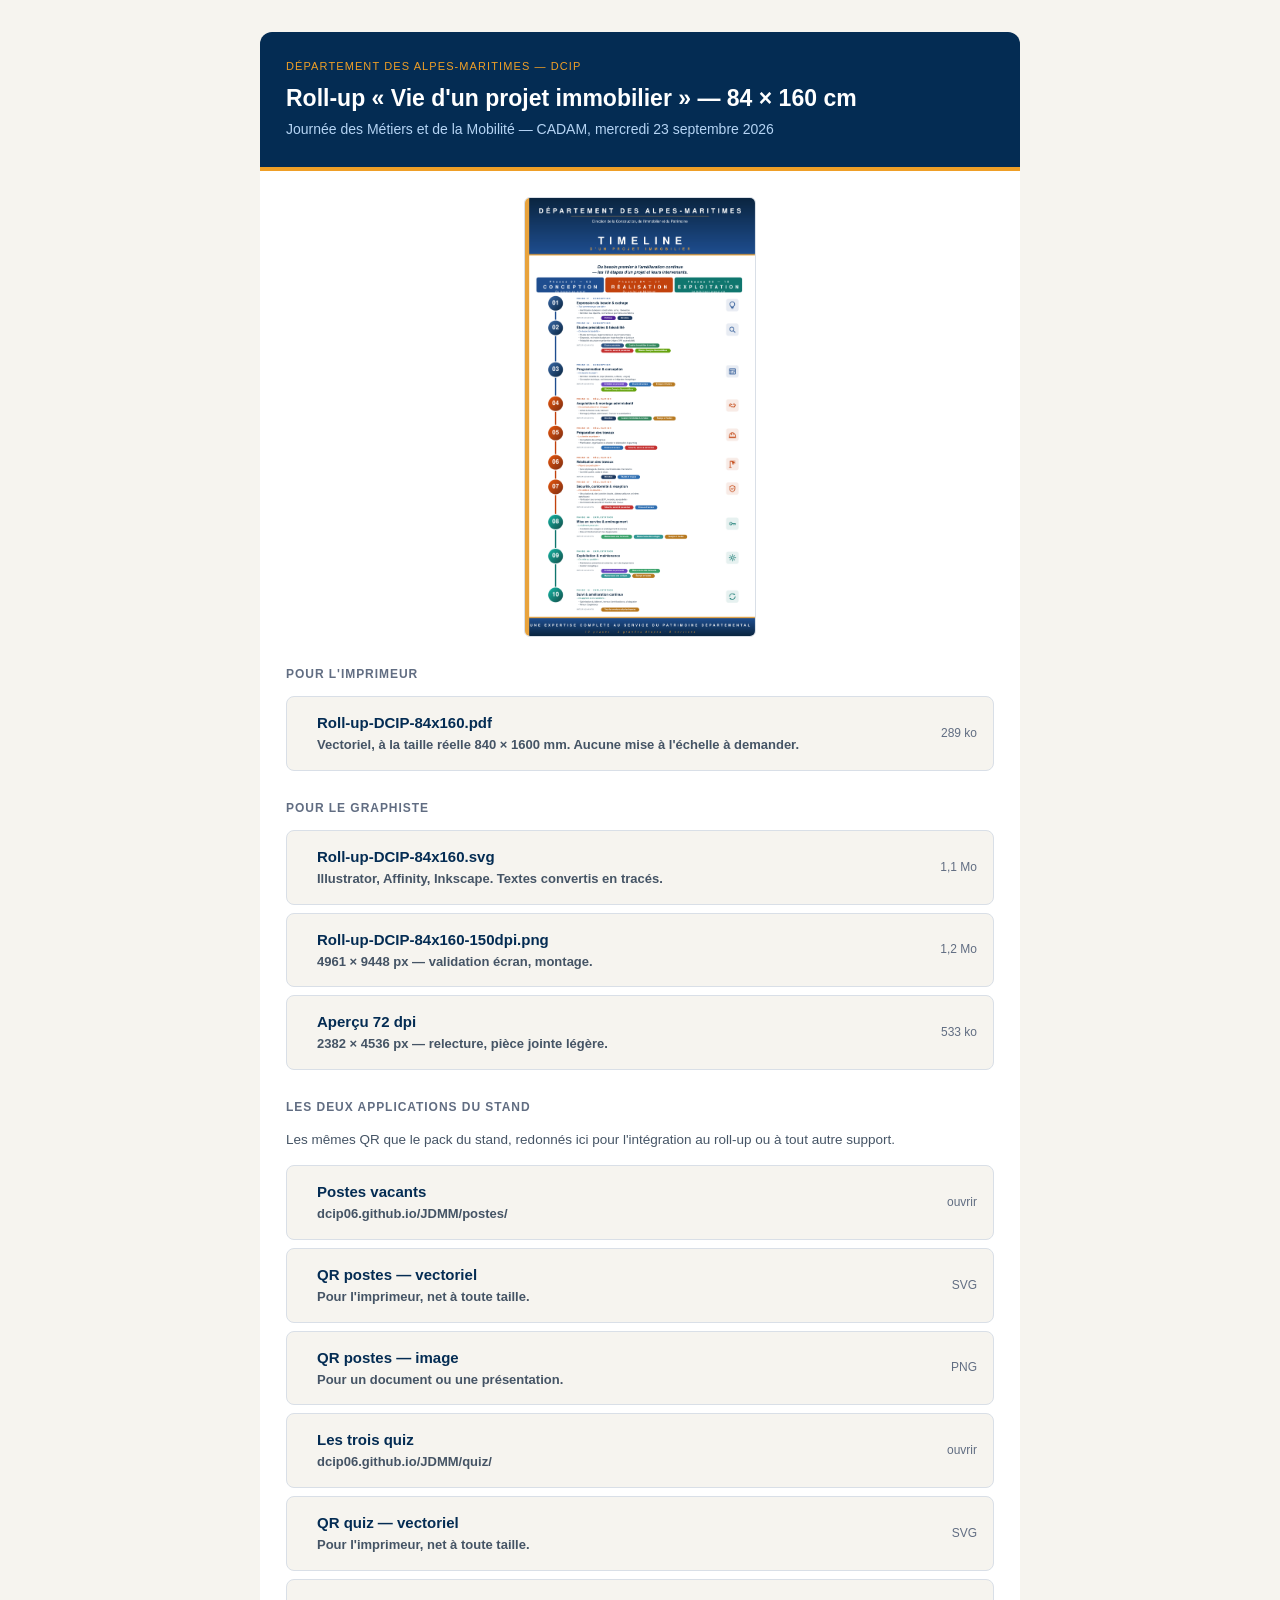
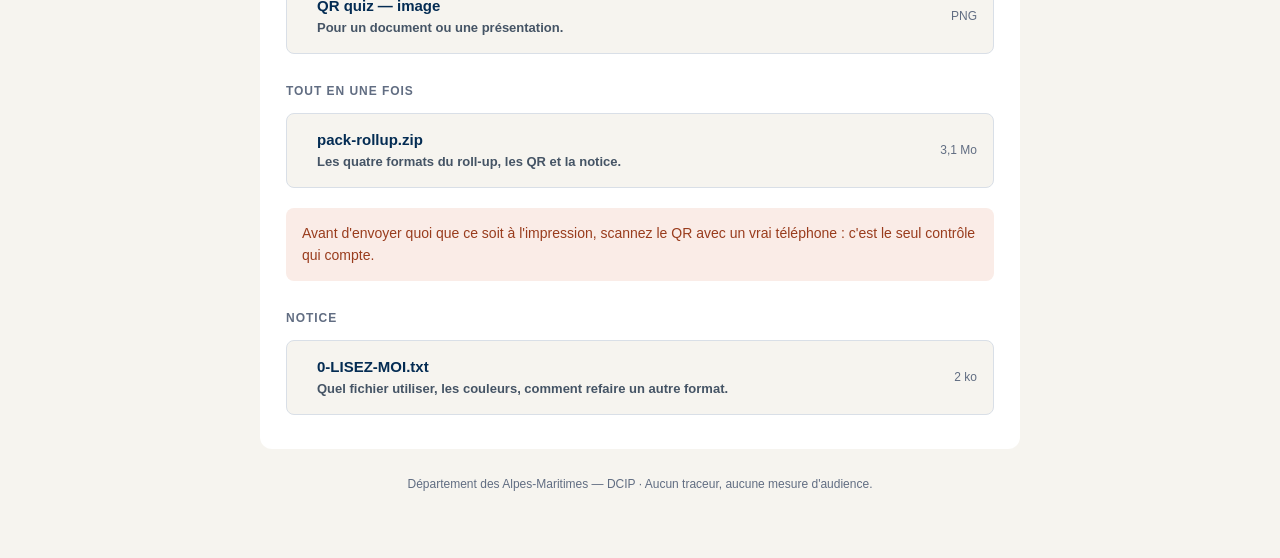
<file: assets/pack-rollup/index.html>
<!doctype html>
<html lang="fr">
<head>
<meta charset="utf-8">
<meta name="viewport" content="width=device-width, initial-scale=1">
<title>Roll-up 84 × 160 — JDMM 2026</title>
<style>
  :root { color-scheme: light; }
  body { margin:0; padding:32px 20px 64px; background:#F6F4EF; color:#042C53;
         font-family:-apple-system,BlinkMacSystemFont,"Segoe UI",Roboto,Helvetica,Arial,sans-serif;
         line-height:1.6; }
  .page { max-width:760px; margin:0 auto; }
  header { background:#042C53; color:#fff; border-radius:12px 12px 0 0;
           border-bottom:4px solid #EF9F27; padding:26px; }
  header p.sur { margin:0; font-size:11px; letter-spacing:.1em; text-transform:uppercase; color:#EF9F27; }
  header h1 { margin:8px 0 0; font-size:23px; line-height:1.25; }
  header p.date { margin:6px 0 0; font-size:14px; color:#B5D4F4; }
  main { background:#fff; border-radius:0 0 12px 12px; padding:26px; }
  h2 { font-size:12px; letter-spacing:.08em; text-transform:uppercase; color:#616D82;
       margin:28px 0 12px; }
  h2:first-child { margin-top:0; }
  a.bloc { display:flex; align-items:center; gap:14px; padding:14px 16px; margin-bottom:8px;
           background:#F6F4EF; border:1px solid #D9DFE7; border-radius:8px;
           text-decoration:none; color:inherit; }
  a.bloc:hover { border-color:#378ADD; background:#E6F1FB; }
  a.bloc strong { display:block; font-size:15px; }
  a.bloc span { display:block; font-size:13px; color:#455465; }
  a.bloc em { margin-left:auto; font-style:normal; font-size:12px; color:#616D82; white-space:nowrap; }
  .avert { padding:14px 16px; background:#FAECE7; border-radius:8px; color:#993C1D;
           font-size:14px; margin:20px 0 0; }
  footer { margin-top:26px; font-size:12px; color:#616D82; text-align:center; }

  .apercu { display:block; width:100%; max-width:230px; margin:0 auto 4px;
            border:1px solid #D9DFE7; border-radius:6px; }
  .note { font-size:13.5px; color:#455465; margin:0 0 14px; }
</style>
</head>
<body>
<div class="page">
<header>
  <p class="sur">Département des Alpes-Maritimes — DCIP</p>
  <h1>Roll-up « Vie d'un projet immobilier » — 84 × 160 cm</h1>
  <p class="date">Journée des Métiers et de la Mobilité — CADAM, mercredi 23 septembre 2026</p>
</header>
<main>

  <img class="apercu" src="Roll-up-DCIP-84x160-apercu-72dpi.png"
       alt="Aperçu du roll-up : bandeau du Département, les trois étapes, les dix phases du projet.">

  <h2>Pour l'imprimeur</h2>
  <a class="bloc" href="Roll-up-DCIP-84x160.pdf">
    <span></span><strong>Roll-up-DCIP-84x160.pdf<span>Vectoriel, à la taille réelle 840 × 1600 mm. Aucune mise à l'échelle à demander.</span></strong>
    <em>289 ko</em></a>

  <h2>Pour le graphiste</h2>
  <a class="bloc" href="Roll-up-DCIP-84x160.svg">
    <span></span><strong>Roll-up-DCIP-84x160.svg<span>Illustrator, Affinity, Inkscape. Textes convertis en tracés.</span></strong>
    <em>1,1 Mo</em></a>
  <a class="bloc" href="Roll-up-DCIP-84x160-150dpi.png">
    <span></span><strong>Roll-up-DCIP-84x160-150dpi.png<span>4961 × 9448 px — validation écran, montage.</span></strong>
    <em>1,2 Mo</em></a>
  <a class="bloc" href="Roll-up-DCIP-84x160-apercu-72dpi.png">
    <span></span><strong>Aperçu 72 dpi<span>2382 × 4536 px — relecture, pièce jointe légère.</span></strong>
    <em>533 ko</em></a>

  <h2>Les deux applications du stand</h2>
  <p class="note">Les mêmes QR que le pack du stand, redonnés ici pour l'intégration au roll-up
     ou à tout autre support.</p>
  <a class="bloc" href="https://dcip06.github.io/JDMM/postes/">
    <span></span><strong>Postes vacants<span>dcip06.github.io/JDMM/postes/</span></strong>
    <em>ouvrir</em></a>
  <a class="bloc" href="QR-postes-vectoriel.svg">
    <span></span><strong>QR postes — vectoriel<span>Pour l'imprimeur, net à toute taille.</span></strong>
    <em>SVG</em></a>
  <a class="bloc" href="QR-postes.png">
    <span></span><strong>QR postes — image<span>Pour un document ou une présentation.</span></strong>
    <em>PNG</em></a>
  <a class="bloc" href="https://dcip06.github.io/JDMM/quiz/">
    <span></span><strong>Les trois quiz<span>dcip06.github.io/JDMM/quiz/</span></strong>
    <em>ouvrir</em></a>
  <a class="bloc" href="QR-quiz-vectoriel.svg">
    <span></span><strong>QR quiz — vectoriel<span>Pour l'imprimeur, net à toute taille.</span></strong>
    <em>SVG</em></a>
  <a class="bloc" href="QR-quiz.png">
    <span></span><strong>QR quiz — image<span>Pour un document ou une présentation.</span></strong>
    <em>PNG</em></a>

  <h2>Tout en une fois</h2>
  <a class="bloc" href="../pack-rollup.zip">
    <span></span><strong>pack-rollup.zip<span>Les quatre formats du roll-up, les QR et la notice.</span></strong>
    <em>3,1 Mo</em></a>

  <div class="avert">Avant d'envoyer quoi que ce soit à l'impression, scannez le QR avec un
    vrai téléphone : c'est le seul contrôle qui compte.</div>

  <h2>Notice</h2>
  <a class="bloc" href="0-LISEZ-MOI.txt">
    <span></span><strong>0-LISEZ-MOI.txt<span>Quel fichier utiliser, les couleurs, comment refaire un autre format.</span></strong>
    <em>2 ko</em></a>

</main>
<footer>Département des Alpes-Maritimes — DCIP · Aucun traceur, aucune mesure d'audience.</footer>
</div>
</body>
</html>
</file>
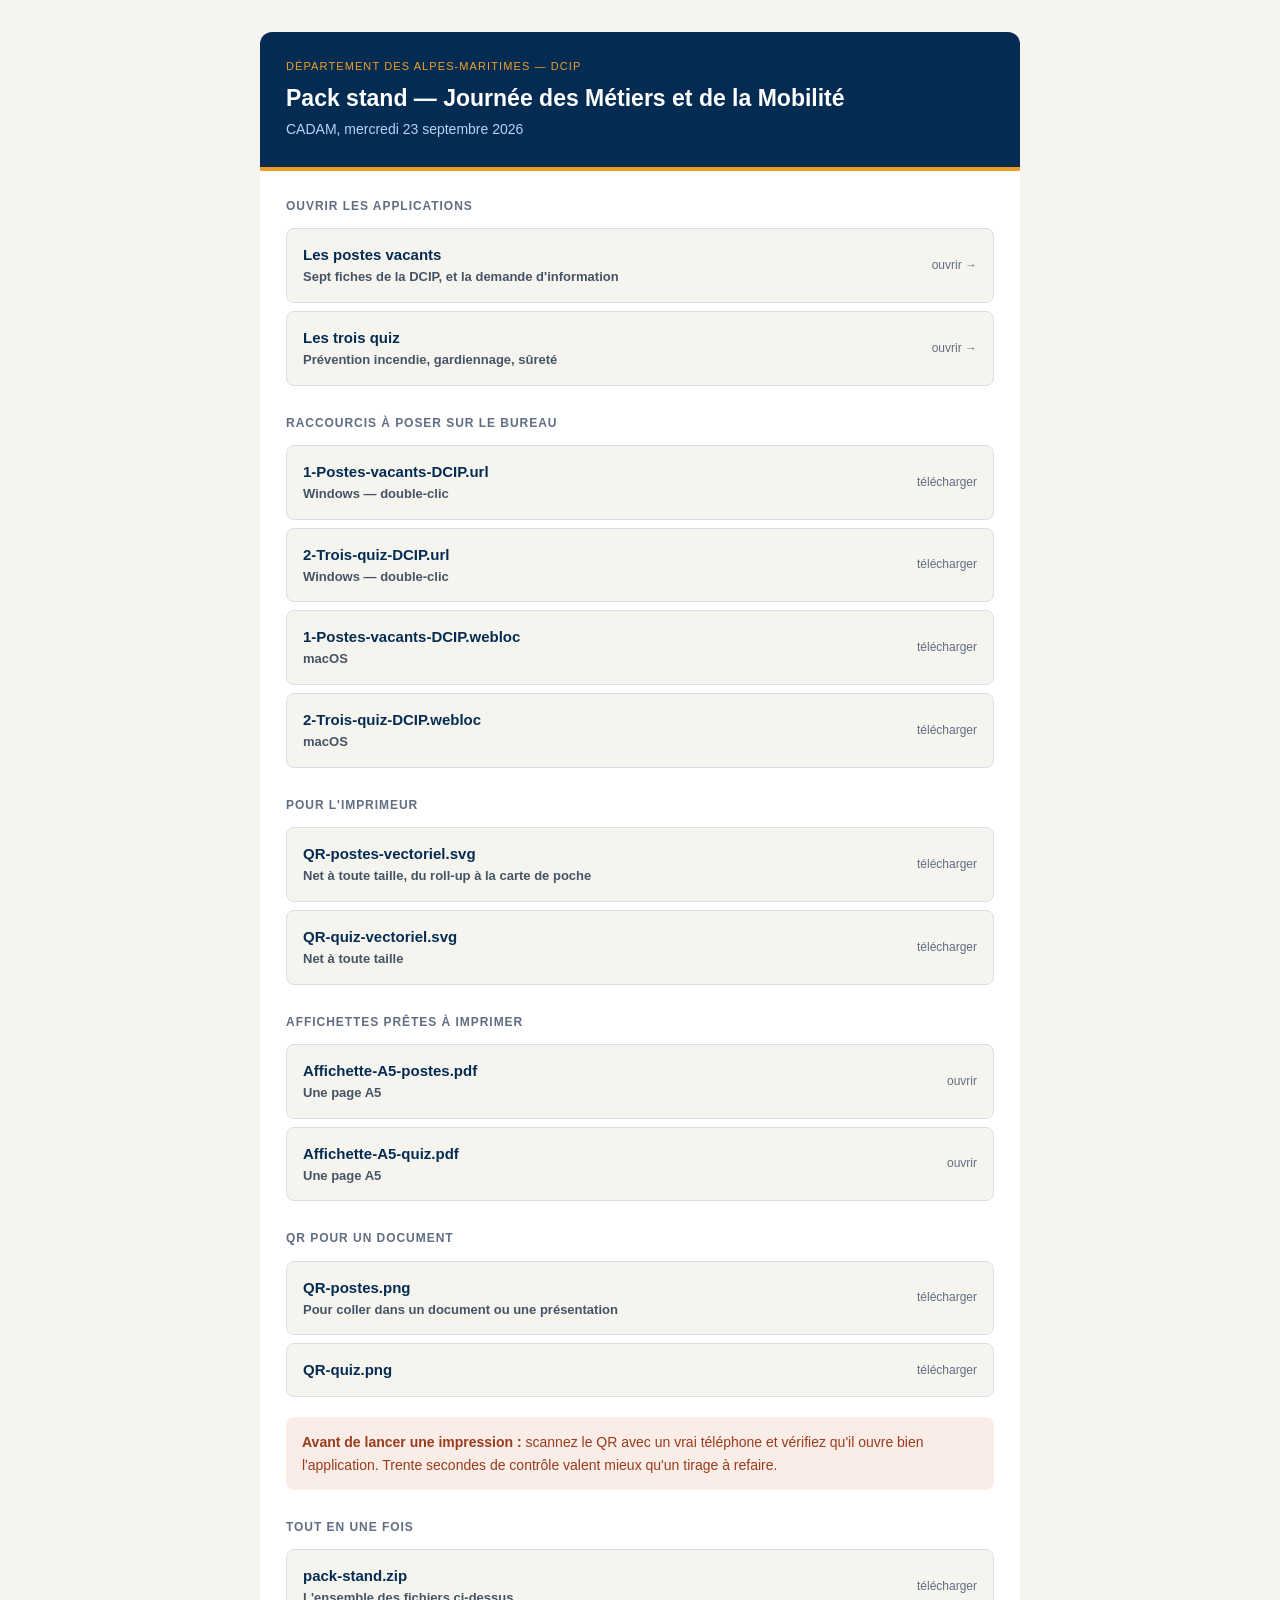
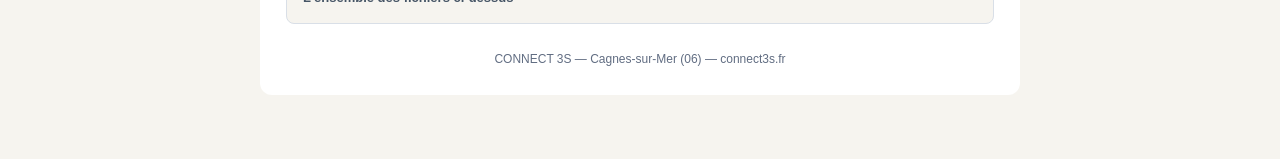
<file: assets/pack-stand/index.html>
<!doctype html>
<html lang="fr">
<head>
<meta charset="utf-8">
<meta name="viewport" content="width=device-width, initial-scale=1">
<title>Pack stand — JDMM 2026</title>
<style>
  :root { color-scheme: light; }
  body { margin:0; padding:32px 20px 64px; background:#F6F4EF; color:#042C53;
         font-family:-apple-system,BlinkMacSystemFont,"Segoe UI",Roboto,Helvetica,Arial,sans-serif;
         line-height:1.6; }
  .page { max-width:760px; margin:0 auto; }
  header { background:#042C53; color:#fff; border-radius:12px 12px 0 0;
           border-bottom:4px solid #EF9F27; padding:26px; }
  header p.sur { margin:0; font-size:11px; letter-spacing:.1em; text-transform:uppercase; color:#EF9F27; }
  header h1 { margin:8px 0 0; font-size:23px; line-height:1.25; }
  header p.date { margin:6px 0 0; font-size:14px; color:#B5D4F4; }
  main { background:#fff; border-radius:0 0 12px 12px; padding:26px; }
  h2 { font-size:12px; letter-spacing:.08em; text-transform:uppercase; color:#616D82;
       margin:28px 0 12px; }
  h2:first-child { margin-top:0; }
  a.bloc { display:flex; align-items:center; gap:14px; padding:14px 16px; margin-bottom:8px;
           background:#F6F4EF; border:1px solid #D9DFE7; border-radius:8px;
           text-decoration:none; color:inherit; }
  a.bloc:hover { border-color:#378ADD; background:#E6F1FB; }
  a.bloc strong { display:block; font-size:15px; }
  a.bloc span { display:block; font-size:13px; color:#455465; }
  a.bloc em { margin-left:auto; font-style:normal; font-size:12px; color:#616D82; white-space:nowrap; }
  .avert { padding:14px 16px; background:#FAECE7; border-radius:8px; color:#993C1D;
           font-size:14px; margin:20px 0 0; }
  footer { margin-top:26px; font-size:12px; color:#616D82; text-align:center; }
</style>
</head>
<body>
<div class="page">
<header>
  <p class="sur">Département des Alpes-Maritimes — DCIP</p>
  <h1>Pack stand — Journée des Métiers et de la Mobilité</h1>
  <p class="date">CADAM, mercredi 23 septembre 2026</p>
</header>
<main>

  <h2>Ouvrir les applications</h2>
  <a class="bloc" href="https://dcip06.github.io/JDMM/postes/">
    <strong>Les postes vacants<span>Sept fiches de la DCIP, et la demande d'information</span></strong>
    <em>ouvrir →</em>
  </a>
  <a class="bloc" href="https://dcip06.github.io/JDMM/quiz/">
    <strong>Les trois quiz<span>Prévention incendie, gardiennage, sûreté</span></strong>
    <em>ouvrir →</em>
  </a>

  <h2>Raccourcis à poser sur le bureau</h2>
  <a class="bloc" href="1-Postes-vacants-DCIP.url" download>
    <strong>1-Postes-vacants-DCIP.url<span>Windows — double-clic</span></strong><em>télécharger</em></a>
  <a class="bloc" href="2-Trois-quiz-DCIP.url" download>
    <strong>2-Trois-quiz-DCIP.url<span>Windows — double-clic</span></strong><em>télécharger</em></a>
  <a class="bloc" href="1-Postes-vacants-DCIP.webloc" download>
    <strong>1-Postes-vacants-DCIP.webloc<span>macOS</span></strong><em>télécharger</em></a>
  <a class="bloc" href="2-Trois-quiz-DCIP.webloc" download>
    <strong>2-Trois-quiz-DCIP.webloc<span>macOS</span></strong><em>télécharger</em></a>

  <h2>Pour l'imprimeur</h2>
  <a class="bloc" href="QR-postes-vectoriel.svg" download>
    <strong>QR-postes-vectoriel.svg<span>Net à toute taille, du roll-up à la carte de poche</span></strong><em>télécharger</em></a>
  <a class="bloc" href="QR-quiz-vectoriel.svg" download>
    <strong>QR-quiz-vectoriel.svg<span>Net à toute taille</span></strong><em>télécharger</em></a>

  <h2>Affichettes prêtes à imprimer</h2>
  <a class="bloc" href="Affichette-A5-postes.pdf">
    <strong>Affichette-A5-postes.pdf<span>Une page A5</span></strong><em>ouvrir</em></a>
  <a class="bloc" href="Affichette-A5-quiz.pdf">
    <strong>Affichette-A5-quiz.pdf<span>Une page A5</span></strong><em>ouvrir</em></a>

  <h2>QR pour un document</h2>
  <a class="bloc" href="QR-postes.png" download>
    <strong>QR-postes.png<span>Pour coller dans un document ou une présentation</span></strong><em>télécharger</em></a>
  <a class="bloc" href="QR-quiz.png" download>
    <strong>QR-quiz.png</strong><em>télécharger</em></a>

  <p class="avert"><strong>Avant de lancer une impression :</strong> scannez le QR avec un vrai
  téléphone et vérifiez qu'il ouvre bien l'application. Trente secondes de contrôle valent
  mieux qu'un tirage à refaire.</p>

  <h2>Tout en une fois</h2>
  <a class="bloc" href="../pack-stand.zip" download>
    <strong>pack-stand.zip<span>L'ensemble des fichiers ci-dessus</span></strong><em>télécharger</em></a>

  <footer>CONNECT 3S — Cagnes-sur-Mer (06) — connect3s.fr</footer>
</main>
</div>
</body>
</html>
</file>
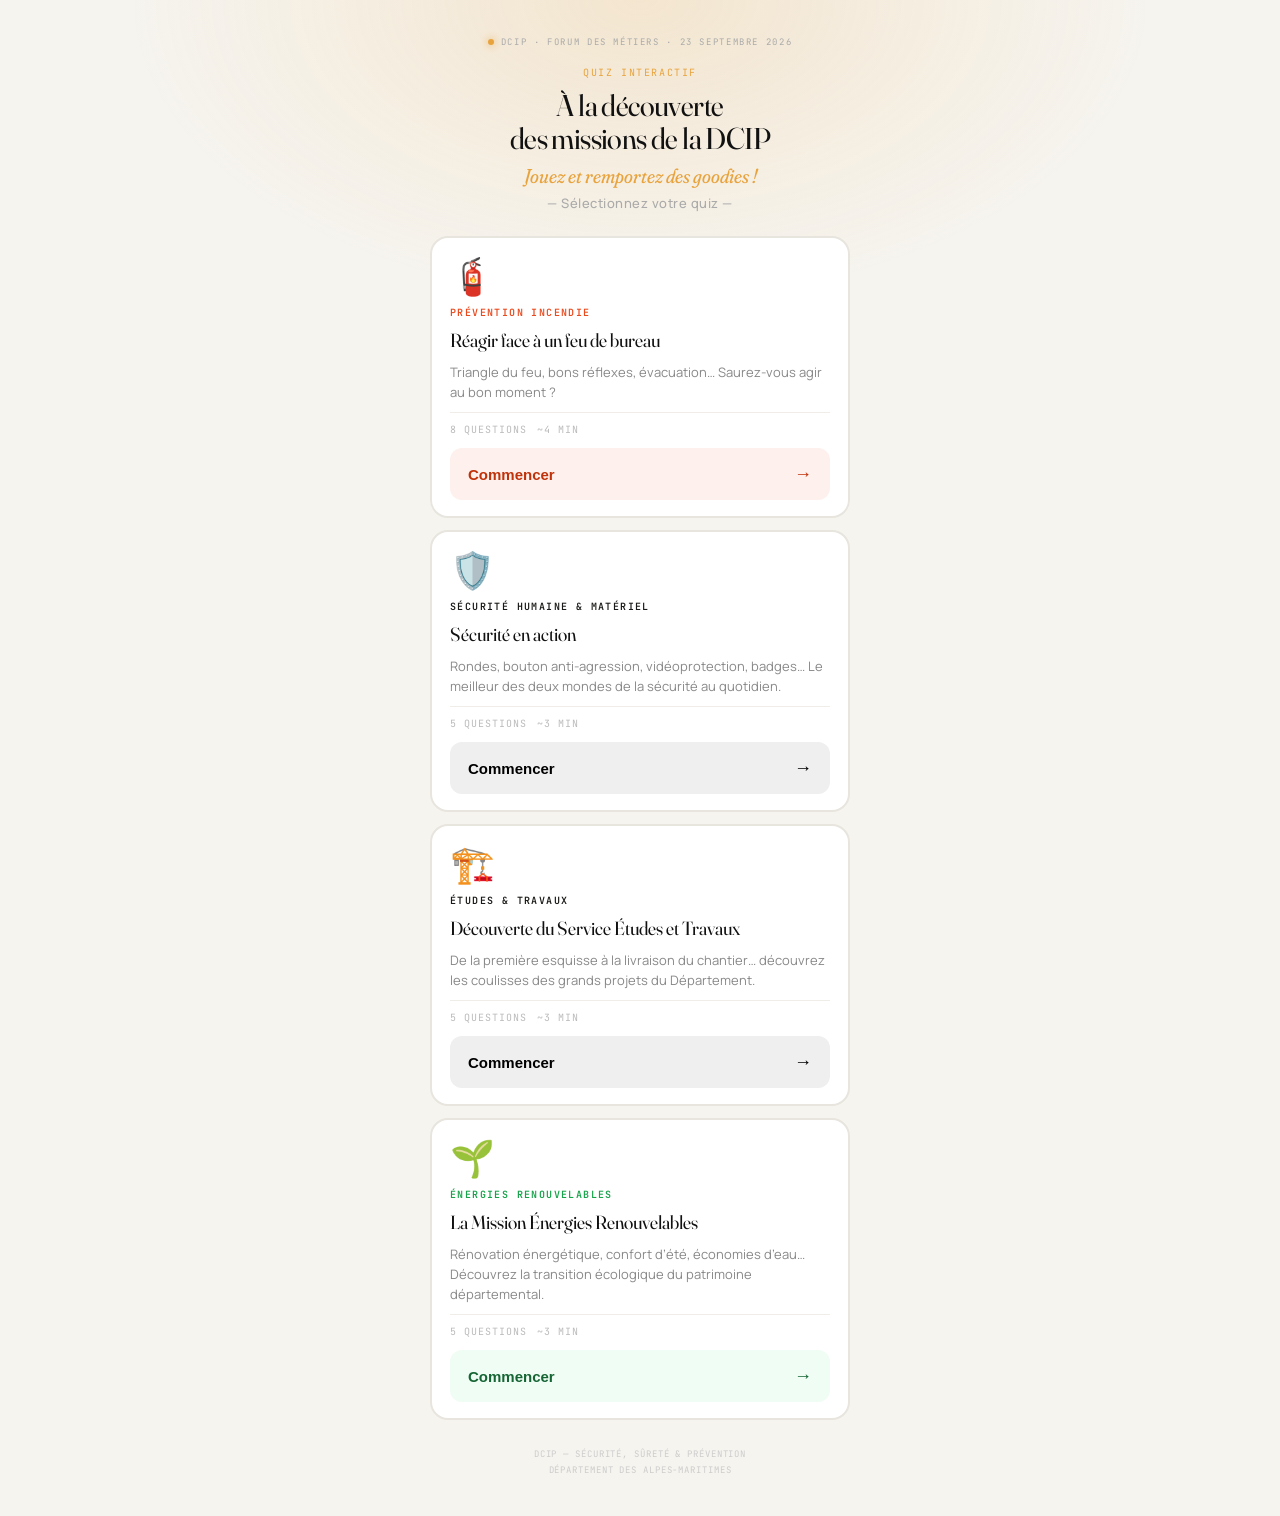
<file: sources/quiz-hub-mobile.html>
<!DOCTYPE html>
<html lang="fr">
<head>
<meta charset="UTF-8"/>
<meta name="viewport" content="width=device-width, initial-scale=1.0">
<title>DCIP &mdash; Quiz S&eacute;curit&eacute; &amp; Pr&eacute;vention</title>
<link rel="preconnect" href="https://fonts.googleapis.com">
<link rel="preconnect" href="https://fonts.gstatic.com" crossorigin>
<link href="https://fonts.googleapis.com/css2?family=Fraunces:ital,opsz,wght@0,9..144,300..900;1,9..144,300..900&family=Manrope:wght@400;500;600;700;800&family=JetBrains+Mono:wght@400;500&display=swap" rel="stylesheet">
<style>






*, *::before, *::after { box-sizing: border-box; margin: 0; padding: 0; }
html, body { min-height: 100%; font-family: 'Manrope', system-ui, sans-serif; -webkit-font-smoothing: antialiased; background: #F6F4EF; color: #1A1A18; }
#hub { min-height:100vh; display:flex; flex-direction:column; align-items:center; justify-content:flex-start; text-align:center; padding:36px 20px 40px; background:radial-gradient(ellipse 80% 40% at 50% 0%,rgba(232,163,61,.18),transparent 50%),#F6F4EF; }
.hub-tag { font-family:'JetBrains Mono',monospace; font-size:9px; letter-spacing:.18em; text-transform:uppercase; color:#aaa; margin-bottom:18px; display:flex; align-items:center; justify-content:center; gap:7px; }
.dot { width:6px; height:6px; background:#E8A33D; border-radius:50%; box-shadow:0 0 8px #E8A33D; display:inline-block; animation:blink 2s ease-in-out infinite; }
@keyframes blink { 0%,100%{opacity:1;} 50%{opacity:.3;} }
.hub-eyebrow { font-family:'JetBrains Mono',monospace; font-size:10px; letter-spacing:.16em; text-transform:uppercase; color:#E8A33D; margin-bottom:10px; }
.hub-title { font-family:'Fraunces',serif; font-size:30px; font-weight:400; line-height:1.1; letter-spacing:-.02em; color:#111; margin-bottom:8px; font-variation-settings:"opsz" 144; }
.hub-play { font-family:'Fraunces',serif; font-size:20px; font-weight:400; font-style:italic; color:#E8A33D; margin-bottom:6px; font-variation-settings:"opsz" 144,"SOFT" 80; }
.hub-select { font-size:13px; color:#aaa; margin-bottom:24px; font-weight:500; letter-spacing:.04em; }
.quiz-grid { display:flex; flex-direction:column; gap:12px; width:100%; max-width:420px; margin-bottom:28px; }
.quiz-card { background:#fff; border-radius:18px; border:2px solid #E8E5DF; padding:20px 18px 16px; cursor:pointer; text-align:left; display:flex; flex-direction:column; gap:10px; -webkit-tap-highlight-color:transparent; transition:transform .15s; }
.quiz-card:active { transform:scale(.98); }
.card-feu:active  .card-btn { background:#E94B1F; color:#fff; }
.card-gard:active .card-btn { background:#3B82F6; color:#fff; }
.card-surt:active .card-btn { background:#3D6FE8; color:#fff; }
@media (orientation:landscape) and (max-height:500px) { #hub{padding:20px 16px 24px;} .quiz-grid{display:grid;grid-template-columns:1fr 1fr;gap:10px;max-width:600px;} .hub-title{font-size:22px;} .hub-play{font-size:16px;} .hub-select{margin-bottom:16px;} .quiz-card{flex-direction:row;align-items:center;gap:14px;padding:14px 16px;} .card-ico{font-size:28px;margin:0;flex-shrink:0;} .card-desc{display:none;} .card-meta{display:none;} }
.card-ico { font-size:36px; line-height:1; display:block; margin-bottom:2px; }
.card-cat { font-family:'JetBrains Mono',monospace; font-size:10px; letter-spacing:.14em; text-transform:uppercase; font-weight:600; }
.card-feu .card-cat{color:#E94B1F;} .card-gard .card-cat{color:#3B82F6;} .card-surt .card-cat{color:#3D6FE8;}
.card-title { font-family:'Fraunces',serif; font-weight:400; font-size:19px; line-height:1.2; color:#111; font-variation-settings:"opsz" 144; }
.card-desc { font-size:13px; color:#888; line-height:1.55; flex:1; }
.card-meta { display:flex; gap:10px; padding-top:10px; border-top:1.5px solid #F0EDE8; }
.card-meta span { font-family:'JetBrains Mono',monospace; font-size:10px; letter-spacing:.1em; text-transform:uppercase; color:#bbb; }
.card-btn { display:flex; align-items:center; justify-content:space-between; font-size:15px; font-weight:700; padding:14px 18px; min-height:52px; border-radius:12px; border:none; cursor:pointer; width:100%; transition:all .15s; margin-top:2px; }
.card-feu  .card-btn{background:#FEF0EC;color:#C0320A;} .card-gard .card-btn{background:#EFF6FF;color:#1D4ED8;} .card-surt .card-btn{background:#EEF2FF;color:#3730A3;}
.card-btn .arr { font-size:18px; }
.hub-foot { font-family:'JetBrains Mono',monospace; font-size:9px; letter-spacing:.1em; text-transform:uppercase; color:#ccc; max-width:420px; width:100%; display:flex; flex-direction:column; align-items:center; gap:4px; text-align:center; }
.qz-panel { display:none; position:fixed; inset:0; z-index:50; overflow-y:auto; -webkit-overflow-scrolling:touch; background:#F6F4EF; }
.qz-panel.on { display:block; }
.qz-back { position:fixed; top:12px; left:12px; z-index:999; display:inline-flex; align-items:center; gap:6px; font-family:'Manrope',sans-serif; font-size:12px; font-weight:700; color:#1A1A18; background:#FFFFFF; border:1px solid #E8E5DF; padding:10px 16px; min-height:44px; cursor:pointer; border-radius:6px; transition:all .2s; -webkit-tap-highlight-color:transparent; box-shadow:0 2px 8px rgba(0,0,0,.08); }
.qz-back:active { color:#fff; background:rgba(255,255,255,.15); }
#qz-feu, #qz-gard, #qz-surt { min-height:100%; position:relative; }






#qz-feu {
  min-height: 100%;
  position: relative;
}
#qz-feu {
    --bg:        #0F0E0C;
    --bg-2:     #16140F;
    --surface:   #1A1814;
    --surface-2: #221E18;
    --line:      #2C2820;
    --text:      #F4EFE6;
    --text-mute: #A89F90;
    --text-soft: #6E665B;
    --flame:     #E94B1F;
    --flame-2:  #FF6B35;
    --amber:    #F4C95D;
    --green:    #5BBF7A;
    --red:      #D9534F;
    --shadow: 0 30px 80px -20px rgba(0,0,0,.6), 0 8px 24px -8px rgba(0,0,0,.4);
  }

  

  #qz-feu * { box-sizing: border-box; margin: 0; padding: 0; }

  #qz-feu, #qz-feu {
    background: var(--bg);
    color: var(--text);
    font-family: 'Manrope', system-ui, sans-serif;
    font-weight: 400;
    line-height: 1.55;
    -webkit-font-smoothing: antialiased;
    -moz-osx-font-smoothing: grayscale;
    min-height: 100vh;
  }

  #qz-feu {
    background: var(--bg);
    background-attachment: fixed;
    position: relative;
    overflow-x: hidden;
  }

  #qz-feu /* Subtle grain texture */
  #qz-feu::before {
    content: '';
    position: fixed;
    inset: 0;
    pointer-events: none;
    z-index: 1;
    opacity: .35;
    mix-blend-mode: overlay;
    background-image: url("data:image/svg+xml;utf8,<svg xmlns='http://www.w3.org/2000/svg' width='200' height='200'><filter id='n'><feTurbulence type='fractalNoise' baseFrequency='0.9' numOctaves='2' stitchTiles='stitch'/><feColorMatrix values='0 0 0 0 0 0 0 0 0 0 0 0 0 0 0 0 0 0 .5 0'/></filter><rect width='100%25' height='100%25' filter='url(%23n)'/></svg>");
  }

  #qz-feu .container {
    max-width: 760px;
    margin: 0 auto;
    padding: clamp(20px, 4vw, 48px) clamp(16px, 4vw, 32px) 80px;
    position: relative;
    z-index: 2;
  }

  #qz-feu /* ---------- HEADER ---------- */
  .brand-row {
    display: flex;
    align-items: center;
    justify-content: space-between;
    margin-bottom: clamp(40px, 8vw, 72px);
    font-family: 'JetBrains Mono', monospace;
    font-size: 11px;
    letter-spacing: .12em;
    text-transform: uppercase;
    color: var(--text-soft);
  }
  #qz-feu .brand-row .dot {
    display: inline-block;
    width: 6px; height: 6px;
    background: var(--flame);
    border-radius: 50%;
    margin-right: 8px;
    box-shadow: 0 0 12px var(--flame);
    animation: pulse 1.8s ease-in-out infinite;
  }
  @keyframes pulse {
    0%, 100% { opacity: 1; transform: scale(1); }
    50% { opacity: .5; transform: scale(.85); }
  }

  #qz-feu /* ---------- INTRO ---------- */
  .intro {
    text-align: left;
    margin-bottom: 56px;
  }
  #qz-feu .intro .eyebrow {
    font-family: 'JetBrains Mono', monospace;
    font-size: 12px;
    letter-spacing: .18em;
    text-transform: uppercase;
    color: var(--flame);
    margin-bottom: 24px;
    display: flex;
    align-items: center;
    gap: 12px;
  }
  #qz-feu .intro .eyebrow::after {
    content: '';
    flex: 1;
    height: 1px;
    background: linear-gradient(90deg, var(--flame), transparent);
    max-width: 120px;
  }

  #qz-feu .intro h1 {
    font-family: 'Fraunces', serif;
    font-weight: 400;
    font-size: clamp(36px, 7vw, 64px);
    line-height: 1.02;
    letter-spacing: -.02em;
    margin-bottom: 28px;
    font-variation-settings: "opsz" 144, "SOFT" 50;
  }
  #qz-feu .intro h1 em {
    font-style: italic;
    color: var(--flame);
    font-variation-settings: "opsz" 144, "SOFT" 100;
  }

  #qz-feu .intro p.lead {
    font-size: clamp(16px, 2.2vw, 19px);
    color: var(--text-mute);
    max-width: 580px;
    margin-bottom: 36px;
  }

  #qz-feu .meta-grid {
    display: grid;
    grid-template-columns: repeat(auto-fit, minmax(140px, 1fr));
    gap: 1px;
    background: var(--line);
    border: 1px solid var(--line);
    margin-bottom: 48px;
  }
  #qz-feu .meta-grid > div {
    background: var(--bg);
    padding: 18px 20px;
  }
  #qz-feu .meta-grid .label {
    font-family: 'JetBrains Mono', monospace;
    font-size: 10px;
    letter-spacing: .14em;
    text-transform: uppercase;
    color: var(--text-soft);
    margin-bottom: 6px;
  }
  #qz-feu .meta-grid .value {
    font-family: 'Fraunces', serif;
    font-size: 20px;
    color: var(--text);
    font-weight: 500;
  }

  #qz-feu .btn {
    display: inline-flex;
    align-items: center;
    gap: 12px;
    padding: 18px 32px;
    background: var(--flame);
    color: #fff;
    border: none;
    font-family: 'Manrope', sans-serif;
    font-size: 15px;
    font-weight: 600;
    letter-spacing: .02em;
    cursor: pointer;
    transition: all .25s cubic-bezier(.2,.7,.2,1);
    text-decoration: none;
  }
  #qz-feu .btn:hover {
    background: var(--flame-2);
    transform: translateY(-2px);
    box-shadow: 0 20px 40px -10px rgba(233, 75, 31, .5);
  }
  #qz-feu .btn .arrow {
    transition: transform .3s ease;
  }
  #qz-feu .btn:hover .arrow {
    transform: translateX(4px);
  }
  #qz-feu .btn.secondary {
    background: transparent;
    color: var(--text);
    border: 1px solid var(--line);
  }
  #qz-feu .btn.secondary:hover {
    background: var(--surface);
    border-color: var(--flame);
    box-shadow: none;
  }

  #qz-feu /* ---------- QUIZ ---------- */
  .quiz-header {
    display: flex;
    justify-content: space-between;
    align-items: center;
    margin-bottom: 32px;
    font-family: 'JetBrains Mono', monospace;
    font-size: 11px;
    letter-spacing: .14em;
    text-transform: uppercase;
    color: var(--text-soft);
  }
  #qz-feu .quiz-header .counter {
    color: var(--text);
  }
  #qz-feu .quiz-header .counter strong {
    color: var(--flame);
    font-weight: 700;
  }

  #qz-feu .progress {
    height: 2px;
    background: var(--line);
    margin-bottom: 56px;
    overflow: hidden;
  }
  #qz-feu .progress-bar {
    height: 100%;
    background: linear-gradient(90deg, var(--flame), var(--amber));
    width: 0%;
    transition: width .5s cubic-bezier(.2,.7,.2,1);
  }

  #qz-feu .category {
    font-family: 'JetBrains Mono', monospace;
    font-size: 11px;
    letter-spacing: .18em;
    text-transform: uppercase;
    color: var(--amber);
    margin-bottom: 20px;
  }

  #qz-feu .question {
    font-family: 'Fraunces', serif;
    font-weight: 400;
    font-size: clamp(24px, 4.5vw, 36px);
    line-height: 1.15;
    letter-spacing: -.01em;
    margin-bottom: 40px;
    font-variation-settings: "opsz" 144, "SOFT" 30;
  }

  #qz-feu .options {
    display: flex;
    flex-direction: column;
    gap: 10px;
    margin-bottom: 32px;
  }

  #qz-feu .option {
    display: flex;
    align-items: flex-start;
    gap: 16px;
    padding: 18px 22px;
    background: var(--surface);
    border: 1px solid var(--line);
    cursor: pointer;
    transition: all .2s ease;
    text-align: left;
    color: var(--text);
    font-family: inherit;
    font-size: 16px;
    line-height: 1.45;
    width: 100%;
  }
  #qz-feu .option:hover:not(:disabled) {
    border-color: var(--flame);
    background: var(--surface-2);
    transform: translateX(4px);
  }
  #qz-feu .option:disabled {
    cursor: default;
  }
  #qz-feu .option .marker {
    flex-shrink: 0;
    width: 24px; height: 24px;
    border: 1px solid var(--line);
    border-radius: 50%;
    display: flex;
    align-items: center;
    justify-content: center;
    font-family: 'JetBrains Mono', monospace;
    font-size: 11px;
    color: var(--text-mute);
    transition: all .2s ease;
    margin-top: 1px;
  }
  #qz-feu .option:hover:not(:disabled) .marker {
    border-color: var(--flame);
    color: var(--flame);
  }
  #qz-feu .option.correct {
    border-color: var(--green);
    background: rgba(91, 191, 122, .08);
  }
  #qz-feu .option.correct .marker {
    background: var(--green);
    border-color: var(--green);
    color: #0F0E0C;
  }
  #qz-feu .option.wrong {
    border-color: var(--red);
    background: rgba(217, 83, 79, .08);
  }
  #qz-feu .option.wrong .marker {
    background: var(--red);
    border-color: var(--red);
    color: #fff;
  }

  #qz-feu .feedback {
    border-left: 2px solid var(--flame);
    padding: 16px 0 16px 20px;
    margin-bottom: 36px;
    opacity: 0;
    max-height: 0;
    overflow: hidden;
    transition: opacity .4s ease, max-height .4s ease, padding .4s ease, margin .4s ease;
  }
  #qz-feu .feedback.show {
    opacity: 1;
    max-height: 600px;
    padding: 16px 0 16px 20px;
    margin-bottom: 36px;
  }
  #qz-feu .feedback .feedback-label {
    font-family: 'JetBrains Mono', monospace;
    font-size: 11px;
    letter-spacing: .14em;
    text-transform: uppercase;
    color: var(--flame);
    margin-bottom: 10px;
  }
  #qz-feu .feedback p {
    color: var(--text-mute);
    font-size: 15px;
    line-height: 1.6;
  }
  #qz-feu .feedback p strong {
    color: var(--text);
    font-weight: 600;
  }

  #qz-feu .nav-row {
    display: flex;
    justify-content: flex-end;
    gap: 12px;
  }

  #qz-feu /* ---------- RESULTS ---------- */
  .results {
    text-align: left;
  }
  #qz-feu .results .score-eyebrow {
    font-family: 'JetBrains Mono', monospace;
    font-size: 12px;
    letter-spacing: .18em;
    text-transform: uppercase;
    color: var(--flame);
    margin-bottom: 24px;
  }
  #qz-feu .score-big {
    font-family: 'Fraunces', serif;
    font-size: clamp(80px, 18vw, 160px);
    line-height: .9;
    letter-spacing: -.04em;
    margin-bottom: 8px;
    font-variation-settings: "opsz" 144;
    color: var(--text);
  }
  #qz-feu .score-big .total {
    color: var(--text-soft);
    font-size: .5em;
  }
  #qz-feu .verdict {
    font-family: 'Fraunces', serif;
    font-size: clamp(22px, 3.5vw, 32px);
    line-height: 1.2;
    margin-bottom: 24px;
    font-style: italic;
    color: var(--amber);
  }
  #qz-feu .verdict-text {
    color: var(--text-mute);
    font-size: 17px;
    max-width: 580px;
    margin-bottom: 48px;
  }

  #qz-feu .breakdown {
    border-top: 1px solid var(--line);
    padding-top: 32px;
    margin-bottom: 40px;
  }
  #qz-feu .breakdown h3 {
    font-family: 'JetBrains Mono', monospace;
    font-size: 11px;
    letter-spacing: .18em;
    text-transform: uppercase;
    color: var(--text-soft);
    margin-bottom: 20px;
    font-weight: 500;
  }
  #qz-feu .breakdown-item {
    display: flex;
    align-items: baseline;
    gap: 16px;
    padding: 14px 0;
    border-bottom: 1px solid var(--line);
    font-size: 15px;
  }
  #qz-feu .breakdown-item:last-child { border-bottom: none; }
  #qz-feu .breakdown-item .num {
    font-family: 'JetBrains Mono', monospace;
    font-size: 12px;
    color: var(--text-soft);
    width: 24px;
    flex-shrink: 0;
  }
  #qz-feu .breakdown-item .label {
    flex: 1;
    color: var(--text);
  }
  #qz-feu .breakdown-item .status {
    font-family: 'JetBrains Mono', monospace;
    font-size: 11px;
    letter-spacing: .1em;
    text-transform: uppercase;
  }
  #qz-feu .breakdown-item .status.ok { color: var(--green); }
  #qz-feu .breakdown-item .status.ko { color: var(--red); }

  #qz-feu .footer-note {
    border-top: 1px solid var(--line);
    margin-top: 80px;
    padding-top: 24px;
    font-family: 'JetBrains Mono', monospace;
    font-size: 10px;
    letter-spacing: .14em;
    text-transform: uppercase;
    color: var(--text-soft);
    display: flex;
    justify-content: space-between;
    flex-wrap: wrap;
    gap: 12px;
  }

  #qz-feu /* ---------- ANIMATIONS ---------- */
  .fade-in {
    animation: fadeIn .5s cubic-bezier(.2,.7,.2,1) both;
  }
  @keyframes fadeIn {
    from { opacity: 0; transform: translateY(12px); }
    to { opacity: 1; transform: translateY(0); }
  }

  #qz-feu .hidden { display: none !important; }

  #qz-feu /* ---------- RESPONSIVE ---------- */
  @media (max-width: 540px) {
    .nav-row { flex-direction: column-reverse; }
    #qz-feu .nav-row .btn { width: 100%; justify-content: center; }
    #qz-feu .meta-grid { grid-template-columns: 1fr 1fr; }
    #qz-feu .brand-row { font-size: 10px; }
  }






#qz-feu {
  --bg:        #F6F4EF;
  --bg-2:      #F6F4EF;
  --surface:   #FFFFFF;
  --surface-2: #FBFAF7;
  --line:      #E8E5DF;
  --text:      #1A1A18;
  --text-mute: #6E665B;
  --text-soft: #948C7E;
}
#qz-feu { background: transparent; }

#qz-secu {
  min-height: 100%;
  position: relative;
}
#qz-secu {
    --bg:        #0A0D14;
    --bg-2:      #0F1320;
    --surface:   #141824;
    --surface-2: #1A2030;
    --line:      #222840;
    --text:      #E8EDF8;
    --text-mute: #8A96B0;
    --text-soft: #505870;
    --accent:    #3D6FE8;
    --accent-2:  #6090F8;
    --gold:      #F4C95D;
    --green:     #5BBF7A;
    --red:       #D9534F;
    --shadow: 0 30px 80px -20px rgba(0,0,0,.6), 0 8px 24px -8px rgba(0,0,0,.4);
  }

  

  #qz-secu * { box-sizing: border-box; margin: 0; padding: 0; }

  #qz-secu, #qz-secu {
    background: var(--bg);
    color: var(--text);
    font-family: 'Manrope', system-ui, sans-serif;
    font-weight: 400;
    line-height: 1.55;
    -webkit-font-smoothing: antialiased;
    -moz-osx-font-smoothing: grayscale;
    min-height: 100vh;
  }

  #qz-secu {
    background: var(--bg);
    background-attachment: fixed;
    position: relative;
    overflow-x: hidden;
  }

  #qz-secu::before {
    content: '';
    position: fixed;
    inset: 0;
    pointer-events: none;
    z-index: 1;
    opacity: .35;
    mix-blend-mode: overlay;
    background-image: url("data:image/svg+xml;utf8,<svg xmlns='http://www.w3.org/2000/svg' width='200' height='200'><filter id='n'><feTurbulence type='fractalNoise' baseFrequency='0.9' numOctaves='2' stitchTiles='stitch'/><feColorMatrix values='0 0 0 0 0 0 0 0 0 0 0 0 0 0 0 0 0 0 .5 0'/></filter><rect width='100%25' height='100%25' filter='url(%23n)'/></svg>");
  }

  #qz-secu .container {
    max-width: 760px;
    margin: 0 auto;
    padding: clamp(20px, 4vw, 48px) clamp(16px, 4vw, 32px) 80px;
    position: relative;
    z-index: 2;
  }

  #qz-secu /* ---------- HEADER ---------- */
  .brand-row {
    display: flex;
    align-items: center;
    justify-content: space-between;
    margin-bottom: clamp(40px, 8vw, 72px);
    font-family: 'JetBrains Mono', monospace;
    font-size: 11px;
    letter-spacing: .12em;
    text-transform: uppercase;
    color: var(--text-soft);
  }
  #qz-secu .brand-row .dot {
    display: inline-block;
    width: 6px; height: 6px;
    background: var(--accent);
    border-radius: 50%;
    margin-right: 8px;
    box-shadow: 0 0 12px var(--accent);
    animation: pulse 1.8s ease-in-out infinite;
  }
  @keyframes pulse {
    0%, 100% { opacity: 1; transform: scale(1); }
    50% { opacity: .5; transform: scale(.85); }
  }

  #qz-secu /* ---------- INTRO ---------- */
  .intro { text-align: left; margin-bottom: 56px; }
  #qz-secu .intro .eyebrow {
    font-family: 'JetBrains Mono', monospace;
    font-size: 12px;
    letter-spacing: .18em;
    text-transform: uppercase;
    color: var(--accent);
    margin-bottom: 24px;
    display: flex;
    align-items: center;
    gap: 12px;
  }
  #qz-secu .intro .eyebrow::after {
    content: '';
    flex: 1;
    height: 1px;
    background: linear-gradient(90deg, var(--accent), transparent);
    max-width: 120px;
  }
  #qz-secu .intro h1 {
    font-family: 'Fraunces', serif;
    font-weight: 400;
    font-size: clamp(36px, 7vw, 64px);
    line-height: 1.02;
    letter-spacing: -.02em;
    margin-bottom: 28px;
    font-variation-settings: "opsz" 144, "SOFT" 50;
  }
  #qz-secu .intro h1 em {
    font-style: italic;
    color: var(--accent-2);
    font-variation-settings: "opsz" 144, "SOFT" 100;
  }
  #qz-secu .intro p.lead {
    font-size: clamp(16px, 2.2vw, 19px);
    color: var(--text-mute);
    max-width: 580px;
    margin-bottom: 36px;
  }

  #qz-secu .meta-grid {
    display: grid;
    grid-template-columns: repeat(auto-fit, minmax(140px, 1fr));
    gap: 1px;
    background: var(--line);
    border: 1px solid var(--line);
    margin-bottom: 48px;
  }
  #qz-secu .meta-grid > div { background: var(--bg); padding: 18px 20px; }
  #qz-secu .meta-grid .label {
    font-family: 'JetBrains Mono', monospace;
    font-size: 10px;
    letter-spacing: .14em;
    text-transform: uppercase;
    color: var(--text-soft);
    margin-bottom: 6px;
  }
  #qz-secu .meta-grid .value {
    font-family: 'Fraunces', serif;
    font-size: 20px;
    color: var(--text);
    font-weight: 500;
  }

  #qz-secu .btn {
    display: inline-flex;
    align-items: center;
    gap: 12px;
    padding: 18px 32px;
    background: var(--accent);
    color: #fff;
    border: none;
    font-family: 'Manrope', sans-serif;
    font-size: 15px;
    font-weight: 600;
    letter-spacing: .02em;
    cursor: pointer;
    transition: all .25s cubic-bezier(.2,.7,.2,1);
  }
  #qz-secu .btn:hover {
    background: var(--accent-2);
    transform: translateY(-2px);
    box-shadow: 0 20px 40px -10px rgba(61, 111, 232, .5);
  }
  #qz-secu .btn .arrow { transition: transform .3s ease; }
  #qz-secu .btn:hover .arrow { transform: translateX(4px); }
  #qz-secu .btn.secondary {
    background: transparent;
    color: var(--text);
    border: 1px solid var(--line);
  }
  #qz-secu .btn.secondary:hover {
    background: var(--surface);
    border-color: var(--accent);
    box-shadow: none;
  }

  #qz-secu /* ---------- QUIZ ---------- */
  .quiz-header {
    display: flex;
    justify-content: space-between;
    align-items: center;
    margin-bottom: 32px;
    font-family: 'JetBrains Mono', monospace;
    font-size: 11px;
    letter-spacing: .14em;
    text-transform: uppercase;
    color: var(--text-soft);
  }
  #qz-secu .quiz-header .counter { color: var(--text); }
  #qz-secu .quiz-header .counter strong { color: var(--accent); font-weight: 700; }

  #qz-secu .progress {
    height: 2px;
    background: var(--line);
    margin-bottom: 56px;
    overflow: hidden;
  }
  #qz-secu .progress-bar {
    height: 100%;
    background: linear-gradient(90deg, var(--accent), var(--gold));
    width: 0%;
    transition: width .5s cubic-bezier(.2,.7,.2,1);
  }

  #qz-secu .category {
    font-family: 'JetBrains Mono', monospace;
    font-size: 11px;
    letter-spacing: .18em;
    text-transform: uppercase;
    color: var(--gold);
    margin-bottom: 20px;
  }

  #qz-secu .question {
    font-family: 'Fraunces', serif;
    font-weight: 400;
    font-size: clamp(24px, 4.5vw, 36px);
    line-height: 1.15;
    letter-spacing: -.01em;
    margin-bottom: 40px;
    font-variation-settings: "opsz" 144, "SOFT" 30;
  }

  #qz-secu .options {
    display: flex;
    flex-direction: column;
    gap: 10px;
    margin-bottom: 32px;
  }

  #qz-secu .option {
    display: flex;
    align-items: flex-start;
    gap: 16px;
    padding: 18px 22px;
    background: var(--surface);
    border: 1px solid var(--line);
    cursor: pointer;
    transition: all .2s ease;
    text-align: left;
    color: var(--text);
    font-family: inherit;
    font-size: 16px;
    line-height: 1.45;
    width: 100%;
  }
  #qz-secu .option:hover:not(:disabled) {
    border-color: var(--accent);
    background: var(--surface-2);
    transform: translateX(4px);
  }
  #qz-secu .option:disabled { cursor: default; }
  #qz-secu .option .marker {
    flex-shrink: 0;
    width: 24px; height: 24px;
    border: 1px solid var(--line);
    border-radius: 50%;
    display: flex;
    align-items: center;
    justify-content: center;
    font-family: 'JetBrains Mono', monospace;
    font-size: 11px;
    color: var(--text-mute);
    transition: all .2s ease;
    margin-top: 1px;
  }
  #qz-secu .option:hover:not(:disabled) .marker { border-color: var(--accent); color: var(--accent); }
  #qz-secu .option.correct { border-color: var(--green); background: rgba(91, 191, 122, .08); }
  #qz-secu .option.correct .marker { background: var(--green); border-color: var(--green); color: #0A0D14; }
  #qz-secu .option.wrong { border-color: var(--red); background: rgba(217, 83, 79, .08); }
  #qz-secu .option.wrong .marker { background: var(--red); border-color: var(--red); color: #fff; }

  #qz-secu .feedback {
    border-left: 2px solid var(--accent);
    padding: 16px 0 16px 20px;
    margin-bottom: 36px;
    opacity: 0;
    max-height: 0;
    overflow: hidden;
    transition: opacity .4s ease, max-height .4s ease, padding .4s ease, margin .4s ease;
  }
  #qz-secu .feedback.show { opacity: 1; max-height: 600px; padding: 16px 0 16px 20px; margin-bottom: 36px; }
  #qz-secu .feedback .feedback-label {
    font-family: 'JetBrains Mono', monospace;
    font-size: 11px;
    letter-spacing: .14em;
    text-transform: uppercase;
    color: var(--accent);
    margin-bottom: 10px;
  }
  #qz-secu .feedback p { color: var(--text-mute); font-size: 15px; line-height: 1.6; }
  #qz-secu .feedback p strong { color: var(--text); font-weight: 600; }

  #qz-secu .nav-row { display: flex; justify-content: flex-end; gap: 12px; }

  #qz-secu /* ---------- RESULTS ---------- */
  .results { text-align: left; }
  #qz-secu .results .score-eyebrow {
    font-family: 'JetBrains Mono', monospace;
    font-size: 12px;
    letter-spacing: .18em;
    text-transform: uppercase;
    color: var(--accent);
    margin-bottom: 24px;
  }
  #qz-secu .score-big {
    font-family: 'Fraunces', serif;
    font-size: clamp(80px, 18vw, 160px);
    line-height: .9;
    letter-spacing: -.04em;
    margin-bottom: 8px;
    font-variation-settings: "opsz" 144;
    color: var(--text);
  }
  #qz-secu .score-big .total { color: var(--text-soft); font-size: .5em; }
  #qz-secu .verdict {
    font-family: 'Fraunces', serif;
    font-size: clamp(22px, 3.5vw, 32px);
    line-height: 1.2;
    margin-bottom: 24px;
    font-style: italic;
    color: var(--gold);
  }
  #qz-secu .verdict-text { color: var(--text-mute); font-size: 17px; max-width: 580px; margin-bottom: 48px; }

  #qz-secu .breakdown { border-top: 1px solid var(--line); padding-top: 32px; margin-bottom: 40px; }
  #qz-secu .breakdown h3 {
    font-family: 'JetBrains Mono', monospace;
    font-size: 11px;
    letter-spacing: .18em;
    text-transform: uppercase;
    color: var(--text-soft);
    margin-bottom: 20px;
    font-weight: 500;
  }
  #qz-secu .breakdown-item {
    display: flex;
    align-items: baseline;
    gap: 16px;
    padding: 14px 0;
    border-bottom: 1px solid var(--line);
    font-size: 15px;
  }
  #qz-secu .breakdown-item:last-child { border-bottom: none; }
  #qz-secu .breakdown-item .num { font-family: 'JetBrains Mono', monospace; font-size: 12px; color: var(--text-soft); width: 24px; flex-shrink: 0; }
  #qz-secu .breakdown-item .label { flex: 1; color: var(--text); }
  #qz-secu .breakdown-item .status { font-family: 'JetBrains Mono', monospace; font-size: 11px; letter-spacing: .1em; text-transform: uppercase; }
  #qz-secu .breakdown-item .status.ok { color: var(--green); }
  #qz-secu .breakdown-item .status.ko { color: var(--red); }

  #qz-secu .footer-note {
    border-top: 1px solid var(--line);
    margin-top: 80px;
    padding-top: 24px;
    font-family: 'JetBrains Mono', monospace;
    font-size: 10px;
    letter-spacing: .14em;
    text-transform: uppercase;
    color: var(--text-soft);
    display: flex;
    justify-content: space-between;
    flex-wrap: wrap;
    gap: 12px;
  }

  #qz-secu .fade-in { animation: fadeIn .5s cubic-bezier(.2,.7,.2,1) both; }
  @keyframes fadeIn {
    from { opacity: 0; transform: translateY(12px); }
    to { opacity: 1; transform: translateY(0); }
  }
  #qz-secu .hidden { display: none !important; }

  @media (max-width: 540px) {
    #qz-secu .nav-row { flex-direction: column-reverse; }
    #qz-secu .nav-row .btn { width: 100%; justify-content: center; }
    #qz-secu .meta-grid { grid-template-columns: 1fr 1fr; }
    #qz-secu .brand-row { font-size: 10px; }
  }

#qz-secu {
  --bg:        #F6F4EF;
  --bg-2:      #F6F4EF;
  --surface:   #FFFFFF;
  --surface-2: #FBFAF7;
  --line:      #E8E5DF;
  --text:      #1A1A18;
  --text-mute: #505870;
  --text-soft: #8A96B0;
}
#qz-secu { background: transparent; }

#qz-etu {
  min-height: 100%;
  position: relative;
}
#qz-etu {
    --bg:        #0A0D14;
    --bg-2:      #0F1320;
    --surface:   #141824;
    --surface-2: #1A2030;
    --line:      #222840;
    --text:      #E8EDF8;
    --text-mute: #8A96B0;
    --text-soft: #505870;
    --accent:    #0F766E;
    --accent-2:  #14B8A6;
    --gold:      #F4C95D;
    --green:     #5BBF7A;
    --red:       #D9534F;
    --shadow: 0 30px 80px -20px rgba(0,0,0,.6), 0 8px 24px -8px rgba(0,0,0,.4);
  }

  

  #qz-etu * { box-sizing: border-box; margin: 0; padding: 0; }

  #qz-etu, #qz-etu {
    background: var(--bg);
    color: var(--text);
    font-family: 'Manrope', system-ui, sans-serif;
    font-weight: 400;
    line-height: 1.55;
    -webkit-font-smoothing: antialiased;
    -moz-osx-font-smoothing: grayscale;
    min-height: 100vh;
  }

  #qz-etu {
    background: var(--bg);
    background-attachment: fixed;
    position: relative;
    overflow-x: hidden;
  }

  #qz-etu::before {
    content: '';
    position: fixed;
    inset: 0;
    pointer-events: none;
    z-index: 1;
    opacity: .35;
    mix-blend-mode: overlay;
    background-image: url("data:image/svg+xml;utf8,<svg xmlns='http://www.w3.org/2000/svg' width='200' height='200'><filter id='n'><feTurbulence type='fractalNoise' baseFrequency='0.9' numOctaves='2' stitchTiles='stitch'/><feColorMatrix values='0 0 0 0 0 0 0 0 0 0 0 0 0 0 0 0 0 0 .5 0'/></filter><rect width='100%25' height='100%25' filter='url(%23n)'/></svg>");
  }

  #qz-etu .container {
    max-width: 760px;
    margin: 0 auto;
    padding: clamp(20px, 4vw, 48px) clamp(16px, 4vw, 32px) 80px;
    position: relative;
    z-index: 2;
  }

  #qz-etu /* ---------- HEADER ---------- */
  .brand-row {
    display: flex;
    align-items: center;
    justify-content: space-between;
    margin-bottom: clamp(40px, 8vw, 72px);
    font-family: 'JetBrains Mono', monospace;
    font-size: 11px;
    letter-spacing: .12em;
    text-transform: uppercase;
    color: var(--text-soft);
  }
  #qz-etu .brand-row .dot {
    display: inline-block;
    width: 6px; height: 6px;
    background: var(--accent);
    border-radius: 50%;
    margin-right: 8px;
    box-shadow: 0 0 12px var(--accent);
    animation: pulse 1.8s ease-in-out infinite;
  }
  @keyframes pulse {
    0%, 100% { opacity: 1; transform: scale(1); }
    50% { opacity: .5; transform: scale(.85); }
  }

  #qz-etu /* ---------- INTRO ---------- */
  .intro { text-align: left; margin-bottom: 56px; }
  #qz-etu .intro .eyebrow {
    font-family: 'JetBrains Mono', monospace;
    font-size: 12px;
    letter-spacing: .18em;
    text-transform: uppercase;
    color: var(--accent);
    margin-bottom: 24px;
    display: flex;
    align-items: center;
    gap: 12px;
  }
  #qz-etu .intro .eyebrow::after {
    content: '';
    flex: 1;
    height: 1px;
    background: linear-gradient(90deg, var(--accent), transparent);
    max-width: 120px;
  }
  #qz-etu .intro h1 {
    font-family: 'Fraunces', serif;
    font-weight: 400;
    font-size: clamp(36px, 7vw, 64px);
    line-height: 1.02;
    letter-spacing: -.02em;
    margin-bottom: 28px;
    font-variation-settings: "opsz" 144, "SOFT" 50;
  }
  #qz-etu .intro h1 em {
    font-style: italic;
    color: var(--accent-2);
    font-variation-settings: "opsz" 144, "SOFT" 100;
  }
  #qz-etu .intro p.lead {
    font-size: clamp(16px, 2.2vw, 19px);
    color: var(--text-mute);
    max-width: 580px;
    margin-bottom: 36px;
  }

  #qz-etu .meta-grid {
    display: grid;
    grid-template-columns: repeat(auto-fit, minmax(140px, 1fr));
    gap: 1px;
    background: var(--line);
    border: 1px solid var(--line);
    margin-bottom: 48px;
  }
  #qz-etu .meta-grid > div { background: var(--bg); padding: 18px 20px; }
  #qz-etu .meta-grid .label {
    font-family: 'JetBrains Mono', monospace;
    font-size: 10px;
    letter-spacing: .14em;
    text-transform: uppercase;
    color: var(--text-soft);
    margin-bottom: 6px;
  }
  #qz-etu .meta-grid .value {
    font-family: 'Fraunces', serif;
    font-size: 20px;
    color: var(--text);
    font-weight: 500;
  }

  #qz-etu .btn {
    display: inline-flex;
    align-items: center;
    gap: 12px;
    padding: 18px 32px;
    background: var(--accent);
    color: #fff;
    border: none;
    font-family: 'Manrope', sans-serif;
    font-size: 15px;
    font-weight: 600;
    letter-spacing: .02em;
    cursor: pointer;
    transition: all .25s cubic-bezier(.2,.7,.2,1);
  }
  #qz-etu .btn:hover {
    background: var(--accent-2);
    transform: translateY(-2px);
    box-shadow: 0 20px 40px -10px rgba(61, 111, 232, .5);
  }
  #qz-etu .btn .arrow { transition: transform .3s ease; }
  #qz-etu .btn:hover .arrow { transform: translateX(4px); }
  #qz-etu .btn.secondary {
    background: transparent;
    color: var(--text);
    border: 1px solid var(--line);
  }
  #qz-etu .btn.secondary:hover {
    background: var(--surface);
    border-color: var(--accent);
    box-shadow: none;
  }

  #qz-etu /* ---------- QUIZ ---------- */
  .quiz-header {
    display: flex;
    justify-content: space-between;
    align-items: center;
    margin-bottom: 32px;
    font-family: 'JetBrains Mono', monospace;
    font-size: 11px;
    letter-spacing: .14em;
    text-transform: uppercase;
    color: var(--text-soft);
  }
  #qz-etu .quiz-header .counter { color: var(--text); }
  #qz-etu .quiz-header .counter strong { color: var(--accent); font-weight: 700; }

  #qz-etu .progress {
    height: 2px;
    background: var(--line);
    margin-bottom: 56px;
    overflow: hidden;
  }
  #qz-etu .progress-bar {
    height: 100%;
    background: linear-gradient(90deg, var(--accent), var(--gold));
    width: 0%;
    transition: width .5s cubic-bezier(.2,.7,.2,1);
  }

  #qz-etu .category {
    font-family: 'JetBrains Mono', monospace;
    font-size: 11px;
    letter-spacing: .18em;
    text-transform: uppercase;
    color: var(--gold);
    margin-bottom: 20px;
  }

  #qz-etu .question {
    font-family: 'Fraunces', serif;
    font-weight: 400;
    font-size: clamp(24px, 4.5vw, 36px);
    line-height: 1.15;
    letter-spacing: -.01em;
    margin-bottom: 40px;
    font-variation-settings: "opsz" 144, "SOFT" 30;
  }

  #qz-etu .options {
    display: flex;
    flex-direction: column;
    gap: 10px;
    margin-bottom: 32px;
  }

  #qz-etu .option {
    display: flex;
    align-items: flex-start;
    gap: 16px;
    padding: 18px 22px;
    background: var(--surface);
    border: 1px solid var(--line);
    cursor: pointer;
    transition: all .2s ease;
    text-align: left;
    color: var(--text);
    font-family: inherit;
    font-size: 16px;
    line-height: 1.45;
    width: 100%;
  }
  #qz-etu .option:hover:not(:disabled) {
    border-color: var(--accent);
    background: var(--surface-2);
    transform: translateX(4px);
  }
  #qz-etu .option:disabled { cursor: default; }
  #qz-etu .option .marker {
    flex-shrink: 0;
    width: 24px; height: 24px;
    border: 1px solid var(--line);
    border-radius: 50%;
    display: flex;
    align-items: center;
    justify-content: center;
    font-family: 'JetBrains Mono', monospace;
    font-size: 11px;
    color: var(--text-mute);
    transition: all .2s ease;
    margin-top: 1px;
  }
  #qz-etu .option:hover:not(:disabled) .marker { border-color: var(--accent); color: var(--accent); }
  #qz-etu .option.correct { border-color: var(--green); background: rgba(91, 191, 122, .08); }
  #qz-etu .option.correct .marker { background: var(--green); border-color: var(--green); color: #0A0D14; }
  #qz-etu .option.wrong { border-color: var(--red); background: rgba(217, 83, 79, .08); }
  #qz-etu .option.wrong .marker { background: var(--red); border-color: var(--red); color: #fff; }

  #qz-etu .feedback {
    border-left: 2px solid var(--accent);
    padding: 16px 0 16px 20px;
    margin-bottom: 36px;
    opacity: 0;
    max-height: 0;
    overflow: hidden;
    transition: opacity .4s ease, max-height .4s ease, padding .4s ease, margin .4s ease;
  }
  #qz-etu .feedback.show { opacity: 1; max-height: 600px; padding: 16px 0 16px 20px; margin-bottom: 36px; }
  #qz-etu .feedback .feedback-label {
    font-family: 'JetBrains Mono', monospace;
    font-size: 11px;
    letter-spacing: .14em;
    text-transform: uppercase;
    color: var(--accent);
    margin-bottom: 10px;
  }
  #qz-etu .feedback p { color: var(--text-mute); font-size: 15px; line-height: 1.6; }
  #qz-etu .feedback p strong { color: var(--text); font-weight: 600; }

  #qz-etu .nav-row { display: flex; justify-content: flex-end; gap: 12px; }

  #qz-etu /* ---------- RESULTS ---------- */
  .results { text-align: left; }
  #qz-etu .results .score-eyebrow {
    font-family: 'JetBrains Mono', monospace;
    font-size: 12px;
    letter-spacing: .18em;
    text-transform: uppercase;
    color: var(--accent);
    margin-bottom: 24px;
  }
  #qz-etu .score-big {
    font-family: 'Fraunces', serif;
    font-size: clamp(80px, 18vw, 160px);
    line-height: .9;
    letter-spacing: -.04em;
    margin-bottom: 8px;
    font-variation-settings: "opsz" 144;
    color: var(--text);
  }
  #qz-etu .score-big .total { color: var(--text-soft); font-size: .5em; }
  #qz-etu .verdict {
    font-family: 'Fraunces', serif;
    font-size: clamp(22px, 3.5vw, 32px);
    line-height: 1.2;
    margin-bottom: 24px;
    font-style: italic;
    color: var(--gold);
  }
  #qz-etu .verdict-text { color: var(--text-mute); font-size: 17px; max-width: 580px; margin-bottom: 48px; }

  #qz-etu .breakdown { border-top: 1px solid var(--line); padding-top: 32px; margin-bottom: 40px; }
  #qz-etu .breakdown h3 {
    font-family: 'JetBrains Mono', monospace;
    font-size: 11px;
    letter-spacing: .18em;
    text-transform: uppercase;
    color: var(--text-soft);
    margin-bottom: 20px;
    font-weight: 500;
  }
  #qz-etu .breakdown-item {
    display: flex;
    align-items: baseline;
    gap: 16px;
    padding: 14px 0;
    border-bottom: 1px solid var(--line);
    font-size: 15px;
  }
  #qz-etu .breakdown-item:last-child { border-bottom: none; }
  #qz-etu .breakdown-item .num { font-family: 'JetBrains Mono', monospace; font-size: 12px; color: var(--text-soft); width: 24px; flex-shrink: 0; }
  #qz-etu .breakdown-item .label { flex: 1; color: var(--text); }
  #qz-etu .breakdown-item .status { font-family: 'JetBrains Mono', monospace; font-size: 11px; letter-spacing: .1em; text-transform: uppercase; }
  #qz-etu .breakdown-item .status.ok { color: var(--green); }
  #qz-etu .breakdown-item .status.ko { color: var(--red); }

  #qz-etu .footer-note {
    border-top: 1px solid var(--line);
    margin-top: 80px;
    padding-top: 24px;
    font-family: 'JetBrains Mono', monospace;
    font-size: 10px;
    letter-spacing: .14em;
    text-transform: uppercase;
    color: var(--text-soft);
    display: flex;
    justify-content: space-between;
    flex-wrap: wrap;
    gap: 12px;
  }

  #qz-etu .fade-in { animation: fadeIn .5s cubic-bezier(.2,.7,.2,1) both; }
  @keyframes fadeIn {
    from { opacity: 0; transform: translateY(12px); }
    to { opacity: 1; transform: translateY(0); }
  }
  #qz-etu .hidden { display: none !important; }

  @media (max-width: 540px) {
    #qz-etu .nav-row { flex-direction: column-reverse; }
    #qz-etu .nav-row .btn { width: 100%; justify-content: center; }
    #qz-etu .meta-grid { grid-template-columns: 1fr 1fr; }
    #qz-etu .brand-row { font-size: 10px; }
  }

#qz-etu {
  --bg:        #F6F4EF;
  --bg-2:      #F6F4EF;
  --surface:   #FFFFFF;
  --surface-2: #FBFAF7;
  --line:      #E8E5DF;
  --text:      #1A1A18;
  --text-mute: #6E665B;
  --text-soft: #948C7E;
}
#qz-etu { background: transparent; }


#qz-feu, #qz-secu, #qz-etu, #qz-ener {
  background: #F6F4EF !important;
}


#qz-feu, #qz-secu, #qz-etu, #qz-ener {
  --bg:        #F6F4EF !important;
  --bg-2:      #F6F4EF !important;
  --surface:   #FFFFFF !important;
  --surface-2: #FBFAF7 !important;
  --line:      #E8E5DF !important;
  --text:      #1A1A18 !important;
}


.goodie-msg {
  font-family: 'Fraunces', serif;
  font-weight: 600;
  font-size: clamp(20px, 3.2vw, 30px);
  line-height: 1.3;
  padding: 20px 24px;
  border-radius: 14px;
  margin: 8px 0 32px;
  text-align: left;
}
.goodie-msg.win {
  background: rgba(91, 191, 122, .12);
  border: 1.5px solid rgba(91, 191, 122, .4);
  color: #1a7a3e;
}
.goodie-msg.retry {
  background: rgba(244, 201, 93, .15);
  border: 1.5px solid rgba(244, 201, 93, .5);
  color: #8a6a12;
}
.goodie-msg .emoji { margin-right: 8px; }

#qz-ener {
  min-height: 100%;
  position: relative;
}
#qz-ener {
    --bg:        #0A0D14;
    --bg-2:      #0F1320;
    --surface:   #141824;
    --surface-2: #1A2030;
    --line:      #222840;
    --text:      #E8EDF8;
    --text-mute: #8A96B0;
    --text-soft: #505870;
    --accent:    #16A34A;
    --accent-2:  #4ADE80;
    --gold:      #F4C95D;
    --green:     #5BBF7A;
    --red:       #D9534F;
    --shadow: 0 30px 80px -20px rgba(0,0,0,.6), 0 8px 24px -8px rgba(0,0,0,.4);
  }

  

  #qz-ener * { box-sizing: border-box; margin: 0; padding: 0; }

  #qz-ener, #qz-ener {
    background: var(--bg);
    color: var(--text);
    font-family: 'Manrope', system-ui, sans-serif;
    font-weight: 400;
    line-height: 1.55;
    -webkit-font-smoothing: antialiased;
    -moz-osx-font-smoothing: grayscale;
    min-height: 100vh;
  }

  #qz-ener {
    background:
      var(--bg);
    background-attachment: fixed;
    position: relative;
    overflow-x: hidden;
  }

  #qz-ener::before {
    content: '';
    position: fixed;
    inset: 0;
    pointer-events: none;
    z-index: 1;
    opacity: .35;
    mix-blend-mode: overlay;
    background-image: url("data:image/svg+xml;utf8,<svg xmlns='http://www.w3.org/2000/svg' width='200' height='200'><filter id='n'><feTurbulence type='fractalNoise' baseFrequency='0.9' numOctaves='2' stitchTiles='stitch'/><feColorMatrix values='0 0 0 0 0 0 0 0 0 0 0 0 0 0 0 0 0 0 .5 0'/></filter><rect width='100%25' height='100%25' filter='url(%23n)'/></svg>");
  }

  #qz-ener .container {
    max-width: 760px;
    margin: 0 auto;
    padding: clamp(20px, 4vw, 48px) clamp(16px, 4vw, 32px) 80px;
    position: relative;
    z-index: 2;
  }

  #qz-ener /* ---------- HEADER ---------- */
  .brand-row {
    display: flex;
    align-items: center;
    justify-content: space-between;
    margin-bottom: clamp(40px, 8vw, 72px);
    font-family: 'JetBrains Mono', monospace;
    font-size: 11px;
    letter-spacing: .12em;
    text-transform: uppercase;
    color: var(--text-soft);
  }
  #qz-ener .brand-row .dot {
    display: inline-block;
    width: 6px; height: 6px;
    background: var(--accent);
    border-radius: 50%;
    margin-right: 8px;
    box-shadow: 0 0 12px var(--accent);
    animation: pulse 1.8s ease-in-out infinite;
  }
  @keyframes pulse {
    0%, 100% { opacity: 1; transform: scale(1); }
    50% { opacity: .5; transform: scale(.85); }
  }

  #qz-ener /* ---------- INTRO ---------- */
  .intro { text-align: left; margin-bottom: 56px; }
  #qz-ener .intro .eyebrow {
    font-family: 'JetBrains Mono', monospace;
    font-size: 12px;
    letter-spacing: .18em;
    text-transform: uppercase;
    color: var(--accent);
    margin-bottom: 24px;
    display: flex;
    align-items: center;
    gap: 12px;
  }
  #qz-ener .intro .eyebrow::after {
    content: '';
    flex: 1;
    height: 1px;
    background: linear-gradient(90deg, var(--accent), transparent);
    max-width: 120px;
  }
  #qz-ener .intro h1 {
    font-family: 'Fraunces', serif;
    font-weight: 400;
    font-size: clamp(36px, 7vw, 64px);
    line-height: 1.02;
    letter-spacing: -.02em;
    margin-bottom: 28px;
    font-variation-settings: "opsz" 144, "SOFT" 50;
  }
  #qz-ener .intro h1 em {
    font-style: italic;
    color: var(--accent-2);
    font-variation-settings: "opsz" 144, "SOFT" 100;
  }
  #qz-ener .intro p.lead {
    font-size: clamp(16px, 2.2vw, 19px);
    color: var(--text-mute);
    max-width: 580px;
    margin-bottom: 36px;
  }

  #qz-ener .meta-grid {
    display: grid;
    grid-template-columns: repeat(auto-fit, minmax(140px, 1fr));
    gap: 1px;
    background: var(--line);
    border: 1px solid var(--line);
    margin-bottom: 48px;
  }
  #qz-ener .meta-grid > div { background: var(--bg); padding: 18px 20px; }
  #qz-ener .meta-grid .label {
    font-family: 'JetBrains Mono', monospace;
    font-size: 10px;
    letter-spacing: .14em;
    text-transform: uppercase;
    color: var(--text-soft);
    margin-bottom: 6px;
  }
  #qz-ener .meta-grid .value {
    font-family: 'Fraunces', serif;
    font-size: 20px;
    color: var(--text);
    font-weight: 500;
  }

  #qz-ener .btn {
    display: inline-flex;
    align-items: center;
    gap: 12px;
    padding: 18px 32px;
    background: var(--accent);
    color: #fff;
    border: none;
    font-family: 'Manrope', sans-serif;
    font-size: 15px;
    font-weight: 600;
    letter-spacing: .02em;
    cursor: pointer;
    transition: all .25s cubic-bezier(.2,.7,.2,1);
  }
  #qz-ener .btn:hover {
    background: var(--accent-2);
    transform: translateY(-2px);
    box-shadow: 0 20px 40px -10px rgba(61, 111, 232, .5);
  }
  #qz-ener .btn .arrow { transition: transform .3s ease; }
  #qz-ener .btn:hover .arrow { transform: translateX(4px); }
  #qz-ener .btn.secondary {
    background: transparent;
    color: var(--text);
    border: 1px solid var(--line);
  }
  #qz-ener .btn.secondary:hover {
    background: var(--surface);
    border-color: var(--accent);
    box-shadow: none;
  }

  #qz-ener /* ---------- QUIZ ---------- */
  .quiz-header {
    display: flex;
    justify-content: space-between;
    align-items: center;
    margin-bottom: 32px;
    font-family: 'JetBrains Mono', monospace;
    font-size: 11px;
    letter-spacing: .14em;
    text-transform: uppercase;
    color: var(--text-soft);
  }
  #qz-ener .quiz-header .counter { color: var(--text); }
  #qz-ener .quiz-header .counter strong { color: var(--accent); font-weight: 700; }

  #qz-ener .progress {
    height: 2px;
    background: var(--line);
    margin-bottom: 56px;
    overflow: hidden;
  }
  #qz-ener .progress-bar {
    height: 100%;
    background: linear-gradient(90deg, var(--accent), var(--gold));
    width: 0%;
    transition: width .5s cubic-bezier(.2,.7,.2,1);
  }

  #qz-ener .category {
    font-family: 'JetBrains Mono', monospace;
    font-size: 11px;
    letter-spacing: .18em;
    text-transform: uppercase;
    color: var(--gold);
    margin-bottom: 20px;
  }

  #qz-ener .question {
    font-family: 'Fraunces', serif;
    font-weight: 400;
    font-size: clamp(24px, 4.5vw, 36px);
    line-height: 1.15;
    letter-spacing: -.01em;
    margin-bottom: 40px;
    font-variation-settings: "opsz" 144, "SOFT" 30;
  }

  #qz-ener .options {
    display: flex;
    flex-direction: column;
    gap: 10px;
    margin-bottom: 32px;
  }

  #qz-ener .option {
    display: flex;
    align-items: flex-start;
    gap: 16px;
    padding: 18px 22px;
    background: var(--surface);
    border: 1px solid var(--line);
    cursor: pointer;
    transition: all .2s ease;
    text-align: left;
    color: var(--text);
    font-family: inherit;
    font-size: 16px;
    line-height: 1.45;
    width: 100%;
  }
  #qz-ener .option:hover:not(:disabled) {
    border-color: var(--accent);
    background: var(--surface-2);
    transform: translateX(4px);
  }
  #qz-ener .option:disabled { cursor: default; }
  #qz-ener .option .marker {
    flex-shrink: 0;
    width: 24px; height: 24px;
    border: 1px solid var(--line);
    border-radius: 50%;
    display: flex;
    align-items: center;
    justify-content: center;
    font-family: 'JetBrains Mono', monospace;
    font-size: 11px;
    color: var(--text-mute);
    transition: all .2s ease;
    margin-top: 1px;
  }
  #qz-ener .option:hover:not(:disabled) .marker { border-color: var(--accent); color: var(--accent); }
  #qz-ener .option.correct { border-color: var(--green); background: rgba(91, 191, 122, .08); }
  #qz-ener .option.correct .marker { background: var(--green); border-color: var(--green); color: #0A0D14; }
  #qz-ener .option.wrong { border-color: var(--red); background: rgba(217, 83, 79, .08); }
  #qz-ener .option.wrong .marker { background: var(--red); border-color: var(--red); color: #fff; }

  #qz-ener .feedback {
    border-left: 2px solid var(--accent);
    padding: 16px 0 16px 20px;
    margin-bottom: 36px;
    opacity: 0;
    max-height: 0;
    overflow: hidden;
    transition: opacity .4s ease, max-height .4s ease, padding .4s ease, margin .4s ease;
  }
  #qz-ener .feedback.show { opacity: 1; max-height: 600px; padding: 16px 0 16px 20px; margin-bottom: 36px; }
  #qz-ener .feedback .feedback-label {
    font-family: 'JetBrains Mono', monospace;
    font-size: 11px;
    letter-spacing: .14em;
    text-transform: uppercase;
    color: var(--accent);
    margin-bottom: 10px;
  }
  #qz-ener .feedback p { color: var(--text-mute); font-size: 15px; line-height: 1.6; }
  #qz-ener .feedback p strong { color: var(--text); font-weight: 600; }

  #qz-ener .nav-row { display: flex; justify-content: flex-end; gap: 12px; }

  #qz-ener /* ---------- RESULTS ---------- */
  .results { text-align: left; }
  #qz-ener .results .score-eyebrow {
    font-family: 'JetBrains Mono', monospace;
    font-size: 12px;
    letter-spacing: .18em;
    text-transform: uppercase;
    color: var(--accent);
    margin-bottom: 24px;
  }
  #qz-ener .score-big {
    font-family: 'Fraunces', serif;
    font-size: clamp(80px, 18vw, 160px);
    line-height: .9;
    letter-spacing: -.04em;
    margin-bottom: 8px;
    font-variation-settings: "opsz" 144;
    color: var(--text);
  }
  #qz-ener .score-big .total { color: var(--text-soft); font-size: .5em; }
  #qz-ener .verdict {
    font-family: 'Fraunces', serif;
    font-size: clamp(22px, 3.5vw, 32px);
    line-height: 1.2;
    margin-bottom: 24px;
    font-style: italic;
    color: var(--gold);
  }
  #qz-ener .verdict-text { color: var(--text-mute); font-size: 17px; max-width: 580px; margin-bottom: 48px; }

  #qz-ener .breakdown { border-top: 1px solid var(--line); padding-top: 32px; margin-bottom: 40px; }
  #qz-ener .breakdown h3 {
    font-family: 'JetBrains Mono', monospace;
    font-size: 11px;
    letter-spacing: .18em;
    text-transform: uppercase;
    color: var(--text-soft);
    margin-bottom: 20px;
    font-weight: 500;
  }
  #qz-ener .breakdown-item {
    display: flex;
    align-items: baseline;
    gap: 16px;
    padding: 14px 0;
    border-bottom: 1px solid var(--line);
    font-size: 15px;
  }
  #qz-ener .breakdown-item:last-child { border-bottom: none; }
  #qz-ener .breakdown-item .num { font-family: 'JetBrains Mono', monospace; font-size: 12px; color: var(--text-soft); width: 24px; flex-shrink: 0; }
  #qz-ener .breakdown-item .label { flex: 1; color: var(--text); }
  #qz-ener .breakdown-item .status { font-family: 'JetBrains Mono', monospace; font-size: 11px; letter-spacing: .1em; text-transform: uppercase; }
  #qz-ener .breakdown-item .status.ok { color: var(--green); }
  #qz-ener .breakdown-item .status.ko { color: var(--red); }

  #qz-ener .footer-note {
    border-top: 1px solid var(--line);
    margin-top: 80px;
    padding-top: 24px;
    font-family: 'JetBrains Mono', monospace;
    font-size: 10px;
    letter-spacing: .14em;
    text-transform: uppercase;
    color: var(--text-soft);
    display: flex;
    justify-content: space-between;
    flex-wrap: wrap;
    gap: 12px;
  }

  #qz-ener .fade-in { animation: fadeIn .5s cubic-bezier(.2,.7,.2,1) both; }
  @keyframes fadeIn {
    from { opacity: 0; transform: translateY(12px); }
    to { opacity: 1; transform: translateY(0); }
  }
  #qz-ener .hidden { display: none !important; }

  @media (max-width: 540px) {
    #qz-ener .nav-row { flex-direction: column-reverse; }
    #qz-ener .nav-row .btn { width: 100%; justify-content: center; }
    #qz-ener .meta-grid { grid-template-columns: 1fr 1fr; }
    #qz-ener .brand-row { font-size: 10px; }
  }

#qz-ener {
  --bg:        #F6F4EF;
  --bg-2:      #F6F4EF;
  --surface:   #FFFFFF;
  --surface-2: #FBFAF7;
  --line:      #E8E5DF;
  --text:      #1A1A18;
  --text-mute: #6E665B;
  --text-soft: #948C7E;
}
#qz-ener { background: var(--bg); }

.card-ener .card-cat{color:#16A34A;}
.card-ener .card-btn{background:#EFFDF4;color:#166534;}

</style>
</head>
<body>

<div id="hub">
  <div class="hub-tag"><span class="dot"></span>DCIP &middot; Forum des M&eacute;tiers &middot; 23 septembre 2026</div>
  <div class="hub-eyebrow">Quiz interactif</div>
  <h1 class="hub-title">&Agrave; la d&eacute;couverte<br>des missions de la DCIP</h1>
  <p class="hub-play">Jouez et remportez des goodies&nbsp;!</p>
  <p class="hub-select">&mdash; S&eacute;lectionnez votre quiz &mdash;</p>
  <div class="quiz-grid">
    <div class="quiz-card card-feu" onclick="openQuiz('feu')">
      <span class="card-ico">&#x1F9EF;</span><div class="card-cat">Pr&eacute;vention incendie</div>
      <div class="card-title">R&eacute;agir face &agrave; un feu de bureau</div>
      <div class="card-desc">Triangle du feu, bons r&eacute;flexes, &eacute;vacuation&hellip; Saurez-vous agir au bon moment&nbsp;?</div>
      <div class="card-meta"><span>8 questions</span><span>~4 min</span></div>
      <button class="card-btn">Commencer <span class="arr">&rarr;</span></button>
    </div>
    <div class="quiz-card card-secu" onclick="openQuiz('secu')">
      <span class="card-ico">&#x1F6E1;&#xFE0F;</span><div class="card-cat">S&eacute;curit&eacute; humaine &amp; mat&eacute;riel</div>
      <div class="card-title">S&eacute;curit&eacute; en action</div>
      <div class="card-desc">Rondes, bouton anti-agression, vid&eacute;oprotection, badges&hellip; Le meilleur des deux mondes de la s&eacute;curit&eacute; au quotidien.</div>
      <div class="card-meta"><span>5 questions</span><span>~3 min</span></div>
      <button class="card-btn">Commencer <span class="arr">&rarr;</span></button>
    </div>
    <div class="quiz-card card-etu" onclick="openQuiz('etu')">
      <span class="card-ico">&#x1F3D7;&#xFE0F;</span><div class="card-cat">&Eacute;tudes &amp; Travaux</div>
      <div class="card-title">D&eacute;couverte du Service &Eacute;tudes et Travaux</div>
      <div class="card-desc">De la premi&egrave;re esquisse &agrave; la livraison du chantier&hellip; d&eacute;couvrez les coulisses des grands projets du D&eacute;partement.</div>
      <div class="card-meta"><span>5 questions</span><span>~3 min</span></div>
      <button class="card-btn">Commencer <span class="arr">&rarr;</span></button>
    </div>
    <div class="quiz-card card-ener" onclick="openQuiz('ener')">
      <span class="card-ico">&#x1F331;</span><div class="card-cat">&Eacute;nergies Renouvelables</div>
      <div class="card-title">La Mission &Eacute;nergies Renouvelables</div>
      <div class="card-desc">R&eacute;novation &eacute;nerg&eacute;tique, confort d&rsquo;&eacute;t&eacute;, &eacute;conomies d&rsquo;eau&hellip; D&eacute;couvrez la transition &eacute;cologique du patrimoine d&eacute;partemental.</div>
      <div class="card-meta"><span>5 questions</span><span>~3 min</span></div>
      <button class="card-btn">Commencer <span class="arr">&rarr;</span></button>
    </div>
  </div>
  <div class="hub-foot">
    <span>DCIP &mdash; S&eacute;curit&eacute;, S&ucirc;ret&eacute; &amp; Pr&eacute;vention</span>
    <span>D&eacute;partement des Alpes-Maritimes</span>
  </div>
</div>

<div id="qz-feu" class="qz-panel">
<button class="qz-back" onclick="showHub()">&#x2190; Accueil</button>
<div class="container">

  <div class="brand-row">
    <span><span class="dot"></span>Sécurité incendie · Pro</span>
    <span>2026 / Quiz</span>
  </div>

  <!-- ===================== INTRO ===================== -->
  <section id="QF_intro" class="intro fade-in">
    <div class="eyebrow">Quiz interactif</div>
    <h1>Comment réagir face à un <em>départ de feu</em> au bureau&nbsp;?</h1>
    <p class="lead">
      Que vous travailliez dans un <strong style="color:var(--text)">IGH</strong> ou un <strong style="color:var(--text)">ERP</strong>, les premières secondes décident de tout. Testez vos connaissances sur les enjeux, les acteurs et les gestes qui font la différence.
    </p>

    <div class="meta-grid">
      <div>
        <div class="label">Questions</div>
        <div class="value">9</div>
      </div>
      <div>
        <div class="label">Durée</div>
        <div class="value">~5 min</div>
      </div>
      <div>
        <div class="label">Niveau</div>
        <div class="value">Tous publics</div>
      </div>
      <div>
        <div class="label">Cadre</div>
        <div class="value">IGH / ERP</div>
      </div>
    </div>

    <button class="btn" onclick="QF_startQuiz()">
      Commencer le quiz
      <span class="arrow">→</span>
    </button>
  </section>

  <!-- ===================== QUIZ ===================== -->
  <section id="QF_quiz" class="hidden">
    <div class="quiz-header">
      <span class="counter">Question <strong id="QF_qNum">1</strong> / <span id="QF_qTotal">8</span></span>
      <span id="QF_catTag">Enjeux</span>
    </div>
    <div class="progress"><div class="progress-bar" id="QF_progressBar"></div></div>

    <div id="QF_questionContainer"></div>

    <div class="nav-row">
      <button class="btn secondary hidden" id="QF_nextBtn" onclick="QF_nextQuestion()">
        Question suivante
        <span class="arrow">→</span>
      </button>
    </div>
  </section>

  <!-- ===================== RESULTS ===================== -->
  <section id="QF_results" class="hidden results">
    <div class="QF_score-eyebrow">Résultat final</div>
    <div class="QF_score-big"><span id="QF_scoreNum">0</span><span class="total">/8</span></div>
    <div class="verdict" id="QF_verdict">—</div>
    <p class="verdict-text" id="QF_verdictText">—</p>
    <div class="goodie-msg" id="QF_goodieMsg"></div>

    <div class="breakdown">
      <h3>Détail des réponses</h3>
      <div id="QF_breakdownList"></div>
    </div>

    <button class="btn" onclick="QF_restart()">
      Refaire le quiz
      <span class="arrow">↻</span>
    </button>
  </section>

  <div class="footer-note">
    <span>Quiz pédagogique — sécurité incendie en milieu professionnel</span>
    <span>IGH · ERP · SSIAP</span>
  </div>

</div>

<script>
  const QF_questions = [
    {
      cat: "Enjeux",
      q: "Quels sont les trois éléments réunis pour qu'un feu se déclare (« triangle du feu ») ?",
      options: [
        "Combustible, comburant, énergie d'activation",
        "Fumée, chaleur, étincelle",
        "Oxygène, eau, électricité"
      ],
      correct: 0,
      feedback: "Le <strong>triangle du feu</strong> repose sur trois conditions simultanées : un <strong>combustible</strong> (papier, plastique, mobilier…), un <strong>comburant</strong> (l'oxygène de l'air) et une <strong>énergie d'activation</strong> (étincelle, surchauffe, flamme). Supprimer un seul de ces trois éléments suffit à éteindre le feu — c'est le principe de tous les extincteurs."
    },
    {
      cat: "Enjeux",
      q: "Dans un incendie de bureau, qu'est-ce qui tue le plus souvent ?",
      options: [
        "Les flammes",
        "Les fumées toxiques",
        "L'effondrement du bâtiment"
      ],
      correct: 1,
      feedback: "Plus de <strong>80 % des décès</strong> en incendie sont dus aux <strong>fumées toxiques</strong> (monoxyde de carbone, cyanure d'hydrogène…), pas aux flammes. En quelques minutes, les fumées remplissent un volume et rendent l'évacuation impossible. D'où l'importance de fermer les portes derrière soi et d'évacuer rapidement, au ras du sol si nécessaire."
    },
    {
      cat: "Enjeux",
      q: "À quelle vitesse un feu de bureau non maîtrisé peut-il se propager ?",
      options: [
        "Il met plusieurs heures à se développer",
        "Le volume peut doubler toutes les 30 secondes",
        "Cela dépend uniquement du système de ventilation"
      ],
      correct: 1,
      feedback: "Un feu en phase de développement peut voir son <strong>volume doubler toutes les 30 secondes</strong>. En 3 minutes, une pièce peut être totalement embrasée (phénomène de <em>flashover</em>). C'est pour cela que les premières actions — alarme, évacuation, fermeture des portes — sont décisives."
    },
    {
      cat: "Acteurs",
      q: "Quel est le rôle du « serre-file » lors d'une évacuation ?",
      options: [
        "Il est en tête de file et guide vers la sortie",
        "Il appelle les secours depuis l'extérieur",
        "Il ferme la marche, vérifie que tout le monde est sorti et ferme les portes"
      ],
      correct: 2,
      feedback: "Le <strong>serre-file</strong> ferme la marche : il s'assure que <strong>personne n'est resté en arrière</strong> (bureaux, sanitaires, salles de réunion), <strong>ferme les portes derrière lui</strong> pour ralentir la propagation des fumées, et signale toute anomalie. Le <strong>guide-file</strong>, lui, est en tête : il ouvre le chemin vers la sortie et le point de rassemblement."
    },
    {
      cat: "Gestes",
      q: "Vous découvrez un début d'incendie au bureau. Quelle est la PREMIÈRE action ?",
      options: [
        "Essayer d'éteindre le feu avec un extincteur",
        "Donner l'alarme (déclencheur manuel le plus proche)",
        "Appeler les pompiers depuis votre poste"
      ],
      correct: 1,
      feedback: "La première action est toujours de <strong>donner l'alarme</strong> en actionnant le déclencheur manuel (boîtier rouge) le plus proche. Cela prévient instantanément tout le bâtiment et déclenche les dispositifs de sécurité (désenfumage, compartimentage). <em>Ensuite</em> seulement, si le feu est naissant et que vous savez utiliser un extincteur, vous pouvez tenter une attaque — sans jamais vous mettre en danger."
    },
    {
      cat: "Gestes",
      q: "Lors de l'évacuation d'un bâtiment de bureaux classique (hors IGH), peut-on prendre l'ascenseur ?",
      options: [
        "Oui, c'est plus rapide qu'un escalier",
        "Oui, si le feu est à un autre étage",
        "Non — les ascenseurs sont strictement interdits en cas d'incendie"
      ],
      correct: 2,
      feedback: "<strong>Dans un bâtiment de bureaux classique, <strong>l'ascenseur est interdit</strong> en cas d'incendie : les fumées s'engouffrent dans la gaine, la cabine peut s'arrêter à l'étage du feu, et l'alimentation électrique peut être coupée à tout moment. L'évacuation se fait <strong>toujours par les escaliers</strong>.<br><br><em>À noter :</em> dans un <strong>IGH</strong> (Immeuble de Grande Hauteur), le règlement de sécurité prévoit un fonctionnement différent, autorisant l'usage de l'ascenseur sur les étages non concernés par le sinistre — un cas particulier, distinct de la règle générale évaluée ici."
    },
    {
      cat: "Gestes",
      q: "Vous évacuez avec un collègue en situation de handicap qui ne peut pas emprunter les escaliers. Où l'accompagnez-vous ?",
      options: [
        "Dans son bureau, en fermant bien la porte",
        "Vers un Espace d'Attente Sécurisé (EAS), en signalant sa présence aux secours",
        "Au point de rassemblement extérieur, en le portant dans les escaliers à plusieurs"
      ],
      correct: 1,
      feedback: "L'<strong>Espace d'Attente Sécurisé (EAS)</strong> est une zone protégée des flammes et des fumées, prévue par la réglementation pour que toute personne ne pouvant pas évacuer par les escaliers puisse <strong>attendre les secours en sécurité</strong>. Une fois la personne installée, vous <strong>signalez immédiatement sa présence</strong> au PC sécurité (SSIAP) ou aux sapeurs-pompiers. <br><br>👉 <strong>Dans l'IGH du Centre administratif, ce sont les paliers des cages d'escaliers de chaque niveau qui font office d'EAS.</strong> Conçus avec un degré coupe-feu élevé, ils permettent à une personne de rester en protection <strong>jusqu'à 2 heures</strong> — soit largement le temps nécessaire à l'intervention des secours."
    },
    {
      cat: "Gestes",
      q: "Pourquoi est-il essentiel de fermer les portes derrière soi en évacuant ?",
      options: [
        "Pour éviter les vols pendant l'évacuation",
        "Pour ralentir la propagation du feu et des fumées",
        "Pour permettre aux pompiers de mieux se repérer"
      ],
      correct: 1,
      feedback: "Une porte fermée peut <strong>contenir un feu pendant 15, 30 voire 60 minutes</strong> (selon son degré coupe-feu) et limite massivement la propagation des fumées toxiques. C'est l'un des principes du <strong>compartimentage</strong>, pilier de la réglementation incendie en IGH et ERP. Ce geste simple peut sauver des vies — y compris la vôtre si vous devez vous réfugier."
    }
  ];

  let QF_current = 0;
  let QF_score = 0;
  let QF_answered = false;
  let QF_answers = [];

  function QF_startQuiz() {
    document.getElementById('QF_intro').classList.add('hidden');
    document.getElementById('QF_quiz').classList.remove('hidden');
    document.getElementById('QF_quiz').classList.add('fade-in');
    document.getElementById('QF_qTotal').textContent = QF_questions.length;
    QF_showQuestion();
  }

  function QF_showQuestion() {
    QF_answered = false;
    const q = QF_questions[QF_current];
    document.getElementById('QF_qNum').textContent = QF_current + 1;
    document.getElementById('QF_catTag').textContent = q.cat;

    const progress = ((QF_current) / QF_questions.length) * 100;
    document.getElementById('QF_progressBar').style.width = progress + '%';

    const container = document.getElementById('QF_questionContainer');
    container.classList.remove('fade-in');
    void container.offsetWidth; // QF_restart animation

    let html = `
      <div class="category">${q.cat}</div>
      <h2 class="question">${q.q}</h2>
      <div class="options">
    `;
    q.options.forEach((opt, i) => {
      const letter = String.fromCharCode(65 + i);
      html += `
        <button class="option" data-i="${i}" onclick="QF_select(${i})">
          <span class="marker">${letter}</span>
          <span>${opt}</span>
        </button>
      `;
    });
    html += `</div>`;
    html += `
      <div class="feedback" id="QF_feedback">
        <div class="feedback-label" id="QF_feedbackLabel">Explication</div>
        <p id="QF_feedbackText"></p>
      </div>
    `;
    container.innerHTML = html;
    container.classList.add('fade-in');
    document.getElementById('QF_nextBtn').classList.add('hidden');
  }

  function QF_select(i) {
    if (QF_answered) return;
    QF_answered = true;
    const q = QF_questions[QF_current];
    const opts = document.getElementById('qz-feu').querySelectorAll('.option');

    opts.forEach((opt, idx) => {
      opt.disabled = true;
      if (idx === q.correct) opt.classList.add('correct');
      else if (idx === i) opt.classList.add('wrong');
    });

    const isCorrect = i === q.correct;
    if (isCorrect) QF_score++;
    QF_answers.push({ q: q.q, ok: isCorrect });

    const fb = document.getElementById('QF_feedback');
    const lbl = document.getElementById('QF_feedbackLabel');
    const txt = document.getElementById('QF_feedbackText');
    lbl.textContent = isCorrect ? '✓ Bonne réponse' : '✗ Réponse incorrecte';
    lbl.style.color = isCorrect ? 'var(--green)' : 'var(--red)';
    txt.innerHTML = q.feedback;
    fb.classList.add('show');

    document.getElementById('QF_nextBtn').classList.remove('hidden');
    document.getElementById('QF_nextBtn').textContent = (QF_current === QF_questions.length - 1) ? 'Voir mon résultat' : 'Question suivante';
    if (QF_current === QF_questions.length - 1) {
      document.getElementById('QF_nextBtn').innerHTML = 'Voir mon résultat <span class="arrow">→</span>';
    } else {
      document.getElementById('QF_nextBtn').innerHTML = 'Question suivante <span class="arrow">→</span>';
    }
  }

  function QF_nextQuestion() {
    if (QF_current < QF_questions.length - 1) {
      QF_current++;
      QF_showQuestion();
      window.scrollTo({ top: 0, behavior: 'smooth' });
    } else {
      QF_showResults();
    }
  }

  function QF_showResults() {
    document.getElementById('QF_quiz').classList.add('hidden');
    const r = document.getElementById('QF_results');
    r.classList.remove('hidden');
    r.classList.add('fade-in');
    document.getElementById('QF_progressBar').style.width = '100%';

    // Animate QF_score
    let n = 0;
    const target = QF_score;
    const num = document.getElementById('QF_scoreNum');
    const QF_step = () => {
      if (n < target) {
        n++;
        num.textContent = n;
        setTimeout(QF_step, 80);
      }
    };
    QF_step();

    const pct = (QF_score / QF_questions.length) * 100;
    let verdict, text;
    if (pct >= 90) {
      verdict = "Expert sécurité incendie.";
      text = "Vos réflexes sont solides : enjeux maîtrisés, acteurs identifiés, gestes connus. Vous êtes une ressource pour vos collègues — n'hésitez pas à partager ces bons réflexes autour de vous.";
    } else if (pct >= 70) {
      verdict = "Bonnes bases — quelques angles morts.";
      text = "Vous connaissez l'essentiel. Revoyez les questions ratées et n'hésitez pas à demander une visite des moyens de secours de votre bâtiment (alarmes, RIA, extincteurs, plans d'évacuation).";
    } else if (pct >= 50) {
      verdict = "Connaissances partielles.";
      text = "Les bons réflexes ne sont pas tous acquis. Une formation à l'évacuation ou un exercice incendie sur votre site sont vivement recommandés — les premières secondes font toute la différence.";
    } else {
      verdict = "À renforcer en priorité.";
      text = "Le risque incendie au bureau est sous-estimé. Demandez à votre employeur la formation obligatoire à la sécurité incendie (Code du travail, art. R.4227-39) et participez activement au prochain exercice d'évacuation.";
    }
    document.getElementById('QF_verdict').textContent = verdict;
    
    document.getElementById('QF_verdictText').textContent = text;
    const QF_goodieEl = document.getElementById('QF_goodieMsg');
    if (QF_score === QF_questions.length) {
      QF_goodieEl.className = 'goodie-msg win';
      QF_goodieEl.innerHTML = '<span class="emoji">🎉</span>BRAVO vous remportez un goodie, présentez votre résultat pour le récupérer !';
    } else {
      QF_goodieEl.className = 'goodie-msg retry';
      QF_goodieEl.innerHTML = '<span class="emoji">👍</span>Bien joué, pour remporter un goodie, retentez votre chance !';
    }

    const list = document.getElementById('QF_breakdownList');
    list.innerHTML = QF_answers.map((a, i) => `
      <div class="breakdown-item">
        <span class="num">${String(i + 1).padStart(2, '0')}</span>
        <span class="label">${a.q}</span>
        <span class="status ${a.ok ? 'ok' : 'ko'}">${a.ok ? '✓ Juste' : '✗ Faux'}</span>
      </div>
    `).join('');

    window.scrollTo({ top: 0, behavior: 'smooth' });
  }

  function QF_restart() {
    QF_current = 0; QF_score = 0; QF_answers = [];
    document.getElementById('QF_results').classList.add('hidden');
    document.getElementById('QF_intro').classList.remove('hidden');
    document.getElementById('QF_intro').classList.add('fade-in');
    document.getElementById('QF_progressBar').style.width = '0%';
    window.scrollTo({ top: 0, behavior: "smooth" });
  }
</script></div>


<div id="qz-secu" class="qz-panel">
<button class="qz-back" onclick="showHub()">&#x2190; Accueil</button>
<div class="container">

  <div class="brand-row">
    <span><span class="dot"></span>Sécurité humaine &amp; matériel · DCIP</span>
    <span>2026 / Quiz</span>
  </div>

  <!-- ===================== INTRO ===================== -->
  <section id="QC_intro" class="intro fade-in">
    <div class="eyebrow">Quiz interactif</div>
    <h1>Agents, caméras, badges — que savez-vous de la <em>sécurité</em>&nbsp;?</h1>
    <p class="lead">
      Des agents qui veillent sur le terrain aux dispositifs techniques qui protègent nos bâtiments… la sécurité, c’est aussi une affaire de réflexes du quotidien. 5 questions pour le vérifier.
    </p>

    <div class="meta-grid">
      <div>
        <div class="label">Questions</div>
        <div class="value">5</div>
      </div>
      <div>
        <div class="label">Durée</div>
        <div class="value">~4 min</div>
      </div>
      <div>
        <div class="label">Niveau</div>
        <div class="value">Tous publics</div>
      </div>
      <div>
        <div class="label">Cadre</div>
        <div class="value">CADAM / 06</div>
      </div>
    </div>

    <button class="btn" onclick="QC_startQuiz()">
      Commencer le quiz
      <span class="arrow">→</span>
    </button>
  </section>

  <!-- ===================== QUIZ ===================== -->
  <section id="QC_quiz" class="hidden">
    <div class="quiz-header">
      <span class="counter">Question <strong id="QC_qNum">1</strong> / <span id="QC_qTotal">8</span></span>
      <span id="QC_catTag">Vidéoprotection</span>
    </div>
    <div class="progress"><div class="progress-bar" id="QC_progressBar"></div></div>

    <div id="QC_questionContainer"></div>

    <div class="nav-row">
      <button class="btn secondary hidden" id="QC_nextBtn" onclick="QC_nextQuestion()">
        Question suivante
        <span class="arrow">→</span>
      </button>
    </div>
  </section>

  <!-- ===================== RESULTS ===================== -->
  <section id="QC_results" class="hidden results">
    <div class="QC_score-eyebrow">Résultat final</div>
    <div class="QC_score-big"><span id="QC_scoreNum">0</span><span class="total">/5</span></div>
    <div class="verdict" id="QC_verdict">—</div>
    <p class="verdict-text" id="QC_verdictText">—</p>
    <div class="goodie-msg" id="QC_goodieMsg"></div>

    <div class="breakdown">
      <h3>Détail des réponses</h3>
      <div id="QC_breakdownList"></div>
    </div>

    <button class="btn" onclick="QC_restart()">
      Refaire le quiz
      <span class="arrow">↻</span>
    </button>
  </section>

  <div class="footer-note">
    <span>Quiz pédagogique — sûreté des bâtiments départementaux</span>
    <span>Vidéoprotection · Badges · Intrusion</span>
  </div>

</div>

<script>
  const QC_questions = [
    {
      cat: "Agents de sécurité",
      q: "Vous voyez l'agent de sécurité faire le tour complet du bâtiment à 14h, seul, sans incident en cours. À quoi cela sert-il ?",
      options: [
        "C'est une obligation syndicale qui n'a pas vraiment d'utilité",
        "La ronde est préventive : elle dissuade, détecte les anomalies et vérifie les équipements de secours",
        "Cela lui permet de se dégourdir les jambes"
      ],
      correct: 1,
      feedback: "La <strong>ronde de surveillance</strong> n'attend pas qu'il se passe quelque chose. Son objectif est triple : <strong>dissuader</strong> par la présence visible, <strong>détecter</strong> les anomalies (porte forcée, colis suspect...) et <strong>vérifier</strong> les équipements de secours. C'est un travail actif, même quand rien ne semble se passer."
    },
    {
      cat: "Agents de sécurité",
      q: "Dans le bureau d'un travailleur social, il y a un petit bouton rouge discret. À quoi sert-il ?",
      options: [
        "À appeler l'ascenseur sans se déplacer",
        "À activer la climatisation d'urgence",
        "À déclencher une alerte silencieuse vers l'agent de sécurité en cas d'agression"
      ],
      correct: 2,
      feedback: "C'est le <strong>bouton anti-agression</strong>. En cas de situation dangereuse, le travailleur social peut déclencher une <strong>alerte silencieuse</strong> — l'usager ne l'entend pas, mais l'agent de sécurité est immédiatement prévenu et intervient discrètement pour évaluer la situation."
    },
    {
      cat: "Vidéoprotection",
      q: "Quelle est la différence entre vidéosurveillance et vidéoprotection ?",
      options: [
        "La vidéosurveillance s'applique aux lieux privés, la vidéoprotection aux espaces ouverts au public",
        "La vidéoprotection concerne uniquement les établissements scolaires",
        "La vidéosurveillance est réservée aux forces de l'ordre"
      ],
      correct: 0,
      feedback: "Ce sont deux régimes <strong>juridiquement distincts</strong>. La <strong>vidéosurveillance</strong> concerne les lieux privés (bureaux, halls d'immeubles…), tandis que la <strong>vidéoprotection</strong> encadre les espaces ouverts au public. Les autorisations et règles d'exploitation ne sont pas les mêmes."
    },
    {
      cat: "Badge & Accès",
      q: "Vous perdez votre badge. Quelle est la bonne réaction ?",
      options: [
        "Emprunter le badge d'un collègue en attendant de le retrouver",
        "Attendre quelques jours — il réapparaît souvent",
        "Le signaler immédiatement pour qu'il soit désactivé"
      ],
      correct: 2,
      feedback: "Un badge non signalé, c'est une <strong>porte ouverte</strong> : n'importe qui peut le ramasser et accéder à des zones protégées. La désactivation est immédiate.<br><br><strong>Comment signaler ?</strong><br>📞 Appeler le <strong>11</strong> (numéro interne) ou écrire à <strong>acces@departement06.fr</strong><br><br><strong>Si vous trouvez un badge :</strong> le déposer à la <strong>Gestion des Accès</strong> ou au <strong>Poste Permanent de Sécurité — Tour Jean Moulin</strong>."
    },
    {
      cat: "Vigilance",
      q: "Vous trouvez une porte de secours entrouverte qui n'aurait pas dû l'être. Que faites-vous ?",
      options: [
        "Vous la fermez et passez votre chemin — ce n'est sûrement rien",
        "Vous attendez de voir si quelqu'un d'autre le signale",
        "Vous signalez immédiatement la situation à la sécurité ou au poste de garde"
      ],
      correct: 2,
      feedback: "Une porte de secours ouverte anormalement est un <strong>signal d'alerte</strong> à ne jamais ignorer. <strong>Signaler au poste de sécurité</strong> immédiatement est le bon réflexe — même si c'est souvent une fausse alerte, le signalement coûte 30 secondes et peut éviter un incident grave."
    }
  ];

  let QC_current = 0;
  let QC_score = 0;
  let QC_answered = false;
  let QC_answers = [];

  function QC_startQuiz() {
    document.getElementById('QC_intro').classList.add('hidden');
    document.getElementById('QC_quiz').classList.remove('hidden');
    document.getElementById('QC_quiz').classList.add('fade-in');
    document.getElementById('QC_qTotal').textContent = QC_questions.length;
    document.querySelector('.QC_score-big .total').textContent = '/' + QC_questions.length;
    QC_showQuestion();
  }

  function QC_showQuestion() {
    QC_answered = false;
    const q = QC_questions[QC_current];
    document.getElementById('QC_qNum').textContent = QC_current + 1;
    document.getElementById('QC_catTag').textContent = q.cat;

    const progress = (QC_current / QC_questions.length) * 100;
    document.getElementById('QC_progressBar').style.width = progress + '%';

    const container = document.getElementById('QC_questionContainer');
    container.classList.remove('fade-in');
    void container.offsetWidth;

    let html = `
      <div class="category">${q.cat}</div>
      <h2 class="question">${q.q}</h2>
      <div class="options">
    `;
    q.options.forEach((opt, i) => {
      const letter = String.fromCharCode(65 + i);
      html += `
        <button class="option" data-i="${i}" onclick="QC_select(${i})">
          <span class="marker">${letter}</span>
          <span>${opt}</span>
        </button>
      `;
    });
    html += `</div>`;
    html += `
      <div class="feedback" id="QC_feedback">
        <div class="feedback-label" id="QC_feedbackLabel">Explication</div>
        <p id="QC_feedbackText"></p>
      </div>
    `;
    container.innerHTML = html;
    container.classList.add('fade-in');
    document.getElementById('QC_nextBtn').classList.add('hidden');
  }

  function QC_select(i) {
    if (QC_answered) return;
    QC_answered = true;
    const q = QC_questions[QC_current];
    const opts = document.getElementById('qz-secu').querySelectorAll('.option');

    opts.forEach((opt, idx) => {
      opt.disabled = true;
      if (idx === q.correct) opt.classList.add('correct');
      else if (idx === i) opt.classList.add('wrong');
    });

    const isCorrect = i === q.correct;
    if (isCorrect) QC_score++;
    QC_answers.push({ q: q.q, ok: isCorrect });

    const fb = document.getElementById('QC_feedback');
    const lbl = document.getElementById('QC_feedbackLabel');
    const txt = document.getElementById('QC_feedbackText');
    lbl.textContent = isCorrect ? '✓ Bonne réponse' : '✗ Réponse incorrecte';
    lbl.style.color = isCorrect ? 'var(--green)' : 'var(--red)';
    txt.innerHTML = q.feedback;
    fb.classList.add('show');

    document.getElementById('QC_nextBtn').classList.remove('hidden');
    if (QC_current === QC_questions.length - 1) {
      document.getElementById('QC_nextBtn').innerHTML = 'Voir mon résultat <span class="arrow">→</span>';
    } else {
      document.getElementById('QC_nextBtn').innerHTML = 'Question suivante <span class="arrow">→</span>';
    }
  }

  function QC_nextQuestion() {
    if (QC_current < QC_questions.length - 1) {
      QC_current++;
      QC_showQuestion();
      window.scrollTo({ top: 0, behavior: 'smooth' });
    } else {
      QC_showResults();
    }
  }

  function QC_showResults() {
    document.getElementById('QC_quiz').classList.add('hidden');
    const r = document.getElementById('QC_results');
    r.classList.remove('hidden');
    r.classList.add('fade-in');
    document.getElementById('QC_progressBar').style.width = '100%';

    let n = 0;
    const target = QC_score;
    const num = document.getElementById('QC_scoreNum');
    const QC_step = () => {
      if (n < target) { n++; num.textContent = n; setTimeout(QC_step, 80); }
    };
    QC_step();

    const pct = (QC_score / QC_questions.length) * 100;
    let verdict, text;
    if (pct >= 90) {
      verdict = "Excellent ! Vous avez tout compris.";
      text = "Badges, caméras, alarmes : vous avez les bons réflexes. Votre comportement au quotidien contribue directement à la sécurité des bâtiments et de vos collègues.";
    } else if (pct >= 70) {
      verdict = "Bonne intuition — quelques réflexes à affiner.";
      text = "L'essentiel est là. Les points à retenir : signalez toujours un badge perdu sans attendre, et n'hésitez pas à refuser un prêt de badge — même à un collègue de confiance.";
    } else if (pct >= 50) {
      verdict = "Quelques bons réflexes à acquérir.";
      text = "La sûreté, ça s'apprend vite avec les bonnes informations. L'essentiel : badge perdu = signalement immédiat, prêt de badge = interdit, porte anormalement ouverte = à signaler.";
    } else {
      verdict = "Des bases à construire — mais c'est tout l'intérêt de ce quiz !";
      text = "Ce quiz est là pour ça : prendre conscience que la sûreté du bâtiment dépend aussi de vous. Trois règles d'or à retenir : signalez un badge perdu immédiatement, ne le prêtez jamais, et alertez la sécurité face à toute anomalie.";
    }
    document.getElementById('QC_verdict').textContent = verdict;
    
    document.getElementById('QC_verdictText').textContent = text;
    const QC_goodieEl = document.getElementById('QC_goodieMsg');
    if (QC_score === QC_questions.length) {
      QC_goodieEl.className = 'goodie-msg win';
      QC_goodieEl.innerHTML = '<span class="emoji">🎉</span>BRAVO vous remportez un goodie, présentez votre résultat pour le récupérer !';
    } else {
      QC_goodieEl.className = 'goodie-msg retry';
      QC_goodieEl.innerHTML = '<span class="emoji">👍</span>Bien joué, pour remporter un goodie, retentez votre chance !';
    }

    const list = document.getElementById('QC_breakdownList');
    list.innerHTML = QC_answers.map((a, i) => `
      <div class="breakdown-item">
        <span class="num">${String(i + 1).padStart(2, '0')}</span>
        <span class="label">${a.q}</span>
        <span class="status ${a.ok ? 'ok' : 'ko'}">${a.ok ? '✓ Juste' : '✗ Faux'}</span>
      </div>
    `).join('');

    window.scrollTo({ top: 0, behavior: 'smooth' });
  }

  function QC_restart() {
    QC_current = 0; QC_score = 0; QC_answers = [];
    document.getElementById('QC_results').classList.add('hidden');
    document.getElementById('QC_intro').classList.remove('hidden');
    document.getElementById('QC_intro').classList.add('fade-in');
    document.getElementById('QC_progressBar').style.width = '0%';
    window.scrollTo({ top: 0, behavior: "smooth" });
  }
</script></div>
<div id="qz-etu" class="qz-panel">
<button class="qz-back" onclick="showHub()">&#x2190; Accueil</button>
<div class="container">

  <div class="brand-row">
    <span><span class="dot"></span>Études &amp; Travaux · DCIP</span>
    <span>2026 / Quiz</span>
  </div>

  <!-- ===================== INTRO ===================== -->
  <section id="QE_intro" class="intro fade-in">
    <div class="eyebrow">Quiz interactif</div>
    <h1>Concevoir, bâtir, transformer — découvrez le <em>Service Études et Travaux</em>&nbsp;!</h1>
    <p class="lead">
      De la première esquisse à la livraison du chantier, découvrez quelques réalités du métier et des opérations pilotées par le Service Études et Travaux. 5 questions pour le découvrir.
    </p>

    <div class="meta-grid">
      <div>
        <div class="label">Questions</div>
        <div class="value">5</div>
      </div>
      <div>
        <div class="label">Durée</div>
        <div class="value">~4 min</div>
      </div>
      <div>
        <div class="label">Niveau</div>
        <div class="value">Tous publics</div>
      </div>
      <div>
        <div class="label">Cadre</div>
        <div class="value">CADAM / 06</div>
      </div>
    </div>

    <button class="btn" onclick="QE_startQuiz()">
      Commencer le quiz
      <span class="arrow">→</span>
    </button>
  </section>

  <!-- ===================== QUIZ ===================== -->
  <section id="QE_quiz" class="hidden">
    <div class="quiz-header">
      <span class="counter">Question <strong id="QE_qNum">1</strong> / <span id="QE_qTotal">5</span></span>
      <span id="QE_catTag">Vidéoprotection</span>
    </div>
    <div class="progress"><div class="progress-bar" id="QE_progressBar"></div></div>

    <div id="QE_questionContainer"></div>

    <div class="nav-row">
      <button class="btn secondary hidden" id="QE_nextBtn" onclick="QE_nextQuestion()">
        Question suivante
        <span class="arrow">→</span>
      </button>
    </div>
  </section>

  <!-- ===================== RESULTS ===================== -->
  <section id="QE_results" class="hidden results">
    <div class="QE_score-eyebrow">Résultat final</div>
    <div class="QE_score-big"><span id="QE_scoreNum">0</span><span class="total">/5</span></div>
    <div class="verdict" id="QE_verdict">—</div>
    <p class="verdict-text" id="QE_verdictText">—</p>
    <div class="goodie-msg" id="QE_goodieMsg"></div>

    <div class="breakdown">
      <h3>Détail des réponses</h3>
      <div id="QE_breakdownList"></div>
    </div>

    <button class="btn" onclick="QE_restart()">
      Refaire le quiz
      <span class="arrow">↻</span>
    </button>
  </section>

  <div class="footer-note">
    <span>Quiz pédagogique — sûreté des bâtiments départementaux</span>
    <span>Vidéoprotection · Badges · Intrusion</span>
  </div>

</div>

<script>
  const QE_questions = [
    {
      cat: "Le Service",
      q: "Quelle est la mission principale du Service Études et Travaux ?",
      options: [
        "Assurer l'entretien des espaces verts départementaux",
        "Organiser les manifestations départementales",
        "Concevoir, programmer et suivre la réalisation des opérations de construction, de réhabilitation ou d'aménagement du patrimoine départemental"
      ],
      correct: 2,
      feedback: "Le Service Études et Travaux pilote les <strong>opérations de construction, réhabilitation et aménagement</strong> du patrimoine bâti du Département — collèges, bâtiments administratifs, équipements publics. Un rôle central dans la vie du patrimoine départemental, de l'idée jusqu'à l'ouvrage livré."
    },
    {
      cat: "Le Service",
      q: "À quel stade d'un projet le Service Études et Travaux intervient-il ?",
      options: [
        "Uniquement lors des études préalables",
        "De la phase de programmation jusqu'à la réception des travaux",
        "Seulement après la livraison de l'ouvrage"
      ],
      correct: 1,
      feedback: "Le service accompagne le projet sur <strong>toute sa durée</strong> : programmation, études, consultation des entreprises, suivi de chantier, jusqu'à la <strong>réception des travaux</strong>. Une continuité essentielle pour garantir la cohérence du projet du début à la fin."
    },
    {
      cat: "Délais & Ampleur",
      q: "Combien de temps peut s'écouler entre l'expression du besoin et la livraison d'un bâtiment public important ?",
      options: [
        "6 à 12 mois",
        "1 à 2 ans",
        "5 à 7 ans"
      ],
      correct: 2,
      feedback: "Un projet public nécessite de nombreuses étapes : <strong>études, autorisations, consultation des entreprises puis travaux</strong>. Entre la définition du besoin et la livraison d'un bâtiment public important, il faut souvent compter <strong>5 à 7 ans</strong> — un temps long qui garantit la qualité et la conformité de l'ouvrage."
    },
    {
      cat: "Délais & Ampleur",
      q: "Pour une réhabilitation lourde de collège, combien d'acteurs différents peuvent être mobilisés ?",
      options: [
        "Entre 5 et 10",
        "Entre 10 et 20",
        "Plus de 20"
      ],
      correct: 2,
      feedback: "<strong>Plus de 20 acteurs</strong> peuvent être mobilisés : utilisateurs, architectes, bureaux d'études, contrôleur technique, coordonnateur SPS, concessionnaires, entreprises, exploitants, etc. Une véritable coordination d'équipe est nécessaire pour mener à bien une réhabilitation lourde."
    },
    {
      cat: "Réception",
      q: "À la réception des travaux, l'opération est-elle totalement terminée ?",
      options: [
        "Non, plusieurs garanties continuent à s'appliquer",
        "Oui, sauf pour l'architecte",
        "Cela dépend du bâtiment"
      ],
      correct: 0,
      feedback: "La réception marque la <strong>fin du chantier</strong>, mais plusieurs <strong>garanties continuent à protéger le maître d'ouvrage</strong> après la livraison — garantie de parfait achèvement, garantie biennale, garantie décennale. Le suivi ne s'arrête donc pas à la remise des clés."
    }
  ];

  let QE_current = 0;
  let QE_score = 0;
  let QE_answered = false;
  let QE_answers = [];

  function QE_startQuiz() {
    document.getElementById('QE_intro').classList.add('hidden');
    document.getElementById('QE_quiz').classList.remove('hidden');
    document.getElementById('QE_quiz').classList.add('fade-in');
    document.getElementById('QE_qTotal').textContent = QE_questions.length;
    document.querySelector('.QE_score-big .total').textContent = '/' + QE_questions.length;
    QE_showQuestion();
  }

  function QE_showQuestion() {
    QE_answered = false;
    const q = QE_questions[QE_current];
    document.getElementById('QE_qNum').textContent = QE_current + 1;
    document.getElementById('QE_catTag').textContent = q.cat;

    const progress = (QE_current / QE_questions.length) * 100;
    document.getElementById('QE_progressBar').style.width = progress + '%';

    const container = document.getElementById('QE_questionContainer');
    container.classList.remove('fade-in');
    void container.offsetWidth;

    let html = `
      <div class="category">${q.cat}</div>
      <h2 class="question">${q.q}</h2>
      <div class="options">
    `;
    q.options.forEach((opt, i) => {
      const letter = String.fromCharCode(65 + i);
      html += `
        <button class="option" data-i="${i}" onclick="QE_select(${i})">
          <span class="marker">${letter}</span>
          <span>${opt}</span>
        </button>
      `;
    });
    html += `</div>`;
    html += `
      <div class="feedback" id="QE_feedback">
        <div class="feedback-label" id="QE_feedbackLabel">Explication</div>
        <p id="QE_feedbackText"></p>
      </div>
    `;
    container.innerHTML = html;
    container.classList.add('fade-in');
    document.getElementById('QE_nextBtn').classList.add('hidden');
  }

  function QE_select(i) {
    if (QE_answered) return;
    QE_answered = true;
    const q = QE_questions[QE_current];
    const opts = document.querySelectorAll('.option');

    opts.forEach((opt, idx) => {
      opt.disabled = true;
      if (idx === q.correct) opt.classList.add('correct');
      else if (idx === i) opt.classList.add('wrong');
    });

    const isCorrect = i === q.correct;
    if (isCorrect) QE_score++;
    QE_answers.push({ q: q.q, ok: isCorrect });

    const fb = document.getElementById('QE_feedback');
    const lbl = document.getElementById('QE_feedbackLabel');
    const txt = document.getElementById('QE_feedbackText');
    lbl.textContent = isCorrect ? '✓ Bonne réponse' : '✗ Réponse incorrecte';
    lbl.style.color = isCorrect ? 'var(--green)' : 'var(--red)';
    txt.innerHTML = q.feedback;
    fb.classList.add('show');

    document.getElementById('QE_nextBtn').classList.remove('hidden');
    if (QE_current === QE_questions.length - 1) {
      document.getElementById('QE_nextBtn').innerHTML = 'Voir mon résultat <span class="arrow">→</span>';
    } else {
      document.getElementById('QE_nextBtn').innerHTML = 'Question suivante <span class="arrow">→</span>';
    }
  }

  function QE_nextQuestion() {
    if (QE_current < QE_questions.length - 1) {
      QE_current++;
      QE_showQuestion();
      window.scrollTo({ top: 0, behavior: 'smooth' });
    } else {
      QE_showResults();
    }
  }

  function QE_showResults() {
    document.getElementById('QE_quiz').classList.add('hidden');
    const r = document.getElementById('QE_results');
    r.classList.remove('hidden');
    r.classList.add('fade-in');
    document.getElementById('QE_progressBar').style.width = '100%';

    let n = 0;
    const target = QE_score;
    const num = document.getElementById('QE_scoreNum');
    const QE_step = () => {
      if (n < target) { n++; num.textContent = n; setTimeout(QE_step, 80); }
    };
    QE_step();

    const pct = (QE_score / QE_questions.length) * 100;
    let verdict, text;
    if (pct >= 90) {
      verdict = "Excellent ! Vous connaissez bien le service.";
      text = "Programmation, conduite d'opérations, réception des travaux : vous avez saisi les grandes étapes qui rythment la vie d'un projet piloté par le Service Études et Travaux.";
    } else if (pct >= 70) {
      verdict = "Bonne vision d'ensemble — quelques détails à affiner.";
      text = "L'essentiel est là. Retenez surtout la durée des grands projets publics et le nombre d'acteurs mobilisés : la coordination est au cœur du métier.";
    } else if (pct >= 50) {
      verdict = "Quelques repères à consolider.";
      text = "Le Service Études et Travaux pilote des opérations longues et complexes, de la programmation jusqu'à la réception — et même après, avec les garanties qui continuent de s'appliquer.";
    } else {
      verdict = "Des bases à construire — mais c'est tout l'intérêt de ce quiz !";
      text = "Ce quiz est là pour ça : découvrir l'ampleur et la durée des projets pilotés par le Service Études et Travaux, de la première esquisse à la livraison du chantier.";
    }
    document.getElementById('QE_verdict').textContent = verdict;
    
    document.getElementById('QE_verdictText').textContent = text;
    const QE_goodieEl = document.getElementById('QE_goodieMsg');
    if (QE_score === QE_questions.length) {
      QE_goodieEl.className = 'goodie-msg win';
      QE_goodieEl.innerHTML = '<span class="emoji">🎉</span>BRAVO vous remportez un goodie, présentez votre résultat pour le récupérer !';
    } else {
      QE_goodieEl.className = 'goodie-msg retry';
      QE_goodieEl.innerHTML = '<span class="emoji">👍</span>Bien joué, pour remporter un goodie, retentez votre chance !';
    }

    const list = document.getElementById('QE_breakdownList');
    list.innerHTML = QE_answers.map((a, i) => `
      <div class="breakdown-item">
        <span class="num">${String(i + 1).padStart(2, '0')}</span>
        <span class="label">${a.q}</span>
        <span class="status ${a.ok ? 'ok' : 'ko'}">${a.ok ? '✓ Juste' : '✗ Faux'}</span>
      </div>
    `).join('');

    window.scrollTo({ top: 0, behavior: 'smooth' });
  }

  function QE_restart() {
    QE_current = 0; QE_score = 0; QE_answers = [];
    document.getElementById('QE_results').classList.add('hidden');
    document.getElementById('QE_intro').classList.remove('hidden');
    document.getElementById('QE_intro').classList.add('fade-in');
    document.getElementById('QE_progressBar').style.width = '0%';
    window.scrollTo({ top: 0, behavior: "smooth" });
  }
</script></div>

<div id="qz-ener" class="qz-panel">
<button class="qz-back" onclick="showHub()">&#x2190; Accueil</button>
<div class="container">

  <div class="brand-row">
    <span><span class="dot"></span>Énergies Renouvelables · DCIP</span>
    <span>2026 / Quiz</span>
  </div>

  <!-- ===================== INTRO ===================== -->
  <section id="QR_intro" class="intro fade-in">
    <div class="eyebrow">Quiz interactif</div>
    <h1>Sobriété, confort d’été, énergies vertes — la <em>Mission Énergies Renouvelables</em> en 5 questions&nbsp;!</h1>
    <p class="lead">
      Rénovation énergétique, confort d’été, économies d’eau… Découvrez comment le Département réduit l’empreinte environnementale de son patrimoine bâti.
    </p>

    <div class="meta-grid">
      <div>
        <div class="label">Questions</div>
        <div class="value">5</div>
      </div>
      <div>
        <div class="label">Durée</div>
        <div class="value">~4 min</div>
      </div>
      <div>
        <div class="label">Niveau</div>
        <div class="value">Tous publics</div>
      </div>
      <div>
        <div class="label">Cadre</div>
        <div class="value">CADAM / 06</div>
      </div>
    </div>

    <button class="btn" onclick="QR_startQuiz()">
      Commencer le quiz
      <span class="arrow">→</span>
    </button>
  </section>

  <!-- ===================== QUIZ ===================== -->
  <section id="QR_quiz" class="hidden">
    <div class="quiz-header">
      <span class="counter">Question <strong id="QR_qNum">1</strong> / <span id="QR_qTotal">5</span></span>
      <span id="QR_catTag">Vidéoprotection</span>
    </div>
    <div class="progress"><div class="progress-bar" id="QR_progressBar"></div></div>

    <div id="QR_questionContainer"></div>

    <div class="nav-row">
      <button class="btn secondary hidden" id="QR_nextBtn" onclick="QR_nextQuestion()">
        Question suivante
        <span class="arrow">→</span>
      </button>
    </div>
  </section>

  <!-- ===================== RESULTS ===================== -->
  <section id="QR_results" class="hidden results">
    <div class="QR_score-eyebrow">Résultat final</div>
    <div class="QR_score-big"><span id="QR_scoreNum">0</span><span class="total">/5</span></div>
    <div class="verdict" id="QR_verdict">—</div>
    <p class="verdict-text" id="QR_verdictText">—</p>
    <div class="goodie-msg" id="QR_goodieMsg"></div>

    <div class="breakdown">
      <h3>Détail des réponses</h3>
      <div id="QR_breakdownList"></div>
    </div>

    <button class="btn" onclick="QR_restart()">
      Refaire le quiz
      <span class="arrow">↻</span>
    </button>
  </section>

  <div class="footer-note">
    <span>Quiz pédagogique — sûreté des bâtiments départementaux</span>
    <span>Vidéoprotection · Badges · Intrusion</span>
  </div>

</div>

<script>
  const QR_questions = [
    {
      cat: "La Mission",
      q: "Quel est le rôle de la Mission Énergies Renouvelables ?",
      options: [
        "Assurer la maintenance des installations techniques",
        "Accompagner et suivre les projets de rénovation énergétique et de déploiement d'énergies renouvelables, piloter la maîtrise énergétique des bâtiments et mesurer l'impact des rénovations",
        "Élaborer et suivre le Plan de Mobilité des agents départementaux"
      ],
      correct: 1,
      feedback: "La Mission Énergies Renouvelables agit pour <strong>réduire les consommations d'énergie</strong> et les <strong>émissions de gaz à effet de serre</strong> du patrimoine départemental. Elle contribue à une démarche globale de transition écologique : maîtrise énergétique, énergies renouvelables, confort d'été, préservation de l'eau et évaluation des bénéfices environnementaux."
    },
    {
      cat: "Confort d'été",
      q: "Quels travaux permettent le plus efficacement d'améliorer le confort d'été des occupants ?",
      options: [
        "Isolation thermique, protections solaires extérieures, vitrages performants et végétalisation des abords",
        "Augmentation de la puissance de chauffage",
        "Installer davantage de plantes dans les bureaux et les salles de classe"
      ],
      correct: 0,
      feedback: "Pour limiter la surchauffe estivale, la solution la plus efficace consiste à <strong>empêcher la chaleur d'entrer</strong> dans les bâtiments. Protections solaires extérieures, isolation, vitrages performants et végétalisation des abords maintiennent des températures plus confortables tout en limitant le recours à la climatisation."
    },
    {
      cat: "Résultats",
      q: "Quelle a été la baisse des émissions de CO₂ du patrimoine départemental entre 2019 et 2025 ?",
      options: [
        "0 %",
        "-10 %",
        "-20 %"
      ],
      correct: 2,
      feedback: "Grâce aux rénovations énergétiques et au déploiement d'énergies renouvelables, le Département a vu les émissions de CO₂ de son patrimoine baisser de <strong>20 % depuis 2019</strong>. Cela représente <strong>2 360 tonnes de CO₂ non émises chaque année</strong> — l'équivalent de 1 150 allers-retours Paris–New York en avion par an."
    },
    {
      cat: "Résultats",
      q: "Quelle a été la baisse des consommations d'eau du CADAM en 2024 par rapport à 2019 ?",
      options: [
        "-25 %",
        "-40 %",
        "-55 %"
      ],
      correct: 2,
      feedback: "L'optimisation des équipements a permis de réduire de <strong>plus de la moitié (-55 %)</strong> les consommations d'eau du CADAM depuis 2019. Une baisse significative qui contribue à préserver la ressource et à maîtriser les dépenses."
    },
    {
      cat: "Bons réflexes",
      q: "Un simple degré de plus sur la consigne de chauffage (ou de moins sur la climatisation) peut faire varier la consommation d'énergie d'environ :",
      options: [
        "1 %",
        "5 %",
        "7 %"
      ],
      correct: 2,
      feedback: "Un seul degré de consigne peut faire varier la consommation d'énergie finale de <strong>+/- 7 %</strong>. À l'échelle du patrimoine départemental, cet écart représente un <strong>potentiel d'économie d'énergie significatif</strong> — un geste simple aux effets concrets."
    }
  ];

  let QR_current = 0;
  let QR_score = 0;
  let QR_answered = false;
  let QR_answers = [];

  function QR_startQuiz() {
    document.getElementById('QR_intro').classList.add('hidden');
    document.getElementById('QR_quiz').classList.remove('hidden');
    document.getElementById('QR_quiz').classList.add('fade-in');
    document.getElementById('QR_qTotal').textContent = QR_questions.length;
    document.querySelector('.QR_score-big .total').textContent = '/' + QR_questions.length;
    QR_showQuestion();
  }

  function QR_showQuestion() {
    QR_answered = false;
    const q = QR_questions[QR_current];
    document.getElementById('QR_qNum').textContent = QR_current + 1;
    document.getElementById('QR_catTag').textContent = q.cat;

    const progress = (QR_current / QR_questions.length) * 100;
    document.getElementById('QR_progressBar').style.width = progress + '%';

    const container = document.getElementById('QR_questionContainer');
    container.classList.remove('fade-in');
    void container.offsetWidth;

    let html = `
      <div class="category">${q.cat}</div>
      <h2 class="question">${q.q}</h2>
      <div class="options">
    `;
    q.options.forEach((opt, i) => {
      const letter = String.fromCharCode(65 + i);
      html += `
        <button class="option" data-i="${i}" onclick="QR_select(${i})">
          <span class="marker">${letter}</span>
          <span>${opt}</span>
        </button>
      `;
    });
    html += `</div>`;
    html += `
      <div class="feedback" id="QR_feedback">
        <div class="feedback-label" id="QR_feedbackLabel">Explication</div>
        <p id="QR_feedbackText"></p>
      </div>
    `;
    container.innerHTML = html;
    container.classList.add('fade-in');
    document.getElementById('QR_nextBtn').classList.add('hidden');
  }

  function QR_select(i) {
    if (QR_answered) return;
    QR_answered = true;
    const q = QR_questions[QR_current];
    const opts = document.querySelectorAll('.option');

    opts.forEach((opt, idx) => {
      opt.disabled = true;
      if (idx === q.correct) opt.classList.add('correct');
      else if (idx === i) opt.classList.add('wrong');
    });

    const isCorrect = i === q.correct;
    if (isCorrect) QR_score++;
    QR_answers.push({ q: q.q, ok: isCorrect });

    const fb = document.getElementById('QR_feedback');
    const lbl = document.getElementById('QR_feedbackLabel');
    const txt = document.getElementById('QR_feedbackText');
    lbl.textContent = isCorrect ? '✓ Bonne réponse' : '✗ Réponse incorrecte';
    lbl.style.color = isCorrect ? 'var(--green)' : 'var(--red)';
    txt.innerHTML = q.feedback;
    fb.classList.add('show');

    document.getElementById('QR_nextBtn').classList.remove('hidden');
    if (QR_current === QR_questions.length - 1) {
      document.getElementById('QR_nextBtn').innerHTML = 'Voir mon résultat <span class="arrow">→</span>';
    } else {
      document.getElementById('QR_nextBtn').innerHTML = 'Question suivante <span class="arrow">→</span>';
    }
  }

  function QR_nextQuestion() {
    if (QR_current < QR_questions.length - 1) {
      QR_current++;
      QR_showQuestion();
      window.scrollTo({ top: 0, behavior: 'smooth' });
    } else {
      QR_showResults();
    }
  }

  function QR_showResults() {
    document.getElementById('QR_quiz').classList.add('hidden');
    const r = document.getElementById('QR_results');
    r.classList.remove('hidden');
    r.classList.add('fade-in');
    document.getElementById('QR_progressBar').style.width = '100%';

    let n = 0;
    const target = QR_score;
    const num = document.getElementById('QR_scoreNum');
    const QR_step = () => {
      if (n < target) { n++; num.textContent = n; setTimeout(QR_step, 80); }
    };
    QR_step();

    const pct = (QR_score / QR_questions.length) * 100;
    let verdict, text;
    if (pct >= 90) {
      verdict = "Excellent ! Vous maîtrisez le sujet.";
      text = "Confort d'été, sobriété énergétique, économies d'eau : vous avez les bons repères sur les actions menées par la Mission Énergies Renouvelables pour le patrimoine départemental.";
    } else if (pct >= 70) {
      verdict = "Bonne intuition — quelques chiffres à retenir.";
      text = "L'essentiel est là. Retenez surtout l'impact d'un simple degré de consigne (+/- 7 %) et les résultats obtenus sur les émissions de CO₂ et les consommations d'eau.";
    } else if (pct >= 50) {
      verdict = "Quelques repères à consolider.";
      text = "La transition énergétique du patrimoine départemental passe par des gestes simples et des travaux ciblés : isolation, protections solaires, maîtrise des consignes de température.";
    } else {
      verdict = "Des bases à construire — mais c'est tout l'intérêt de ce quiz !";
      text = "Ce quiz est là pour ça : découvrir comment la Mission Énergies Renouvelables agit au quotidien pour réduire l'empreinte environnementale du patrimoine départemental.";
    }
    document.getElementById('QR_verdict').textContent = verdict;
    document.getElementById('QR_verdictText').textContent = text;
    const QR_goodieEl = document.getElementById('QR_goodieMsg');
    if (QR_score === QR_questions.length) {
      QR_goodieEl.className = 'goodie-msg win';
      QR_goodieEl.innerHTML = '<span class="emoji">🎉</span>BRAVO vous remportez un goodie, présentez votre résultat pour le récupérer !';
    } else {
      QR_goodieEl.className = 'goodie-msg retry';
      QR_goodieEl.innerHTML = '<span class="emoji">👍</span>Bien joué, pour remporter un goodie, retentez votre chance !';
    }

    const list = document.getElementById('QR_breakdownList');
    list.innerHTML = QR_answers.map((a, i) => `
      <div class="breakdown-item">
        <span class="num">${String(i + 1).padStart(2, '0')}</span>
        <span class="label">${a.q}</span>
        <span class="status ${a.ok ? 'ok' : 'ko'}">${a.ok ? '✓ Juste' : '✗ Faux'}</span>
      </div>
    `).join('');

    window.scrollTo({ top: 0, behavior: 'smooth' });
  }

  function QR_restart() {
    QR_current = 0; QR_score = 0; QR_answers = [];
    document.getElementById('QR_results').classList.add('hidden');
    document.getElementById('QR_intro').classList.remove('hidden');
    document.getElementById('QR_intro').classList.add('fade-in');
    document.getElementById('QR_progressBar').style.width = '0%';
    window.scrollTo({ top: 0, behavior: "smooth" });
  }
</script></div>

<script>
function openQuiz(id) {
  document.getElementById("hub").style.display = "none";
  ["feu","secu","etu","ener"].forEach(function(q) { document.getElementById("qz-"+q).classList.remove("on"); });
  document.getElementById("qz-"+id).classList.add("on");
  window.scrollTo({top:0});
  if (id==="feu")  setTimeout(QF_startQuiz, 20);
  if (id==="secu") setTimeout(QC_startQuiz, 20);
  if (id==="etu")  setTimeout(QE_startQuiz, 20);
  if (id==="ener") setTimeout(QR_startQuiz, 20);
}
function showHub() {
  document.getElementById("hub").style.display = "flex";
  ["feu","secu","etu","ener"].forEach(function(q) { document.getElementById("qz-"+q).classList.remove("on"); });
  window.scrollTo({top:0});
}
</script>
</body>
</html>
</file>
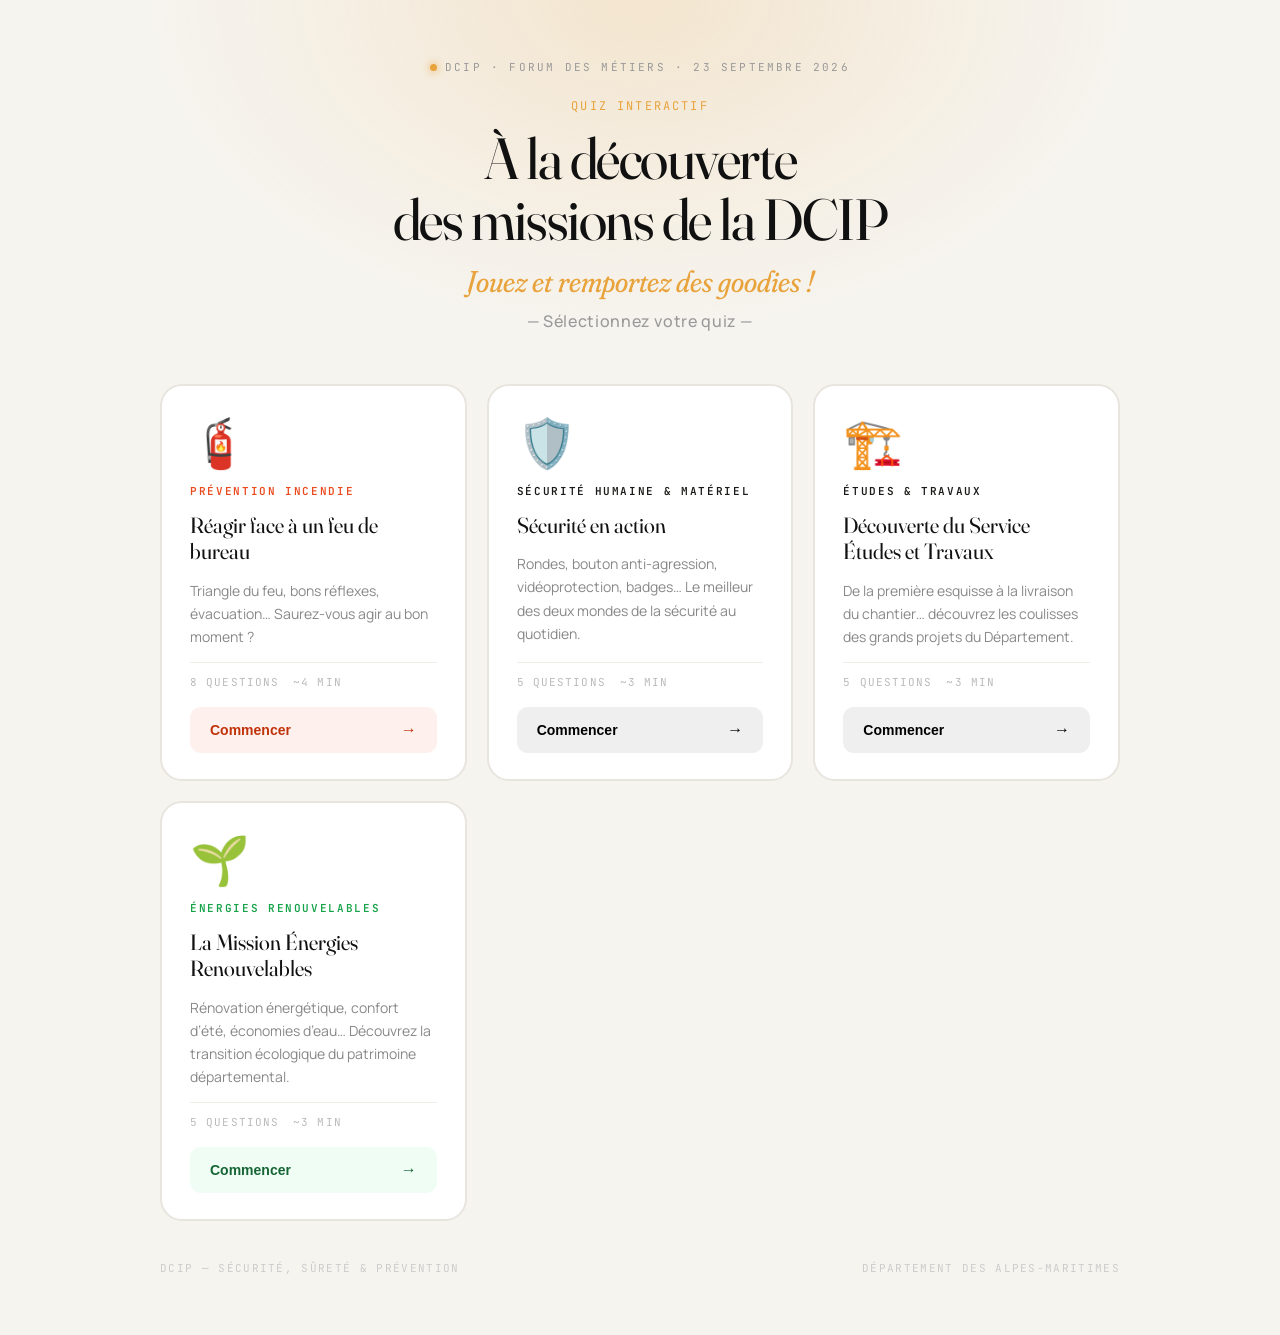
<file: sources/quiz-hub-pc.html>
<!DOCTYPE html>
<html lang="fr">
<head>
<meta charset="UTF-8"/>
<meta name="viewport" content="width=device-width, initial-scale=1.0">
<title>DCIP &mdash; Quiz S&eacute;curit&eacute; &amp; Pr&eacute;vention</title>
<link rel="preconnect" href="https://fonts.googleapis.com">
<link rel="preconnect" href="https://fonts.gstatic.com" crossorigin>
<link href="https://fonts.googleapis.com/css2?family=Fraunces:ital,opsz,wght@0,9..144,300..900;1,9..144,300..900&family=Manrope:wght@400;500;600;700;800&family=JetBrains+Mono:wght@400;500&display=swap" rel="stylesheet">
<style>






*, *::before, *::after { box-sizing: border-box; margin: 0; padding: 0; }
html, body { min-height: 100%; font-family: 'Manrope', system-ui, sans-serif; -webkit-font-smoothing: antialiased; background: #F6F4EF; color: #1A1A18; }
#hub { min-height: 100vh; display: flex; flex-direction: column; align-items: center; justify-content: center; text-align: center; padding: 60px 48px; background: radial-gradient(ellipse 70% 45% at 50% 0%, rgba(232,163,61,.18), transparent 55%), #F6F4EF; }
.hub-tag { font-family:'JetBrains Mono',monospace; font-size:11px; letter-spacing:.2em; text-transform:uppercase; color:#999; margin-bottom:24px; display:flex; align-items:center; justify-content:center; gap:8px; }
.dot { width:7px; height:7px; background:#E8A33D; border-radius:50%; box-shadow:0 0 8px #E8A33D; display:inline-block; animation:blink 2s ease-in-out infinite; }
@keyframes blink { 0%,100%{opacity:1;} 50%{opacity:.3;} }
.hub-eyebrow { font-family:'JetBrains Mono',monospace; font-size:12px; letter-spacing:.18em; text-transform:uppercase; color:#E8A33D; margin-bottom:14px; }
.hub-title { font-family:'Fraunces',serif; font-size:58px; font-weight:400; line-height:1.06; letter-spacing:-.025em; color:#111; margin-bottom:12px; font-variation-settings:"opsz" 144; }
.hub-play { font-family:'Fraunces',serif; font-size:30px; font-weight:400; font-style:italic; color:#E8A33D; margin-bottom:10px; font-variation-settings:"opsz" 144,"SOFT" 80; }
.hub-select { font-size:16px; color:#999; margin-bottom:52px; font-weight:500; letter-spacing:.04em; }
.quiz-grid { display:grid; grid-template-columns:repeat(3,1fr); gap:20px; width:100%; max-width:960px; margin-bottom:40px; }
.quiz-card { background:#fff; border-radius:22px; border:2px solid #E8E5DF; padding:32px 28px 26px; cursor:pointer; text-align:left; transition:transform .2s cubic-bezier(.2,.7,.2,1),box-shadow .2s,border-color .2s; display:flex; flex-direction:column; gap:14px; }
.quiz-card:hover { transform:translateY(-7px); }
.card-feu:hover  { box-shadow:0 20px 60px -10px rgba(233,75,31,.25); border-color:#F4A090; }
.card-gard:hover { box-shadow:0 20px 60px -10px rgba(59,130,246,.25); border-color:#90BAF8; }
.card-surt:hover { box-shadow:0 20px 60px -10px rgba(61,111,232,.25); border-color:#90A8F8; }
.card-feu:hover  .card-btn { background:#E94B1F; color:#fff; }
.card-gard:hover .card-btn { background:#3B82F6; color:#fff; }
.card-surt:hover .card-btn { background:#3D6FE8; color:#fff; }
.quiz-card:hover .card-btn .arr { transform:translateX(5px); }
.card-ico { font-size:48px; line-height:1; display:block; margin-bottom:4px; }
.card-cat { font-family:'JetBrains Mono',monospace; font-size:11px; letter-spacing:.15em; text-transform:uppercase; font-weight:600; }
.card-feu .card-cat{color:#E94B1F;} .card-gard .card-cat{color:#3B82F6;} .card-surt .card-cat{color:#3D6FE8;}
.card-title { font-family:'Fraunces',serif; font-weight:400; font-size:22px; line-height:1.2; color:#111; font-variation-settings:"opsz" 144; }
.card-desc { font-size:14px; color:#888; line-height:1.65; flex:1; }
.card-meta { display:flex; gap:14px; padding-top:12px; border-top:1.5px solid #F0EDE8; }
.card-meta span { font-family:'JetBrains Mono',monospace; font-size:11px; letter-spacing:.1em; text-transform:uppercase; color:#bbb; }
.card-btn { display:flex; align-items:center; justify-content:space-between; font-size:14px; font-weight:700; padding:14px 20px; border-radius:11px; border:none; cursor:pointer; width:100%; transition:all .18s; margin-top:4px; }
.card-feu  .card-btn{background:#FEF0EC;color:#C0320A;} .card-gard .card-btn{background:#EFF6FF;color:#1D4ED8;} .card-surt .card-btn{background:#EEF2FF;color:#3730A3;}
.card-btn .arr { transition:transform .2s; font-size:16px; }
.hub-foot { font-family:'JetBrains Mono',monospace; font-size:11px; letter-spacing:.12em; text-transform:uppercase; color:#ccc; max-width:960px; width:100%; display:flex; justify-content:space-between; flex-wrap:wrap; gap:8px; }
.qz-panel { display:none; position:fixed; inset:0; z-index:50; overflow-y:auto; background:#F6F4EF; }
.qz-panel.on { display:block; }
.qz-back { position:fixed; top:18px; left:20px; z-index:999; display:inline-flex; align-items:center; gap:8px; font-family:'Manrope',sans-serif; font-size:13px; font-weight:700; color:#1A1A18; background:#FFFFFF; border:1px solid #E8E5DF; padding:10px 20px; cursor:pointer; border-radius:6px; transition:all .2s; box-shadow:0 2px 8px rgba(0,0,0,.08); }
.qz-back:hover { color:#000; background:#F6F4EF; }
#qz-feu, #qz-gard, #qz-surt { min-height:100%; position:relative; }






#qz-feu {
  min-height: 100%;
  position: relative;
}
#qz-feu {
    --bg:        #0F0E0C;
    --bg-2:     #16140F;
    --surface:   #1A1814;
    --surface-2: #221E18;
    --line:      #2C2820;
    --text:      #F4EFE6;
    --text-mute: #A89F90;
    --text-soft: #6E665B;
    --flame:     #E94B1F;
    --flame-2:  #FF6B35;
    --amber:    #F4C95D;
    --green:    #5BBF7A;
    --red:      #D9534F;
    --shadow: 0 30px 80px -20px rgba(0,0,0,.6), 0 8px 24px -8px rgba(0,0,0,.4);
  }

  

  #qz-feu * { box-sizing: border-box; margin: 0; padding: 0; }

  #qz-feu, #qz-feu {
    background: var(--bg);
    color: var(--text);
    font-family: 'Manrope', system-ui, sans-serif;
    font-weight: 400;
    line-height: 1.55;
    -webkit-font-smoothing: antialiased;
    -moz-osx-font-smoothing: grayscale;
    min-height: 100vh;
  }

  #qz-feu {
    background: var(--bg);
    background-attachment: fixed;
    position: relative;
    overflow-x: hidden;
  }

  #qz-feu /* Subtle grain texture */
  #qz-feu::before {
    content: '';
    position: fixed;
    inset: 0;
    pointer-events: none;
    z-index: 1;
    opacity: .35;
    mix-blend-mode: overlay;
    background-image: url("data:image/svg+xml;utf8,<svg xmlns='http://www.w3.org/2000/svg' width='200' height='200'><filter id='n'><feTurbulence type='fractalNoise' baseFrequency='0.9' numOctaves='2' stitchTiles='stitch'/><feColorMatrix values='0 0 0 0 0 0 0 0 0 0 0 0 0 0 0 0 0 0 .5 0'/></filter><rect width='100%25' height='100%25' filter='url(%23n)'/></svg>");
  }

  #qz-feu .container {
    max-width: 760px;
    margin: 0 auto;
    padding: clamp(20px, 4vw, 48px) clamp(16px, 4vw, 32px) 80px;
    position: relative;
    z-index: 2;
  }

  #qz-feu /* ---------- HEADER ---------- */
  .brand-row {
    display: flex;
    align-items: center;
    justify-content: space-between;
    margin-bottom: clamp(40px, 8vw, 72px);
    font-family: 'JetBrains Mono', monospace;
    font-size: 11px;
    letter-spacing: .12em;
    text-transform: uppercase;
    color: var(--text-soft);
  }
  #qz-feu .brand-row .dot {
    display: inline-block;
    width: 6px; height: 6px;
    background: var(--flame);
    border-radius: 50%;
    margin-right: 8px;
    box-shadow: 0 0 12px var(--flame);
    animation: pulse 1.8s ease-in-out infinite;
  }
  @keyframes pulse {
    0%, 100% { opacity: 1; transform: scale(1); }
    50% { opacity: .5; transform: scale(.85); }
  }

  #qz-feu /* ---------- INTRO ---------- */
  .intro {
    text-align: left;
    margin-bottom: 56px;
  }
  #qz-feu .intro .eyebrow {
    font-family: 'JetBrains Mono', monospace;
    font-size: 12px;
    letter-spacing: .18em;
    text-transform: uppercase;
    color: var(--flame);
    margin-bottom: 24px;
    display: flex;
    align-items: center;
    gap: 12px;
  }
  #qz-feu .intro .eyebrow::after {
    content: '';
    flex: 1;
    height: 1px;
    background: linear-gradient(90deg, var(--flame), transparent);
    max-width: 120px;
  }

  #qz-feu .intro h1 {
    font-family: 'Fraunces', serif;
    font-weight: 400;
    font-size: clamp(36px, 7vw, 64px);
    line-height: 1.02;
    letter-spacing: -.02em;
    margin-bottom: 28px;
    font-variation-settings: "opsz" 144, "SOFT" 50;
  }
  #qz-feu .intro h1 em {
    font-style: italic;
    color: var(--flame);
    font-variation-settings: "opsz" 144, "SOFT" 100;
  }

  #qz-feu .intro p.lead {
    font-size: clamp(16px, 2.2vw, 19px);
    color: var(--text-mute);
    max-width: 580px;
    margin-bottom: 36px;
  }

  #qz-feu .meta-grid {
    display: grid;
    grid-template-columns: repeat(auto-fit, minmax(140px, 1fr));
    gap: 1px;
    background: var(--line);
    border: 1px solid var(--line);
    margin-bottom: 48px;
  }
  #qz-feu .meta-grid > div {
    background: var(--bg);
    padding: 18px 20px;
  }
  #qz-feu .meta-grid .label {
    font-family: 'JetBrains Mono', monospace;
    font-size: 10px;
    letter-spacing: .14em;
    text-transform: uppercase;
    color: var(--text-soft);
    margin-bottom: 6px;
  }
  #qz-feu .meta-grid .value {
    font-family: 'Fraunces', serif;
    font-size: 20px;
    color: var(--text);
    font-weight: 500;
  }

  #qz-feu .btn {
    display: inline-flex;
    align-items: center;
    gap: 12px;
    padding: 18px 32px;
    background: var(--flame);
    color: #fff;
    border: none;
    font-family: 'Manrope', sans-serif;
    font-size: 15px;
    font-weight: 600;
    letter-spacing: .02em;
    cursor: pointer;
    transition: all .25s cubic-bezier(.2,.7,.2,1);
    text-decoration: none;
  }
  #qz-feu .btn:hover {
    background: var(--flame-2);
    transform: translateY(-2px);
    box-shadow: 0 20px 40px -10px rgba(233, 75, 31, .5);
  }
  #qz-feu .btn .arrow {
    transition: transform .3s ease;
  }
  #qz-feu .btn:hover .arrow {
    transform: translateX(4px);
  }
  #qz-feu .btn.secondary {
    background: transparent;
    color: var(--text);
    border: 1px solid var(--line);
  }
  #qz-feu .btn.secondary:hover {
    background: var(--surface);
    border-color: var(--flame);
    box-shadow: none;
  }

  #qz-feu /* ---------- QUIZ ---------- */
  .quiz-header {
    display: flex;
    justify-content: space-between;
    align-items: center;
    margin-bottom: 32px;
    font-family: 'JetBrains Mono', monospace;
    font-size: 11px;
    letter-spacing: .14em;
    text-transform: uppercase;
    color: var(--text-soft);
  }
  #qz-feu .quiz-header .counter {
    color: var(--text);
  }
  #qz-feu .quiz-header .counter strong {
    color: var(--flame);
    font-weight: 700;
  }

  #qz-feu .progress {
    height: 2px;
    background: var(--line);
    margin-bottom: 56px;
    overflow: hidden;
  }
  #qz-feu .progress-bar {
    height: 100%;
    background: linear-gradient(90deg, var(--flame), var(--amber));
    width: 0%;
    transition: width .5s cubic-bezier(.2,.7,.2,1);
  }

  #qz-feu .category {
    font-family: 'JetBrains Mono', monospace;
    font-size: 11px;
    letter-spacing: .18em;
    text-transform: uppercase;
    color: var(--amber);
    margin-bottom: 20px;
  }

  #qz-feu .question {
    font-family: 'Fraunces', serif;
    font-weight: 400;
    font-size: clamp(24px, 4.5vw, 36px);
    line-height: 1.15;
    letter-spacing: -.01em;
    margin-bottom: 40px;
    font-variation-settings: "opsz" 144, "SOFT" 30;
  }

  #qz-feu .options {
    display: flex;
    flex-direction: column;
    gap: 10px;
    margin-bottom: 32px;
  }

  #qz-feu .option {
    display: flex;
    align-items: flex-start;
    gap: 16px;
    padding: 18px 22px;
    background: var(--surface);
    border: 1px solid var(--line);
    cursor: pointer;
    transition: all .2s ease;
    text-align: left;
    color: var(--text);
    font-family: inherit;
    font-size: 16px;
    line-height: 1.45;
    width: 100%;
  }
  #qz-feu .option:hover:not(:disabled) {
    border-color: var(--flame);
    background: var(--surface-2);
    transform: translateX(4px);
  }
  #qz-feu .option:disabled {
    cursor: default;
  }
  #qz-feu .option .marker {
    flex-shrink: 0;
    width: 24px; height: 24px;
    border: 1px solid var(--line);
    border-radius: 50%;
    display: flex;
    align-items: center;
    justify-content: center;
    font-family: 'JetBrains Mono', monospace;
    font-size: 11px;
    color: var(--text-mute);
    transition: all .2s ease;
    margin-top: 1px;
  }
  #qz-feu .option:hover:not(:disabled) .marker {
    border-color: var(--flame);
    color: var(--flame);
  }
  #qz-feu .option.correct {
    border-color: var(--green);
    background: rgba(91, 191, 122, .08);
  }
  #qz-feu .option.correct .marker {
    background: var(--green);
    border-color: var(--green);
    color: #0F0E0C;
  }
  #qz-feu .option.wrong {
    border-color: var(--red);
    background: rgba(217, 83, 79, .08);
  }
  #qz-feu .option.wrong .marker {
    background: var(--red);
    border-color: var(--red);
    color: #fff;
  }

  #qz-feu .feedback {
    border-left: 2px solid var(--flame);
    padding: 16px 0 16px 20px;
    margin-bottom: 36px;
    opacity: 0;
    max-height: 0;
    overflow: hidden;
    transition: opacity .4s ease, max-height .4s ease, padding .4s ease, margin .4s ease;
  }
  #qz-feu .feedback.show {
    opacity: 1;
    max-height: 600px;
    padding: 16px 0 16px 20px;
    margin-bottom: 36px;
  }
  #qz-feu .feedback .feedback-label {
    font-family: 'JetBrains Mono', monospace;
    font-size: 11px;
    letter-spacing: .14em;
    text-transform: uppercase;
    color: var(--flame);
    margin-bottom: 10px;
  }
  #qz-feu .feedback p {
    color: var(--text-mute);
    font-size: 15px;
    line-height: 1.6;
  }
  #qz-feu .feedback p strong {
    color: var(--text);
    font-weight: 600;
  }

  #qz-feu .nav-row {
    display: flex;
    justify-content: flex-end;
    gap: 12px;
  }

  #qz-feu /* ---------- RESULTS ---------- */
  .results {
    text-align: left;
  }
  #qz-feu .results .score-eyebrow {
    font-family: 'JetBrains Mono', monospace;
    font-size: 12px;
    letter-spacing: .18em;
    text-transform: uppercase;
    color: var(--flame);
    margin-bottom: 24px;
  }
  #qz-feu .score-big {
    font-family: 'Fraunces', serif;
    font-size: clamp(80px, 18vw, 160px);
    line-height: .9;
    letter-spacing: -.04em;
    margin-bottom: 8px;
    font-variation-settings: "opsz" 144;
    color: var(--text);
  }
  #qz-feu .score-big .total {
    color: var(--text-soft);
    font-size: .5em;
  }
  #qz-feu .verdict {
    font-family: 'Fraunces', serif;
    font-size: clamp(22px, 3.5vw, 32px);
    line-height: 1.2;
    margin-bottom: 24px;
    font-style: italic;
    color: var(--amber);
  }
  #qz-feu .verdict-text {
    color: var(--text-mute);
    font-size: 17px;
    max-width: 580px;
    margin-bottom: 48px;
  }

  #qz-feu .breakdown {
    border-top: 1px solid var(--line);
    padding-top: 32px;
    margin-bottom: 40px;
  }
  #qz-feu .breakdown h3 {
    font-family: 'JetBrains Mono', monospace;
    font-size: 11px;
    letter-spacing: .18em;
    text-transform: uppercase;
    color: var(--text-soft);
    margin-bottom: 20px;
    font-weight: 500;
  }
  #qz-feu .breakdown-item {
    display: flex;
    align-items: baseline;
    gap: 16px;
    padding: 14px 0;
    border-bottom: 1px solid var(--line);
    font-size: 15px;
  }
  #qz-feu .breakdown-item:last-child { border-bottom: none; }
  #qz-feu .breakdown-item .num {
    font-family: 'JetBrains Mono', monospace;
    font-size: 12px;
    color: var(--text-soft);
    width: 24px;
    flex-shrink: 0;
  }
  #qz-feu .breakdown-item .label {
    flex: 1;
    color: var(--text);
  }
  #qz-feu .breakdown-item .status {
    font-family: 'JetBrains Mono', monospace;
    font-size: 11px;
    letter-spacing: .1em;
    text-transform: uppercase;
  }
  #qz-feu .breakdown-item .status.ok { color: var(--green); }
  #qz-feu .breakdown-item .status.ko { color: var(--red); }

  #qz-feu .footer-note {
    border-top: 1px solid var(--line);
    margin-top: 80px;
    padding-top: 24px;
    font-family: 'JetBrains Mono', monospace;
    font-size: 10px;
    letter-spacing: .14em;
    text-transform: uppercase;
    color: var(--text-soft);
    display: flex;
    justify-content: space-between;
    flex-wrap: wrap;
    gap: 12px;
  }

  #qz-feu /* ---------- ANIMATIONS ---------- */
  .fade-in {
    animation: fadeIn .5s cubic-bezier(.2,.7,.2,1) both;
  }
  @keyframes fadeIn {
    from { opacity: 0; transform: translateY(12px); }
    to { opacity: 1; transform: translateY(0); }
  }

  #qz-feu .hidden { display: none !important; }

  #qz-feu /* ---------- RESPONSIVE ---------- */
  @media (max-width: 540px) {
    .nav-row { flex-direction: column-reverse; }
    #qz-feu .nav-row .btn { width: 100%; justify-content: center; }
    #qz-feu .meta-grid { grid-template-columns: 1fr 1fr; }
    #qz-feu .brand-row { font-size: 10px; }
  }






#qz-feu {
  --bg:        #F6F4EF;
  --bg-2:      #F6F4EF;
  --surface:   #FFFFFF;
  --surface-2: #FBFAF7;
  --line:      #E8E5DF;
  --text:      #1A1A18;
  --text-mute: #6E665B;
  --text-soft: #948C7E;
}
#qz-feu { background: transparent; }

#qz-secu {
  min-height: 100%;
  position: relative;
}
#qz-secu {
    --bg:        #0A0D14;
    --bg-2:      #0F1320;
    --surface:   #141824;
    --surface-2: #1A2030;
    --line:      #222840;
    --text:      #E8EDF8;
    --text-mute: #8A96B0;
    --text-soft: #505870;
    --accent:    #3D6FE8;
    --accent-2:  #6090F8;
    --gold:      #F4C95D;
    --green:     #5BBF7A;
    --red:       #D9534F;
    --shadow: 0 30px 80px -20px rgba(0,0,0,.6), 0 8px 24px -8px rgba(0,0,0,.4);
  }

  

  #qz-secu * { box-sizing: border-box; margin: 0; padding: 0; }

  #qz-secu, #qz-secu {
    background: var(--bg);
    color: var(--text);
    font-family: 'Manrope', system-ui, sans-serif;
    font-weight: 400;
    line-height: 1.55;
    -webkit-font-smoothing: antialiased;
    -moz-osx-font-smoothing: grayscale;
    min-height: 100vh;
  }

  #qz-secu {
    background: var(--bg);
    background-attachment: fixed;
    position: relative;
    overflow-x: hidden;
  }

  #qz-secu::before {
    content: '';
    position: fixed;
    inset: 0;
    pointer-events: none;
    z-index: 1;
    opacity: .35;
    mix-blend-mode: overlay;
    background-image: url("data:image/svg+xml;utf8,<svg xmlns='http://www.w3.org/2000/svg' width='200' height='200'><filter id='n'><feTurbulence type='fractalNoise' baseFrequency='0.9' numOctaves='2' stitchTiles='stitch'/><feColorMatrix values='0 0 0 0 0 0 0 0 0 0 0 0 0 0 0 0 0 0 .5 0'/></filter><rect width='100%25' height='100%25' filter='url(%23n)'/></svg>");
  }

  #qz-secu .container {
    max-width: 760px;
    margin: 0 auto;
    padding: clamp(20px, 4vw, 48px) clamp(16px, 4vw, 32px) 80px;
    position: relative;
    z-index: 2;
  }

  #qz-secu /* ---------- HEADER ---------- */
  .brand-row {
    display: flex;
    align-items: center;
    justify-content: space-between;
    margin-bottom: clamp(40px, 8vw, 72px);
    font-family: 'JetBrains Mono', monospace;
    font-size: 11px;
    letter-spacing: .12em;
    text-transform: uppercase;
    color: var(--text-soft);
  }
  #qz-secu .brand-row .dot {
    display: inline-block;
    width: 6px; height: 6px;
    background: var(--accent);
    border-radius: 50%;
    margin-right: 8px;
    box-shadow: 0 0 12px var(--accent);
    animation: pulse 1.8s ease-in-out infinite;
  }
  @keyframes pulse {
    0%, 100% { opacity: 1; transform: scale(1); }
    50% { opacity: .5; transform: scale(.85); }
  }

  #qz-secu /* ---------- INTRO ---------- */
  .intro { text-align: left; margin-bottom: 56px; }
  #qz-secu .intro .eyebrow {
    font-family: 'JetBrains Mono', monospace;
    font-size: 12px;
    letter-spacing: .18em;
    text-transform: uppercase;
    color: var(--accent);
    margin-bottom: 24px;
    display: flex;
    align-items: center;
    gap: 12px;
  }
  #qz-secu .intro .eyebrow::after {
    content: '';
    flex: 1;
    height: 1px;
    background: linear-gradient(90deg, var(--accent), transparent);
    max-width: 120px;
  }
  #qz-secu .intro h1 {
    font-family: 'Fraunces', serif;
    font-weight: 400;
    font-size: clamp(36px, 7vw, 64px);
    line-height: 1.02;
    letter-spacing: -.02em;
    margin-bottom: 28px;
    font-variation-settings: "opsz" 144, "SOFT" 50;
  }
  #qz-secu .intro h1 em {
    font-style: italic;
    color: var(--accent-2);
    font-variation-settings: "opsz" 144, "SOFT" 100;
  }
  #qz-secu .intro p.lead {
    font-size: clamp(16px, 2.2vw, 19px);
    color: var(--text-mute);
    max-width: 580px;
    margin-bottom: 36px;
  }

  #qz-secu .meta-grid {
    display: grid;
    grid-template-columns: repeat(auto-fit, minmax(140px, 1fr));
    gap: 1px;
    background: var(--line);
    border: 1px solid var(--line);
    margin-bottom: 48px;
  }
  #qz-secu .meta-grid > div { background: var(--bg); padding: 18px 20px; }
  #qz-secu .meta-grid .label {
    font-family: 'JetBrains Mono', monospace;
    font-size: 10px;
    letter-spacing: .14em;
    text-transform: uppercase;
    color: var(--text-soft);
    margin-bottom: 6px;
  }
  #qz-secu .meta-grid .value {
    font-family: 'Fraunces', serif;
    font-size: 20px;
    color: var(--text);
    font-weight: 500;
  }

  #qz-secu .btn {
    display: inline-flex;
    align-items: center;
    gap: 12px;
    padding: 18px 32px;
    background: var(--accent);
    color: #fff;
    border: none;
    font-family: 'Manrope', sans-serif;
    font-size: 15px;
    font-weight: 600;
    letter-spacing: .02em;
    cursor: pointer;
    transition: all .25s cubic-bezier(.2,.7,.2,1);
  }
  #qz-secu .btn:hover {
    background: var(--accent-2);
    transform: translateY(-2px);
    box-shadow: 0 20px 40px -10px rgba(61, 111, 232, .5);
  }
  #qz-secu .btn .arrow { transition: transform .3s ease; }
  #qz-secu .btn:hover .arrow { transform: translateX(4px); }
  #qz-secu .btn.secondary {
    background: transparent;
    color: var(--text);
    border: 1px solid var(--line);
  }
  #qz-secu .btn.secondary:hover {
    background: var(--surface);
    border-color: var(--accent);
    box-shadow: none;
  }

  #qz-secu /* ---------- QUIZ ---------- */
  .quiz-header {
    display: flex;
    justify-content: space-between;
    align-items: center;
    margin-bottom: 32px;
    font-family: 'JetBrains Mono', monospace;
    font-size: 11px;
    letter-spacing: .14em;
    text-transform: uppercase;
    color: var(--text-soft);
  }
  #qz-secu .quiz-header .counter { color: var(--text); }
  #qz-secu .quiz-header .counter strong { color: var(--accent); font-weight: 700; }

  #qz-secu .progress {
    height: 2px;
    background: var(--line);
    margin-bottom: 56px;
    overflow: hidden;
  }
  #qz-secu .progress-bar {
    height: 100%;
    background: linear-gradient(90deg, var(--accent), var(--gold));
    width: 0%;
    transition: width .5s cubic-bezier(.2,.7,.2,1);
  }

  #qz-secu .category {
    font-family: 'JetBrains Mono', monospace;
    font-size: 11px;
    letter-spacing: .18em;
    text-transform: uppercase;
    color: var(--gold);
    margin-bottom: 20px;
  }

  #qz-secu .question {
    font-family: 'Fraunces', serif;
    font-weight: 400;
    font-size: clamp(24px, 4.5vw, 36px);
    line-height: 1.15;
    letter-spacing: -.01em;
    margin-bottom: 40px;
    font-variation-settings: "opsz" 144, "SOFT" 30;
  }

  #qz-secu .options {
    display: flex;
    flex-direction: column;
    gap: 10px;
    margin-bottom: 32px;
  }

  #qz-secu .option {
    display: flex;
    align-items: flex-start;
    gap: 16px;
    padding: 18px 22px;
    background: var(--surface);
    border: 1px solid var(--line);
    cursor: pointer;
    transition: all .2s ease;
    text-align: left;
    color: var(--text);
    font-family: inherit;
    font-size: 16px;
    line-height: 1.45;
    width: 100%;
  }
  #qz-secu .option:hover:not(:disabled) {
    border-color: var(--accent);
    background: var(--surface-2);
    transform: translateX(4px);
  }
  #qz-secu .option:disabled { cursor: default; }
  #qz-secu .option .marker {
    flex-shrink: 0;
    width: 24px; height: 24px;
    border: 1px solid var(--line);
    border-radius: 50%;
    display: flex;
    align-items: center;
    justify-content: center;
    font-family: 'JetBrains Mono', monospace;
    font-size: 11px;
    color: var(--text-mute);
    transition: all .2s ease;
    margin-top: 1px;
  }
  #qz-secu .option:hover:not(:disabled) .marker { border-color: var(--accent); color: var(--accent); }
  #qz-secu .option.correct { border-color: var(--green); background: rgba(91, 191, 122, .08); }
  #qz-secu .option.correct .marker { background: var(--green); border-color: var(--green); color: #0A0D14; }
  #qz-secu .option.wrong { border-color: var(--red); background: rgba(217, 83, 79, .08); }
  #qz-secu .option.wrong .marker { background: var(--red); border-color: var(--red); color: #fff; }

  #qz-secu .feedback {
    border-left: 2px solid var(--accent);
    padding: 16px 0 16px 20px;
    margin-bottom: 36px;
    opacity: 0;
    max-height: 0;
    overflow: hidden;
    transition: opacity .4s ease, max-height .4s ease, padding .4s ease, margin .4s ease;
  }
  #qz-secu .feedback.show { opacity: 1; max-height: 600px; padding: 16px 0 16px 20px; margin-bottom: 36px; }
  #qz-secu .feedback .feedback-label {
    font-family: 'JetBrains Mono', monospace;
    font-size: 11px;
    letter-spacing: .14em;
    text-transform: uppercase;
    color: var(--accent);
    margin-bottom: 10px;
  }
  #qz-secu .feedback p { color: var(--text-mute); font-size: 15px; line-height: 1.6; }
  #qz-secu .feedback p strong { color: var(--text); font-weight: 600; }

  #qz-secu .nav-row { display: flex; justify-content: flex-end; gap: 12px; }

  #qz-secu /* ---------- RESULTS ---------- */
  .results { text-align: left; }
  #qz-secu .results .score-eyebrow {
    font-family: 'JetBrains Mono', monospace;
    font-size: 12px;
    letter-spacing: .18em;
    text-transform: uppercase;
    color: var(--accent);
    margin-bottom: 24px;
  }
  #qz-secu .score-big {
    font-family: 'Fraunces', serif;
    font-size: clamp(80px, 18vw, 160px);
    line-height: .9;
    letter-spacing: -.04em;
    margin-bottom: 8px;
    font-variation-settings: "opsz" 144;
    color: var(--text);
  }
  #qz-secu .score-big .total { color: var(--text-soft); font-size: .5em; }
  #qz-secu .verdict {
    font-family: 'Fraunces', serif;
    font-size: clamp(22px, 3.5vw, 32px);
    line-height: 1.2;
    margin-bottom: 24px;
    font-style: italic;
    color: var(--gold);
  }
  #qz-secu .verdict-text { color: var(--text-mute); font-size: 17px; max-width: 580px; margin-bottom: 48px; }

  #qz-secu .breakdown { border-top: 1px solid var(--line); padding-top: 32px; margin-bottom: 40px; }
  #qz-secu .breakdown h3 {
    font-family: 'JetBrains Mono', monospace;
    font-size: 11px;
    letter-spacing: .18em;
    text-transform: uppercase;
    color: var(--text-soft);
    margin-bottom: 20px;
    font-weight: 500;
  }
  #qz-secu .breakdown-item {
    display: flex;
    align-items: baseline;
    gap: 16px;
    padding: 14px 0;
    border-bottom: 1px solid var(--line);
    font-size: 15px;
  }
  #qz-secu .breakdown-item:last-child { border-bottom: none; }
  #qz-secu .breakdown-item .num { font-family: 'JetBrains Mono', monospace; font-size: 12px; color: var(--text-soft); width: 24px; flex-shrink: 0; }
  #qz-secu .breakdown-item .label { flex: 1; color: var(--text); }
  #qz-secu .breakdown-item .status { font-family: 'JetBrains Mono', monospace; font-size: 11px; letter-spacing: .1em; text-transform: uppercase; }
  #qz-secu .breakdown-item .status.ok { color: var(--green); }
  #qz-secu .breakdown-item .status.ko { color: var(--red); }

  #qz-secu .footer-note {
    border-top: 1px solid var(--line);
    margin-top: 80px;
    padding-top: 24px;
    font-family: 'JetBrains Mono', monospace;
    font-size: 10px;
    letter-spacing: .14em;
    text-transform: uppercase;
    color: var(--text-soft);
    display: flex;
    justify-content: space-between;
    flex-wrap: wrap;
    gap: 12px;
  }

  #qz-secu .fade-in { animation: fadeIn .5s cubic-bezier(.2,.7,.2,1) both; }
  @keyframes fadeIn {
    from { opacity: 0; transform: translateY(12px); }
    to { opacity: 1; transform: translateY(0); }
  }
  #qz-secu .hidden { display: none !important; }

  @media (max-width: 540px) {
    #qz-secu .nav-row { flex-direction: column-reverse; }
    #qz-secu .nav-row .btn { width: 100%; justify-content: center; }
    #qz-secu .meta-grid { grid-template-columns: 1fr 1fr; }
    #qz-secu .brand-row { font-size: 10px; }
  }

#qz-secu {
  --bg:        #F6F4EF;
  --bg-2:      #F6F4EF;
  --surface:   #FFFFFF;
  --surface-2: #FBFAF7;
  --line:      #E8E5DF;
  --text:      #1A1A18;
  --text-mute: #505870;
  --text-soft: #8A96B0;
}
#qz-secu { background: transparent; }

#qz-etu {
  min-height: 100%;
  position: relative;
}
#qz-etu {
    --bg:        #0A0D14;
    --bg-2:      #0F1320;
    --surface:   #141824;
    --surface-2: #1A2030;
    --line:      #222840;
    --text:      #E8EDF8;
    --text-mute: #8A96B0;
    --text-soft: #505870;
    --accent:    #0F766E;
    --accent-2:  #14B8A6;
    --gold:      #F4C95D;
    --green:     #5BBF7A;
    --red:       #D9534F;
    --shadow: 0 30px 80px -20px rgba(0,0,0,.6), 0 8px 24px -8px rgba(0,0,0,.4);
  }

  

  #qz-etu * { box-sizing: border-box; margin: 0; padding: 0; }

  #qz-etu, #qz-etu {
    background: var(--bg);
    color: var(--text);
    font-family: 'Manrope', system-ui, sans-serif;
    font-weight: 400;
    line-height: 1.55;
    -webkit-font-smoothing: antialiased;
    -moz-osx-font-smoothing: grayscale;
    min-height: 100vh;
  }

  #qz-etu {
    background: var(--bg);
    background-attachment: fixed;
    position: relative;
    overflow-x: hidden;
  }

  #qz-etu::before {
    content: '';
    position: fixed;
    inset: 0;
    pointer-events: none;
    z-index: 1;
    opacity: .35;
    mix-blend-mode: overlay;
    background-image: url("data:image/svg+xml;utf8,<svg xmlns='http://www.w3.org/2000/svg' width='200' height='200'><filter id='n'><feTurbulence type='fractalNoise' baseFrequency='0.9' numOctaves='2' stitchTiles='stitch'/><feColorMatrix values='0 0 0 0 0 0 0 0 0 0 0 0 0 0 0 0 0 0 .5 0'/></filter><rect width='100%25' height='100%25' filter='url(%23n)'/></svg>");
  }

  #qz-etu .container {
    max-width: 760px;
    margin: 0 auto;
    padding: clamp(20px, 4vw, 48px) clamp(16px, 4vw, 32px) 80px;
    position: relative;
    z-index: 2;
  }

  #qz-etu /* ---------- HEADER ---------- */
  .brand-row {
    display: flex;
    align-items: center;
    justify-content: space-between;
    margin-bottom: clamp(40px, 8vw, 72px);
    font-family: 'JetBrains Mono', monospace;
    font-size: 11px;
    letter-spacing: .12em;
    text-transform: uppercase;
    color: var(--text-soft);
  }
  #qz-etu .brand-row .dot {
    display: inline-block;
    width: 6px; height: 6px;
    background: var(--accent);
    border-radius: 50%;
    margin-right: 8px;
    box-shadow: 0 0 12px var(--accent);
    animation: pulse 1.8s ease-in-out infinite;
  }
  @keyframes pulse {
    0%, 100% { opacity: 1; transform: scale(1); }
    50% { opacity: .5; transform: scale(.85); }
  }

  #qz-etu /* ---------- INTRO ---------- */
  .intro { text-align: left; margin-bottom: 56px; }
  #qz-etu .intro .eyebrow {
    font-family: 'JetBrains Mono', monospace;
    font-size: 12px;
    letter-spacing: .18em;
    text-transform: uppercase;
    color: var(--accent);
    margin-bottom: 24px;
    display: flex;
    align-items: center;
    gap: 12px;
  }
  #qz-etu .intro .eyebrow::after {
    content: '';
    flex: 1;
    height: 1px;
    background: linear-gradient(90deg, var(--accent), transparent);
    max-width: 120px;
  }
  #qz-etu .intro h1 {
    font-family: 'Fraunces', serif;
    font-weight: 400;
    font-size: clamp(36px, 7vw, 64px);
    line-height: 1.02;
    letter-spacing: -.02em;
    margin-bottom: 28px;
    font-variation-settings: "opsz" 144, "SOFT" 50;
  }
  #qz-etu .intro h1 em {
    font-style: italic;
    color: var(--accent-2);
    font-variation-settings: "opsz" 144, "SOFT" 100;
  }
  #qz-etu .intro p.lead {
    font-size: clamp(16px, 2.2vw, 19px);
    color: var(--text-mute);
    max-width: 580px;
    margin-bottom: 36px;
  }

  #qz-etu .meta-grid {
    display: grid;
    grid-template-columns: repeat(auto-fit, minmax(140px, 1fr));
    gap: 1px;
    background: var(--line);
    border: 1px solid var(--line);
    margin-bottom: 48px;
  }
  #qz-etu .meta-grid > div { background: var(--bg); padding: 18px 20px; }
  #qz-etu .meta-grid .label {
    font-family: 'JetBrains Mono', monospace;
    font-size: 10px;
    letter-spacing: .14em;
    text-transform: uppercase;
    color: var(--text-soft);
    margin-bottom: 6px;
  }
  #qz-etu .meta-grid .value {
    font-family: 'Fraunces', serif;
    font-size: 20px;
    color: var(--text);
    font-weight: 500;
  }

  #qz-etu .btn {
    display: inline-flex;
    align-items: center;
    gap: 12px;
    padding: 18px 32px;
    background: var(--accent);
    color: #fff;
    border: none;
    font-family: 'Manrope', sans-serif;
    font-size: 15px;
    font-weight: 600;
    letter-spacing: .02em;
    cursor: pointer;
    transition: all .25s cubic-bezier(.2,.7,.2,1);
  }
  #qz-etu .btn:hover {
    background: var(--accent-2);
    transform: translateY(-2px);
    box-shadow: 0 20px 40px -10px rgba(61, 111, 232, .5);
  }
  #qz-etu .btn .arrow { transition: transform .3s ease; }
  #qz-etu .btn:hover .arrow { transform: translateX(4px); }
  #qz-etu .btn.secondary {
    background: transparent;
    color: var(--text);
    border: 1px solid var(--line);
  }
  #qz-etu .btn.secondary:hover {
    background: var(--surface);
    border-color: var(--accent);
    box-shadow: none;
  }

  #qz-etu /* ---------- QUIZ ---------- */
  .quiz-header {
    display: flex;
    justify-content: space-between;
    align-items: center;
    margin-bottom: 32px;
    font-family: 'JetBrains Mono', monospace;
    font-size: 11px;
    letter-spacing: .14em;
    text-transform: uppercase;
    color: var(--text-soft);
  }
  #qz-etu .quiz-header .counter { color: var(--text); }
  #qz-etu .quiz-header .counter strong { color: var(--accent); font-weight: 700; }

  #qz-etu .progress {
    height: 2px;
    background: var(--line);
    margin-bottom: 56px;
    overflow: hidden;
  }
  #qz-etu .progress-bar {
    height: 100%;
    background: linear-gradient(90deg, var(--accent), var(--gold));
    width: 0%;
    transition: width .5s cubic-bezier(.2,.7,.2,1);
  }

  #qz-etu .category {
    font-family: 'JetBrains Mono', monospace;
    font-size: 11px;
    letter-spacing: .18em;
    text-transform: uppercase;
    color: var(--gold);
    margin-bottom: 20px;
  }

  #qz-etu .question {
    font-family: 'Fraunces', serif;
    font-weight: 400;
    font-size: clamp(24px, 4.5vw, 36px);
    line-height: 1.15;
    letter-spacing: -.01em;
    margin-bottom: 40px;
    font-variation-settings: "opsz" 144, "SOFT" 30;
  }

  #qz-etu .options {
    display: flex;
    flex-direction: column;
    gap: 10px;
    margin-bottom: 32px;
  }

  #qz-etu .option {
    display: flex;
    align-items: flex-start;
    gap: 16px;
    padding: 18px 22px;
    background: var(--surface);
    border: 1px solid var(--line);
    cursor: pointer;
    transition: all .2s ease;
    text-align: left;
    color: var(--text);
    font-family: inherit;
    font-size: 16px;
    line-height: 1.45;
    width: 100%;
  }
  #qz-etu .option:hover:not(:disabled) {
    border-color: var(--accent);
    background: var(--surface-2);
    transform: translateX(4px);
  }
  #qz-etu .option:disabled { cursor: default; }
  #qz-etu .option .marker {
    flex-shrink: 0;
    width: 24px; height: 24px;
    border: 1px solid var(--line);
    border-radius: 50%;
    display: flex;
    align-items: center;
    justify-content: center;
    font-family: 'JetBrains Mono', monospace;
    font-size: 11px;
    color: var(--text-mute);
    transition: all .2s ease;
    margin-top: 1px;
  }
  #qz-etu .option:hover:not(:disabled) .marker { border-color: var(--accent); color: var(--accent); }
  #qz-etu .option.correct { border-color: var(--green); background: rgba(91, 191, 122, .08); }
  #qz-etu .option.correct .marker { background: var(--green); border-color: var(--green); color: #0A0D14; }
  #qz-etu .option.wrong { border-color: var(--red); background: rgba(217, 83, 79, .08); }
  #qz-etu .option.wrong .marker { background: var(--red); border-color: var(--red); color: #fff; }

  #qz-etu .feedback {
    border-left: 2px solid var(--accent);
    padding: 16px 0 16px 20px;
    margin-bottom: 36px;
    opacity: 0;
    max-height: 0;
    overflow: hidden;
    transition: opacity .4s ease, max-height .4s ease, padding .4s ease, margin .4s ease;
  }
  #qz-etu .feedback.show { opacity: 1; max-height: 600px; padding: 16px 0 16px 20px; margin-bottom: 36px; }
  #qz-etu .feedback .feedback-label {
    font-family: 'JetBrains Mono', monospace;
    font-size: 11px;
    letter-spacing: .14em;
    text-transform: uppercase;
    color: var(--accent);
    margin-bottom: 10px;
  }
  #qz-etu .feedback p { color: var(--text-mute); font-size: 15px; line-height: 1.6; }
  #qz-etu .feedback p strong { color: var(--text); font-weight: 600; }

  #qz-etu .nav-row { display: flex; justify-content: flex-end; gap: 12px; }

  #qz-etu /* ---------- RESULTS ---------- */
  .results { text-align: left; }
  #qz-etu .results .score-eyebrow {
    font-family: 'JetBrains Mono', monospace;
    font-size: 12px;
    letter-spacing: .18em;
    text-transform: uppercase;
    color: var(--accent);
    margin-bottom: 24px;
  }
  #qz-etu .score-big {
    font-family: 'Fraunces', serif;
    font-size: clamp(80px, 18vw, 160px);
    line-height: .9;
    letter-spacing: -.04em;
    margin-bottom: 8px;
    font-variation-settings: "opsz" 144;
    color: var(--text);
  }
  #qz-etu .score-big .total { color: var(--text-soft); font-size: .5em; }
  #qz-etu .verdict {
    font-family: 'Fraunces', serif;
    font-size: clamp(22px, 3.5vw, 32px);
    line-height: 1.2;
    margin-bottom: 24px;
    font-style: italic;
    color: var(--gold);
  }
  #qz-etu .verdict-text { color: var(--text-mute); font-size: 17px; max-width: 580px; margin-bottom: 48px; }

  #qz-etu .breakdown { border-top: 1px solid var(--line); padding-top: 32px; margin-bottom: 40px; }
  #qz-etu .breakdown h3 {
    font-family: 'JetBrains Mono', monospace;
    font-size: 11px;
    letter-spacing: .18em;
    text-transform: uppercase;
    color: var(--text-soft);
    margin-bottom: 20px;
    font-weight: 500;
  }
  #qz-etu .breakdown-item {
    display: flex;
    align-items: baseline;
    gap: 16px;
    padding: 14px 0;
    border-bottom: 1px solid var(--line);
    font-size: 15px;
  }
  #qz-etu .breakdown-item:last-child { border-bottom: none; }
  #qz-etu .breakdown-item .num { font-family: 'JetBrains Mono', monospace; font-size: 12px; color: var(--text-soft); width: 24px; flex-shrink: 0; }
  #qz-etu .breakdown-item .label { flex: 1; color: var(--text); }
  #qz-etu .breakdown-item .status { font-family: 'JetBrains Mono', monospace; font-size: 11px; letter-spacing: .1em; text-transform: uppercase; }
  #qz-etu .breakdown-item .status.ok { color: var(--green); }
  #qz-etu .breakdown-item .status.ko { color: var(--red); }

  #qz-etu .footer-note {
    border-top: 1px solid var(--line);
    margin-top: 80px;
    padding-top: 24px;
    font-family: 'JetBrains Mono', monospace;
    font-size: 10px;
    letter-spacing: .14em;
    text-transform: uppercase;
    color: var(--text-soft);
    display: flex;
    justify-content: space-between;
    flex-wrap: wrap;
    gap: 12px;
  }

  #qz-etu .fade-in { animation: fadeIn .5s cubic-bezier(.2,.7,.2,1) both; }
  @keyframes fadeIn {
    from { opacity: 0; transform: translateY(12px); }
    to { opacity: 1; transform: translateY(0); }
  }
  #qz-etu .hidden { display: none !important; }

  @media (max-width: 540px) {
    #qz-etu .nav-row { flex-direction: column-reverse; }
    #qz-etu .nav-row .btn { width: 100%; justify-content: center; }
    #qz-etu .meta-grid { grid-template-columns: 1fr 1fr; }
    #qz-etu .brand-row { font-size: 10px; }
  }

#qz-etu {
  --bg:        #F6F4EF;
  --bg-2:      #F6F4EF;
  --surface:   #FFFFFF;
  --surface-2: #FBFAF7;
  --line:      #E8E5DF;
  --text:      #1A1A18;
  --text-mute: #6E665B;
  --text-soft: #948C7E;
}
#qz-etu { background: transparent; }


#qz-feu, #qz-secu, #qz-etu, #qz-ener {
  background: #F6F4EF !important;
}


#qz-feu, #qz-secu, #qz-etu, #qz-ener {
  --bg:        #F6F4EF !important;
  --bg-2:      #F6F4EF !important;
  --surface:   #FFFFFF !important;
  --surface-2: #FBFAF7 !important;
  --line:      #E8E5DF !important;
  --text:      #1A1A18 !important;
}


.goodie-msg {
  font-family: 'Fraunces', serif;
  font-weight: 600;
  font-size: clamp(20px, 3.2vw, 30px);
  line-height: 1.3;
  padding: 20px 24px;
  border-radius: 14px;
  margin: 8px 0 32px;
  text-align: left;
}
.goodie-msg.win {
  background: rgba(91, 191, 122, .12);
  border: 1.5px solid rgba(91, 191, 122, .4);
  color: #1a7a3e;
}
.goodie-msg.retry {
  background: rgba(244, 201, 93, .15);
  border: 1.5px solid rgba(244, 201, 93, .5);
  color: #8a6a12;
}
.goodie-msg .emoji { margin-right: 8px; }

#qz-ener {
  min-height: 100%;
  position: relative;
}
#qz-ener {
    --bg:        #0A0D14;
    --bg-2:      #0F1320;
    --surface:   #141824;
    --surface-2: #1A2030;
    --line:      #222840;
    --text:      #E8EDF8;
    --text-mute: #8A96B0;
    --text-soft: #505870;
    --accent:    #16A34A;
    --accent-2:  #4ADE80;
    --gold:      #F4C95D;
    --green:     #5BBF7A;
    --red:       #D9534F;
    --shadow: 0 30px 80px -20px rgba(0,0,0,.6), 0 8px 24px -8px rgba(0,0,0,.4);
  }

  

  #qz-ener * { box-sizing: border-box; margin: 0; padding: 0; }

  #qz-ener, #qz-ener {
    background: var(--bg);
    color: var(--text);
    font-family: 'Manrope', system-ui, sans-serif;
    font-weight: 400;
    line-height: 1.55;
    -webkit-font-smoothing: antialiased;
    -moz-osx-font-smoothing: grayscale;
    min-height: 100vh;
  }

  #qz-ener {
    background:
      var(--bg);
    background-attachment: fixed;
    position: relative;
    overflow-x: hidden;
  }

  #qz-ener::before {
    content: '';
    position: fixed;
    inset: 0;
    pointer-events: none;
    z-index: 1;
    opacity: .35;
    mix-blend-mode: overlay;
    background-image: url("data:image/svg+xml;utf8,<svg xmlns='http://www.w3.org/2000/svg' width='200' height='200'><filter id='n'><feTurbulence type='fractalNoise' baseFrequency='0.9' numOctaves='2' stitchTiles='stitch'/><feColorMatrix values='0 0 0 0 0 0 0 0 0 0 0 0 0 0 0 0 0 0 .5 0'/></filter><rect width='100%25' height='100%25' filter='url(%23n)'/></svg>");
  }

  #qz-ener .container {
    max-width: 760px;
    margin: 0 auto;
    padding: clamp(20px, 4vw, 48px) clamp(16px, 4vw, 32px) 80px;
    position: relative;
    z-index: 2;
  }

  #qz-ener /* ---------- HEADER ---------- */
  .brand-row {
    display: flex;
    align-items: center;
    justify-content: space-between;
    margin-bottom: clamp(40px, 8vw, 72px);
    font-family: 'JetBrains Mono', monospace;
    font-size: 11px;
    letter-spacing: .12em;
    text-transform: uppercase;
    color: var(--text-soft);
  }
  #qz-ener .brand-row .dot {
    display: inline-block;
    width: 6px; height: 6px;
    background: var(--accent);
    border-radius: 50%;
    margin-right: 8px;
    box-shadow: 0 0 12px var(--accent);
    animation: pulse 1.8s ease-in-out infinite;
  }
  @keyframes pulse {
    0%, 100% { opacity: 1; transform: scale(1); }
    50% { opacity: .5; transform: scale(.85); }
  }

  #qz-ener /* ---------- INTRO ---------- */
  .intro { text-align: left; margin-bottom: 56px; }
  #qz-ener .intro .eyebrow {
    font-family: 'JetBrains Mono', monospace;
    font-size: 12px;
    letter-spacing: .18em;
    text-transform: uppercase;
    color: var(--accent);
    margin-bottom: 24px;
    display: flex;
    align-items: center;
    gap: 12px;
  }
  #qz-ener .intro .eyebrow::after {
    content: '';
    flex: 1;
    height: 1px;
    background: linear-gradient(90deg, var(--accent), transparent);
    max-width: 120px;
  }
  #qz-ener .intro h1 {
    font-family: 'Fraunces', serif;
    font-weight: 400;
    font-size: clamp(36px, 7vw, 64px);
    line-height: 1.02;
    letter-spacing: -.02em;
    margin-bottom: 28px;
    font-variation-settings: "opsz" 144, "SOFT" 50;
  }
  #qz-ener .intro h1 em {
    font-style: italic;
    color: var(--accent-2);
    font-variation-settings: "opsz" 144, "SOFT" 100;
  }
  #qz-ener .intro p.lead {
    font-size: clamp(16px, 2.2vw, 19px);
    color: var(--text-mute);
    max-width: 580px;
    margin-bottom: 36px;
  }

  #qz-ener .meta-grid {
    display: grid;
    grid-template-columns: repeat(auto-fit, minmax(140px, 1fr));
    gap: 1px;
    background: var(--line);
    border: 1px solid var(--line);
    margin-bottom: 48px;
  }
  #qz-ener .meta-grid > div { background: var(--bg); padding: 18px 20px; }
  #qz-ener .meta-grid .label {
    font-family: 'JetBrains Mono', monospace;
    font-size: 10px;
    letter-spacing: .14em;
    text-transform: uppercase;
    color: var(--text-soft);
    margin-bottom: 6px;
  }
  #qz-ener .meta-grid .value {
    font-family: 'Fraunces', serif;
    font-size: 20px;
    color: var(--text);
    font-weight: 500;
  }

  #qz-ener .btn {
    display: inline-flex;
    align-items: center;
    gap: 12px;
    padding: 18px 32px;
    background: var(--accent);
    color: #fff;
    border: none;
    font-family: 'Manrope', sans-serif;
    font-size: 15px;
    font-weight: 600;
    letter-spacing: .02em;
    cursor: pointer;
    transition: all .25s cubic-bezier(.2,.7,.2,1);
  }
  #qz-ener .btn:hover {
    background: var(--accent-2);
    transform: translateY(-2px);
    box-shadow: 0 20px 40px -10px rgba(61, 111, 232, .5);
  }
  #qz-ener .btn .arrow { transition: transform .3s ease; }
  #qz-ener .btn:hover .arrow { transform: translateX(4px); }
  #qz-ener .btn.secondary {
    background: transparent;
    color: var(--text);
    border: 1px solid var(--line);
  }
  #qz-ener .btn.secondary:hover {
    background: var(--surface);
    border-color: var(--accent);
    box-shadow: none;
  }

  #qz-ener /* ---------- QUIZ ---------- */
  .quiz-header {
    display: flex;
    justify-content: space-between;
    align-items: center;
    margin-bottom: 32px;
    font-family: 'JetBrains Mono', monospace;
    font-size: 11px;
    letter-spacing: .14em;
    text-transform: uppercase;
    color: var(--text-soft);
  }
  #qz-ener .quiz-header .counter { color: var(--text); }
  #qz-ener .quiz-header .counter strong { color: var(--accent); font-weight: 700; }

  #qz-ener .progress {
    height: 2px;
    background: var(--line);
    margin-bottom: 56px;
    overflow: hidden;
  }
  #qz-ener .progress-bar {
    height: 100%;
    background: linear-gradient(90deg, var(--accent), var(--gold));
    width: 0%;
    transition: width .5s cubic-bezier(.2,.7,.2,1);
  }

  #qz-ener .category {
    font-family: 'JetBrains Mono', monospace;
    font-size: 11px;
    letter-spacing: .18em;
    text-transform: uppercase;
    color: var(--gold);
    margin-bottom: 20px;
  }

  #qz-ener .question {
    font-family: 'Fraunces', serif;
    font-weight: 400;
    font-size: clamp(24px, 4.5vw, 36px);
    line-height: 1.15;
    letter-spacing: -.01em;
    margin-bottom: 40px;
    font-variation-settings: "opsz" 144, "SOFT" 30;
  }

  #qz-ener .options {
    display: flex;
    flex-direction: column;
    gap: 10px;
    margin-bottom: 32px;
  }

  #qz-ener .option {
    display: flex;
    align-items: flex-start;
    gap: 16px;
    padding: 18px 22px;
    background: var(--surface);
    border: 1px solid var(--line);
    cursor: pointer;
    transition: all .2s ease;
    text-align: left;
    color: var(--text);
    font-family: inherit;
    font-size: 16px;
    line-height: 1.45;
    width: 100%;
  }
  #qz-ener .option:hover:not(:disabled) {
    border-color: var(--accent);
    background: var(--surface-2);
    transform: translateX(4px);
  }
  #qz-ener .option:disabled { cursor: default; }
  #qz-ener .option .marker {
    flex-shrink: 0;
    width: 24px; height: 24px;
    border: 1px solid var(--line);
    border-radius: 50%;
    display: flex;
    align-items: center;
    justify-content: center;
    font-family: 'JetBrains Mono', monospace;
    font-size: 11px;
    color: var(--text-mute);
    transition: all .2s ease;
    margin-top: 1px;
  }
  #qz-ener .option:hover:not(:disabled) .marker { border-color: var(--accent); color: var(--accent); }
  #qz-ener .option.correct { border-color: var(--green); background: rgba(91, 191, 122, .08); }
  #qz-ener .option.correct .marker { background: var(--green); border-color: var(--green); color: #0A0D14; }
  #qz-ener .option.wrong { border-color: var(--red); background: rgba(217, 83, 79, .08); }
  #qz-ener .option.wrong .marker { background: var(--red); border-color: var(--red); color: #fff; }

  #qz-ener .feedback {
    border-left: 2px solid var(--accent);
    padding: 16px 0 16px 20px;
    margin-bottom: 36px;
    opacity: 0;
    max-height: 0;
    overflow: hidden;
    transition: opacity .4s ease, max-height .4s ease, padding .4s ease, margin .4s ease;
  }
  #qz-ener .feedback.show { opacity: 1; max-height: 600px; padding: 16px 0 16px 20px; margin-bottom: 36px; }
  #qz-ener .feedback .feedback-label {
    font-family: 'JetBrains Mono', monospace;
    font-size: 11px;
    letter-spacing: .14em;
    text-transform: uppercase;
    color: var(--accent);
    margin-bottom: 10px;
  }
  #qz-ener .feedback p { color: var(--text-mute); font-size: 15px; line-height: 1.6; }
  #qz-ener .feedback p strong { color: var(--text); font-weight: 600; }

  #qz-ener .nav-row { display: flex; justify-content: flex-end; gap: 12px; }

  #qz-ener /* ---------- RESULTS ---------- */
  .results { text-align: left; }
  #qz-ener .results .score-eyebrow {
    font-family: 'JetBrains Mono', monospace;
    font-size: 12px;
    letter-spacing: .18em;
    text-transform: uppercase;
    color: var(--accent);
    margin-bottom: 24px;
  }
  #qz-ener .score-big {
    font-family: 'Fraunces', serif;
    font-size: clamp(80px, 18vw, 160px);
    line-height: .9;
    letter-spacing: -.04em;
    margin-bottom: 8px;
    font-variation-settings: "opsz" 144;
    color: var(--text);
  }
  #qz-ener .score-big .total { color: var(--text-soft); font-size: .5em; }
  #qz-ener .verdict {
    font-family: 'Fraunces', serif;
    font-size: clamp(22px, 3.5vw, 32px);
    line-height: 1.2;
    margin-bottom: 24px;
    font-style: italic;
    color: var(--gold);
  }
  #qz-ener .verdict-text { color: var(--text-mute); font-size: 17px; max-width: 580px; margin-bottom: 48px; }

  #qz-ener .breakdown { border-top: 1px solid var(--line); padding-top: 32px; margin-bottom: 40px; }
  #qz-ener .breakdown h3 {
    font-family: 'JetBrains Mono', monospace;
    font-size: 11px;
    letter-spacing: .18em;
    text-transform: uppercase;
    color: var(--text-soft);
    margin-bottom: 20px;
    font-weight: 500;
  }
  #qz-ener .breakdown-item {
    display: flex;
    align-items: baseline;
    gap: 16px;
    padding: 14px 0;
    border-bottom: 1px solid var(--line);
    font-size: 15px;
  }
  #qz-ener .breakdown-item:last-child { border-bottom: none; }
  #qz-ener .breakdown-item .num { font-family: 'JetBrains Mono', monospace; font-size: 12px; color: var(--text-soft); width: 24px; flex-shrink: 0; }
  #qz-ener .breakdown-item .label { flex: 1; color: var(--text); }
  #qz-ener .breakdown-item .status { font-family: 'JetBrains Mono', monospace; font-size: 11px; letter-spacing: .1em; text-transform: uppercase; }
  #qz-ener .breakdown-item .status.ok { color: var(--green); }
  #qz-ener .breakdown-item .status.ko { color: var(--red); }

  #qz-ener .footer-note {
    border-top: 1px solid var(--line);
    margin-top: 80px;
    padding-top: 24px;
    font-family: 'JetBrains Mono', monospace;
    font-size: 10px;
    letter-spacing: .14em;
    text-transform: uppercase;
    color: var(--text-soft);
    display: flex;
    justify-content: space-between;
    flex-wrap: wrap;
    gap: 12px;
  }

  #qz-ener .fade-in { animation: fadeIn .5s cubic-bezier(.2,.7,.2,1) both; }
  @keyframes fadeIn {
    from { opacity: 0; transform: translateY(12px); }
    to { opacity: 1; transform: translateY(0); }
  }
  #qz-ener .hidden { display: none !important; }

  @media (max-width: 540px) {
    #qz-ener .nav-row { flex-direction: column-reverse; }
    #qz-ener .nav-row .btn { width: 100%; justify-content: center; }
    #qz-ener .meta-grid { grid-template-columns: 1fr 1fr; }
    #qz-ener .brand-row { font-size: 10px; }
  }

#qz-ener {
  --bg:        #F6F4EF;
  --bg-2:      #F6F4EF;
  --surface:   #FFFFFF;
  --surface-2: #FBFAF7;
  --line:      #E8E5DF;
  --text:      #1A1A18;
  --text-mute: #6E665B;
  --text-soft: #948C7E;
}
#qz-ener { background: var(--bg); }

.card-ener .card-cat{color:#16A34A;}
.card-ener .card-btn{background:#EFFDF4;color:#166534;}

</style>
</head>
<body>

<div id="hub">
  <div class="hub-tag"><span class="dot"></span>DCIP &middot; Forum des M&eacute;tiers &middot; 23 septembre 2026</div>
  <div class="hub-eyebrow">Quiz interactif</div>
  <h1 class="hub-title">&Agrave; la d&eacute;couverte<br>des missions de la DCIP</h1>
  <p class="hub-play">Jouez et remportez des goodies&nbsp;!</p>
  <p class="hub-select">&mdash; S&eacute;lectionnez votre quiz &mdash;</p>
  <div class="quiz-grid">
    <div class="quiz-card card-feu" onclick="openQuiz('feu')">
      <span class="card-ico">&#x1F9EF;</span><div class="card-cat">Pr&eacute;vention incendie</div>
      <div class="card-title">R&eacute;agir face &agrave; un feu de bureau</div>
      <div class="card-desc">Triangle du feu, bons r&eacute;flexes, &eacute;vacuation&hellip; Saurez-vous agir au bon moment&nbsp;?</div>
      <div class="card-meta"><span>8 questions</span><span>~4 min</span></div>
      <button class="card-btn">Commencer <span class="arr">&rarr;</span></button>
    </div>
    <div class="quiz-card card-secu" onclick="openQuiz('secu')">
      <span class="card-ico">&#x1F6E1;&#xFE0F;</span><div class="card-cat">S&eacute;curit&eacute; humaine &amp; mat&eacute;riel</div>
      <div class="card-title">S&eacute;curit&eacute; en action</div>
      <div class="card-desc">Rondes, bouton anti-agression, vid&eacute;oprotection, badges&hellip; Le meilleur des deux mondes de la s&eacute;curit&eacute; au quotidien.</div>
      <div class="card-meta"><span>5 questions</span><span>~3 min</span></div>
      <button class="card-btn">Commencer <span class="arr">&rarr;</span></button>
    </div>
    <div class="quiz-card card-etu" onclick="openQuiz('etu')">
      <span class="card-ico">&#x1F3D7;&#xFE0F;</span><div class="card-cat">&Eacute;tudes &amp; Travaux</div>
      <div class="card-title">D&eacute;couverte du Service &Eacute;tudes et Travaux</div>
      <div class="card-desc">De la premi&egrave;re esquisse &agrave; la livraison du chantier&hellip; d&eacute;couvrez les coulisses des grands projets du D&eacute;partement.</div>
      <div class="card-meta"><span>5 questions</span><span>~3 min</span></div>
      <button class="card-btn">Commencer <span class="arr">&rarr;</span></button>
    </div>
    <div class="quiz-card card-ener" onclick="openQuiz('ener')">
      <span class="card-ico">&#x1F331;</span><div class="card-cat">&Eacute;nergies Renouvelables</div>
      <div class="card-title">La Mission &Eacute;nergies Renouvelables</div>
      <div class="card-desc">R&eacute;novation &eacute;nerg&eacute;tique, confort d&rsquo;&eacute;t&eacute;, &eacute;conomies d&rsquo;eau&hellip; D&eacute;couvrez la transition &eacute;cologique du patrimoine d&eacute;partemental.</div>
      <div class="card-meta"><span>5 questions</span><span>~3 min</span></div>
      <button class="card-btn">Commencer <span class="arr">&rarr;</span></button>
    </div>
  </div>
  <div class="hub-foot">
    <span>DCIP &mdash; S&eacute;curit&eacute;, S&ucirc;ret&eacute; &amp; Pr&eacute;vention</span>
    <span>D&eacute;partement des Alpes-Maritimes</span>
  </div>
</div>

<div id="qz-feu" class="qz-panel">
<button class="qz-back" onclick="showHub()">&#x2190; Accueil</button>
<div class="container">

  <div class="brand-row">
    <span><span class="dot"></span>Sécurité incendie · Pro</span>
    <span>2026 / Quiz</span>
  </div>

  <!-- ===================== INTRO ===================== -->
  <section id="QF_intro" class="intro fade-in">
    <div class="eyebrow">Quiz interactif</div>
    <h1>Comment réagir face à un <em>départ de feu</em> au bureau&nbsp;?</h1>
    <p class="lead">
      Que vous travailliez dans un <strong style="color:var(--text)">IGH</strong> ou un <strong style="color:var(--text)">ERP</strong>, les premières secondes décident de tout. Testez vos connaissances sur les enjeux, les acteurs et les gestes qui font la différence.
    </p>

    <div class="meta-grid">
      <div>
        <div class="label">Questions</div>
        <div class="value">9</div>
      </div>
      <div>
        <div class="label">Durée</div>
        <div class="value">~5 min</div>
      </div>
      <div>
        <div class="label">Niveau</div>
        <div class="value">Tous publics</div>
      </div>
      <div>
        <div class="label">Cadre</div>
        <div class="value">IGH / ERP</div>
      </div>
    </div>

    <button class="btn" onclick="QF_startQuiz()">
      Commencer le quiz
      <span class="arrow">→</span>
    </button>
  </section>

  <!-- ===================== QUIZ ===================== -->
  <section id="QF_quiz" class="hidden">
    <div class="quiz-header">
      <span class="counter">Question <strong id="QF_qNum">1</strong> / <span id="QF_qTotal">8</span></span>
      <span id="QF_catTag">Enjeux</span>
    </div>
    <div class="progress"><div class="progress-bar" id="QF_progressBar"></div></div>

    <div id="QF_questionContainer"></div>

    <div class="nav-row">
      <button class="btn secondary hidden" id="QF_nextBtn" onclick="QF_nextQuestion()">
        Question suivante
        <span class="arrow">→</span>
      </button>
    </div>
  </section>

  <!-- ===================== RESULTS ===================== -->
  <section id="QF_results" class="hidden results">
    <div class="QF_score-eyebrow">Résultat final</div>
    <div class="QF_score-big"><span id="QF_scoreNum">0</span><span class="total">/8</span></div>
    <div class="verdict" id="QF_verdict">—</div>
    <p class="verdict-text" id="QF_verdictText">—</p>
    <div class="goodie-msg" id="QF_goodieMsg"></div>

    <div class="breakdown">
      <h3>Détail des réponses</h3>
      <div id="QF_breakdownList"></div>
    </div>

    <button class="btn" onclick="QF_restart()">
      Refaire le quiz
      <span class="arrow">↻</span>
    </button>
  </section>

  <div class="footer-note">
    <span>Quiz pédagogique — sécurité incendie en milieu professionnel</span>
    <span>IGH · ERP · SSIAP</span>
  </div>

</div>

<script>
  const QF_questions = [
    {
      cat: "Enjeux",
      q: "Quels sont les trois éléments réunis pour qu'un feu se déclare (« triangle du feu ») ?",
      options: [
        "Combustible, comburant, énergie d'activation",
        "Fumée, chaleur, étincelle",
        "Oxygène, eau, électricité"
      ],
      correct: 0,
      feedback: "Le <strong>triangle du feu</strong> repose sur trois conditions simultanées : un <strong>combustible</strong> (papier, plastique, mobilier…), un <strong>comburant</strong> (l'oxygène de l'air) et une <strong>énergie d'activation</strong> (étincelle, surchauffe, flamme). Supprimer un seul de ces trois éléments suffit à éteindre le feu — c'est le principe de tous les extincteurs."
    },
    {
      cat: "Enjeux",
      q: "Dans un incendie de bureau, qu'est-ce qui tue le plus souvent ?",
      options: [
        "Les flammes",
        "Les fumées toxiques",
        "L'effondrement du bâtiment"
      ],
      correct: 1,
      feedback: "Plus de <strong>80 % des décès</strong> en incendie sont dus aux <strong>fumées toxiques</strong> (monoxyde de carbone, cyanure d'hydrogène…), pas aux flammes. En quelques minutes, les fumées remplissent un volume et rendent l'évacuation impossible. D'où l'importance de fermer les portes derrière soi et d'évacuer rapidement, au ras du sol si nécessaire."
    },
    {
      cat: "Enjeux",
      q: "À quelle vitesse un feu de bureau non maîtrisé peut-il se propager ?",
      options: [
        "Il met plusieurs heures à se développer",
        "Le volume peut doubler toutes les 30 secondes",
        "Cela dépend uniquement du système de ventilation"
      ],
      correct: 1,
      feedback: "Un feu en phase de développement peut voir son <strong>volume doubler toutes les 30 secondes</strong>. En 3 minutes, une pièce peut être totalement embrasée (phénomène de <em>flashover</em>). C'est pour cela que les premières actions — alarme, évacuation, fermeture des portes — sont décisives."
    },
    {
      cat: "Acteurs",
      q: "Quel est le rôle du « serre-file » lors d'une évacuation ?",
      options: [
        "Il est en tête de file et guide vers la sortie",
        "Il appelle les secours depuis l'extérieur",
        "Il ferme la marche, vérifie que tout le monde est sorti et ferme les portes"
      ],
      correct: 2,
      feedback: "Le <strong>serre-file</strong> ferme la marche : il s'assure que <strong>personne n'est resté en arrière</strong> (bureaux, sanitaires, salles de réunion), <strong>ferme les portes derrière lui</strong> pour ralentir la propagation des fumées, et signale toute anomalie. Le <strong>guide-file</strong>, lui, est en tête : il ouvre le chemin vers la sortie et le point de rassemblement."
    },
    {
      cat: "Gestes",
      q: "Vous découvrez un début d'incendie au bureau. Quelle est la PREMIÈRE action ?",
      options: [
        "Essayer d'éteindre le feu avec un extincteur",
        "Donner l'alarme (déclencheur manuel le plus proche)",
        "Appeler les pompiers depuis votre poste"
      ],
      correct: 1,
      feedback: "La première action est toujours de <strong>donner l'alarme</strong> en actionnant le déclencheur manuel (boîtier rouge) le plus proche. Cela prévient instantanément tout le bâtiment et déclenche les dispositifs de sécurité (désenfumage, compartimentage). <em>Ensuite</em> seulement, si le feu est naissant et que vous savez utiliser un extincteur, vous pouvez tenter une attaque — sans jamais vous mettre en danger."
    },
    {
      cat: "Gestes",
      q: "Lors de l'évacuation d'un bâtiment de bureaux classique (hors IGH), peut-on prendre l'ascenseur ?",
      options: [
        "Oui, c'est plus rapide qu'un escalier",
        "Oui, si le feu est à un autre étage",
        "Non — les ascenseurs sont strictement interdits en cas d'incendie"
      ],
      correct: 2,
      feedback: "<strong>Dans un bâtiment de bureaux classique, <strong>l'ascenseur est interdit</strong> en cas d'incendie : les fumées s'engouffrent dans la gaine, la cabine peut s'arrêter à l'étage du feu, et l'alimentation électrique peut être coupée à tout moment. L'évacuation se fait <strong>toujours par les escaliers</strong>.<br><br><em>À noter :</em> dans un <strong>IGH</strong> (Immeuble de Grande Hauteur), le règlement de sécurité prévoit un fonctionnement différent, autorisant l'usage de l'ascenseur sur les étages non concernés par le sinistre — un cas particulier, distinct de la règle générale évaluée ici."
    },
    {
      cat: "Gestes",
      q: "Vous évacuez avec un collègue en situation de handicap qui ne peut pas emprunter les escaliers. Où l'accompagnez-vous ?",
      options: [
        "Dans son bureau, en fermant bien la porte",
        "Vers un Espace d'Attente Sécurisé (EAS), en signalant sa présence aux secours",
        "Au point de rassemblement extérieur, en le portant dans les escaliers à plusieurs"
      ],
      correct: 1,
      feedback: "L'<strong>Espace d'Attente Sécurisé (EAS)</strong> est une zone protégée des flammes et des fumées, prévue par la réglementation pour que toute personne ne pouvant pas évacuer par les escaliers puisse <strong>attendre les secours en sécurité</strong>. Une fois la personne installée, vous <strong>signalez immédiatement sa présence</strong> au PC sécurité (SSIAP) ou aux sapeurs-pompiers. <br><br>👉 <strong>Dans l'IGH du Centre administratif, ce sont les paliers des cages d'escaliers de chaque niveau qui font office d'EAS.</strong> Conçus avec un degré coupe-feu élevé, ils permettent à une personne de rester en protection <strong>jusqu'à 2 heures</strong> — soit largement le temps nécessaire à l'intervention des secours."
    },
    {
      cat: "Gestes",
      q: "Pourquoi est-il essentiel de fermer les portes derrière soi en évacuant ?",
      options: [
        "Pour éviter les vols pendant l'évacuation",
        "Pour ralentir la propagation du feu et des fumées",
        "Pour permettre aux pompiers de mieux se repérer"
      ],
      correct: 1,
      feedback: "Une porte fermée peut <strong>contenir un feu pendant 15, 30 voire 60 minutes</strong> (selon son degré coupe-feu) et limite massivement la propagation des fumées toxiques. C'est l'un des principes du <strong>compartimentage</strong>, pilier de la réglementation incendie en IGH et ERP. Ce geste simple peut sauver des vies — y compris la vôtre si vous devez vous réfugier."
    }
  ];

  let QF_current = 0;
  let QF_score = 0;
  let QF_answered = false;
  let QF_answers = [];

  function QF_startQuiz() {
    document.getElementById('QF_intro').classList.add('hidden');
    document.getElementById('QF_quiz').classList.remove('hidden');
    document.getElementById('QF_quiz').classList.add('fade-in');
    document.getElementById('QF_qTotal').textContent = QF_questions.length;
    QF_showQuestion();
  }

  function QF_showQuestion() {
    QF_answered = false;
    const q = QF_questions[QF_current];
    document.getElementById('QF_qNum').textContent = QF_current + 1;
    document.getElementById('QF_catTag').textContent = q.cat;

    const progress = ((QF_current) / QF_questions.length) * 100;
    document.getElementById('QF_progressBar').style.width = progress + '%';

    const container = document.getElementById('QF_questionContainer');
    container.classList.remove('fade-in');
    void container.offsetWidth; // QF_restart animation

    let html = `
      <div class="category">${q.cat}</div>
      <h2 class="question">${q.q}</h2>
      <div class="options">
    `;
    q.options.forEach((opt, i) => {
      const letter = String.fromCharCode(65 + i);
      html += `
        <button class="option" data-i="${i}" onclick="QF_select(${i})">
          <span class="marker">${letter}</span>
          <span>${opt}</span>
        </button>
      `;
    });
    html += `</div>`;
    html += `
      <div class="feedback" id="QF_feedback">
        <div class="feedback-label" id="QF_feedbackLabel">Explication</div>
        <p id="QF_feedbackText"></p>
      </div>
    `;
    container.innerHTML = html;
    container.classList.add('fade-in');
    document.getElementById('QF_nextBtn').classList.add('hidden');
  }

  function QF_select(i) {
    if (QF_answered) return;
    QF_answered = true;
    const q = QF_questions[QF_current];
    const opts = document.getElementById('qz-feu').querySelectorAll('.option');

    opts.forEach((opt, idx) => {
      opt.disabled = true;
      if (idx === q.correct) opt.classList.add('correct');
      else if (idx === i) opt.classList.add('wrong');
    });

    const isCorrect = i === q.correct;
    if (isCorrect) QF_score++;
    QF_answers.push({ q: q.q, ok: isCorrect });

    const fb = document.getElementById('QF_feedback');
    const lbl = document.getElementById('QF_feedbackLabel');
    const txt = document.getElementById('QF_feedbackText');
    lbl.textContent = isCorrect ? '✓ Bonne réponse' : '✗ Réponse incorrecte';
    lbl.style.color = isCorrect ? 'var(--green)' : 'var(--red)';
    txt.innerHTML = q.feedback;
    fb.classList.add('show');

    document.getElementById('QF_nextBtn').classList.remove('hidden');
    document.getElementById('QF_nextBtn').textContent = (QF_current === QF_questions.length - 1) ? 'Voir mon résultat' : 'Question suivante';
    if (QF_current === QF_questions.length - 1) {
      document.getElementById('QF_nextBtn').innerHTML = 'Voir mon résultat <span class="arrow">→</span>';
    } else {
      document.getElementById('QF_nextBtn').innerHTML = 'Question suivante <span class="arrow">→</span>';
    }
  }

  function QF_nextQuestion() {
    if (QF_current < QF_questions.length - 1) {
      QF_current++;
      QF_showQuestion();
      window.scrollTo({ top: 0, behavior: 'smooth' });
    } else {
      QF_showResults();
    }
  }

  function QF_showResults() {
    document.getElementById('QF_quiz').classList.add('hidden');
    const r = document.getElementById('QF_results');
    r.classList.remove('hidden');
    r.classList.add('fade-in');
    document.getElementById('QF_progressBar').style.width = '100%';

    // Animate QF_score
    let n = 0;
    const target = QF_score;
    const num = document.getElementById('QF_scoreNum');
    const QF_step = () => {
      if (n < target) {
        n++;
        num.textContent = n;
        setTimeout(QF_step, 80);
      }
    };
    QF_step();

    const pct = (QF_score / QF_questions.length) * 100;
    let verdict, text;
    if (pct >= 90) {
      verdict = "Expert sécurité incendie.";
      text = "Vos réflexes sont solides : enjeux maîtrisés, acteurs identifiés, gestes connus. Vous êtes une ressource pour vos collègues — n'hésitez pas à partager ces bons réflexes autour de vous.";
    } else if (pct >= 70) {
      verdict = "Bonnes bases — quelques angles morts.";
      text = "Vous connaissez l'essentiel. Revoyez les questions ratées et n'hésitez pas à demander une visite des moyens de secours de votre bâtiment (alarmes, RIA, extincteurs, plans d'évacuation).";
    } else if (pct >= 50) {
      verdict = "Connaissances partielles.";
      text = "Les bons réflexes ne sont pas tous acquis. Une formation à l'évacuation ou un exercice incendie sur votre site sont vivement recommandés — les premières secondes font toute la différence.";
    } else {
      verdict = "À renforcer en priorité.";
      text = "Le risque incendie au bureau est sous-estimé. Demandez à votre employeur la formation obligatoire à la sécurité incendie (Code du travail, art. R.4227-39) et participez activement au prochain exercice d'évacuation.";
    }
    document.getElementById('QF_verdict').textContent = verdict;
    
    document.getElementById('QF_verdictText').textContent = text;
    const QF_goodieEl = document.getElementById('QF_goodieMsg');
    if (QF_score === QF_questions.length) {
      QF_goodieEl.className = 'goodie-msg win';
      QF_goodieEl.innerHTML = '<span class="emoji">🎉</span>BRAVO vous remportez un goodie, présentez votre résultat pour le récupérer !';
    } else {
      QF_goodieEl.className = 'goodie-msg retry';
      QF_goodieEl.innerHTML = '<span class="emoji">👍</span>Bien joué, pour remporter un goodie, retentez votre chance !';
    }

    const list = document.getElementById('QF_breakdownList');
    list.innerHTML = QF_answers.map((a, i) => `
      <div class="breakdown-item">
        <span class="num">${String(i + 1).padStart(2, '0')}</span>
        <span class="label">${a.q}</span>
        <span class="status ${a.ok ? 'ok' : 'ko'}">${a.ok ? '✓ Juste' : '✗ Faux'}</span>
      </div>
    `).join('');

    window.scrollTo({ top: 0, behavior: 'smooth' });
  }

  function QF_restart() {
    QF_current = 0; QF_score = 0; QF_answers = [];
    document.getElementById('QF_results').classList.add('hidden');
    document.getElementById('QF_intro').classList.remove('hidden');
    document.getElementById('QF_intro').classList.add('fade-in');
    document.getElementById('QF_progressBar').style.width = '0%';
    window.scrollTo({ top: 0, behavior: "smooth" });
  }
</script></div>


<div id="qz-secu" class="qz-panel">
<button class="qz-back" onclick="showHub()">&#x2190; Accueil</button>
<div class="container">

  <div class="brand-row">
    <span><span class="dot"></span>Sécurité humaine &amp; matériel · DCIP</span>
    <span>2026 / Quiz</span>
  </div>

  <!-- ===================== INTRO ===================== -->
  <section id="QC_intro" class="intro fade-in">
    <div class="eyebrow">Quiz interactif</div>
    <h1>Agents, caméras, badges — que savez-vous de la <em>sécurité</em>&nbsp;?</h1>
    <p class="lead">
      Des agents qui veillent sur le terrain aux dispositifs techniques qui protègent nos bâtiments… la sécurité, c’est aussi une affaire de réflexes du quotidien. 5 questions pour le vérifier.
    </p>

    <div class="meta-grid">
      <div>
        <div class="label">Questions</div>
        <div class="value">5</div>
      </div>
      <div>
        <div class="label">Durée</div>
        <div class="value">~4 min</div>
      </div>
      <div>
        <div class="label">Niveau</div>
        <div class="value">Tous publics</div>
      </div>
      <div>
        <div class="label">Cadre</div>
        <div class="value">CADAM / 06</div>
      </div>
    </div>

    <button class="btn" onclick="QC_startQuiz()">
      Commencer le quiz
      <span class="arrow">→</span>
    </button>
  </section>

  <!-- ===================== QUIZ ===================== -->
  <section id="QC_quiz" class="hidden">
    <div class="quiz-header">
      <span class="counter">Question <strong id="QC_qNum">1</strong> / <span id="QC_qTotal">8</span></span>
      <span id="QC_catTag">Vidéoprotection</span>
    </div>
    <div class="progress"><div class="progress-bar" id="QC_progressBar"></div></div>

    <div id="QC_questionContainer"></div>

    <div class="nav-row">
      <button class="btn secondary hidden" id="QC_nextBtn" onclick="QC_nextQuestion()">
        Question suivante
        <span class="arrow">→</span>
      </button>
    </div>
  </section>

  <!-- ===================== RESULTS ===================== -->
  <section id="QC_results" class="hidden results">
    <div class="QC_score-eyebrow">Résultat final</div>
    <div class="QC_score-big"><span id="QC_scoreNum">0</span><span class="total">/5</span></div>
    <div class="verdict" id="QC_verdict">—</div>
    <p class="verdict-text" id="QC_verdictText">—</p>
    <div class="goodie-msg" id="QC_goodieMsg"></div>

    <div class="breakdown">
      <h3>Détail des réponses</h3>
      <div id="QC_breakdownList"></div>
    </div>

    <button class="btn" onclick="QC_restart()">
      Refaire le quiz
      <span class="arrow">↻</span>
    </button>
  </section>

  <div class="footer-note">
    <span>Quiz pédagogique — sûreté des bâtiments départementaux</span>
    <span>Vidéoprotection · Badges · Intrusion</span>
  </div>

</div>

<script>
  const QC_questions = [
    {
      cat: "Agents de sécurité",
      q: "Vous voyez l'agent de sécurité faire le tour complet du bâtiment à 14h, seul, sans incident en cours. À quoi cela sert-il ?",
      options: [
        "C'est une obligation syndicale qui n'a pas vraiment d'utilité",
        "La ronde est préventive : elle dissuade, détecte les anomalies et vérifie les équipements de secours",
        "Cela lui permet de se dégourdir les jambes"
      ],
      correct: 1,
      feedback: "La <strong>ronde de surveillance</strong> n'attend pas qu'il se passe quelque chose. Son objectif est triple : <strong>dissuader</strong> par la présence visible, <strong>détecter</strong> les anomalies (porte forcée, colis suspect...) et <strong>vérifier</strong> les équipements de secours. C'est un travail actif, même quand rien ne semble se passer."
    },
    {
      cat: "Agents de sécurité",
      q: "Dans le bureau d'un travailleur social, il y a un petit bouton rouge discret. À quoi sert-il ?",
      options: [
        "À appeler l'ascenseur sans se déplacer",
        "À activer la climatisation d'urgence",
        "À déclencher une alerte silencieuse vers l'agent de sécurité en cas d'agression"
      ],
      correct: 2,
      feedback: "C'est le <strong>bouton anti-agression</strong>. En cas de situation dangereuse, le travailleur social peut déclencher une <strong>alerte silencieuse</strong> — l'usager ne l'entend pas, mais l'agent de sécurité est immédiatement prévenu et intervient discrètement pour évaluer la situation."
    },
    {
      cat: "Vidéoprotection",
      q: "Quelle est la différence entre vidéosurveillance et vidéoprotection ?",
      options: [
        "La vidéosurveillance s'applique aux lieux privés, la vidéoprotection aux espaces ouverts au public",
        "La vidéoprotection concerne uniquement les établissements scolaires",
        "La vidéosurveillance est réservée aux forces de l'ordre"
      ],
      correct: 0,
      feedback: "Ce sont deux régimes <strong>juridiquement distincts</strong>. La <strong>vidéosurveillance</strong> concerne les lieux privés (bureaux, halls d'immeubles…), tandis que la <strong>vidéoprotection</strong> encadre les espaces ouverts au public. Les autorisations et règles d'exploitation ne sont pas les mêmes."
    },
    {
      cat: "Badge & Accès",
      q: "Vous perdez votre badge. Quelle est la bonne réaction ?",
      options: [
        "Emprunter le badge d'un collègue en attendant de le retrouver",
        "Attendre quelques jours — il réapparaît souvent",
        "Le signaler immédiatement pour qu'il soit désactivé"
      ],
      correct: 2,
      feedback: "Un badge non signalé, c'est une <strong>porte ouverte</strong> : n'importe qui peut le ramasser et accéder à des zones protégées. La désactivation est immédiate.<br><br><strong>Comment signaler ?</strong><br>📞 Appeler le <strong>11</strong> (numéro interne) ou écrire à <strong>acces@departement06.fr</strong><br><br><strong>Si vous trouvez un badge :</strong> le déposer à la <strong>Gestion des Accès</strong> ou au <strong>Poste Permanent de Sécurité — Tour Jean Moulin</strong>."
    },
    {
      cat: "Vigilance",
      q: "Vous trouvez une porte de secours entrouverte qui n'aurait pas dû l'être. Que faites-vous ?",
      options: [
        "Vous la fermez et passez votre chemin — ce n'est sûrement rien",
        "Vous attendez de voir si quelqu'un d'autre le signale",
        "Vous signalez immédiatement la situation à la sécurité ou au poste de garde"
      ],
      correct: 2,
      feedback: "Une porte de secours ouverte anormalement est un <strong>signal d'alerte</strong> à ne jamais ignorer. <strong>Signaler au poste de sécurité</strong> immédiatement est le bon réflexe — même si c'est souvent une fausse alerte, le signalement coûte 30 secondes et peut éviter un incident grave."
    }
  ];

  let QC_current = 0;
  let QC_score = 0;
  let QC_answered = false;
  let QC_answers = [];

  function QC_startQuiz() {
    document.getElementById('QC_intro').classList.add('hidden');
    document.getElementById('QC_quiz').classList.remove('hidden');
    document.getElementById('QC_quiz').classList.add('fade-in');
    document.getElementById('QC_qTotal').textContent = QC_questions.length;
    document.querySelector('.QC_score-big .total').textContent = '/' + QC_questions.length;
    QC_showQuestion();
  }

  function QC_showQuestion() {
    QC_answered = false;
    const q = QC_questions[QC_current];
    document.getElementById('QC_qNum').textContent = QC_current + 1;
    document.getElementById('QC_catTag').textContent = q.cat;

    const progress = (QC_current / QC_questions.length) * 100;
    document.getElementById('QC_progressBar').style.width = progress + '%';

    const container = document.getElementById('QC_questionContainer');
    container.classList.remove('fade-in');
    void container.offsetWidth;

    let html = `
      <div class="category">${q.cat}</div>
      <h2 class="question">${q.q}</h2>
      <div class="options">
    `;
    q.options.forEach((opt, i) => {
      const letter = String.fromCharCode(65 + i);
      html += `
        <button class="option" data-i="${i}" onclick="QC_select(${i})">
          <span class="marker">${letter}</span>
          <span>${opt}</span>
        </button>
      `;
    });
    html += `</div>`;
    html += `
      <div class="feedback" id="QC_feedback">
        <div class="feedback-label" id="QC_feedbackLabel">Explication</div>
        <p id="QC_feedbackText"></p>
      </div>
    `;
    container.innerHTML = html;
    container.classList.add('fade-in');
    document.getElementById('QC_nextBtn').classList.add('hidden');
  }

  function QC_select(i) {
    if (QC_answered) return;
    QC_answered = true;
    const q = QC_questions[QC_current];
    const opts = document.getElementById('qz-secu').querySelectorAll('.option');

    opts.forEach((opt, idx) => {
      opt.disabled = true;
      if (idx === q.correct) opt.classList.add('correct');
      else if (idx === i) opt.classList.add('wrong');
    });

    const isCorrect = i === q.correct;
    if (isCorrect) QC_score++;
    QC_answers.push({ q: q.q, ok: isCorrect });

    const fb = document.getElementById('QC_feedback');
    const lbl = document.getElementById('QC_feedbackLabel');
    const txt = document.getElementById('QC_feedbackText');
    lbl.textContent = isCorrect ? '✓ Bonne réponse' : '✗ Réponse incorrecte';
    lbl.style.color = isCorrect ? 'var(--green)' : 'var(--red)';
    txt.innerHTML = q.feedback;
    fb.classList.add('show');

    document.getElementById('QC_nextBtn').classList.remove('hidden');
    if (QC_current === QC_questions.length - 1) {
      document.getElementById('QC_nextBtn').innerHTML = 'Voir mon résultat <span class="arrow">→</span>';
    } else {
      document.getElementById('QC_nextBtn').innerHTML = 'Question suivante <span class="arrow">→</span>';
    }
  }

  function QC_nextQuestion() {
    if (QC_current < QC_questions.length - 1) {
      QC_current++;
      QC_showQuestion();
      window.scrollTo({ top: 0, behavior: 'smooth' });
    } else {
      QC_showResults();
    }
  }

  function QC_showResults() {
    document.getElementById('QC_quiz').classList.add('hidden');
    const r = document.getElementById('QC_results');
    r.classList.remove('hidden');
    r.classList.add('fade-in');
    document.getElementById('QC_progressBar').style.width = '100%';

    let n = 0;
    const target = QC_score;
    const num = document.getElementById('QC_scoreNum');
    const QC_step = () => {
      if (n < target) { n++; num.textContent = n; setTimeout(QC_step, 80); }
    };
    QC_step();

    const pct = (QC_score / QC_questions.length) * 100;
    let verdict, text;
    if (pct >= 90) {
      verdict = "Excellent ! Vous avez tout compris.";
      text = "Badges, caméras, alarmes : vous avez les bons réflexes. Votre comportement au quotidien contribue directement à la sécurité des bâtiments et de vos collègues.";
    } else if (pct >= 70) {
      verdict = "Bonne intuition — quelques réflexes à affiner.";
      text = "L'essentiel est là. Les points à retenir : signalez toujours un badge perdu sans attendre, et n'hésitez pas à refuser un prêt de badge — même à un collègue de confiance.";
    } else if (pct >= 50) {
      verdict = "Quelques bons réflexes à acquérir.";
      text = "La sûreté, ça s'apprend vite avec les bonnes informations. L'essentiel : badge perdu = signalement immédiat, prêt de badge = interdit, porte anormalement ouverte = à signaler.";
    } else {
      verdict = "Des bases à construire — mais c'est tout l'intérêt de ce quiz !";
      text = "Ce quiz est là pour ça : prendre conscience que la sûreté du bâtiment dépend aussi de vous. Trois règles d'or à retenir : signalez un badge perdu immédiatement, ne le prêtez jamais, et alertez la sécurité face à toute anomalie.";
    }
    document.getElementById('QC_verdict').textContent = verdict;
    
    document.getElementById('QC_verdictText').textContent = text;
    const QC_goodieEl = document.getElementById('QC_goodieMsg');
    if (QC_score === QC_questions.length) {
      QC_goodieEl.className = 'goodie-msg win';
      QC_goodieEl.innerHTML = '<span class="emoji">🎉</span>BRAVO vous remportez un goodie, présentez votre résultat pour le récupérer !';
    } else {
      QC_goodieEl.className = 'goodie-msg retry';
      QC_goodieEl.innerHTML = '<span class="emoji">👍</span>Bien joué, pour remporter un goodie, retentez votre chance !';
    }

    const list = document.getElementById('QC_breakdownList');
    list.innerHTML = QC_answers.map((a, i) => `
      <div class="breakdown-item">
        <span class="num">${String(i + 1).padStart(2, '0')}</span>
        <span class="label">${a.q}</span>
        <span class="status ${a.ok ? 'ok' : 'ko'}">${a.ok ? '✓ Juste' : '✗ Faux'}</span>
      </div>
    `).join('');

    window.scrollTo({ top: 0, behavior: 'smooth' });
  }

  function QC_restart() {
    QC_current = 0; QC_score = 0; QC_answers = [];
    document.getElementById('QC_results').classList.add('hidden');
    document.getElementById('QC_intro').classList.remove('hidden');
    document.getElementById('QC_intro').classList.add('fade-in');
    document.getElementById('QC_progressBar').style.width = '0%';
    window.scrollTo({ top: 0, behavior: "smooth" });
  }
</script></div>
<div id="qz-etu" class="qz-panel">
<button class="qz-back" onclick="showHub()">&#x2190; Accueil</button>
<div class="container">

  <div class="brand-row">
    <span><span class="dot"></span>Études &amp; Travaux · DCIP</span>
    <span>2026 / Quiz</span>
  </div>

  <!-- ===================== INTRO ===================== -->
  <section id="QE_intro" class="intro fade-in">
    <div class="eyebrow">Quiz interactif</div>
    <h1>Concevoir, bâtir, transformer — découvrez le <em>Service Études et Travaux</em>&nbsp;!</h1>
    <p class="lead">
      De la première esquisse à la livraison du chantier, découvrez quelques réalités du métier et des opérations pilotées par le Service Études et Travaux. 5 questions pour le découvrir.
    </p>

    <div class="meta-grid">
      <div>
        <div class="label">Questions</div>
        <div class="value">5</div>
      </div>
      <div>
        <div class="label">Durée</div>
        <div class="value">~4 min</div>
      </div>
      <div>
        <div class="label">Niveau</div>
        <div class="value">Tous publics</div>
      </div>
      <div>
        <div class="label">Cadre</div>
        <div class="value">CADAM / 06</div>
      </div>
    </div>

    <button class="btn" onclick="QE_startQuiz()">
      Commencer le quiz
      <span class="arrow">→</span>
    </button>
  </section>

  <!-- ===================== QUIZ ===================== -->
  <section id="QE_quiz" class="hidden">
    <div class="quiz-header">
      <span class="counter">Question <strong id="QE_qNum">1</strong> / <span id="QE_qTotal">5</span></span>
      <span id="QE_catTag">Vidéoprotection</span>
    </div>
    <div class="progress"><div class="progress-bar" id="QE_progressBar"></div></div>

    <div id="QE_questionContainer"></div>

    <div class="nav-row">
      <button class="btn secondary hidden" id="QE_nextBtn" onclick="QE_nextQuestion()">
        Question suivante
        <span class="arrow">→</span>
      </button>
    </div>
  </section>

  <!-- ===================== RESULTS ===================== -->
  <section id="QE_results" class="hidden results">
    <div class="QE_score-eyebrow">Résultat final</div>
    <div class="QE_score-big"><span id="QE_scoreNum">0</span><span class="total">/5</span></div>
    <div class="verdict" id="QE_verdict">—</div>
    <p class="verdict-text" id="QE_verdictText">—</p>
    <div class="goodie-msg" id="QE_goodieMsg"></div>

    <div class="breakdown">
      <h3>Détail des réponses</h3>
      <div id="QE_breakdownList"></div>
    </div>

    <button class="btn" onclick="QE_restart()">
      Refaire le quiz
      <span class="arrow">↻</span>
    </button>
  </section>

  <div class="footer-note">
    <span>Quiz pédagogique — sûreté des bâtiments départementaux</span>
    <span>Vidéoprotection · Badges · Intrusion</span>
  </div>

</div>

<script>
  const QE_questions = [
    {
      cat: "Le Service",
      q: "Quelle est la mission principale du Service Études et Travaux ?",
      options: [
        "Assurer l'entretien des espaces verts départementaux",
        "Organiser les manifestations départementales",
        "Concevoir, programmer et suivre la réalisation des opérations de construction, de réhabilitation ou d'aménagement du patrimoine départemental"
      ],
      correct: 2,
      feedback: "Le Service Études et Travaux pilote les <strong>opérations de construction, réhabilitation et aménagement</strong> du patrimoine bâti du Département — collèges, bâtiments administratifs, équipements publics. Un rôle central dans la vie du patrimoine départemental, de l'idée jusqu'à l'ouvrage livré."
    },
    {
      cat: "Le Service",
      q: "À quel stade d'un projet le Service Études et Travaux intervient-il ?",
      options: [
        "Uniquement lors des études préalables",
        "De la phase de programmation jusqu'à la réception des travaux",
        "Seulement après la livraison de l'ouvrage"
      ],
      correct: 1,
      feedback: "Le service accompagne le projet sur <strong>toute sa durée</strong> : programmation, études, consultation des entreprises, suivi de chantier, jusqu'à la <strong>réception des travaux</strong>. Une continuité essentielle pour garantir la cohérence du projet du début à la fin."
    },
    {
      cat: "Délais & Ampleur",
      q: "Combien de temps peut s'écouler entre l'expression du besoin et la livraison d'un bâtiment public important ?",
      options: [
        "6 à 12 mois",
        "1 à 2 ans",
        "5 à 7 ans"
      ],
      correct: 2,
      feedback: "Un projet public nécessite de nombreuses étapes : <strong>études, autorisations, consultation des entreprises puis travaux</strong>. Entre la définition du besoin et la livraison d'un bâtiment public important, il faut souvent compter <strong>5 à 7 ans</strong> — un temps long qui garantit la qualité et la conformité de l'ouvrage."
    },
    {
      cat: "Délais & Ampleur",
      q: "Pour une réhabilitation lourde de collège, combien d'acteurs différents peuvent être mobilisés ?",
      options: [
        "Entre 5 et 10",
        "Entre 10 et 20",
        "Plus de 20"
      ],
      correct: 2,
      feedback: "<strong>Plus de 20 acteurs</strong> peuvent être mobilisés : utilisateurs, architectes, bureaux d'études, contrôleur technique, coordonnateur SPS, concessionnaires, entreprises, exploitants, etc. Une véritable coordination d'équipe est nécessaire pour mener à bien une réhabilitation lourde."
    },
    {
      cat: "Réception",
      q: "À la réception des travaux, l'opération est-elle totalement terminée ?",
      options: [
        "Non, plusieurs garanties continuent à s'appliquer",
        "Oui, sauf pour l'architecte",
        "Cela dépend du bâtiment"
      ],
      correct: 0,
      feedback: "La réception marque la <strong>fin du chantier</strong>, mais plusieurs <strong>garanties continuent à protéger le maître d'ouvrage</strong> après la livraison — garantie de parfait achèvement, garantie biennale, garantie décennale. Le suivi ne s'arrête donc pas à la remise des clés."
    }
  ];

  let QE_current = 0;
  let QE_score = 0;
  let QE_answered = false;
  let QE_answers = [];

  function QE_startQuiz() {
    document.getElementById('QE_intro').classList.add('hidden');
    document.getElementById('QE_quiz').classList.remove('hidden');
    document.getElementById('QE_quiz').classList.add('fade-in');
    document.getElementById('QE_qTotal').textContent = QE_questions.length;
    document.querySelector('.QE_score-big .total').textContent = '/' + QE_questions.length;
    QE_showQuestion();
  }

  function QE_showQuestion() {
    QE_answered = false;
    const q = QE_questions[QE_current];
    document.getElementById('QE_qNum').textContent = QE_current + 1;
    document.getElementById('QE_catTag').textContent = q.cat;

    const progress = (QE_current / QE_questions.length) * 100;
    document.getElementById('QE_progressBar').style.width = progress + '%';

    const container = document.getElementById('QE_questionContainer');
    container.classList.remove('fade-in');
    void container.offsetWidth;

    let html = `
      <div class="category">${q.cat}</div>
      <h2 class="question">${q.q}</h2>
      <div class="options">
    `;
    q.options.forEach((opt, i) => {
      const letter = String.fromCharCode(65 + i);
      html += `
        <button class="option" data-i="${i}" onclick="QE_select(${i})">
          <span class="marker">${letter}</span>
          <span>${opt}</span>
        </button>
      `;
    });
    html += `</div>`;
    html += `
      <div class="feedback" id="QE_feedback">
        <div class="feedback-label" id="QE_feedbackLabel">Explication</div>
        <p id="QE_feedbackText"></p>
      </div>
    `;
    container.innerHTML = html;
    container.classList.add('fade-in');
    document.getElementById('QE_nextBtn').classList.add('hidden');
  }

  function QE_select(i) {
    if (QE_answered) return;
    QE_answered = true;
    const q = QE_questions[QE_current];
    const opts = document.querySelectorAll('.option');

    opts.forEach((opt, idx) => {
      opt.disabled = true;
      if (idx === q.correct) opt.classList.add('correct');
      else if (idx === i) opt.classList.add('wrong');
    });

    const isCorrect = i === q.correct;
    if (isCorrect) QE_score++;
    QE_answers.push({ q: q.q, ok: isCorrect });

    const fb = document.getElementById('QE_feedback');
    const lbl = document.getElementById('QE_feedbackLabel');
    const txt = document.getElementById('QE_feedbackText');
    lbl.textContent = isCorrect ? '✓ Bonne réponse' : '✗ Réponse incorrecte';
    lbl.style.color = isCorrect ? 'var(--green)' : 'var(--red)';
    txt.innerHTML = q.feedback;
    fb.classList.add('show');

    document.getElementById('QE_nextBtn').classList.remove('hidden');
    if (QE_current === QE_questions.length - 1) {
      document.getElementById('QE_nextBtn').innerHTML = 'Voir mon résultat <span class="arrow">→</span>';
    } else {
      document.getElementById('QE_nextBtn').innerHTML = 'Question suivante <span class="arrow">→</span>';
    }
  }

  function QE_nextQuestion() {
    if (QE_current < QE_questions.length - 1) {
      QE_current++;
      QE_showQuestion();
      window.scrollTo({ top: 0, behavior: 'smooth' });
    } else {
      QE_showResults();
    }
  }

  function QE_showResults() {
    document.getElementById('QE_quiz').classList.add('hidden');
    const r = document.getElementById('QE_results');
    r.classList.remove('hidden');
    r.classList.add('fade-in');
    document.getElementById('QE_progressBar').style.width = '100%';

    let n = 0;
    const target = QE_score;
    const num = document.getElementById('QE_scoreNum');
    const QE_step = () => {
      if (n < target) { n++; num.textContent = n; setTimeout(QE_step, 80); }
    };
    QE_step();

    const pct = (QE_score / QE_questions.length) * 100;
    let verdict, text;
    if (pct >= 90) {
      verdict = "Excellent ! Vous connaissez bien le service.";
      text = "Programmation, conduite d'opérations, réception des travaux : vous avez saisi les grandes étapes qui rythment la vie d'un projet piloté par le Service Études et Travaux.";
    } else if (pct >= 70) {
      verdict = "Bonne vision d'ensemble — quelques détails à affiner.";
      text = "L'essentiel est là. Retenez surtout la durée des grands projets publics et le nombre d'acteurs mobilisés : la coordination est au cœur du métier.";
    } else if (pct >= 50) {
      verdict = "Quelques repères à consolider.";
      text = "Le Service Études et Travaux pilote des opérations longues et complexes, de la programmation jusqu'à la réception — et même après, avec les garanties qui continuent de s'appliquer.";
    } else {
      verdict = "Des bases à construire — mais c'est tout l'intérêt de ce quiz !";
      text = "Ce quiz est là pour ça : découvrir l'ampleur et la durée des projets pilotés par le Service Études et Travaux, de la première esquisse à la livraison du chantier.";
    }
    document.getElementById('QE_verdict').textContent = verdict;
    
    document.getElementById('QE_verdictText').textContent = text;
    const QE_goodieEl = document.getElementById('QE_goodieMsg');
    if (QE_score === QE_questions.length) {
      QE_goodieEl.className = 'goodie-msg win';
      QE_goodieEl.innerHTML = '<span class="emoji">🎉</span>BRAVO vous remportez un goodie, présentez votre résultat pour le récupérer !';
    } else {
      QE_goodieEl.className = 'goodie-msg retry';
      QE_goodieEl.innerHTML = '<span class="emoji">👍</span>Bien joué, pour remporter un goodie, retentez votre chance !';
    }

    const list = document.getElementById('QE_breakdownList');
    list.innerHTML = QE_answers.map((a, i) => `
      <div class="breakdown-item">
        <span class="num">${String(i + 1).padStart(2, '0')}</span>
        <span class="label">${a.q}</span>
        <span class="status ${a.ok ? 'ok' : 'ko'}">${a.ok ? '✓ Juste' : '✗ Faux'}</span>
      </div>
    `).join('');

    window.scrollTo({ top: 0, behavior: 'smooth' });
  }

  function QE_restart() {
    QE_current = 0; QE_score = 0; QE_answers = [];
    document.getElementById('QE_results').classList.add('hidden');
    document.getElementById('QE_intro').classList.remove('hidden');
    document.getElementById('QE_intro').classList.add('fade-in');
    document.getElementById('QE_progressBar').style.width = '0%';
    window.scrollTo({ top: 0, behavior: "smooth" });
  }
</script></div>

<div id="qz-ener" class="qz-panel">
<button class="qz-back" onclick="showHub()">&#x2190; Accueil</button>
<div class="container">

  <div class="brand-row">
    <span><span class="dot"></span>Énergies Renouvelables · DCIP</span>
    <span>2026 / Quiz</span>
  </div>

  <!-- ===================== INTRO ===================== -->
  <section id="QR_intro" class="intro fade-in">
    <div class="eyebrow">Quiz interactif</div>
    <h1>Sobriété, confort d’été, énergies vertes — la <em>Mission Énergies Renouvelables</em> en 5 questions&nbsp;!</h1>
    <p class="lead">
      Rénovation énergétique, confort d’été, économies d’eau… Découvrez comment le Département réduit l’empreinte environnementale de son patrimoine bâti.
    </p>

    <div class="meta-grid">
      <div>
        <div class="label">Questions</div>
        <div class="value">5</div>
      </div>
      <div>
        <div class="label">Durée</div>
        <div class="value">~4 min</div>
      </div>
      <div>
        <div class="label">Niveau</div>
        <div class="value">Tous publics</div>
      </div>
      <div>
        <div class="label">Cadre</div>
        <div class="value">CADAM / 06</div>
      </div>
    </div>

    <button class="btn" onclick="QR_startQuiz()">
      Commencer le quiz
      <span class="arrow">→</span>
    </button>
  </section>

  <!-- ===================== QUIZ ===================== -->
  <section id="QR_quiz" class="hidden">
    <div class="quiz-header">
      <span class="counter">Question <strong id="QR_qNum">1</strong> / <span id="QR_qTotal">5</span></span>
      <span id="QR_catTag">Vidéoprotection</span>
    </div>
    <div class="progress"><div class="progress-bar" id="QR_progressBar"></div></div>

    <div id="QR_questionContainer"></div>

    <div class="nav-row">
      <button class="btn secondary hidden" id="QR_nextBtn" onclick="QR_nextQuestion()">
        Question suivante
        <span class="arrow">→</span>
      </button>
    </div>
  </section>

  <!-- ===================== RESULTS ===================== -->
  <section id="QR_results" class="hidden results">
    <div class="QR_score-eyebrow">Résultat final</div>
    <div class="QR_score-big"><span id="QR_scoreNum">0</span><span class="total">/5</span></div>
    <div class="verdict" id="QR_verdict">—</div>
    <p class="verdict-text" id="QR_verdictText">—</p>
    <div class="goodie-msg" id="QR_goodieMsg"></div>

    <div class="breakdown">
      <h3>Détail des réponses</h3>
      <div id="QR_breakdownList"></div>
    </div>

    <button class="btn" onclick="QR_restart()">
      Refaire le quiz
      <span class="arrow">↻</span>
    </button>
  </section>

  <div class="footer-note">
    <span>Quiz pédagogique — sûreté des bâtiments départementaux</span>
    <span>Vidéoprotection · Badges · Intrusion</span>
  </div>

</div>

<script>
  const QR_questions = [
    {
      cat: "La Mission",
      q: "Quel est le rôle de la Mission Énergies Renouvelables ?",
      options: [
        "Assurer la maintenance des installations techniques",
        "Accompagner et suivre les projets de rénovation énergétique et de déploiement d'énergies renouvelables, piloter la maîtrise énergétique des bâtiments et mesurer l'impact des rénovations",
        "Élaborer et suivre le Plan de Mobilité des agents départementaux"
      ],
      correct: 1,
      feedback: "La Mission Énergies Renouvelables agit pour <strong>réduire les consommations d'énergie</strong> et les <strong>émissions de gaz à effet de serre</strong> du patrimoine départemental. Elle contribue à une démarche globale de transition écologique : maîtrise énergétique, énergies renouvelables, confort d'été, préservation de l'eau et évaluation des bénéfices environnementaux."
    },
    {
      cat: "Confort d'été",
      q: "Quels travaux permettent le plus efficacement d'améliorer le confort d'été des occupants ?",
      options: [
        "Isolation thermique, protections solaires extérieures, vitrages performants et végétalisation des abords",
        "Augmentation de la puissance de chauffage",
        "Installer davantage de plantes dans les bureaux et les salles de classe"
      ],
      correct: 0,
      feedback: "Pour limiter la surchauffe estivale, la solution la plus efficace consiste à <strong>empêcher la chaleur d'entrer</strong> dans les bâtiments. Protections solaires extérieures, isolation, vitrages performants et végétalisation des abords maintiennent des températures plus confortables tout en limitant le recours à la climatisation."
    },
    {
      cat: "Résultats",
      q: "Quelle a été la baisse des émissions de CO₂ du patrimoine départemental entre 2019 et 2025 ?",
      options: [
        "0 %",
        "-10 %",
        "-20 %"
      ],
      correct: 2,
      feedback: "Grâce aux rénovations énergétiques et au déploiement d'énergies renouvelables, le Département a vu les émissions de CO₂ de son patrimoine baisser de <strong>20 % depuis 2019</strong>. Cela représente <strong>2 360 tonnes de CO₂ non émises chaque année</strong> — l'équivalent de 1 150 allers-retours Paris–New York en avion par an."
    },
    {
      cat: "Résultats",
      q: "Quelle a été la baisse des consommations d'eau du CADAM en 2024 par rapport à 2019 ?",
      options: [
        "-25 %",
        "-40 %",
        "-55 %"
      ],
      correct: 2,
      feedback: "L'optimisation des équipements a permis de réduire de <strong>plus de la moitié (-55 %)</strong> les consommations d'eau du CADAM depuis 2019. Une baisse significative qui contribue à préserver la ressource et à maîtriser les dépenses."
    },
    {
      cat: "Bons réflexes",
      q: "Un simple degré de plus sur la consigne de chauffage (ou de moins sur la climatisation) peut faire varier la consommation d'énergie d'environ :",
      options: [
        "1 %",
        "5 %",
        "7 %"
      ],
      correct: 2,
      feedback: "Un seul degré de consigne peut faire varier la consommation d'énergie finale de <strong>+/- 7 %</strong>. À l'échelle du patrimoine départemental, cet écart représente un <strong>potentiel d'économie d'énergie significatif</strong> — un geste simple aux effets concrets."
    }
  ];

  let QR_current = 0;
  let QR_score = 0;
  let QR_answered = false;
  let QR_answers = [];

  function QR_startQuiz() {
    document.getElementById('QR_intro').classList.add('hidden');
    document.getElementById('QR_quiz').classList.remove('hidden');
    document.getElementById('QR_quiz').classList.add('fade-in');
    document.getElementById('QR_qTotal').textContent = QR_questions.length;
    document.querySelector('.QR_score-big .total').textContent = '/' + QR_questions.length;
    QR_showQuestion();
  }

  function QR_showQuestion() {
    QR_answered = false;
    const q = QR_questions[QR_current];
    document.getElementById('QR_qNum').textContent = QR_current + 1;
    document.getElementById('QR_catTag').textContent = q.cat;

    const progress = (QR_current / QR_questions.length) * 100;
    document.getElementById('QR_progressBar').style.width = progress + '%';

    const container = document.getElementById('QR_questionContainer');
    container.classList.remove('fade-in');
    void container.offsetWidth;

    let html = `
      <div class="category">${q.cat}</div>
      <h2 class="question">${q.q}</h2>
      <div class="options">
    `;
    q.options.forEach((opt, i) => {
      const letter = String.fromCharCode(65 + i);
      html += `
        <button class="option" data-i="${i}" onclick="QR_select(${i})">
          <span class="marker">${letter}</span>
          <span>${opt}</span>
        </button>
      `;
    });
    html += `</div>`;
    html += `
      <div class="feedback" id="QR_feedback">
        <div class="feedback-label" id="QR_feedbackLabel">Explication</div>
        <p id="QR_feedbackText"></p>
      </div>
    `;
    container.innerHTML = html;
    container.classList.add('fade-in');
    document.getElementById('QR_nextBtn').classList.add('hidden');
  }

  function QR_select(i) {
    if (QR_answered) return;
    QR_answered = true;
    const q = QR_questions[QR_current];
    const opts = document.querySelectorAll('.option');

    opts.forEach((opt, idx) => {
      opt.disabled = true;
      if (idx === q.correct) opt.classList.add('correct');
      else if (idx === i) opt.classList.add('wrong');
    });

    const isCorrect = i === q.correct;
    if (isCorrect) QR_score++;
    QR_answers.push({ q: q.q, ok: isCorrect });

    const fb = document.getElementById('QR_feedback');
    const lbl = document.getElementById('QR_feedbackLabel');
    const txt = document.getElementById('QR_feedbackText');
    lbl.textContent = isCorrect ? '✓ Bonne réponse' : '✗ Réponse incorrecte';
    lbl.style.color = isCorrect ? 'var(--green)' : 'var(--red)';
    txt.innerHTML = q.feedback;
    fb.classList.add('show');

    document.getElementById('QR_nextBtn').classList.remove('hidden');
    if (QR_current === QR_questions.length - 1) {
      document.getElementById('QR_nextBtn').innerHTML = 'Voir mon résultat <span class="arrow">→</span>';
    } else {
      document.getElementById('QR_nextBtn').innerHTML = 'Question suivante <span class="arrow">→</span>';
    }
  }

  function QR_nextQuestion() {
    if (QR_current < QR_questions.length - 1) {
      QR_current++;
      QR_showQuestion();
      window.scrollTo({ top: 0, behavior: 'smooth' });
    } else {
      QR_showResults();
    }
  }

  function QR_showResults() {
    document.getElementById('QR_quiz').classList.add('hidden');
    const r = document.getElementById('QR_results');
    r.classList.remove('hidden');
    r.classList.add('fade-in');
    document.getElementById('QR_progressBar').style.width = '100%';

    let n = 0;
    const target = QR_score;
    const num = document.getElementById('QR_scoreNum');
    const QR_step = () => {
      if (n < target) { n++; num.textContent = n; setTimeout(QR_step, 80); }
    };
    QR_step();

    const pct = (QR_score / QR_questions.length) * 100;
    let verdict, text;
    if (pct >= 90) {
      verdict = "Excellent ! Vous maîtrisez le sujet.";
      text = "Confort d'été, sobriété énergétique, économies d'eau : vous avez les bons repères sur les actions menées par la Mission Énergies Renouvelables pour le patrimoine départemental.";
    } else if (pct >= 70) {
      verdict = "Bonne intuition — quelques chiffres à retenir.";
      text = "L'essentiel est là. Retenez surtout l'impact d'un simple degré de consigne (+/- 7 %) et les résultats obtenus sur les émissions de CO₂ et les consommations d'eau.";
    } else if (pct >= 50) {
      verdict = "Quelques repères à consolider.";
      text = "La transition énergétique du patrimoine départemental passe par des gestes simples et des travaux ciblés : isolation, protections solaires, maîtrise des consignes de température.";
    } else {
      verdict = "Des bases à construire — mais c'est tout l'intérêt de ce quiz !";
      text = "Ce quiz est là pour ça : découvrir comment la Mission Énergies Renouvelables agit au quotidien pour réduire l'empreinte environnementale du patrimoine départemental.";
    }
    document.getElementById('QR_verdict').textContent = verdict;
    document.getElementById('QR_verdictText').textContent = text;
    const QR_goodieEl = document.getElementById('QR_goodieMsg');
    if (QR_score === QR_questions.length) {
      QR_goodieEl.className = 'goodie-msg win';
      QR_goodieEl.innerHTML = '<span class="emoji">🎉</span>BRAVO vous remportez un goodie, présentez votre résultat pour le récupérer !';
    } else {
      QR_goodieEl.className = 'goodie-msg retry';
      QR_goodieEl.innerHTML = '<span class="emoji">👍</span>Bien joué, pour remporter un goodie, retentez votre chance !';
    }

    const list = document.getElementById('QR_breakdownList');
    list.innerHTML = QR_answers.map((a, i) => `
      <div class="breakdown-item">
        <span class="num">${String(i + 1).padStart(2, '0')}</span>
        <span class="label">${a.q}</span>
        <span class="status ${a.ok ? 'ok' : 'ko'}">${a.ok ? '✓ Juste' : '✗ Faux'}</span>
      </div>
    `).join('');

    window.scrollTo({ top: 0, behavior: 'smooth' });
  }

  function QR_restart() {
    QR_current = 0; QR_score = 0; QR_answers = [];
    document.getElementById('QR_results').classList.add('hidden');
    document.getElementById('QR_intro').classList.remove('hidden');
    document.getElementById('QR_intro').classList.add('fade-in');
    document.getElementById('QR_progressBar').style.width = '0%';
    window.scrollTo({ top: 0, behavior: "smooth" });
  }
</script></div>

<script>
function openQuiz(id) {
  document.getElementById("hub").style.display = "none";
  ["feu","secu","etu","ener"].forEach(function(q) { document.getElementById("qz-"+q).classList.remove("on"); });
  document.getElementById("qz-"+id).classList.add("on");
  window.scrollTo({top:0});
  if (id==="feu")  setTimeout(QF_startQuiz, 20);
  if (id==="secu") setTimeout(QC_startQuiz, 20);
  if (id==="etu")  setTimeout(QE_startQuiz, 20);
  if (id==="ener") setTimeout(QR_startQuiz, 20);
}
function showHub() {
  document.getElementById("hub").style.display = "flex";
  ["feu","secu","etu","ener"].forEach(function(q) { document.getElementById("qz-"+q).classList.remove("on"); });
  window.scrollTo({top:0});
}
</script>
</body>
</html>
</file>
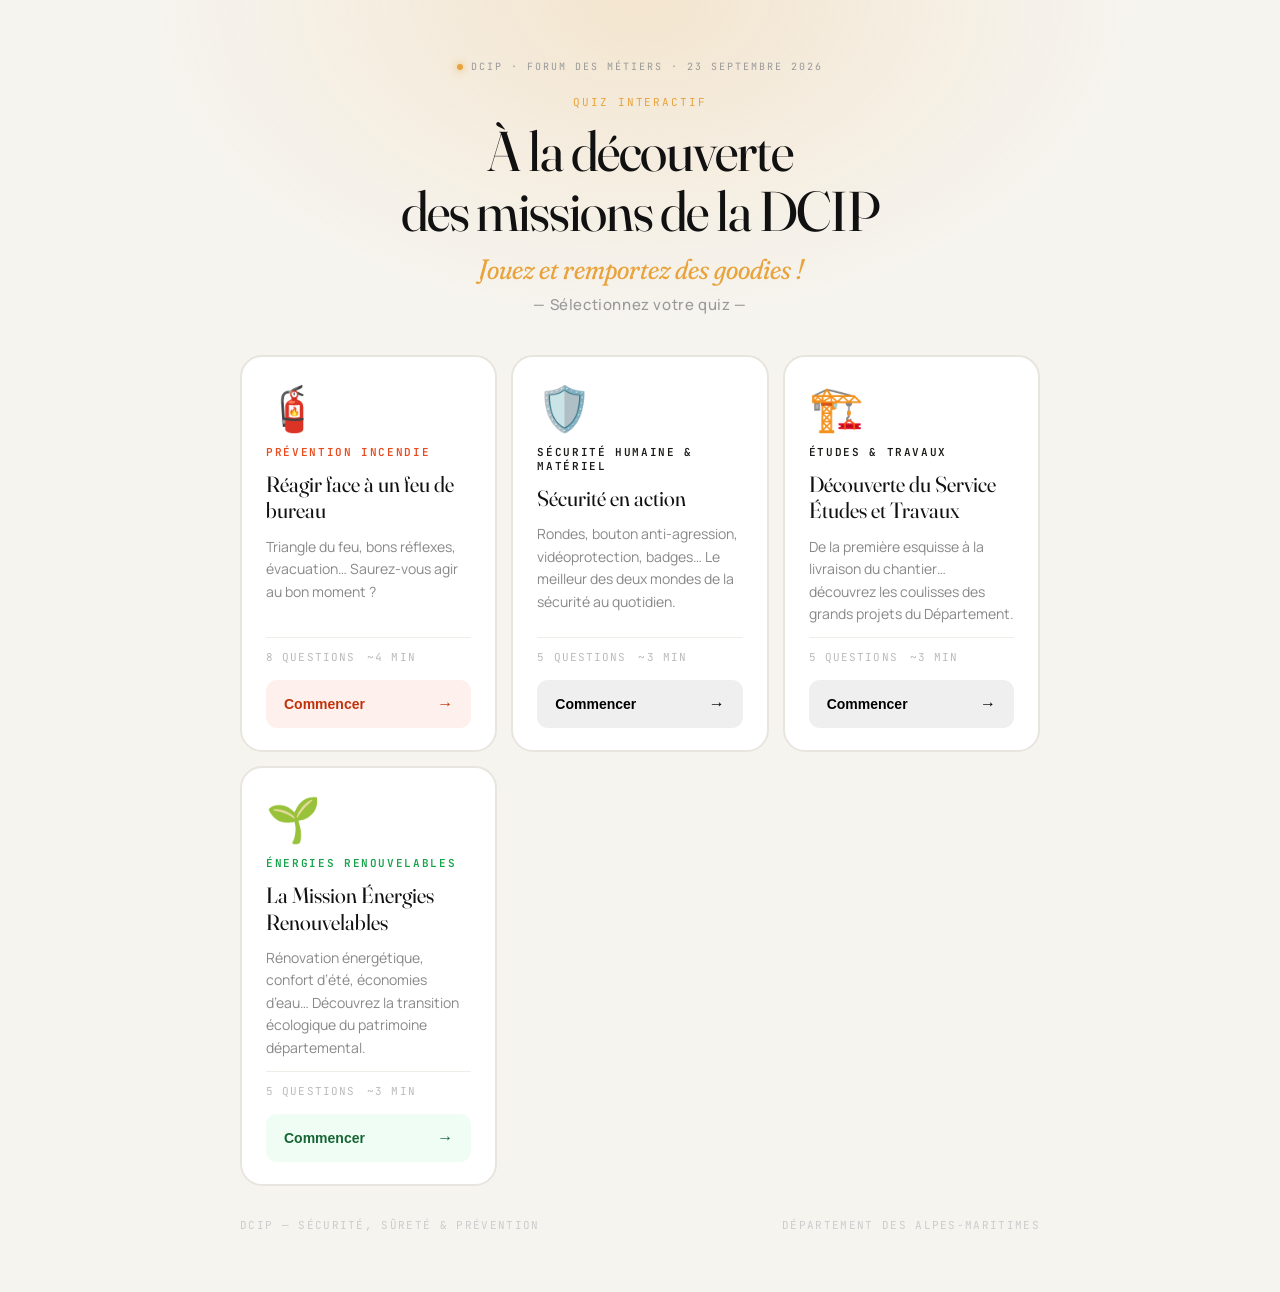
<file: sources/quiz-hub.html>
<!DOCTYPE html>
<html lang="fr">
<head>
<meta charset="UTF-8"/>
<meta name="viewport" content="width=device-width, initial-scale=1.0">
<title>DCIP &mdash; Quiz S&eacute;curit&eacute; &amp; Pr&eacute;vention</title>
<link rel="preconnect" href="https://fonts.googleapis.com">
<link rel="preconnect" href="https://fonts.gstatic.com" crossorigin>
<link href="https://fonts.googleapis.com/css2?family=Fraunces:ital,opsz,wght@0,9..144,300..900;1,9..144,300..900&family=Manrope:wght@400;500;600;700;800&family=JetBrains+Mono:wght@400;500&display=swap" rel="stylesheet">
<style>




*, *::before, *::after { box-sizing: border-box; margin: 0; padding: 0; }
html, body { min-height: 100%; font-family: 'Manrope', system-ui, sans-serif; -webkit-font-smoothing: antialiased; background: #F6F4EF; color: #1A1A18; }
#hub { min-height: 100vh; display: flex; flex-direction: column; align-items: center; justify-content: center; text-align: center; padding: clamp(28px,6vw,60px) clamp(20px,5vw,40px); background: radial-gradient(ellipse 70% 45% at 50% 0%, rgba(232,163,61,.18), transparent 55%), #F6F4EF; }
.hub-tag { font-family: 'JetBrains Mono', monospace; font-size: 10px; letter-spacing: .2em; text-transform: uppercase; color: #999; margin-bottom: 22px; display: flex; align-items: center; justify-content: center; gap: 8px; }
.dot { width: 6px; height: 6px; background: #E8A33D; border-radius: 50%; box-shadow: 0 0 8px #E8A33D; display: inline-block; animation: blink 2s ease-in-out infinite; }
@keyframes blink { 0%,100% { opacity:1; } 50% { opacity:.3; } }
.hub-eyebrow { font-family: 'JetBrains Mono', monospace; font-size: 11px; letter-spacing: .18em; text-transform: uppercase; color: #E8A33D; margin-bottom: 12px; }
.hub-title { font-family: 'Fraunces', serif; font-size: clamp(28px,5vw,56px); font-weight: 400; line-height: 1.08; letter-spacing: -.02em; color: #111; margin-bottom: 10px; font-variation-settings: "opsz" 144; }
.hub-play { font-family: 'Fraunces', serif; font-size: clamp(17px,2.8vw,28px); font-weight: 400; font-style: italic; color: #E8A33D; margin-bottom: 8px; font-variation-settings: "opsz" 144, "SOFT" 80; }
.hub-select { font-size: clamp(12px,1.5vw,15px); color: #999; margin-bottom: 40px; font-weight: 500; letter-spacing: .04em; }
.quiz-grid { display: grid; grid-template-columns: repeat(auto-fit, minmax(220px, 1fr)); gap: 14px; width: 100%; max-width: 800px; margin-bottom: 32px; }
.quiz-card { background: #fff; border-radius: 22px; border: 2px solid #E8E5DF; padding: 28px 24px 22px; cursor: pointer; text-align: left; transition: transform .2s cubic-bezier(.2,.7,.2,1), box-shadow .2s, border-color .2s; display: flex; flex-direction: column; gap: 12px; -webkit-tap-highlight-color: transparent; min-height: 260px; }
.quiz-card:active { transform: scale(.98); }
@media (hover: hover) { .quiz-card:hover { transform: translateY(-6px); } .card-feu:hover { box-shadow: 0 16px 48px -8px rgba(233,75,31,.25); border-color: #F4A090; } .card-gard:hover { box-shadow: 0 16px 48px -8px rgba(59,130,246,.25); border-color: #90BAF8; } .card-surt:hover { box-shadow: 0 16px 48px -8px rgba(61,111,232,.25); border-color: #90A8F8; } .card-feu:hover .card-btn { background: #E94B1F; color: #fff; } .card-gard:hover .card-btn { background: #3B82F6; color: #fff; } .card-surt:hover .card-btn { background: #3D6FE8; color: #fff; } .quiz-card:hover .card-btn .arr { transform: translateX(5px); } }
.card-feu:active .card-btn { background: #E94B1F; color: #fff; } .card-gard:active .card-btn { background: #3B82F6; color: #fff; } .card-surt:active .card-btn { background: #3D6FE8; color: #fff; }
.card-ico { font-size: 44px; line-height: 1; display: block; margin-bottom: 4px; }
.card-cat { font-family: 'JetBrains Mono', monospace; font-size: 11px; letter-spacing: .15em; text-transform: uppercase; font-weight: 600; }
.card-feu .card-cat { color: #E94B1F; } .card-gard .card-cat { color: #3B82F6; } .card-surt .card-cat { color: #3D6FE8; }
.card-title { font-family: 'Fraunces', serif; font-weight: 400; font-size: clamp(18px,2.2vw,22px); line-height: 1.2; color: #111; font-variation-settings: "opsz" 144; }
.card-desc { font-size: 14px; color: #888; line-height: 1.6; flex: 1; }
.card-meta { display: flex; gap: 12px; padding-top: 12px; border-top: 1.5px solid #F0EDE8; }
.card-meta span { font-family: 'JetBrains Mono', monospace; font-size: 11px; letter-spacing: .1em; text-transform: uppercase; color: #bbb; }
.card-btn { display: flex; align-items: center; justify-content: space-between; font-size: 14px; font-weight: 700; padding: 14px 18px; min-height: 48px; border-radius: 11px; border: none; cursor: pointer; width: 100%; transition: all .18s; margin-top: 4px; }
.card-feu .card-btn { background: #FEF0EC; color: #C0320A; } .card-gard .card-btn { background: #EFF6FF; color: #1D4ED8; } .card-surt .card-btn { background: #EEF2FF; color: #3730A3; }
.card-btn .arr { transition: transform .2s; font-size: 16px; }
.hub-foot { font-family: 'JetBrains Mono', monospace; font-size: 11px; letter-spacing: .12em; text-transform: uppercase; color: #ccc; max-width: 800px; width: 100%; display: flex; justify-content: space-between; flex-wrap: wrap; gap: 8px; }
.qz-panel { display: none; position: fixed; inset: 0; z-index: 50; overflow-y: auto; -webkit-overflow-scrolling: touch; background: #F6F4EF; }
.qz-panel.on { display: block; }
.qz-back { position: fixed; top: 16px; left: 16px; z-index: 999; display: inline-flex; align-items: center; gap: 8px; font-family: 'Manrope', sans-serif; font-size: 13px; font-weight: 700; color: #1A1A18; background: #FFFFFF; border: 1px solid #E8E5DF; padding: 10px 18px; min-height: 44px; cursor: pointer; border-radius: 6px; transition: all .2s; box-shadow: 0 2px 8px rgba(0,0,0,.08); }
.qz-back:hover, .qz-back:active { color: #000; background: #F6F4EF; border-color: #D8D3C8; }

#qz-feu, #qz-gard, #qz-surt {
  min-height: 100%;
  position: relative;
}





#qz-feu {
  min-height: 100%;
  position: relative;
}
#qz-feu {
    --bg:        #0F0E0C;
    --bg-2:     #16140F;
    --surface:   #1A1814;
    --surface-2: #221E18;
    --line:      #2C2820;
    --text:      #F4EFE6;
    --text-mute: #A89F90;
    --text-soft: #6E665B;
    --flame:     #E94B1F;
    --flame-2:  #FF6B35;
    --amber:    #F4C95D;
    --green:    #5BBF7A;
    --red:      #D9534F;
    --shadow: 0 30px 80px -20px rgba(0,0,0,.6), 0 8px 24px -8px rgba(0,0,0,.4);
  }

  

  #qz-feu * { box-sizing: border-box; margin: 0; padding: 0; }

  #qz-feu, #qz-feu {
    background: var(--bg);
    color: var(--text);
    font-family: 'Manrope', system-ui, sans-serif;
    font-weight: 400;
    line-height: 1.55;
    -webkit-font-smoothing: antialiased;
    -moz-osx-font-smoothing: grayscale;
    min-height: 100vh;
  }

  #qz-feu {
    background: var(--bg);
    background-attachment: fixed;
    position: relative;
    overflow-x: hidden;
  }

  #qz-feu /* Subtle grain texture */
  #qz-feu::before {
    content: '';
    position: fixed;
    inset: 0;
    pointer-events: none;
    z-index: 1;
    opacity: .35;
    mix-blend-mode: overlay;
    background-image: url("data:image/svg+xml;utf8,<svg xmlns='http://www.w3.org/2000/svg' width='200' height='200'><filter id='n'><feTurbulence type='fractalNoise' baseFrequency='0.9' numOctaves='2' stitchTiles='stitch'/><feColorMatrix values='0 0 0 0 0 0 0 0 0 0 0 0 0 0 0 0 0 0 .5 0'/></filter><rect width='100%25' height='100%25' filter='url(%23n)'/></svg>");
  }

  #qz-feu .container {
    max-width: 760px;
    margin: 0 auto;
    padding: clamp(20px, 4vw, 48px) clamp(16px, 4vw, 32px) 80px;
    position: relative;
    z-index: 2;
  }

  #qz-feu /* ---------- HEADER ---------- */
  .brand-row {
    display: flex;
    align-items: center;
    justify-content: space-between;
    margin-bottom: clamp(40px, 8vw, 72px);
    font-family: 'JetBrains Mono', monospace;
    font-size: 11px;
    letter-spacing: .12em;
    text-transform: uppercase;
    color: var(--text-soft);
  }
  #qz-feu .brand-row .dot {
    display: inline-block;
    width: 6px; height: 6px;
    background: var(--flame);
    border-radius: 50%;
    margin-right: 8px;
    box-shadow: 0 0 12px var(--flame);
    animation: pulse 1.8s ease-in-out infinite;
  }
  @keyframes pulse {
    0%, 100% { opacity: 1; transform: scale(1); }
    50% { opacity: .5; transform: scale(.85); }
  }

  #qz-feu /* ---------- INTRO ---------- */
  .intro {
    text-align: left;
    margin-bottom: 56px;
  }
  #qz-feu .intro .eyebrow {
    font-family: 'JetBrains Mono', monospace;
    font-size: 12px;
    letter-spacing: .18em;
    text-transform: uppercase;
    color: var(--flame);
    margin-bottom: 24px;
    display: flex;
    align-items: center;
    gap: 12px;
  }
  #qz-feu .intro .eyebrow::after {
    content: '';
    flex: 1;
    height: 1px;
    background: linear-gradient(90deg, var(--flame), transparent);
    max-width: 120px;
  }

  #qz-feu .intro h1 {
    font-family: 'Fraunces', serif;
    font-weight: 400;
    font-size: clamp(36px, 7vw, 64px);
    line-height: 1.02;
    letter-spacing: -.02em;
    margin-bottom: 28px;
    font-variation-settings: "opsz" 144, "SOFT" 50;
  }
  #qz-feu .intro h1 em {
    font-style: italic;
    color: var(--flame);
    font-variation-settings: "opsz" 144, "SOFT" 100;
  }

  #qz-feu .intro p.lead {
    font-size: clamp(16px, 2.2vw, 19px);
    color: var(--text-mute);
    max-width: 580px;
    margin-bottom: 36px;
  }

  #qz-feu .meta-grid {
    display: grid;
    grid-template-columns: repeat(auto-fit, minmax(140px, 1fr));
    gap: 1px;
    background: var(--line);
    border: 1px solid var(--line);
    margin-bottom: 48px;
  }
  #qz-feu .meta-grid > div {
    background: var(--bg);
    padding: 18px 20px;
  }
  #qz-feu .meta-grid .label {
    font-family: 'JetBrains Mono', monospace;
    font-size: 10px;
    letter-spacing: .14em;
    text-transform: uppercase;
    color: var(--text-soft);
    margin-bottom: 6px;
  }
  #qz-feu .meta-grid .value {
    font-family: 'Fraunces', serif;
    font-size: 20px;
    color: var(--text);
    font-weight: 500;
  }

  #qz-feu .btn {
    display: inline-flex;
    align-items: center;
    gap: 12px;
    padding: 18px 32px;
    background: var(--flame);
    color: #fff;
    border: none;
    font-family: 'Manrope', sans-serif;
    font-size: 15px;
    font-weight: 600;
    letter-spacing: .02em;
    cursor: pointer;
    transition: all .25s cubic-bezier(.2,.7,.2,1);
    text-decoration: none;
  }
  #qz-feu .btn:hover {
    background: var(--flame-2);
    transform: translateY(-2px);
    box-shadow: 0 20px 40px -10px rgba(233, 75, 31, .5);
  }
  #qz-feu .btn .arrow {
    transition: transform .3s ease;
  }
  #qz-feu .btn:hover .arrow {
    transform: translateX(4px);
  }
  #qz-feu .btn.secondary {
    background: transparent;
    color: var(--text);
    border: 1px solid var(--line);
  }
  #qz-feu .btn.secondary:hover {
    background: var(--surface);
    border-color: var(--flame);
    box-shadow: none;
  }

  #qz-feu /* ---------- QUIZ ---------- */
  .quiz-header {
    display: flex;
    justify-content: space-between;
    align-items: center;
    margin-bottom: 32px;
    font-family: 'JetBrains Mono', monospace;
    font-size: 11px;
    letter-spacing: .14em;
    text-transform: uppercase;
    color: var(--text-soft);
  }
  #qz-feu .quiz-header .counter {
    color: var(--text);
  }
  #qz-feu .quiz-header .counter strong {
    color: var(--flame);
    font-weight: 700;
  }

  #qz-feu .progress {
    height: 2px;
    background: var(--line);
    margin-bottom: 56px;
    overflow: hidden;
  }
  #qz-feu .progress-bar {
    height: 100%;
    background: linear-gradient(90deg, var(--flame), var(--amber));
    width: 0%;
    transition: width .5s cubic-bezier(.2,.7,.2,1);
  }

  #qz-feu .category {
    font-family: 'JetBrains Mono', monospace;
    font-size: 11px;
    letter-spacing: .18em;
    text-transform: uppercase;
    color: var(--amber);
    margin-bottom: 20px;
  }

  #qz-feu .question {
    font-family: 'Fraunces', serif;
    font-weight: 400;
    font-size: clamp(24px, 4.5vw, 36px);
    line-height: 1.15;
    letter-spacing: -.01em;
    margin-bottom: 40px;
    font-variation-settings: "opsz" 144, "SOFT" 30;
  }

  #qz-feu .options {
    display: flex;
    flex-direction: column;
    gap: 10px;
    margin-bottom: 32px;
  }

  #qz-feu .option {
    display: flex;
    align-items: flex-start;
    gap: 16px;
    padding: 18px 22px;
    background: var(--surface);
    border: 1px solid var(--line);
    cursor: pointer;
    transition: all .2s ease;
    text-align: left;
    color: var(--text);
    font-family: inherit;
    font-size: 16px;
    line-height: 1.45;
    width: 100%;
  }
  #qz-feu .option:hover:not(:disabled) {
    border-color: var(--flame);
    background: var(--surface-2);
    transform: translateX(4px);
  }
  #qz-feu .option:disabled {
    cursor: default;
  }
  #qz-feu .option .marker {
    flex-shrink: 0;
    width: 24px; height: 24px;
    border: 1px solid var(--line);
    border-radius: 50%;
    display: flex;
    align-items: center;
    justify-content: center;
    font-family: 'JetBrains Mono', monospace;
    font-size: 11px;
    color: var(--text-mute);
    transition: all .2s ease;
    margin-top: 1px;
  }
  #qz-feu .option:hover:not(:disabled) .marker {
    border-color: var(--flame);
    color: var(--flame);
  }
  #qz-feu .option.correct {
    border-color: var(--green);
    background: rgba(91, 191, 122, .08);
  }
  #qz-feu .option.correct .marker {
    background: var(--green);
    border-color: var(--green);
    color: #0F0E0C;
  }
  #qz-feu .option.wrong {
    border-color: var(--red);
    background: rgba(217, 83, 79, .08);
  }
  #qz-feu .option.wrong .marker {
    background: var(--red);
    border-color: var(--red);
    color: #fff;
  }

  #qz-feu .feedback {
    border-left: 2px solid var(--flame);
    padding: 16px 0 16px 20px;
    margin-bottom: 36px;
    opacity: 0;
    max-height: 0;
    overflow: hidden;
    transition: opacity .4s ease, max-height .4s ease, padding .4s ease, margin .4s ease;
  }
  #qz-feu .feedback.show {
    opacity: 1;
    max-height: 600px;
    padding: 16px 0 16px 20px;
    margin-bottom: 36px;
  }
  #qz-feu .feedback .feedback-label {
    font-family: 'JetBrains Mono', monospace;
    font-size: 11px;
    letter-spacing: .14em;
    text-transform: uppercase;
    color: var(--flame);
    margin-bottom: 10px;
  }
  #qz-feu .feedback p {
    color: var(--text-mute);
    font-size: 15px;
    line-height: 1.6;
  }
  #qz-feu .feedback p strong {
    color: var(--text);
    font-weight: 600;
  }

  #qz-feu .nav-row {
    display: flex;
    justify-content: flex-end;
    gap: 12px;
  }

  #qz-feu /* ---------- RESULTS ---------- */
  .results {
    text-align: left;
  }
  #qz-feu .results .score-eyebrow {
    font-family: 'JetBrains Mono', monospace;
    font-size: 12px;
    letter-spacing: .18em;
    text-transform: uppercase;
    color: var(--flame);
    margin-bottom: 24px;
  }
  #qz-feu .score-big {
    font-family: 'Fraunces', serif;
    font-size: clamp(80px, 18vw, 160px);
    line-height: .9;
    letter-spacing: -.04em;
    margin-bottom: 8px;
    font-variation-settings: "opsz" 144;
    color: var(--text);
  }
  #qz-feu .score-big .total {
    color: var(--text-soft);
    font-size: .5em;
  }
  #qz-feu .verdict {
    font-family: 'Fraunces', serif;
    font-size: clamp(22px, 3.5vw, 32px);
    line-height: 1.2;
    margin-bottom: 24px;
    font-style: italic;
    color: var(--amber);
  }
  #qz-feu .verdict-text {
    color: var(--text-mute);
    font-size: 17px;
    max-width: 580px;
    margin-bottom: 48px;
  }

  #qz-feu .breakdown {
    border-top: 1px solid var(--line);
    padding-top: 32px;
    margin-bottom: 40px;
  }
  #qz-feu .breakdown h3 {
    font-family: 'JetBrains Mono', monospace;
    font-size: 11px;
    letter-spacing: .18em;
    text-transform: uppercase;
    color: var(--text-soft);
    margin-bottom: 20px;
    font-weight: 500;
  }
  #qz-feu .breakdown-item {
    display: flex;
    align-items: baseline;
    gap: 16px;
    padding: 14px 0;
    border-bottom: 1px solid var(--line);
    font-size: 15px;
  }
  #qz-feu .breakdown-item:last-child { border-bottom: none; }
  #qz-feu .breakdown-item .num {
    font-family: 'JetBrains Mono', monospace;
    font-size: 12px;
    color: var(--text-soft);
    width: 24px;
    flex-shrink: 0;
  }
  #qz-feu .breakdown-item .label {
    flex: 1;
    color: var(--text);
  }
  #qz-feu .breakdown-item .status {
    font-family: 'JetBrains Mono', monospace;
    font-size: 11px;
    letter-spacing: .1em;
    text-transform: uppercase;
  }
  #qz-feu .breakdown-item .status.ok { color: var(--green); }
  #qz-feu .breakdown-item .status.ko { color: var(--red); }

  #qz-feu .footer-note {
    border-top: 1px solid var(--line);
    margin-top: 80px;
    padding-top: 24px;
    font-family: 'JetBrains Mono', monospace;
    font-size: 10px;
    letter-spacing: .14em;
    text-transform: uppercase;
    color: var(--text-soft);
    display: flex;
    justify-content: space-between;
    flex-wrap: wrap;
    gap: 12px;
  }

  #qz-feu /* ---------- ANIMATIONS ---------- */
  .fade-in {
    animation: fadeIn .5s cubic-bezier(.2,.7,.2,1) both;
  }
  @keyframes fadeIn {
    from { opacity: 0; transform: translateY(12px); }
    to { opacity: 1; transform: translateY(0); }
  }

  #qz-feu .hidden { display: none !important; }

  #qz-feu /* ---------- RESPONSIVE ---------- */
  @media (max-width: 540px) {
    .nav-row { flex-direction: column-reverse; }
    #qz-feu .nav-row .btn { width: 100%; justify-content: center; }
    #qz-feu .meta-grid { grid-template-columns: 1fr 1fr; }
    #qz-feu .brand-row { font-size: 10px; }
  }






#qz-feu {
  --bg:        #F6F4EF;
  --bg-2:      #F6F4EF;
  --surface:   #FFFFFF;
  --surface-2: #FBFAF7;
  --line:      #E8E5DF;
  --text:      #1A1A18;
  --text-mute: #6E665B;
  --text-soft: #948C7E;
}
#qz-feu { background: transparent; }

#qz-secu {
  min-height: 100%;
  position: relative;
}
#qz-secu {
    --bg:        #0A0D14;
    --bg-2:      #0F1320;
    --surface:   #141824;
    --surface-2: #1A2030;
    --line:      #222840;
    --text:      #E8EDF8;
    --text-mute: #8A96B0;
    --text-soft: #505870;
    --accent:    #3D6FE8;
    --accent-2:  #6090F8;
    --gold:      #F4C95D;
    --green:     #5BBF7A;
    --red:       #D9534F;
    --shadow: 0 30px 80px -20px rgba(0,0,0,.6), 0 8px 24px -8px rgba(0,0,0,.4);
  }

  

  #qz-secu * { box-sizing: border-box; margin: 0; padding: 0; }

  #qz-secu, #qz-secu {
    background: var(--bg);
    color: var(--text);
    font-family: 'Manrope', system-ui, sans-serif;
    font-weight: 400;
    line-height: 1.55;
    -webkit-font-smoothing: antialiased;
    -moz-osx-font-smoothing: grayscale;
    min-height: 100vh;
  }

  #qz-secu {
    background: var(--bg);
    background-attachment: fixed;
    position: relative;
    overflow-x: hidden;
  }

  #qz-secu::before {
    content: '';
    position: fixed;
    inset: 0;
    pointer-events: none;
    z-index: 1;
    opacity: .35;
    mix-blend-mode: overlay;
    background-image: url("data:image/svg+xml;utf8,<svg xmlns='http://www.w3.org/2000/svg' width='200' height='200'><filter id='n'><feTurbulence type='fractalNoise' baseFrequency='0.9' numOctaves='2' stitchTiles='stitch'/><feColorMatrix values='0 0 0 0 0 0 0 0 0 0 0 0 0 0 0 0 0 0 .5 0'/></filter><rect width='100%25' height='100%25' filter='url(%23n)'/></svg>");
  }

  #qz-secu .container {
    max-width: 760px;
    margin: 0 auto;
    padding: clamp(20px, 4vw, 48px) clamp(16px, 4vw, 32px) 80px;
    position: relative;
    z-index: 2;
  }

  #qz-secu /* ---------- HEADER ---------- */
  .brand-row {
    display: flex;
    align-items: center;
    justify-content: space-between;
    margin-bottom: clamp(40px, 8vw, 72px);
    font-family: 'JetBrains Mono', monospace;
    font-size: 11px;
    letter-spacing: .12em;
    text-transform: uppercase;
    color: var(--text-soft);
  }
  #qz-secu .brand-row .dot {
    display: inline-block;
    width: 6px; height: 6px;
    background: var(--accent);
    border-radius: 50%;
    margin-right: 8px;
    box-shadow: 0 0 12px var(--accent);
    animation: pulse 1.8s ease-in-out infinite;
  }
  @keyframes pulse {
    0%, 100% { opacity: 1; transform: scale(1); }
    50% { opacity: .5; transform: scale(.85); }
  }

  #qz-secu /* ---------- INTRO ---------- */
  .intro { text-align: left; margin-bottom: 56px; }
  #qz-secu .intro .eyebrow {
    font-family: 'JetBrains Mono', monospace;
    font-size: 12px;
    letter-spacing: .18em;
    text-transform: uppercase;
    color: var(--accent);
    margin-bottom: 24px;
    display: flex;
    align-items: center;
    gap: 12px;
  }
  #qz-secu .intro .eyebrow::after {
    content: '';
    flex: 1;
    height: 1px;
    background: linear-gradient(90deg, var(--accent), transparent);
    max-width: 120px;
  }
  #qz-secu .intro h1 {
    font-family: 'Fraunces', serif;
    font-weight: 400;
    font-size: clamp(36px, 7vw, 64px);
    line-height: 1.02;
    letter-spacing: -.02em;
    margin-bottom: 28px;
    font-variation-settings: "opsz" 144, "SOFT" 50;
  }
  #qz-secu .intro h1 em {
    font-style: italic;
    color: var(--accent-2);
    font-variation-settings: "opsz" 144, "SOFT" 100;
  }
  #qz-secu .intro p.lead {
    font-size: clamp(16px, 2.2vw, 19px);
    color: var(--text-mute);
    max-width: 580px;
    margin-bottom: 36px;
  }

  #qz-secu .meta-grid {
    display: grid;
    grid-template-columns: repeat(auto-fit, minmax(140px, 1fr));
    gap: 1px;
    background: var(--line);
    border: 1px solid var(--line);
    margin-bottom: 48px;
  }
  #qz-secu .meta-grid > div { background: var(--bg); padding: 18px 20px; }
  #qz-secu .meta-grid .label {
    font-family: 'JetBrains Mono', monospace;
    font-size: 10px;
    letter-spacing: .14em;
    text-transform: uppercase;
    color: var(--text-soft);
    margin-bottom: 6px;
  }
  #qz-secu .meta-grid .value {
    font-family: 'Fraunces', serif;
    font-size: 20px;
    color: var(--text);
    font-weight: 500;
  }

  #qz-secu .btn {
    display: inline-flex;
    align-items: center;
    gap: 12px;
    padding: 18px 32px;
    background: var(--accent);
    color: #fff;
    border: none;
    font-family: 'Manrope', sans-serif;
    font-size: 15px;
    font-weight: 600;
    letter-spacing: .02em;
    cursor: pointer;
    transition: all .25s cubic-bezier(.2,.7,.2,1);
  }
  #qz-secu .btn:hover {
    background: var(--accent-2);
    transform: translateY(-2px);
    box-shadow: 0 20px 40px -10px rgba(61, 111, 232, .5);
  }
  #qz-secu .btn .arrow { transition: transform .3s ease; }
  #qz-secu .btn:hover .arrow { transform: translateX(4px); }
  #qz-secu .btn.secondary {
    background: transparent;
    color: var(--text);
    border: 1px solid var(--line);
  }
  #qz-secu .btn.secondary:hover {
    background: var(--surface);
    border-color: var(--accent);
    box-shadow: none;
  }

  #qz-secu /* ---------- QUIZ ---------- */
  .quiz-header {
    display: flex;
    justify-content: space-between;
    align-items: center;
    margin-bottom: 32px;
    font-family: 'JetBrains Mono', monospace;
    font-size: 11px;
    letter-spacing: .14em;
    text-transform: uppercase;
    color: var(--text-soft);
  }
  #qz-secu .quiz-header .counter { color: var(--text); }
  #qz-secu .quiz-header .counter strong { color: var(--accent); font-weight: 700; }

  #qz-secu .progress {
    height: 2px;
    background: var(--line);
    margin-bottom: 56px;
    overflow: hidden;
  }
  #qz-secu .progress-bar {
    height: 100%;
    background: linear-gradient(90deg, var(--accent), var(--gold));
    width: 0%;
    transition: width .5s cubic-bezier(.2,.7,.2,1);
  }

  #qz-secu .category {
    font-family: 'JetBrains Mono', monospace;
    font-size: 11px;
    letter-spacing: .18em;
    text-transform: uppercase;
    color: var(--gold);
    margin-bottom: 20px;
  }

  #qz-secu .question {
    font-family: 'Fraunces', serif;
    font-weight: 400;
    font-size: clamp(24px, 4.5vw, 36px);
    line-height: 1.15;
    letter-spacing: -.01em;
    margin-bottom: 40px;
    font-variation-settings: "opsz" 144, "SOFT" 30;
  }

  #qz-secu .options {
    display: flex;
    flex-direction: column;
    gap: 10px;
    margin-bottom: 32px;
  }

  #qz-secu .option {
    display: flex;
    align-items: flex-start;
    gap: 16px;
    padding: 18px 22px;
    background: var(--surface);
    border: 1px solid var(--line);
    cursor: pointer;
    transition: all .2s ease;
    text-align: left;
    color: var(--text);
    font-family: inherit;
    font-size: 16px;
    line-height: 1.45;
    width: 100%;
  }
  #qz-secu .option:hover:not(:disabled) {
    border-color: var(--accent);
    background: var(--surface-2);
    transform: translateX(4px);
  }
  #qz-secu .option:disabled { cursor: default; }
  #qz-secu .option .marker {
    flex-shrink: 0;
    width: 24px; height: 24px;
    border: 1px solid var(--line);
    border-radius: 50%;
    display: flex;
    align-items: center;
    justify-content: center;
    font-family: 'JetBrains Mono', monospace;
    font-size: 11px;
    color: var(--text-mute);
    transition: all .2s ease;
    margin-top: 1px;
  }
  #qz-secu .option:hover:not(:disabled) .marker { border-color: var(--accent); color: var(--accent); }
  #qz-secu .option.correct { border-color: var(--green); background: rgba(91, 191, 122, .08); }
  #qz-secu .option.correct .marker { background: var(--green); border-color: var(--green); color: #0A0D14; }
  #qz-secu .option.wrong { border-color: var(--red); background: rgba(217, 83, 79, .08); }
  #qz-secu .option.wrong .marker { background: var(--red); border-color: var(--red); color: #fff; }

  #qz-secu .feedback {
    border-left: 2px solid var(--accent);
    padding: 16px 0 16px 20px;
    margin-bottom: 36px;
    opacity: 0;
    max-height: 0;
    overflow: hidden;
    transition: opacity .4s ease, max-height .4s ease, padding .4s ease, margin .4s ease;
  }
  #qz-secu .feedback.show { opacity: 1; max-height: 600px; padding: 16px 0 16px 20px; margin-bottom: 36px; }
  #qz-secu .feedback .feedback-label {
    font-family: 'JetBrains Mono', monospace;
    font-size: 11px;
    letter-spacing: .14em;
    text-transform: uppercase;
    color: var(--accent);
    margin-bottom: 10px;
  }
  #qz-secu .feedback p { color: var(--text-mute); font-size: 15px; line-height: 1.6; }
  #qz-secu .feedback p strong { color: var(--text); font-weight: 600; }

  #qz-secu .nav-row { display: flex; justify-content: flex-end; gap: 12px; }

  #qz-secu /* ---------- RESULTS ---------- */
  .results { text-align: left; }
  #qz-secu .results .score-eyebrow {
    font-family: 'JetBrains Mono', monospace;
    font-size: 12px;
    letter-spacing: .18em;
    text-transform: uppercase;
    color: var(--accent);
    margin-bottom: 24px;
  }
  #qz-secu .score-big {
    font-family: 'Fraunces', serif;
    font-size: clamp(80px, 18vw, 160px);
    line-height: .9;
    letter-spacing: -.04em;
    margin-bottom: 8px;
    font-variation-settings: "opsz" 144;
    color: var(--text);
  }
  #qz-secu .score-big .total { color: var(--text-soft); font-size: .5em; }
  #qz-secu .verdict {
    font-family: 'Fraunces', serif;
    font-size: clamp(22px, 3.5vw, 32px);
    line-height: 1.2;
    margin-bottom: 24px;
    font-style: italic;
    color: var(--gold);
  }
  #qz-secu .verdict-text { color: var(--text-mute); font-size: 17px; max-width: 580px; margin-bottom: 48px; }

  #qz-secu .breakdown { border-top: 1px solid var(--line); padding-top: 32px; margin-bottom: 40px; }
  #qz-secu .breakdown h3 {
    font-family: 'JetBrains Mono', monospace;
    font-size: 11px;
    letter-spacing: .18em;
    text-transform: uppercase;
    color: var(--text-soft);
    margin-bottom: 20px;
    font-weight: 500;
  }
  #qz-secu .breakdown-item {
    display: flex;
    align-items: baseline;
    gap: 16px;
    padding: 14px 0;
    border-bottom: 1px solid var(--line);
    font-size: 15px;
  }
  #qz-secu .breakdown-item:last-child { border-bottom: none; }
  #qz-secu .breakdown-item .num { font-family: 'JetBrains Mono', monospace; font-size: 12px; color: var(--text-soft); width: 24px; flex-shrink: 0; }
  #qz-secu .breakdown-item .label { flex: 1; color: var(--text); }
  #qz-secu .breakdown-item .status { font-family: 'JetBrains Mono', monospace; font-size: 11px; letter-spacing: .1em; text-transform: uppercase; }
  #qz-secu .breakdown-item .status.ok { color: var(--green); }
  #qz-secu .breakdown-item .status.ko { color: var(--red); }

  #qz-secu .footer-note {
    border-top: 1px solid var(--line);
    margin-top: 80px;
    padding-top: 24px;
    font-family: 'JetBrains Mono', monospace;
    font-size: 10px;
    letter-spacing: .14em;
    text-transform: uppercase;
    color: var(--text-soft);
    display: flex;
    justify-content: space-between;
    flex-wrap: wrap;
    gap: 12px;
  }

  #qz-secu .fade-in { animation: fadeIn .5s cubic-bezier(.2,.7,.2,1) both; }
  @keyframes fadeIn {
    from { opacity: 0; transform: translateY(12px); }
    to { opacity: 1; transform: translateY(0); }
  }
  #qz-secu .hidden { display: none !important; }

  @media (max-width: 540px) {
    #qz-secu .nav-row { flex-direction: column-reverse; }
    #qz-secu .nav-row .btn { width: 100%; justify-content: center; }
    #qz-secu .meta-grid { grid-template-columns: 1fr 1fr; }
    #qz-secu .brand-row { font-size: 10px; }
  }

#qz-secu {
  --bg:        #F6F4EF;
  --bg-2:      #F6F4EF;
  --surface:   #FFFFFF;
  --surface-2: #FBFAF7;
  --line:      #E8E5DF;
  --text:      #1A1A18;
  --text-mute: #505870;
  --text-soft: #8A96B0;
}
#qz-secu { background: transparent; }

#qz-etu {
  min-height: 100%;
  position: relative;
}
#qz-etu {
    --bg:        #0A0D14;
    --bg-2:      #0F1320;
    --surface:   #141824;
    --surface-2: #1A2030;
    --line:      #222840;
    --text:      #E8EDF8;
    --text-mute: #8A96B0;
    --text-soft: #505870;
    --accent:    #0F766E;
    --accent-2:  #14B8A6;
    --gold:      #F4C95D;
    --green:     #5BBF7A;
    --red:       #D9534F;
    --shadow: 0 30px 80px -20px rgba(0,0,0,.6), 0 8px 24px -8px rgba(0,0,0,.4);
  }

  

  #qz-etu * { box-sizing: border-box; margin: 0; padding: 0; }

  #qz-etu, #qz-etu {
    background: var(--bg);
    color: var(--text);
    font-family: 'Manrope', system-ui, sans-serif;
    font-weight: 400;
    line-height: 1.55;
    -webkit-font-smoothing: antialiased;
    -moz-osx-font-smoothing: grayscale;
    min-height: 100vh;
  }

  #qz-etu {
    background: var(--bg);
    background-attachment: fixed;
    position: relative;
    overflow-x: hidden;
  }

  #qz-etu::before {
    content: '';
    position: fixed;
    inset: 0;
    pointer-events: none;
    z-index: 1;
    opacity: .35;
    mix-blend-mode: overlay;
    background-image: url("data:image/svg+xml;utf8,<svg xmlns='http://www.w3.org/2000/svg' width='200' height='200'><filter id='n'><feTurbulence type='fractalNoise' baseFrequency='0.9' numOctaves='2' stitchTiles='stitch'/><feColorMatrix values='0 0 0 0 0 0 0 0 0 0 0 0 0 0 0 0 0 0 .5 0'/></filter><rect width='100%25' height='100%25' filter='url(%23n)'/></svg>");
  }

  #qz-etu .container {
    max-width: 760px;
    margin: 0 auto;
    padding: clamp(20px, 4vw, 48px) clamp(16px, 4vw, 32px) 80px;
    position: relative;
    z-index: 2;
  }

  #qz-etu /* ---------- HEADER ---------- */
  .brand-row {
    display: flex;
    align-items: center;
    justify-content: space-between;
    margin-bottom: clamp(40px, 8vw, 72px);
    font-family: 'JetBrains Mono', monospace;
    font-size: 11px;
    letter-spacing: .12em;
    text-transform: uppercase;
    color: var(--text-soft);
  }
  #qz-etu .brand-row .dot {
    display: inline-block;
    width: 6px; height: 6px;
    background: var(--accent);
    border-radius: 50%;
    margin-right: 8px;
    box-shadow: 0 0 12px var(--accent);
    animation: pulse 1.8s ease-in-out infinite;
  }
  @keyframes pulse {
    0%, 100% { opacity: 1; transform: scale(1); }
    50% { opacity: .5; transform: scale(.85); }
  }

  #qz-etu /* ---------- INTRO ---------- */
  .intro { text-align: left; margin-bottom: 56px; }
  #qz-etu .intro .eyebrow {
    font-family: 'JetBrains Mono', monospace;
    font-size: 12px;
    letter-spacing: .18em;
    text-transform: uppercase;
    color: var(--accent);
    margin-bottom: 24px;
    display: flex;
    align-items: center;
    gap: 12px;
  }
  #qz-etu .intro .eyebrow::after {
    content: '';
    flex: 1;
    height: 1px;
    background: linear-gradient(90deg, var(--accent), transparent);
    max-width: 120px;
  }
  #qz-etu .intro h1 {
    font-family: 'Fraunces', serif;
    font-weight: 400;
    font-size: clamp(36px, 7vw, 64px);
    line-height: 1.02;
    letter-spacing: -.02em;
    margin-bottom: 28px;
    font-variation-settings: "opsz" 144, "SOFT" 50;
  }
  #qz-etu .intro h1 em {
    font-style: italic;
    color: var(--accent-2);
    font-variation-settings: "opsz" 144, "SOFT" 100;
  }
  #qz-etu .intro p.lead {
    font-size: clamp(16px, 2.2vw, 19px);
    color: var(--text-mute);
    max-width: 580px;
    margin-bottom: 36px;
  }

  #qz-etu .meta-grid {
    display: grid;
    grid-template-columns: repeat(auto-fit, minmax(140px, 1fr));
    gap: 1px;
    background: var(--line);
    border: 1px solid var(--line);
    margin-bottom: 48px;
  }
  #qz-etu .meta-grid > div { background: var(--bg); padding: 18px 20px; }
  #qz-etu .meta-grid .label {
    font-family: 'JetBrains Mono', monospace;
    font-size: 10px;
    letter-spacing: .14em;
    text-transform: uppercase;
    color: var(--text-soft);
    margin-bottom: 6px;
  }
  #qz-etu .meta-grid .value {
    font-family: 'Fraunces', serif;
    font-size: 20px;
    color: var(--text);
    font-weight: 500;
  }

  #qz-etu .btn {
    display: inline-flex;
    align-items: center;
    gap: 12px;
    padding: 18px 32px;
    background: var(--accent);
    color: #fff;
    border: none;
    font-family: 'Manrope', sans-serif;
    font-size: 15px;
    font-weight: 600;
    letter-spacing: .02em;
    cursor: pointer;
    transition: all .25s cubic-bezier(.2,.7,.2,1);
  }
  #qz-etu .btn:hover {
    background: var(--accent-2);
    transform: translateY(-2px);
    box-shadow: 0 20px 40px -10px rgba(61, 111, 232, .5);
  }
  #qz-etu .btn .arrow { transition: transform .3s ease; }
  #qz-etu .btn:hover .arrow { transform: translateX(4px); }
  #qz-etu .btn.secondary {
    background: transparent;
    color: var(--text);
    border: 1px solid var(--line);
  }
  #qz-etu .btn.secondary:hover {
    background: var(--surface);
    border-color: var(--accent);
    box-shadow: none;
  }

  #qz-etu /* ---------- QUIZ ---------- */
  .quiz-header {
    display: flex;
    justify-content: space-between;
    align-items: center;
    margin-bottom: 32px;
    font-family: 'JetBrains Mono', monospace;
    font-size: 11px;
    letter-spacing: .14em;
    text-transform: uppercase;
    color: var(--text-soft);
  }
  #qz-etu .quiz-header .counter { color: var(--text); }
  #qz-etu .quiz-header .counter strong { color: var(--accent); font-weight: 700; }

  #qz-etu .progress {
    height: 2px;
    background: var(--line);
    margin-bottom: 56px;
    overflow: hidden;
  }
  #qz-etu .progress-bar {
    height: 100%;
    background: linear-gradient(90deg, var(--accent), var(--gold));
    width: 0%;
    transition: width .5s cubic-bezier(.2,.7,.2,1);
  }

  #qz-etu .category {
    font-family: 'JetBrains Mono', monospace;
    font-size: 11px;
    letter-spacing: .18em;
    text-transform: uppercase;
    color: var(--gold);
    margin-bottom: 20px;
  }

  #qz-etu .question {
    font-family: 'Fraunces', serif;
    font-weight: 400;
    font-size: clamp(24px, 4.5vw, 36px);
    line-height: 1.15;
    letter-spacing: -.01em;
    margin-bottom: 40px;
    font-variation-settings: "opsz" 144, "SOFT" 30;
  }

  #qz-etu .options {
    display: flex;
    flex-direction: column;
    gap: 10px;
    margin-bottom: 32px;
  }

  #qz-etu .option {
    display: flex;
    align-items: flex-start;
    gap: 16px;
    padding: 18px 22px;
    background: var(--surface);
    border: 1px solid var(--line);
    cursor: pointer;
    transition: all .2s ease;
    text-align: left;
    color: var(--text);
    font-family: inherit;
    font-size: 16px;
    line-height: 1.45;
    width: 100%;
  }
  #qz-etu .option:hover:not(:disabled) {
    border-color: var(--accent);
    background: var(--surface-2);
    transform: translateX(4px);
  }
  #qz-etu .option:disabled { cursor: default; }
  #qz-etu .option .marker {
    flex-shrink: 0;
    width: 24px; height: 24px;
    border: 1px solid var(--line);
    border-radius: 50%;
    display: flex;
    align-items: center;
    justify-content: center;
    font-family: 'JetBrains Mono', monospace;
    font-size: 11px;
    color: var(--text-mute);
    transition: all .2s ease;
    margin-top: 1px;
  }
  #qz-etu .option:hover:not(:disabled) .marker { border-color: var(--accent); color: var(--accent); }
  #qz-etu .option.correct { border-color: var(--green); background: rgba(91, 191, 122, .08); }
  #qz-etu .option.correct .marker { background: var(--green); border-color: var(--green); color: #0A0D14; }
  #qz-etu .option.wrong { border-color: var(--red); background: rgba(217, 83, 79, .08); }
  #qz-etu .option.wrong .marker { background: var(--red); border-color: var(--red); color: #fff; }

  #qz-etu .feedback {
    border-left: 2px solid var(--accent);
    padding: 16px 0 16px 20px;
    margin-bottom: 36px;
    opacity: 0;
    max-height: 0;
    overflow: hidden;
    transition: opacity .4s ease, max-height .4s ease, padding .4s ease, margin .4s ease;
  }
  #qz-etu .feedback.show { opacity: 1; max-height: 600px; padding: 16px 0 16px 20px; margin-bottom: 36px; }
  #qz-etu .feedback .feedback-label {
    font-family: 'JetBrains Mono', monospace;
    font-size: 11px;
    letter-spacing: .14em;
    text-transform: uppercase;
    color: var(--accent);
    margin-bottom: 10px;
  }
  #qz-etu .feedback p { color: var(--text-mute); font-size: 15px; line-height: 1.6; }
  #qz-etu .feedback p strong { color: var(--text); font-weight: 600; }

  #qz-etu .nav-row { display: flex; justify-content: flex-end; gap: 12px; }

  #qz-etu /* ---------- RESULTS ---------- */
  .results { text-align: left; }
  #qz-etu .results .score-eyebrow {
    font-family: 'JetBrains Mono', monospace;
    font-size: 12px;
    letter-spacing: .18em;
    text-transform: uppercase;
    color: var(--accent);
    margin-bottom: 24px;
  }
  #qz-etu .score-big {
    font-family: 'Fraunces', serif;
    font-size: clamp(80px, 18vw, 160px);
    line-height: .9;
    letter-spacing: -.04em;
    margin-bottom: 8px;
    font-variation-settings: "opsz" 144;
    color: var(--text);
  }
  #qz-etu .score-big .total { color: var(--text-soft); font-size: .5em; }
  #qz-etu .verdict {
    font-family: 'Fraunces', serif;
    font-size: clamp(22px, 3.5vw, 32px);
    line-height: 1.2;
    margin-bottom: 24px;
    font-style: italic;
    color: var(--gold);
  }
  #qz-etu .verdict-text { color: var(--text-mute); font-size: 17px; max-width: 580px; margin-bottom: 48px; }

  #qz-etu .breakdown { border-top: 1px solid var(--line); padding-top: 32px; margin-bottom: 40px; }
  #qz-etu .breakdown h3 {
    font-family: 'JetBrains Mono', monospace;
    font-size: 11px;
    letter-spacing: .18em;
    text-transform: uppercase;
    color: var(--text-soft);
    margin-bottom: 20px;
    font-weight: 500;
  }
  #qz-etu .breakdown-item {
    display: flex;
    align-items: baseline;
    gap: 16px;
    padding: 14px 0;
    border-bottom: 1px solid var(--line);
    font-size: 15px;
  }
  #qz-etu .breakdown-item:last-child { border-bottom: none; }
  #qz-etu .breakdown-item .num { font-family: 'JetBrains Mono', monospace; font-size: 12px; color: var(--text-soft); width: 24px; flex-shrink: 0; }
  #qz-etu .breakdown-item .label { flex: 1; color: var(--text); }
  #qz-etu .breakdown-item .status { font-family: 'JetBrains Mono', monospace; font-size: 11px; letter-spacing: .1em; text-transform: uppercase; }
  #qz-etu .breakdown-item .status.ok { color: var(--green); }
  #qz-etu .breakdown-item .status.ko { color: var(--red); }

  #qz-etu .footer-note {
    border-top: 1px solid var(--line);
    margin-top: 80px;
    padding-top: 24px;
    font-family: 'JetBrains Mono', monospace;
    font-size: 10px;
    letter-spacing: .14em;
    text-transform: uppercase;
    color: var(--text-soft);
    display: flex;
    justify-content: space-between;
    flex-wrap: wrap;
    gap: 12px;
  }

  #qz-etu .fade-in { animation: fadeIn .5s cubic-bezier(.2,.7,.2,1) both; }
  @keyframes fadeIn {
    from { opacity: 0; transform: translateY(12px); }
    to { opacity: 1; transform: translateY(0); }
  }
  #qz-etu .hidden { display: none !important; }

  @media (max-width: 540px) {
    #qz-etu .nav-row { flex-direction: column-reverse; }
    #qz-etu .nav-row .btn { width: 100%; justify-content: center; }
    #qz-etu .meta-grid { grid-template-columns: 1fr 1fr; }
    #qz-etu .brand-row { font-size: 10px; }
  }

#qz-etu {
  --bg:        #F6F4EF;
  --bg-2:      #F6F4EF;
  --surface:   #FFFFFF;
  --surface-2: #FBFAF7;
  --line:      #E8E5DF;
  --text:      #1A1A18;
  --text-mute: #6E665B;
  --text-soft: #948C7E;
}
#qz-etu { background: transparent; }


#qz-feu, #qz-secu, #qz-etu, #qz-ener {
  background: #F6F4EF !important;
}


#qz-feu, #qz-secu, #qz-etu, #qz-ener {
  --bg:        #F6F4EF !important;
  --bg-2:      #F6F4EF !important;
  --surface:   #FFFFFF !important;
  --surface-2: #FBFAF7 !important;
  --line:      #E8E5DF !important;
  --text:      #1A1A18 !important;
}


.goodie-msg {
  font-family: 'Fraunces', serif;
  font-weight: 600;
  font-size: clamp(20px, 3.2vw, 30px);
  line-height: 1.3;
  padding: 20px 24px;
  border-radius: 14px;
  margin: 8px 0 32px;
  text-align: left;
}
.goodie-msg.win {
  background: rgba(91, 191, 122, .12);
  border: 1.5px solid rgba(91, 191, 122, .4);
  color: #1a7a3e;
}
.goodie-msg.retry {
  background: rgba(244, 201, 93, .15);
  border: 1.5px solid rgba(244, 201, 93, .5);
  color: #8a6a12;
}
.goodie-msg .emoji { margin-right: 8px; }

#qz-ener {
  min-height: 100%;
  position: relative;
}
#qz-ener {
    --bg:        #0A0D14;
    --bg-2:      #0F1320;
    --surface:   #141824;
    --surface-2: #1A2030;
    --line:      #222840;
    --text:      #E8EDF8;
    --text-mute: #8A96B0;
    --text-soft: #505870;
    --accent:    #16A34A;
    --accent-2:  #4ADE80;
    --gold:      #F4C95D;
    --green:     #5BBF7A;
    --red:       #D9534F;
    --shadow: 0 30px 80px -20px rgba(0,0,0,.6), 0 8px 24px -8px rgba(0,0,0,.4);
  }

  

  #qz-ener * { box-sizing: border-box; margin: 0; padding: 0; }

  #qz-ener, #qz-ener {
    background: var(--bg);
    color: var(--text);
    font-family: 'Manrope', system-ui, sans-serif;
    font-weight: 400;
    line-height: 1.55;
    -webkit-font-smoothing: antialiased;
    -moz-osx-font-smoothing: grayscale;
    min-height: 100vh;
  }

  #qz-ener {
    background:
      var(--bg);
    background-attachment: fixed;
    position: relative;
    overflow-x: hidden;
  }

  #qz-ener::before {
    content: '';
    position: fixed;
    inset: 0;
    pointer-events: none;
    z-index: 1;
    opacity: .35;
    mix-blend-mode: overlay;
    background-image: url("data:image/svg+xml;utf8,<svg xmlns='http://www.w3.org/2000/svg' width='200' height='200'><filter id='n'><feTurbulence type='fractalNoise' baseFrequency='0.9' numOctaves='2' stitchTiles='stitch'/><feColorMatrix values='0 0 0 0 0 0 0 0 0 0 0 0 0 0 0 0 0 0 .5 0'/></filter><rect width='100%25' height='100%25' filter='url(%23n)'/></svg>");
  }

  #qz-ener .container {
    max-width: 760px;
    margin: 0 auto;
    padding: clamp(20px, 4vw, 48px) clamp(16px, 4vw, 32px) 80px;
    position: relative;
    z-index: 2;
  }

  #qz-ener /* ---------- HEADER ---------- */
  .brand-row {
    display: flex;
    align-items: center;
    justify-content: space-between;
    margin-bottom: clamp(40px, 8vw, 72px);
    font-family: 'JetBrains Mono', monospace;
    font-size: 11px;
    letter-spacing: .12em;
    text-transform: uppercase;
    color: var(--text-soft);
  }
  #qz-ener .brand-row .dot {
    display: inline-block;
    width: 6px; height: 6px;
    background: var(--accent);
    border-radius: 50%;
    margin-right: 8px;
    box-shadow: 0 0 12px var(--accent);
    animation: pulse 1.8s ease-in-out infinite;
  }
  @keyframes pulse {
    0%, 100% { opacity: 1; transform: scale(1); }
    50% { opacity: .5; transform: scale(.85); }
  }

  #qz-ener /* ---------- INTRO ---------- */
  .intro { text-align: left; margin-bottom: 56px; }
  #qz-ener .intro .eyebrow {
    font-family: 'JetBrains Mono', monospace;
    font-size: 12px;
    letter-spacing: .18em;
    text-transform: uppercase;
    color: var(--accent);
    margin-bottom: 24px;
    display: flex;
    align-items: center;
    gap: 12px;
  }
  #qz-ener .intro .eyebrow::after {
    content: '';
    flex: 1;
    height: 1px;
    background: linear-gradient(90deg, var(--accent), transparent);
    max-width: 120px;
  }
  #qz-ener .intro h1 {
    font-family: 'Fraunces', serif;
    font-weight: 400;
    font-size: clamp(36px, 7vw, 64px);
    line-height: 1.02;
    letter-spacing: -.02em;
    margin-bottom: 28px;
    font-variation-settings: "opsz" 144, "SOFT" 50;
  }
  #qz-ener .intro h1 em {
    font-style: italic;
    color: var(--accent-2);
    font-variation-settings: "opsz" 144, "SOFT" 100;
  }
  #qz-ener .intro p.lead {
    font-size: clamp(16px, 2.2vw, 19px);
    color: var(--text-mute);
    max-width: 580px;
    margin-bottom: 36px;
  }

  #qz-ener .meta-grid {
    display: grid;
    grid-template-columns: repeat(auto-fit, minmax(140px, 1fr));
    gap: 1px;
    background: var(--line);
    border: 1px solid var(--line);
    margin-bottom: 48px;
  }
  #qz-ener .meta-grid > div { background: var(--bg); padding: 18px 20px; }
  #qz-ener .meta-grid .label {
    font-family: 'JetBrains Mono', monospace;
    font-size: 10px;
    letter-spacing: .14em;
    text-transform: uppercase;
    color: var(--text-soft);
    margin-bottom: 6px;
  }
  #qz-ener .meta-grid .value {
    font-family: 'Fraunces', serif;
    font-size: 20px;
    color: var(--text);
    font-weight: 500;
  }

  #qz-ener .btn {
    display: inline-flex;
    align-items: center;
    gap: 12px;
    padding: 18px 32px;
    background: var(--accent);
    color: #fff;
    border: none;
    font-family: 'Manrope', sans-serif;
    font-size: 15px;
    font-weight: 600;
    letter-spacing: .02em;
    cursor: pointer;
    transition: all .25s cubic-bezier(.2,.7,.2,1);
  }
  #qz-ener .btn:hover {
    background: var(--accent-2);
    transform: translateY(-2px);
    box-shadow: 0 20px 40px -10px rgba(61, 111, 232, .5);
  }
  #qz-ener .btn .arrow { transition: transform .3s ease; }
  #qz-ener .btn:hover .arrow { transform: translateX(4px); }
  #qz-ener .btn.secondary {
    background: transparent;
    color: var(--text);
    border: 1px solid var(--line);
  }
  #qz-ener .btn.secondary:hover {
    background: var(--surface);
    border-color: var(--accent);
    box-shadow: none;
  }

  #qz-ener /* ---------- QUIZ ---------- */
  .quiz-header {
    display: flex;
    justify-content: space-between;
    align-items: center;
    margin-bottom: 32px;
    font-family: 'JetBrains Mono', monospace;
    font-size: 11px;
    letter-spacing: .14em;
    text-transform: uppercase;
    color: var(--text-soft);
  }
  #qz-ener .quiz-header .counter { color: var(--text); }
  #qz-ener .quiz-header .counter strong { color: var(--accent); font-weight: 700; }

  #qz-ener .progress {
    height: 2px;
    background: var(--line);
    margin-bottom: 56px;
    overflow: hidden;
  }
  #qz-ener .progress-bar {
    height: 100%;
    background: linear-gradient(90deg, var(--accent), var(--gold));
    width: 0%;
    transition: width .5s cubic-bezier(.2,.7,.2,1);
  }

  #qz-ener .category {
    font-family: 'JetBrains Mono', monospace;
    font-size: 11px;
    letter-spacing: .18em;
    text-transform: uppercase;
    color: var(--gold);
    margin-bottom: 20px;
  }

  #qz-ener .question {
    font-family: 'Fraunces', serif;
    font-weight: 400;
    font-size: clamp(24px, 4.5vw, 36px);
    line-height: 1.15;
    letter-spacing: -.01em;
    margin-bottom: 40px;
    font-variation-settings: "opsz" 144, "SOFT" 30;
  }

  #qz-ener .options {
    display: flex;
    flex-direction: column;
    gap: 10px;
    margin-bottom: 32px;
  }

  #qz-ener .option {
    display: flex;
    align-items: flex-start;
    gap: 16px;
    padding: 18px 22px;
    background: var(--surface);
    border: 1px solid var(--line);
    cursor: pointer;
    transition: all .2s ease;
    text-align: left;
    color: var(--text);
    font-family: inherit;
    font-size: 16px;
    line-height: 1.45;
    width: 100%;
  }
  #qz-ener .option:hover:not(:disabled) {
    border-color: var(--accent);
    background: var(--surface-2);
    transform: translateX(4px);
  }
  #qz-ener .option:disabled { cursor: default; }
  #qz-ener .option .marker {
    flex-shrink: 0;
    width: 24px; height: 24px;
    border: 1px solid var(--line);
    border-radius: 50%;
    display: flex;
    align-items: center;
    justify-content: center;
    font-family: 'JetBrains Mono', monospace;
    font-size: 11px;
    color: var(--text-mute);
    transition: all .2s ease;
    margin-top: 1px;
  }
  #qz-ener .option:hover:not(:disabled) .marker { border-color: var(--accent); color: var(--accent); }
  #qz-ener .option.correct { border-color: var(--green); background: rgba(91, 191, 122, .08); }
  #qz-ener .option.correct .marker { background: var(--green); border-color: var(--green); color: #0A0D14; }
  #qz-ener .option.wrong { border-color: var(--red); background: rgba(217, 83, 79, .08); }
  #qz-ener .option.wrong .marker { background: var(--red); border-color: var(--red); color: #fff; }

  #qz-ener .feedback {
    border-left: 2px solid var(--accent);
    padding: 16px 0 16px 20px;
    margin-bottom: 36px;
    opacity: 0;
    max-height: 0;
    overflow: hidden;
    transition: opacity .4s ease, max-height .4s ease, padding .4s ease, margin .4s ease;
  }
  #qz-ener .feedback.show { opacity: 1; max-height: 600px; padding: 16px 0 16px 20px; margin-bottom: 36px; }
  #qz-ener .feedback .feedback-label {
    font-family: 'JetBrains Mono', monospace;
    font-size: 11px;
    letter-spacing: .14em;
    text-transform: uppercase;
    color: var(--accent);
    margin-bottom: 10px;
  }
  #qz-ener .feedback p { color: var(--text-mute); font-size: 15px; line-height: 1.6; }
  #qz-ener .feedback p strong { color: var(--text); font-weight: 600; }

  #qz-ener .nav-row { display: flex; justify-content: flex-end; gap: 12px; }

  #qz-ener /* ---------- RESULTS ---------- */
  .results { text-align: left; }
  #qz-ener .results .score-eyebrow {
    font-family: 'JetBrains Mono', monospace;
    font-size: 12px;
    letter-spacing: .18em;
    text-transform: uppercase;
    color: var(--accent);
    margin-bottom: 24px;
  }
  #qz-ener .score-big {
    font-family: 'Fraunces', serif;
    font-size: clamp(80px, 18vw, 160px);
    line-height: .9;
    letter-spacing: -.04em;
    margin-bottom: 8px;
    font-variation-settings: "opsz" 144;
    color: var(--text);
  }
  #qz-ener .score-big .total { color: var(--text-soft); font-size: .5em; }
  #qz-ener .verdict {
    font-family: 'Fraunces', serif;
    font-size: clamp(22px, 3.5vw, 32px);
    line-height: 1.2;
    margin-bottom: 24px;
    font-style: italic;
    color: var(--gold);
  }
  #qz-ener .verdict-text { color: var(--text-mute); font-size: 17px; max-width: 580px; margin-bottom: 48px; }

  #qz-ener .breakdown { border-top: 1px solid var(--line); padding-top: 32px; margin-bottom: 40px; }
  #qz-ener .breakdown h3 {
    font-family: 'JetBrains Mono', monospace;
    font-size: 11px;
    letter-spacing: .18em;
    text-transform: uppercase;
    color: var(--text-soft);
    margin-bottom: 20px;
    font-weight: 500;
  }
  #qz-ener .breakdown-item {
    display: flex;
    align-items: baseline;
    gap: 16px;
    padding: 14px 0;
    border-bottom: 1px solid var(--line);
    font-size: 15px;
  }
  #qz-ener .breakdown-item:last-child { border-bottom: none; }
  #qz-ener .breakdown-item .num { font-family: 'JetBrains Mono', monospace; font-size: 12px; color: var(--text-soft); width: 24px; flex-shrink: 0; }
  #qz-ener .breakdown-item .label { flex: 1; color: var(--text); }
  #qz-ener .breakdown-item .status { font-family: 'JetBrains Mono', monospace; font-size: 11px; letter-spacing: .1em; text-transform: uppercase; }
  #qz-ener .breakdown-item .status.ok { color: var(--green); }
  #qz-ener .breakdown-item .status.ko { color: var(--red); }

  #qz-ener .footer-note {
    border-top: 1px solid var(--line);
    margin-top: 80px;
    padding-top: 24px;
    font-family: 'JetBrains Mono', monospace;
    font-size: 10px;
    letter-spacing: .14em;
    text-transform: uppercase;
    color: var(--text-soft);
    display: flex;
    justify-content: space-between;
    flex-wrap: wrap;
    gap: 12px;
  }

  #qz-ener .fade-in { animation: fadeIn .5s cubic-bezier(.2,.7,.2,1) both; }
  @keyframes fadeIn {
    from { opacity: 0; transform: translateY(12px); }
    to { opacity: 1; transform: translateY(0); }
  }
  #qz-ener .hidden { display: none !important; }

  @media (max-width: 540px) {
    #qz-ener .nav-row { flex-direction: column-reverse; }
    #qz-ener .nav-row .btn { width: 100%; justify-content: center; }
    #qz-ener .meta-grid { grid-template-columns: 1fr 1fr; }
    #qz-ener .brand-row { font-size: 10px; }
  }

#qz-ener {
  --bg:        #F6F4EF;
  --bg-2:      #F6F4EF;
  --surface:   #FFFFFF;
  --surface-2: #FBFAF7;
  --line:      #E8E5DF;
  --text:      #1A1A18;
  --text-mute: #6E665B;
  --text-soft: #948C7E;
}
#qz-ener { background: var(--bg); }

.card-ener .card-cat{color:#16A34A;}
.card-ener .card-btn{background:#EFFDF4;color:#166534;}

</style>
</head>
<body>

<div id="hub">
  <div class="hub-tag"><span class="dot"></span>DCIP &middot; Forum des M&eacute;tiers &middot; 23 septembre 2026</div>
  <div class="hub-eyebrow">Quiz interactif</div>
  <h1 class="hub-title">&Agrave; la d&eacute;couverte<br>des missions de la DCIP</h1>
  <p class="hub-play">Jouez et remportez des goodies&nbsp;!</p>
  <p class="hub-select">&mdash; S&eacute;lectionnez votre quiz &mdash;</p>
  <div class="quiz-grid">
    <div class="quiz-card card-feu" onclick="openQuiz('feu')">
      <span class="card-ico">&#x1F9EF;</span><div class="card-cat">Pr&eacute;vention incendie</div>
      <div class="card-title">R&eacute;agir face &agrave; un feu de bureau</div>
      <div class="card-desc">Triangle du feu, bons r&eacute;flexes, &eacute;vacuation&hellip; Saurez-vous agir au bon moment&nbsp;?</div>
      <div class="card-meta"><span>8 questions</span><span>~4 min</span></div>
      <button class="card-btn">Commencer <span class="arr">&rarr;</span></button>
    </div>
    <div class="quiz-card card-secu" onclick="openQuiz('secu')">
      <span class="card-ico">&#x1F6E1;&#xFE0F;</span><div class="card-cat">S&eacute;curit&eacute; humaine &amp; mat&eacute;riel</div>
      <div class="card-title">S&eacute;curit&eacute; en action</div>
      <div class="card-desc">Rondes, bouton anti-agression, vid&eacute;oprotection, badges&hellip; Le meilleur des deux mondes de la s&eacute;curit&eacute; au quotidien.</div>
      <div class="card-meta"><span>5 questions</span><span>~3 min</span></div>
      <button class="card-btn">Commencer <span class="arr">&rarr;</span></button>
    </div>
    <div class="quiz-card card-etu" onclick="openQuiz('etu')">
      <span class="card-ico">&#x1F3D7;&#xFE0F;</span><div class="card-cat">&Eacute;tudes &amp; Travaux</div>
      <div class="card-title">D&eacute;couverte du Service &Eacute;tudes et Travaux</div>
      <div class="card-desc">De la premi&egrave;re esquisse &agrave; la livraison du chantier&hellip; d&eacute;couvrez les coulisses des grands projets du D&eacute;partement.</div>
      <div class="card-meta"><span>5 questions</span><span>~3 min</span></div>
      <button class="card-btn">Commencer <span class="arr">&rarr;</span></button>
    </div>
    <div class="quiz-card card-ener" onclick="openQuiz('ener')">
      <span class="card-ico">&#x1F331;</span><div class="card-cat">&Eacute;nergies Renouvelables</div>
      <div class="card-title">La Mission &Eacute;nergies Renouvelables</div>
      <div class="card-desc">R&eacute;novation &eacute;nerg&eacute;tique, confort d&rsquo;&eacute;t&eacute;, &eacute;conomies d&rsquo;eau&hellip; D&eacute;couvrez la transition &eacute;cologique du patrimoine d&eacute;partemental.</div>
      <div class="card-meta"><span>5 questions</span><span>~3 min</span></div>
      <button class="card-btn">Commencer <span class="arr">&rarr;</span></button>
    </div>
  </div>
  <div class="hub-foot">
    <span>DCIP &mdash; S&eacute;curit&eacute;, S&ucirc;ret&eacute; &amp; Pr&eacute;vention</span>
    <span>D&eacute;partement des Alpes-Maritimes</span>
  </div>
</div>

<div id="qz-feu" class="qz-panel">
<button class="qz-back" onclick="showHub()">&#x2190; Accueil</button>
<div class="container">

  <div class="brand-row">
    <span><span class="dot"></span>Sécurité incendie · Pro</span>
    <span>2026 / Quiz</span>
  </div>

  <!-- ===================== INTRO ===================== -->
  <section id="QF_intro" class="intro fade-in">
    <div class="eyebrow">Quiz interactif</div>
    <h1>Comment réagir face à un <em>départ de feu</em> au bureau&nbsp;?</h1>
    <p class="lead">
      Que vous travailliez dans un <strong style="color:var(--text)">IGH</strong> ou un <strong style="color:var(--text)">ERP</strong>, les premières secondes décident de tout. Testez vos connaissances sur les enjeux, les acteurs et les gestes qui font la différence.
    </p>

    <div class="meta-grid">
      <div>
        <div class="label">Questions</div>
        <div class="value">9</div>
      </div>
      <div>
        <div class="label">Durée</div>
        <div class="value">~5 min</div>
      </div>
      <div>
        <div class="label">Niveau</div>
        <div class="value">Tous publics</div>
      </div>
      <div>
        <div class="label">Cadre</div>
        <div class="value">IGH / ERP</div>
      </div>
    </div>

    <button class="btn" onclick="QF_startQuiz()">
      Commencer le quiz
      <span class="arrow">→</span>
    </button>
  </section>

  <!-- ===================== QUIZ ===================== -->
  <section id="QF_quiz" class="hidden">
    <div class="quiz-header">
      <span class="counter">Question <strong id="QF_qNum">1</strong> / <span id="QF_qTotal">8</span></span>
      <span id="QF_catTag">Enjeux</span>
    </div>
    <div class="progress"><div class="progress-bar" id="QF_progressBar"></div></div>

    <div id="QF_questionContainer"></div>

    <div class="nav-row">
      <button class="btn secondary hidden" id="QF_nextBtn" onclick="QF_nextQuestion()">
        Question suivante
        <span class="arrow">→</span>
      </button>
    </div>
  </section>

  <!-- ===================== RESULTS ===================== -->
  <section id="QF_results" class="hidden results">
    <div class="QF_score-eyebrow">Résultat final</div>
    <div class="QF_score-big"><span id="QF_scoreNum">0</span><span class="total">/8</span></div>
    <div class="verdict" id="QF_verdict">—</div>
    <p class="verdict-text" id="QF_verdictText">—</p>
    <div class="goodie-msg" id="QF_goodieMsg"></div>

    <div class="breakdown">
      <h3>Détail des réponses</h3>
      <div id="QF_breakdownList"></div>
    </div>

    <button class="btn" onclick="QF_restart()">
      Refaire le quiz
      <span class="arrow">↻</span>
    </button>
  </section>

  <div class="footer-note">
    <span>Quiz pédagogique — sécurité incendie en milieu professionnel</span>
    <span>IGH · ERP · SSIAP</span>
  </div>

</div>

<script>
  const QF_questions = [
    {
      cat: "Enjeux",
      q: "Quels sont les trois éléments réunis pour qu'un feu se déclare (« triangle du feu ») ?",
      options: [
        "Combustible, comburant, énergie d'activation",
        "Fumée, chaleur, étincelle",
        "Oxygène, eau, électricité"
      ],
      correct: 0,
      feedback: "Le <strong>triangle du feu</strong> repose sur trois conditions simultanées : un <strong>combustible</strong> (papier, plastique, mobilier…), un <strong>comburant</strong> (l'oxygène de l'air) et une <strong>énergie d'activation</strong> (étincelle, surchauffe, flamme). Supprimer un seul de ces trois éléments suffit à éteindre le feu — c'est le principe de tous les extincteurs."
    },
    {
      cat: "Enjeux",
      q: "Dans un incendie de bureau, qu'est-ce qui tue le plus souvent ?",
      options: [
        "Les flammes",
        "Les fumées toxiques",
        "L'effondrement du bâtiment"
      ],
      correct: 1,
      feedback: "Plus de <strong>80 % des décès</strong> en incendie sont dus aux <strong>fumées toxiques</strong> (monoxyde de carbone, cyanure d'hydrogène…), pas aux flammes. En quelques minutes, les fumées remplissent un volume et rendent l'évacuation impossible. D'où l'importance de fermer les portes derrière soi et d'évacuer rapidement, au ras du sol si nécessaire."
    },
    {
      cat: "Enjeux",
      q: "À quelle vitesse un feu de bureau non maîtrisé peut-il se propager ?",
      options: [
        "Il met plusieurs heures à se développer",
        "Le volume peut doubler toutes les 30 secondes",
        "Cela dépend uniquement du système de ventilation"
      ],
      correct: 1,
      feedback: "Un feu en phase de développement peut voir son <strong>volume doubler toutes les 30 secondes</strong>. En 3 minutes, une pièce peut être totalement embrasée (phénomène de <em>flashover</em>). C'est pour cela que les premières actions — alarme, évacuation, fermeture des portes — sont décisives."
    },
    {
      cat: "Acteurs",
      q: "Quel est le rôle du « serre-file » lors d'une évacuation ?",
      options: [
        "Il est en tête de file et guide vers la sortie",
        "Il appelle les secours depuis l'extérieur",
        "Il ferme la marche, vérifie que tout le monde est sorti et ferme les portes"
      ],
      correct: 2,
      feedback: "Le <strong>serre-file</strong> ferme la marche : il s'assure que <strong>personne n'est resté en arrière</strong> (bureaux, sanitaires, salles de réunion), <strong>ferme les portes derrière lui</strong> pour ralentir la propagation des fumées, et signale toute anomalie. Le <strong>guide-file</strong>, lui, est en tête : il ouvre le chemin vers la sortie et le point de rassemblement."
    },
    {
      cat: "Gestes",
      q: "Vous découvrez un début d'incendie au bureau. Quelle est la PREMIÈRE action ?",
      options: [
        "Essayer d'éteindre le feu avec un extincteur",
        "Donner l'alarme (déclencheur manuel le plus proche)",
        "Appeler les pompiers depuis votre poste"
      ],
      correct: 1,
      feedback: "La première action est toujours de <strong>donner l'alarme</strong> en actionnant le déclencheur manuel (boîtier rouge) le plus proche. Cela prévient instantanément tout le bâtiment et déclenche les dispositifs de sécurité (désenfumage, compartimentage). <em>Ensuite</em> seulement, si le feu est naissant et que vous savez utiliser un extincteur, vous pouvez tenter une attaque — sans jamais vous mettre en danger."
    },
    {
      cat: "Gestes",
      q: "Lors de l'évacuation d'un bâtiment de bureaux classique (hors IGH), peut-on prendre l'ascenseur ?",
      options: [
        "Oui, c'est plus rapide qu'un escalier",
        "Oui, si le feu est à un autre étage",
        "Non — les ascenseurs sont strictement interdits en cas d'incendie"
      ],
      correct: 2,
      feedback: "<strong>Dans un bâtiment de bureaux classique, <strong>l'ascenseur est interdit</strong> en cas d'incendie : les fumées s'engouffrent dans la gaine, la cabine peut s'arrêter à l'étage du feu, et l'alimentation électrique peut être coupée à tout moment. L'évacuation se fait <strong>toujours par les escaliers</strong>.<br><br><em>À noter :</em> dans un <strong>IGH</strong> (Immeuble de Grande Hauteur), le règlement de sécurité prévoit un fonctionnement différent, autorisant l'usage de l'ascenseur sur les étages non concernés par le sinistre — un cas particulier, distinct de la règle générale évaluée ici."
    },
    {
      cat: "Gestes",
      q: "Vous évacuez avec un collègue en situation de handicap qui ne peut pas emprunter les escaliers. Où l'accompagnez-vous ?",
      options: [
        "Dans son bureau, en fermant bien la porte",
        "Vers un Espace d'Attente Sécurisé (EAS), en signalant sa présence aux secours",
        "Au point de rassemblement extérieur, en le portant dans les escaliers à plusieurs"
      ],
      correct: 1,
      feedback: "L'<strong>Espace d'Attente Sécurisé (EAS)</strong> est une zone protégée des flammes et des fumées, prévue par la réglementation pour que toute personne ne pouvant pas évacuer par les escaliers puisse <strong>attendre les secours en sécurité</strong>. Une fois la personne installée, vous <strong>signalez immédiatement sa présence</strong> au PC sécurité (SSIAP) ou aux sapeurs-pompiers. <br><br>👉 <strong>Dans l'IGH du Centre administratif, ce sont les paliers des cages d'escaliers de chaque niveau qui font office d'EAS.</strong> Conçus avec un degré coupe-feu élevé, ils permettent à une personne de rester en protection <strong>jusqu'à 2 heures</strong> — soit largement le temps nécessaire à l'intervention des secours."
    },
    {
      cat: "Gestes",
      q: "Pourquoi est-il essentiel de fermer les portes derrière soi en évacuant ?",
      options: [
        "Pour éviter les vols pendant l'évacuation",
        "Pour ralentir la propagation du feu et des fumées",
        "Pour permettre aux pompiers de mieux se repérer"
      ],
      correct: 1,
      feedback: "Une porte fermée peut <strong>contenir un feu pendant 15, 30 voire 60 minutes</strong> (selon son degré coupe-feu) et limite massivement la propagation des fumées toxiques. C'est l'un des principes du <strong>compartimentage</strong>, pilier de la réglementation incendie en IGH et ERP. Ce geste simple peut sauver des vies — y compris la vôtre si vous devez vous réfugier."
    }
  ];

  let QF_current = 0;
  let QF_score = 0;
  let QF_answered = false;
  let QF_answers = [];

  function QF_startQuiz() {
    document.getElementById('QF_intro').classList.add('hidden');
    document.getElementById('QF_quiz').classList.remove('hidden');
    document.getElementById('QF_quiz').classList.add('fade-in');
    document.getElementById('QF_qTotal').textContent = QF_questions.length;
    QF_showQuestion();
  }

  function QF_showQuestion() {
    QF_answered = false;
    const q = QF_questions[QF_current];
    document.getElementById('QF_qNum').textContent = QF_current + 1;
    document.getElementById('QF_catTag').textContent = q.cat;

    const progress = ((QF_current) / QF_questions.length) * 100;
    document.getElementById('QF_progressBar').style.width = progress + '%';

    const container = document.getElementById('QF_questionContainer');
    container.classList.remove('fade-in');
    void container.offsetWidth; // QF_restart animation

    let html = `
      <div class="category">${q.cat}</div>
      <h2 class="question">${q.q}</h2>
      <div class="options">
    `;
    q.options.forEach((opt, i) => {
      const letter = String.fromCharCode(65 + i);
      html += `
        <button class="option" data-i="${i}" onclick="QF_select(${i})">
          <span class="marker">${letter}</span>
          <span>${opt}</span>
        </button>
      `;
    });
    html += `</div>`;
    html += `
      <div class="feedback" id="QF_feedback">
        <div class="feedback-label" id="QF_feedbackLabel">Explication</div>
        <p id="QF_feedbackText"></p>
      </div>
    `;
    container.innerHTML = html;
    container.classList.add('fade-in');
    document.getElementById('QF_nextBtn').classList.add('hidden');
  }

  function QF_select(i) {
    if (QF_answered) return;
    QF_answered = true;
    const q = QF_questions[QF_current];
    const opts = document.getElementById('qz-feu').querySelectorAll('.option');

    opts.forEach((opt, idx) => {
      opt.disabled = true;
      if (idx === q.correct) opt.classList.add('correct');
      else if (idx === i) opt.classList.add('wrong');
    });

    const isCorrect = i === q.correct;
    if (isCorrect) QF_score++;
    QF_answers.push({ q: q.q, ok: isCorrect });

    const fb = document.getElementById('QF_feedback');
    const lbl = document.getElementById('QF_feedbackLabel');
    const txt = document.getElementById('QF_feedbackText');
    lbl.textContent = isCorrect ? '✓ Bonne réponse' : '✗ Réponse incorrecte';
    lbl.style.color = isCorrect ? 'var(--green)' : 'var(--red)';
    txt.innerHTML = q.feedback;
    fb.classList.add('show');

    document.getElementById('QF_nextBtn').classList.remove('hidden');
    document.getElementById('QF_nextBtn').textContent = (QF_current === QF_questions.length - 1) ? 'Voir mon résultat' : 'Question suivante';
    if (QF_current === QF_questions.length - 1) {
      document.getElementById('QF_nextBtn').innerHTML = 'Voir mon résultat <span class="arrow">→</span>';
    } else {
      document.getElementById('QF_nextBtn').innerHTML = 'Question suivante <span class="arrow">→</span>';
    }
  }

  function QF_nextQuestion() {
    if (QF_current < QF_questions.length - 1) {
      QF_current++;
      QF_showQuestion();
      window.scrollTo({ top: 0, behavior: 'smooth' });
    } else {
      QF_showResults();
    }
  }

  function QF_showResults() {
    document.getElementById('QF_quiz').classList.add('hidden');
    const r = document.getElementById('QF_results');
    r.classList.remove('hidden');
    r.classList.add('fade-in');
    document.getElementById('QF_progressBar').style.width = '100%';

    // Animate QF_score
    let n = 0;
    const target = QF_score;
    const num = document.getElementById('QF_scoreNum');
    const QF_step = () => {
      if (n < target) {
        n++;
        num.textContent = n;
        setTimeout(QF_step, 80);
      }
    };
    QF_step();

    const pct = (QF_score / QF_questions.length) * 100;
    let verdict, text;
    if (pct >= 90) {
      verdict = "Expert sécurité incendie.";
      text = "Vos réflexes sont solides : enjeux maîtrisés, acteurs identifiés, gestes connus. Vous êtes une ressource pour vos collègues — n'hésitez pas à partager ces bons réflexes autour de vous.";
    } else if (pct >= 70) {
      verdict = "Bonnes bases — quelques angles morts.";
      text = "Vous connaissez l'essentiel. Revoyez les questions ratées et n'hésitez pas à demander une visite des moyens de secours de votre bâtiment (alarmes, RIA, extincteurs, plans d'évacuation).";
    } else if (pct >= 50) {
      verdict = "Connaissances partielles.";
      text = "Les bons réflexes ne sont pas tous acquis. Une formation à l'évacuation ou un exercice incendie sur votre site sont vivement recommandés — les premières secondes font toute la différence.";
    } else {
      verdict = "À renforcer en priorité.";
      text = "Le risque incendie au bureau est sous-estimé. Demandez à votre employeur la formation obligatoire à la sécurité incendie (Code du travail, art. R.4227-39) et participez activement au prochain exercice d'évacuation.";
    }
    document.getElementById('QF_verdict').textContent = verdict;
    
    document.getElementById('QF_verdictText').textContent = text;
    const QF_goodieEl = document.getElementById('QF_goodieMsg');
    if (QF_score === QF_questions.length) {
      QF_goodieEl.className = 'goodie-msg win';
      QF_goodieEl.innerHTML = '<span class="emoji">🎉</span>BRAVO vous remportez un goodie, présentez votre résultat pour le récupérer !';
    } else {
      QF_goodieEl.className = 'goodie-msg retry';
      QF_goodieEl.innerHTML = '<span class="emoji">👍</span>Bien joué, pour remporter un goodie, retentez votre chance !';
    }

    const list = document.getElementById('QF_breakdownList');
    list.innerHTML = QF_answers.map((a, i) => `
      <div class="breakdown-item">
        <span class="num">${String(i + 1).padStart(2, '0')}</span>
        <span class="label">${a.q}</span>
        <span class="status ${a.ok ? 'ok' : 'ko'}">${a.ok ? '✓ Juste' : '✗ Faux'}</span>
      </div>
    `).join('');

    window.scrollTo({ top: 0, behavior: 'smooth' });
  }

  function QF_restart() {
    QF_current = 0; QF_score = 0; QF_answers = [];
    document.getElementById('QF_results').classList.add('hidden');
    document.getElementById('QF_intro').classList.remove('hidden');
    document.getElementById('QF_intro').classList.add('fade-in');
    document.getElementById('QF_progressBar').style.width = '0%';
    window.scrollTo({ top: 0, behavior: "smooth" });
  }
</script></div>


<div id="qz-secu" class="qz-panel">
<button class="qz-back" onclick="showHub()">&#x2190; Accueil</button>
<div class="container">

  <div class="brand-row">
    <span><span class="dot"></span>Sécurité humaine &amp; matériel · DCIP</span>
    <span>2026 / Quiz</span>
  </div>

  <!-- ===================== INTRO ===================== -->
  <section id="QC_intro" class="intro fade-in">
    <div class="eyebrow">Quiz interactif</div>
    <h1>Agents, caméras, badges — que savez-vous de la <em>sécurité</em>&nbsp;?</h1>
    <p class="lead">
      Des agents qui veillent sur le terrain aux dispositifs techniques qui protègent nos bâtiments… la sécurité, c’est aussi une affaire de réflexes du quotidien. 5 questions pour le vérifier.
    </p>

    <div class="meta-grid">
      <div>
        <div class="label">Questions</div>
        <div class="value">5</div>
      </div>
      <div>
        <div class="label">Durée</div>
        <div class="value">~4 min</div>
      </div>
      <div>
        <div class="label">Niveau</div>
        <div class="value">Tous publics</div>
      </div>
      <div>
        <div class="label">Cadre</div>
        <div class="value">CADAM / 06</div>
      </div>
    </div>

    <button class="btn" onclick="QC_startQuiz()">
      Commencer le quiz
      <span class="arrow">→</span>
    </button>
  </section>

  <!-- ===================== QUIZ ===================== -->
  <section id="QC_quiz" class="hidden">
    <div class="quiz-header">
      <span class="counter">Question <strong id="QC_qNum">1</strong> / <span id="QC_qTotal">8</span></span>
      <span id="QC_catTag">Vidéoprotection</span>
    </div>
    <div class="progress"><div class="progress-bar" id="QC_progressBar"></div></div>

    <div id="QC_questionContainer"></div>

    <div class="nav-row">
      <button class="btn secondary hidden" id="QC_nextBtn" onclick="QC_nextQuestion()">
        Question suivante
        <span class="arrow">→</span>
      </button>
    </div>
  </section>

  <!-- ===================== RESULTS ===================== -->
  <section id="QC_results" class="hidden results">
    <div class="QC_score-eyebrow">Résultat final</div>
    <div class="QC_score-big"><span id="QC_scoreNum">0</span><span class="total">/5</span></div>
    <div class="verdict" id="QC_verdict">—</div>
    <p class="verdict-text" id="QC_verdictText">—</p>
    <div class="goodie-msg" id="QC_goodieMsg"></div>

    <div class="breakdown">
      <h3>Détail des réponses</h3>
      <div id="QC_breakdownList"></div>
    </div>

    <button class="btn" onclick="QC_restart()">
      Refaire le quiz
      <span class="arrow">↻</span>
    </button>
  </section>

  <div class="footer-note">
    <span>Quiz pédagogique — sûreté des bâtiments départementaux</span>
    <span>Vidéoprotection · Badges · Intrusion</span>
  </div>

</div>

<script>
  const QC_questions = [
    {
      cat: "Agents de sécurité",
      q: "Vous voyez l'agent de sécurité faire le tour complet du bâtiment à 14h, seul, sans incident en cours. À quoi cela sert-il ?",
      options: [
        "C'est une obligation syndicale qui n'a pas vraiment d'utilité",
        "La ronde est préventive : elle dissuade, détecte les anomalies et vérifie les équipements de secours",
        "Cela lui permet de se dégourdir les jambes"
      ],
      correct: 1,
      feedback: "La <strong>ronde de surveillance</strong> n'attend pas qu'il se passe quelque chose. Son objectif est triple : <strong>dissuader</strong> par la présence visible, <strong>détecter</strong> les anomalies (porte forcée, colis suspect...) et <strong>vérifier</strong> les équipements de secours. C'est un travail actif, même quand rien ne semble se passer."
    },
    {
      cat: "Agents de sécurité",
      q: "Dans le bureau d'un travailleur social, il y a un petit bouton rouge discret. À quoi sert-il ?",
      options: [
        "À appeler l'ascenseur sans se déplacer",
        "À activer la climatisation d'urgence",
        "À déclencher une alerte silencieuse vers l'agent de sécurité en cas d'agression"
      ],
      correct: 2,
      feedback: "C'est le <strong>bouton anti-agression</strong>. En cas de situation dangereuse, le travailleur social peut déclencher une <strong>alerte silencieuse</strong> — l'usager ne l'entend pas, mais l'agent de sécurité est immédiatement prévenu et intervient discrètement pour évaluer la situation."
    },
    {
      cat: "Vidéoprotection",
      q: "Quelle est la différence entre vidéosurveillance et vidéoprotection ?",
      options: [
        "La vidéosurveillance s'applique aux lieux privés, la vidéoprotection aux espaces ouverts au public",
        "La vidéoprotection concerne uniquement les établissements scolaires",
        "La vidéosurveillance est réservée aux forces de l'ordre"
      ],
      correct: 0,
      feedback: "Ce sont deux régimes <strong>juridiquement distincts</strong>. La <strong>vidéosurveillance</strong> concerne les lieux privés (bureaux, halls d'immeubles…), tandis que la <strong>vidéoprotection</strong> encadre les espaces ouverts au public. Les autorisations et règles d'exploitation ne sont pas les mêmes."
    },
    {
      cat: "Badge & Accès",
      q: "Vous perdez votre badge. Quelle est la bonne réaction ?",
      options: [
        "Emprunter le badge d'un collègue en attendant de le retrouver",
        "Attendre quelques jours — il réapparaît souvent",
        "Le signaler immédiatement pour qu'il soit désactivé"
      ],
      correct: 2,
      feedback: "Un badge non signalé, c'est une <strong>porte ouverte</strong> : n'importe qui peut le ramasser et accéder à des zones protégées. La désactivation est immédiate.<br><br><strong>Comment signaler ?</strong><br>📞 Appeler le <strong>11</strong> (numéro interne) ou écrire à <strong>acces@departement06.fr</strong><br><br><strong>Si vous trouvez un badge :</strong> le déposer à la <strong>Gestion des Accès</strong> ou au <strong>Poste Permanent de Sécurité — Tour Jean Moulin</strong>."
    },
    {
      cat: "Vigilance",
      q: "Vous trouvez une porte de secours entrouverte qui n'aurait pas dû l'être. Que faites-vous ?",
      options: [
        "Vous la fermez et passez votre chemin — ce n'est sûrement rien",
        "Vous attendez de voir si quelqu'un d'autre le signale",
        "Vous signalez immédiatement la situation à la sécurité ou au poste de garde"
      ],
      correct: 2,
      feedback: "Une porte de secours ouverte anormalement est un <strong>signal d'alerte</strong> à ne jamais ignorer. <strong>Signaler au poste de sécurité</strong> immédiatement est le bon réflexe — même si c'est souvent une fausse alerte, le signalement coûte 30 secondes et peut éviter un incident grave."
    }
  ];

  let QC_current = 0;
  let QC_score = 0;
  let QC_answered = false;
  let QC_answers = [];

  function QC_startQuiz() {
    document.getElementById('QC_intro').classList.add('hidden');
    document.getElementById('QC_quiz').classList.remove('hidden');
    document.getElementById('QC_quiz').classList.add('fade-in');
    document.getElementById('QC_qTotal').textContent = QC_questions.length;
    document.querySelector('.QC_score-big .total').textContent = '/' + QC_questions.length;
    QC_showQuestion();
  }

  function QC_showQuestion() {
    QC_answered = false;
    const q = QC_questions[QC_current];
    document.getElementById('QC_qNum').textContent = QC_current + 1;
    document.getElementById('QC_catTag').textContent = q.cat;

    const progress = (QC_current / QC_questions.length) * 100;
    document.getElementById('QC_progressBar').style.width = progress + '%';

    const container = document.getElementById('QC_questionContainer');
    container.classList.remove('fade-in');
    void container.offsetWidth;

    let html = `
      <div class="category">${q.cat}</div>
      <h2 class="question">${q.q}</h2>
      <div class="options">
    `;
    q.options.forEach((opt, i) => {
      const letter = String.fromCharCode(65 + i);
      html += `
        <button class="option" data-i="${i}" onclick="QC_select(${i})">
          <span class="marker">${letter}</span>
          <span>${opt}</span>
        </button>
      `;
    });
    html += `</div>`;
    html += `
      <div class="feedback" id="QC_feedback">
        <div class="feedback-label" id="QC_feedbackLabel">Explication</div>
        <p id="QC_feedbackText"></p>
      </div>
    `;
    container.innerHTML = html;
    container.classList.add('fade-in');
    document.getElementById('QC_nextBtn').classList.add('hidden');
  }

  function QC_select(i) {
    if (QC_answered) return;
    QC_answered = true;
    const q = QC_questions[QC_current];
    const opts = document.getElementById('qz-secu').querySelectorAll('.option');

    opts.forEach((opt, idx) => {
      opt.disabled = true;
      if (idx === q.correct) opt.classList.add('correct');
      else if (idx === i) opt.classList.add('wrong');
    });

    const isCorrect = i === q.correct;
    if (isCorrect) QC_score++;
    QC_answers.push({ q: q.q, ok: isCorrect });

    const fb = document.getElementById('QC_feedback');
    const lbl = document.getElementById('QC_feedbackLabel');
    const txt = document.getElementById('QC_feedbackText');
    lbl.textContent = isCorrect ? '✓ Bonne réponse' : '✗ Réponse incorrecte';
    lbl.style.color = isCorrect ? 'var(--green)' : 'var(--red)';
    txt.innerHTML = q.feedback;
    fb.classList.add('show');

    document.getElementById('QC_nextBtn').classList.remove('hidden');
    if (QC_current === QC_questions.length - 1) {
      document.getElementById('QC_nextBtn').innerHTML = 'Voir mon résultat <span class="arrow">→</span>';
    } else {
      document.getElementById('QC_nextBtn').innerHTML = 'Question suivante <span class="arrow">→</span>';
    }
  }

  function QC_nextQuestion() {
    if (QC_current < QC_questions.length - 1) {
      QC_current++;
      QC_showQuestion();
      window.scrollTo({ top: 0, behavior: 'smooth' });
    } else {
      QC_showResults();
    }
  }

  function QC_showResults() {
    document.getElementById('QC_quiz').classList.add('hidden');
    const r = document.getElementById('QC_results');
    r.classList.remove('hidden');
    r.classList.add('fade-in');
    document.getElementById('QC_progressBar').style.width = '100%';

    let n = 0;
    const target = QC_score;
    const num = document.getElementById('QC_scoreNum');
    const QC_step = () => {
      if (n < target) { n++; num.textContent = n; setTimeout(QC_step, 80); }
    };
    QC_step();

    const pct = (QC_score / QC_questions.length) * 100;
    let verdict, text;
    if (pct >= 90) {
      verdict = "Excellent ! Vous avez tout compris.";
      text = "Badges, caméras, alarmes : vous avez les bons réflexes. Votre comportement au quotidien contribue directement à la sécurité des bâtiments et de vos collègues.";
    } else if (pct >= 70) {
      verdict = "Bonne intuition — quelques réflexes à affiner.";
      text = "L'essentiel est là. Les points à retenir : signalez toujours un badge perdu sans attendre, et n'hésitez pas à refuser un prêt de badge — même à un collègue de confiance.";
    } else if (pct >= 50) {
      verdict = "Quelques bons réflexes à acquérir.";
      text = "La sûreté, ça s'apprend vite avec les bonnes informations. L'essentiel : badge perdu = signalement immédiat, prêt de badge = interdit, porte anormalement ouverte = à signaler.";
    } else {
      verdict = "Des bases à construire — mais c'est tout l'intérêt de ce quiz !";
      text = "Ce quiz est là pour ça : prendre conscience que la sûreté du bâtiment dépend aussi de vous. Trois règles d'or à retenir : signalez un badge perdu immédiatement, ne le prêtez jamais, et alertez la sécurité face à toute anomalie.";
    }
    document.getElementById('QC_verdict').textContent = verdict;
    
    document.getElementById('QC_verdictText').textContent = text;
    const QC_goodieEl = document.getElementById('QC_goodieMsg');
    if (QC_score === QC_questions.length) {
      QC_goodieEl.className = 'goodie-msg win';
      QC_goodieEl.innerHTML = '<span class="emoji">🎉</span>BRAVO vous remportez un goodie, présentez votre résultat pour le récupérer !';
    } else {
      QC_goodieEl.className = 'goodie-msg retry';
      QC_goodieEl.innerHTML = '<span class="emoji">👍</span>Bien joué, pour remporter un goodie, retentez votre chance !';
    }

    const list = document.getElementById('QC_breakdownList');
    list.innerHTML = QC_answers.map((a, i) => `
      <div class="breakdown-item">
        <span class="num">${String(i + 1).padStart(2, '0')}</span>
        <span class="label">${a.q}</span>
        <span class="status ${a.ok ? 'ok' : 'ko'}">${a.ok ? '✓ Juste' : '✗ Faux'}</span>
      </div>
    `).join('');

    window.scrollTo({ top: 0, behavior: 'smooth' });
  }

  function QC_restart() {
    QC_current = 0; QC_score = 0; QC_answers = [];
    document.getElementById('QC_results').classList.add('hidden');
    document.getElementById('QC_intro').classList.remove('hidden');
    document.getElementById('QC_intro').classList.add('fade-in');
    document.getElementById('QC_progressBar').style.width = '0%';
    window.scrollTo({ top: 0, behavior: "smooth" });
  }
</script></div>
<div id="qz-etu" class="qz-panel">
<button class="qz-back" onclick="showHub()">&#x2190; Accueil</button>
<div class="container">

  <div class="brand-row">
    <span><span class="dot"></span>Études &amp; Travaux · DCIP</span>
    <span>2026 / Quiz</span>
  </div>

  <!-- ===================== INTRO ===================== -->
  <section id="QE_intro" class="intro fade-in">
    <div class="eyebrow">Quiz interactif</div>
    <h1>Concevoir, bâtir, transformer — découvrez le <em>Service Études et Travaux</em>&nbsp;!</h1>
    <p class="lead">
      De la première esquisse à la livraison du chantier, découvrez quelques réalités du métier et des opérations pilotées par le Service Études et Travaux. 5 questions pour le découvrir.
    </p>

    <div class="meta-grid">
      <div>
        <div class="label">Questions</div>
        <div class="value">5</div>
      </div>
      <div>
        <div class="label">Durée</div>
        <div class="value">~4 min</div>
      </div>
      <div>
        <div class="label">Niveau</div>
        <div class="value">Tous publics</div>
      </div>
      <div>
        <div class="label">Cadre</div>
        <div class="value">CADAM / 06</div>
      </div>
    </div>

    <button class="btn" onclick="QE_startQuiz()">
      Commencer le quiz
      <span class="arrow">→</span>
    </button>
  </section>

  <!-- ===================== QUIZ ===================== -->
  <section id="QE_quiz" class="hidden">
    <div class="quiz-header">
      <span class="counter">Question <strong id="QE_qNum">1</strong> / <span id="QE_qTotal">5</span></span>
      <span id="QE_catTag">Vidéoprotection</span>
    </div>
    <div class="progress"><div class="progress-bar" id="QE_progressBar"></div></div>

    <div id="QE_questionContainer"></div>

    <div class="nav-row">
      <button class="btn secondary hidden" id="QE_nextBtn" onclick="QE_nextQuestion()">
        Question suivante
        <span class="arrow">→</span>
      </button>
    </div>
  </section>

  <!-- ===================== RESULTS ===================== -->
  <section id="QE_results" class="hidden results">
    <div class="QE_score-eyebrow">Résultat final</div>
    <div class="QE_score-big"><span id="QE_scoreNum">0</span><span class="total">/5</span></div>
    <div class="verdict" id="QE_verdict">—</div>
    <p class="verdict-text" id="QE_verdictText">—</p>
    <div class="goodie-msg" id="QE_goodieMsg"></div>

    <div class="breakdown">
      <h3>Détail des réponses</h3>
      <div id="QE_breakdownList"></div>
    </div>

    <button class="btn" onclick="QE_restart()">
      Refaire le quiz
      <span class="arrow">↻</span>
    </button>
  </section>

  <div class="footer-note">
    <span>Quiz pédagogique — sûreté des bâtiments départementaux</span>
    <span>Vidéoprotection · Badges · Intrusion</span>
  </div>

</div>

<script>
  const QE_questions = [
    {
      cat: "Le Service",
      q: "Quelle est la mission principale du Service Études et Travaux ?",
      options: [
        "Assurer l'entretien des espaces verts départementaux",
        "Organiser les manifestations départementales",
        "Concevoir, programmer et suivre la réalisation des opérations de construction, de réhabilitation ou d'aménagement du patrimoine départemental"
      ],
      correct: 2,
      feedback: "Le Service Études et Travaux pilote les <strong>opérations de construction, réhabilitation et aménagement</strong> du patrimoine bâti du Département — collèges, bâtiments administratifs, équipements publics. Un rôle central dans la vie du patrimoine départemental, de l'idée jusqu'à l'ouvrage livré."
    },
    {
      cat: "Le Service",
      q: "À quel stade d'un projet le Service Études et Travaux intervient-il ?",
      options: [
        "Uniquement lors des études préalables",
        "De la phase de programmation jusqu'à la réception des travaux",
        "Seulement après la livraison de l'ouvrage"
      ],
      correct: 1,
      feedback: "Le service accompagne le projet sur <strong>toute sa durée</strong> : programmation, études, consultation des entreprises, suivi de chantier, jusqu'à la <strong>réception des travaux</strong>. Une continuité essentielle pour garantir la cohérence du projet du début à la fin."
    },
    {
      cat: "Délais & Ampleur",
      q: "Combien de temps peut s'écouler entre l'expression du besoin et la livraison d'un bâtiment public important ?",
      options: [
        "6 à 12 mois",
        "1 à 2 ans",
        "5 à 7 ans"
      ],
      correct: 2,
      feedback: "Un projet public nécessite de nombreuses étapes : <strong>études, autorisations, consultation des entreprises puis travaux</strong>. Entre la définition du besoin et la livraison d'un bâtiment public important, il faut souvent compter <strong>5 à 7 ans</strong> — un temps long qui garantit la qualité et la conformité de l'ouvrage."
    },
    {
      cat: "Délais & Ampleur",
      q: "Pour une réhabilitation lourde de collège, combien d'acteurs différents peuvent être mobilisés ?",
      options: [
        "Entre 5 et 10",
        "Entre 10 et 20",
        "Plus de 20"
      ],
      correct: 2,
      feedback: "<strong>Plus de 20 acteurs</strong> peuvent être mobilisés : utilisateurs, architectes, bureaux d'études, contrôleur technique, coordonnateur SPS, concessionnaires, entreprises, exploitants, etc. Une véritable coordination d'équipe est nécessaire pour mener à bien une réhabilitation lourde."
    },
    {
      cat: "Réception",
      q: "À la réception des travaux, l'opération est-elle totalement terminée ?",
      options: [
        "Non, plusieurs garanties continuent à s'appliquer",
        "Oui, sauf pour l'architecte",
        "Cela dépend du bâtiment"
      ],
      correct: 0,
      feedback: "La réception marque la <strong>fin du chantier</strong>, mais plusieurs <strong>garanties continuent à protéger le maître d'ouvrage</strong> après la livraison — garantie de parfait achèvement, garantie biennale, garantie décennale. Le suivi ne s'arrête donc pas à la remise des clés."
    }
  ];

  let QE_current = 0;
  let QE_score = 0;
  let QE_answered = false;
  let QE_answers = [];

  function QE_startQuiz() {
    document.getElementById('QE_intro').classList.add('hidden');
    document.getElementById('QE_quiz').classList.remove('hidden');
    document.getElementById('QE_quiz').classList.add('fade-in');
    document.getElementById('QE_qTotal').textContent = QE_questions.length;
    document.querySelector('.QE_score-big .total').textContent = '/' + QE_questions.length;
    QE_showQuestion();
  }

  function QE_showQuestion() {
    QE_answered = false;
    const q = QE_questions[QE_current];
    document.getElementById('QE_qNum').textContent = QE_current + 1;
    document.getElementById('QE_catTag').textContent = q.cat;

    const progress = (QE_current / QE_questions.length) * 100;
    document.getElementById('QE_progressBar').style.width = progress + '%';

    const container = document.getElementById('QE_questionContainer');
    container.classList.remove('fade-in');
    void container.offsetWidth;

    let html = `
      <div class="category">${q.cat}</div>
      <h2 class="question">${q.q}</h2>
      <div class="options">
    `;
    q.options.forEach((opt, i) => {
      const letter = String.fromCharCode(65 + i);
      html += `
        <button class="option" data-i="${i}" onclick="QE_select(${i})">
          <span class="marker">${letter}</span>
          <span>${opt}</span>
        </button>
      `;
    });
    html += `</div>`;
    html += `
      <div class="feedback" id="QE_feedback">
        <div class="feedback-label" id="QE_feedbackLabel">Explication</div>
        <p id="QE_feedbackText"></p>
      </div>
    `;
    container.innerHTML = html;
    container.classList.add('fade-in');
    document.getElementById('QE_nextBtn').classList.add('hidden');
  }

  function QE_select(i) {
    if (QE_answered) return;
    QE_answered = true;
    const q = QE_questions[QE_current];
    const opts = document.querySelectorAll('.option');

    opts.forEach((opt, idx) => {
      opt.disabled = true;
      if (idx === q.correct) opt.classList.add('correct');
      else if (idx === i) opt.classList.add('wrong');
    });

    const isCorrect = i === q.correct;
    if (isCorrect) QE_score++;
    QE_answers.push({ q: q.q, ok: isCorrect });

    const fb = document.getElementById('QE_feedback');
    const lbl = document.getElementById('QE_feedbackLabel');
    const txt = document.getElementById('QE_feedbackText');
    lbl.textContent = isCorrect ? '✓ Bonne réponse' : '✗ Réponse incorrecte';
    lbl.style.color = isCorrect ? 'var(--green)' : 'var(--red)';
    txt.innerHTML = q.feedback;
    fb.classList.add('show');

    document.getElementById('QE_nextBtn').classList.remove('hidden');
    if (QE_current === QE_questions.length - 1) {
      document.getElementById('QE_nextBtn').innerHTML = 'Voir mon résultat <span class="arrow">→</span>';
    } else {
      document.getElementById('QE_nextBtn').innerHTML = 'Question suivante <span class="arrow">→</span>';
    }
  }

  function QE_nextQuestion() {
    if (QE_current < QE_questions.length - 1) {
      QE_current++;
      QE_showQuestion();
      window.scrollTo({ top: 0, behavior: 'smooth' });
    } else {
      QE_showResults();
    }
  }

  function QE_showResults() {
    document.getElementById('QE_quiz').classList.add('hidden');
    const r = document.getElementById('QE_results');
    r.classList.remove('hidden');
    r.classList.add('fade-in');
    document.getElementById('QE_progressBar').style.width = '100%';

    let n = 0;
    const target = QE_score;
    const num = document.getElementById('QE_scoreNum');
    const QE_step = () => {
      if (n < target) { n++; num.textContent = n; setTimeout(QE_step, 80); }
    };
    QE_step();

    const pct = (QE_score / QE_questions.length) * 100;
    let verdict, text;
    if (pct >= 90) {
      verdict = "Excellent ! Vous connaissez bien le service.";
      text = "Programmation, conduite d'opérations, réception des travaux : vous avez saisi les grandes étapes qui rythment la vie d'un projet piloté par le Service Études et Travaux.";
    } else if (pct >= 70) {
      verdict = "Bonne vision d'ensemble — quelques détails à affiner.";
      text = "L'essentiel est là. Retenez surtout la durée des grands projets publics et le nombre d'acteurs mobilisés : la coordination est au cœur du métier.";
    } else if (pct >= 50) {
      verdict = "Quelques repères à consolider.";
      text = "Le Service Études et Travaux pilote des opérations longues et complexes, de la programmation jusqu'à la réception — et même après, avec les garanties qui continuent de s'appliquer.";
    } else {
      verdict = "Des bases à construire — mais c'est tout l'intérêt de ce quiz !";
      text = "Ce quiz est là pour ça : découvrir l'ampleur et la durée des projets pilotés par le Service Études et Travaux, de la première esquisse à la livraison du chantier.";
    }
    document.getElementById('QE_verdict').textContent = verdict;
    
    document.getElementById('QE_verdictText').textContent = text;
    const QE_goodieEl = document.getElementById('QE_goodieMsg');
    if (QE_score === QE_questions.length) {
      QE_goodieEl.className = 'goodie-msg win';
      QE_goodieEl.innerHTML = '<span class="emoji">🎉</span>BRAVO vous remportez un goodie, présentez votre résultat pour le récupérer !';
    } else {
      QE_goodieEl.className = 'goodie-msg retry';
      QE_goodieEl.innerHTML = '<span class="emoji">👍</span>Bien joué, pour remporter un goodie, retentez votre chance !';
    }

    const list = document.getElementById('QE_breakdownList');
    list.innerHTML = QE_answers.map((a, i) => `
      <div class="breakdown-item">
        <span class="num">${String(i + 1).padStart(2, '0')}</span>
        <span class="label">${a.q}</span>
        <span class="status ${a.ok ? 'ok' : 'ko'}">${a.ok ? '✓ Juste' : '✗ Faux'}</span>
      </div>
    `).join('');

    window.scrollTo({ top: 0, behavior: 'smooth' });
  }

  function QE_restart() {
    QE_current = 0; QE_score = 0; QE_answers = [];
    document.getElementById('QE_results').classList.add('hidden');
    document.getElementById('QE_intro').classList.remove('hidden');
    document.getElementById('QE_intro').classList.add('fade-in');
    document.getElementById('QE_progressBar').style.width = '0%';
    window.scrollTo({ top: 0, behavior: "smooth" });
  }
</script></div>

<div id="qz-ener" class="qz-panel">
<button class="qz-back" onclick="showHub()">&#x2190; Accueil</button>
<div class="container">

  <div class="brand-row">
    <span><span class="dot"></span>Énergies Renouvelables · DCIP</span>
    <span>2026 / Quiz</span>
  </div>

  <!-- ===================== INTRO ===================== -->
  <section id="QR_intro" class="intro fade-in">
    <div class="eyebrow">Quiz interactif</div>
    <h1>Sobriété, confort d’été, énergies vertes — la <em>Mission Énergies Renouvelables</em> en 5 questions&nbsp;!</h1>
    <p class="lead">
      Rénovation énergétique, confort d’été, économies d’eau… Découvrez comment le Département réduit l’empreinte environnementale de son patrimoine bâti.
    </p>

    <div class="meta-grid">
      <div>
        <div class="label">Questions</div>
        <div class="value">5</div>
      </div>
      <div>
        <div class="label">Durée</div>
        <div class="value">~4 min</div>
      </div>
      <div>
        <div class="label">Niveau</div>
        <div class="value">Tous publics</div>
      </div>
      <div>
        <div class="label">Cadre</div>
        <div class="value">CADAM / 06</div>
      </div>
    </div>

    <button class="btn" onclick="QR_startQuiz()">
      Commencer le quiz
      <span class="arrow">→</span>
    </button>
  </section>

  <!-- ===================== QUIZ ===================== -->
  <section id="QR_quiz" class="hidden">
    <div class="quiz-header">
      <span class="counter">Question <strong id="QR_qNum">1</strong> / <span id="QR_qTotal">5</span></span>
      <span id="QR_catTag">Vidéoprotection</span>
    </div>
    <div class="progress"><div class="progress-bar" id="QR_progressBar"></div></div>

    <div id="QR_questionContainer"></div>

    <div class="nav-row">
      <button class="btn secondary hidden" id="QR_nextBtn" onclick="QR_nextQuestion()">
        Question suivante
        <span class="arrow">→</span>
      </button>
    </div>
  </section>

  <!-- ===================== RESULTS ===================== -->
  <section id="QR_results" class="hidden results">
    <div class="QR_score-eyebrow">Résultat final</div>
    <div class="QR_score-big"><span id="QR_scoreNum">0</span><span class="total">/5</span></div>
    <div class="verdict" id="QR_verdict">—</div>
    <p class="verdict-text" id="QR_verdictText">—</p>
    <div class="goodie-msg" id="QR_goodieMsg"></div>

    <div class="breakdown">
      <h3>Détail des réponses</h3>
      <div id="QR_breakdownList"></div>
    </div>

    <button class="btn" onclick="QR_restart()">
      Refaire le quiz
      <span class="arrow">↻</span>
    </button>
  </section>

  <div class="footer-note">
    <span>Quiz pédagogique — sûreté des bâtiments départementaux</span>
    <span>Vidéoprotection · Badges · Intrusion</span>
  </div>

</div>

<script>
  const QR_questions = [
    {
      cat: "La Mission",
      q: "Quel est le rôle de la Mission Énergies Renouvelables ?",
      options: [
        "Assurer la maintenance des installations techniques",
        "Accompagner et suivre les projets de rénovation énergétique et de déploiement d'énergies renouvelables, piloter la maîtrise énergétique des bâtiments et mesurer l'impact des rénovations",
        "Élaborer et suivre le Plan de Mobilité des agents départementaux"
      ],
      correct: 1,
      feedback: "La Mission Énergies Renouvelables agit pour <strong>réduire les consommations d'énergie</strong> et les <strong>émissions de gaz à effet de serre</strong> du patrimoine départemental. Elle contribue à une démarche globale de transition écologique : maîtrise énergétique, énergies renouvelables, confort d'été, préservation de l'eau et évaluation des bénéfices environnementaux."
    },
    {
      cat: "Confort d'été",
      q: "Quels travaux permettent le plus efficacement d'améliorer le confort d'été des occupants ?",
      options: [
        "Isolation thermique, protections solaires extérieures, vitrages performants et végétalisation des abords",
        "Augmentation de la puissance de chauffage",
        "Installer davantage de plantes dans les bureaux et les salles de classe"
      ],
      correct: 0,
      feedback: "Pour limiter la surchauffe estivale, la solution la plus efficace consiste à <strong>empêcher la chaleur d'entrer</strong> dans les bâtiments. Protections solaires extérieures, isolation, vitrages performants et végétalisation des abords maintiennent des températures plus confortables tout en limitant le recours à la climatisation."
    },
    {
      cat: "Résultats",
      q: "Quelle a été la baisse des émissions de CO₂ du patrimoine départemental entre 2019 et 2025 ?",
      options: [
        "0 %",
        "-10 %",
        "-20 %"
      ],
      correct: 2,
      feedback: "Grâce aux rénovations énergétiques et au déploiement d'énergies renouvelables, le Département a vu les émissions de CO₂ de son patrimoine baisser de <strong>20 % depuis 2019</strong>. Cela représente <strong>2 360 tonnes de CO₂ non émises chaque année</strong> — l'équivalent de 1 150 allers-retours Paris–New York en avion par an."
    },
    {
      cat: "Résultats",
      q: "Quelle a été la baisse des consommations d'eau du CADAM en 2024 par rapport à 2019 ?",
      options: [
        "-25 %",
        "-40 %",
        "-55 %"
      ],
      correct: 2,
      feedback: "L'optimisation des équipements a permis de réduire de <strong>plus de la moitié (-55 %)</strong> les consommations d'eau du CADAM depuis 2019. Une baisse significative qui contribue à préserver la ressource et à maîtriser les dépenses."
    },
    {
      cat: "Bons réflexes",
      q: "Un simple degré de plus sur la consigne de chauffage (ou de moins sur la climatisation) peut faire varier la consommation d'énergie d'environ :",
      options: [
        "1 %",
        "5 %",
        "7 %"
      ],
      correct: 2,
      feedback: "Un seul degré de consigne peut faire varier la consommation d'énergie finale de <strong>+/- 7 %</strong>. À l'échelle du patrimoine départemental, cet écart représente un <strong>potentiel d'économie d'énergie significatif</strong> — un geste simple aux effets concrets."
    }
  ];

  let QR_current = 0;
  let QR_score = 0;
  let QR_answered = false;
  let QR_answers = [];

  function QR_startQuiz() {
    document.getElementById('QR_intro').classList.add('hidden');
    document.getElementById('QR_quiz').classList.remove('hidden');
    document.getElementById('QR_quiz').classList.add('fade-in');
    document.getElementById('QR_qTotal').textContent = QR_questions.length;
    document.querySelector('.QR_score-big .total').textContent = '/' + QR_questions.length;
    QR_showQuestion();
  }

  function QR_showQuestion() {
    QR_answered = false;
    const q = QR_questions[QR_current];
    document.getElementById('QR_qNum').textContent = QR_current + 1;
    document.getElementById('QR_catTag').textContent = q.cat;

    const progress = (QR_current / QR_questions.length) * 100;
    document.getElementById('QR_progressBar').style.width = progress + '%';

    const container = document.getElementById('QR_questionContainer');
    container.classList.remove('fade-in');
    void container.offsetWidth;

    let html = `
      <div class="category">${q.cat}</div>
      <h2 class="question">${q.q}</h2>
      <div class="options">
    `;
    q.options.forEach((opt, i) => {
      const letter = String.fromCharCode(65 + i);
      html += `
        <button class="option" data-i="${i}" onclick="QR_select(${i})">
          <span class="marker">${letter}</span>
          <span>${opt}</span>
        </button>
      `;
    });
    html += `</div>`;
    html += `
      <div class="feedback" id="QR_feedback">
        <div class="feedback-label" id="QR_feedbackLabel">Explication</div>
        <p id="QR_feedbackText"></p>
      </div>
    `;
    container.innerHTML = html;
    container.classList.add('fade-in');
    document.getElementById('QR_nextBtn').classList.add('hidden');
  }

  function QR_select(i) {
    if (QR_answered) return;
    QR_answered = true;
    const q = QR_questions[QR_current];
    const opts = document.querySelectorAll('.option');

    opts.forEach((opt, idx) => {
      opt.disabled = true;
      if (idx === q.correct) opt.classList.add('correct');
      else if (idx === i) opt.classList.add('wrong');
    });

    const isCorrect = i === q.correct;
    if (isCorrect) QR_score++;
    QR_answers.push({ q: q.q, ok: isCorrect });

    const fb = document.getElementById('QR_feedback');
    const lbl = document.getElementById('QR_feedbackLabel');
    const txt = document.getElementById('QR_feedbackText');
    lbl.textContent = isCorrect ? '✓ Bonne réponse' : '✗ Réponse incorrecte';
    lbl.style.color = isCorrect ? 'var(--green)' : 'var(--red)';
    txt.innerHTML = q.feedback;
    fb.classList.add('show');

    document.getElementById('QR_nextBtn').classList.remove('hidden');
    if (QR_current === QR_questions.length - 1) {
      document.getElementById('QR_nextBtn').innerHTML = 'Voir mon résultat <span class="arrow">→</span>';
    } else {
      document.getElementById('QR_nextBtn').innerHTML = 'Question suivante <span class="arrow">→</span>';
    }
  }

  function QR_nextQuestion() {
    if (QR_current < QR_questions.length - 1) {
      QR_current++;
      QR_showQuestion();
      window.scrollTo({ top: 0, behavior: 'smooth' });
    } else {
      QR_showResults();
    }
  }

  function QR_showResults() {
    document.getElementById('QR_quiz').classList.add('hidden');
    const r = document.getElementById('QR_results');
    r.classList.remove('hidden');
    r.classList.add('fade-in');
    document.getElementById('QR_progressBar').style.width = '100%';

    let n = 0;
    const target = QR_score;
    const num = document.getElementById('QR_scoreNum');
    const QR_step = () => {
      if (n < target) { n++; num.textContent = n; setTimeout(QR_step, 80); }
    };
    QR_step();

    const pct = (QR_score / QR_questions.length) * 100;
    let verdict, text;
    if (pct >= 90) {
      verdict = "Excellent ! Vous maîtrisez le sujet.";
      text = "Confort d'été, sobriété énergétique, économies d'eau : vous avez les bons repères sur les actions menées par la Mission Énergies Renouvelables pour le patrimoine départemental.";
    } else if (pct >= 70) {
      verdict = "Bonne intuition — quelques chiffres à retenir.";
      text = "L'essentiel est là. Retenez surtout l'impact d'un simple degré de consigne (+/- 7 %) et les résultats obtenus sur les émissions de CO₂ et les consommations d'eau.";
    } else if (pct >= 50) {
      verdict = "Quelques repères à consolider.";
      text = "La transition énergétique du patrimoine départemental passe par des gestes simples et des travaux ciblés : isolation, protections solaires, maîtrise des consignes de température.";
    } else {
      verdict = "Des bases à construire — mais c'est tout l'intérêt de ce quiz !";
      text = "Ce quiz est là pour ça : découvrir comment la Mission Énergies Renouvelables agit au quotidien pour réduire l'empreinte environnementale du patrimoine départemental.";
    }
    document.getElementById('QR_verdict').textContent = verdict;
    document.getElementById('QR_verdictText').textContent = text;
    const QR_goodieEl = document.getElementById('QR_goodieMsg');
    if (QR_score === QR_questions.length) {
      QR_goodieEl.className = 'goodie-msg win';
      QR_goodieEl.innerHTML = '<span class="emoji">🎉</span>BRAVO vous remportez un goodie, présentez votre résultat pour le récupérer !';
    } else {
      QR_goodieEl.className = 'goodie-msg retry';
      QR_goodieEl.innerHTML = '<span class="emoji">👍</span>Bien joué, pour remporter un goodie, retentez votre chance !';
    }

    const list = document.getElementById('QR_breakdownList');
    list.innerHTML = QR_answers.map((a, i) => `
      <div class="breakdown-item">
        <span class="num">${String(i + 1).padStart(2, '0')}</span>
        <span class="label">${a.q}</span>
        <span class="status ${a.ok ? 'ok' : 'ko'}">${a.ok ? '✓ Juste' : '✗ Faux'}</span>
      </div>
    `).join('');

    window.scrollTo({ top: 0, behavior: 'smooth' });
  }

  function QR_restart() {
    QR_current = 0; QR_score = 0; QR_answers = [];
    document.getElementById('QR_results').classList.add('hidden');
    document.getElementById('QR_intro').classList.remove('hidden');
    document.getElementById('QR_intro').classList.add('fade-in');
    document.getElementById('QR_progressBar').style.width = '0%';
    window.scrollTo({ top: 0, behavior: "smooth" });
  }
</script></div>

<script>
function openQuiz(id) {
  document.getElementById("hub").style.display = "none";
  ["feu","secu","etu","ener"].forEach(function(q) { document.getElementById("qz-"+q).classList.remove("on"); });
  document.getElementById("qz-"+id).classList.add("on");
  window.scrollTo({top:0});
  if (id==="feu")  setTimeout(QF_startQuiz, 20);
  if (id==="secu") setTimeout(QC_startQuiz, 20);
  if (id==="etu")  setTimeout(QE_startQuiz, 20);
  if (id==="ener") setTimeout(QR_startQuiz, 20);
}
function showHub() {
  document.getElementById("hub").style.display = "flex";
  ["feu","secu","etu","ener"].forEach(function(q) { document.getElementById("qz-"+q).classList.remove("on"); });
  window.scrollTo({top:0});
}
</script>
</body>
</html>
</file>
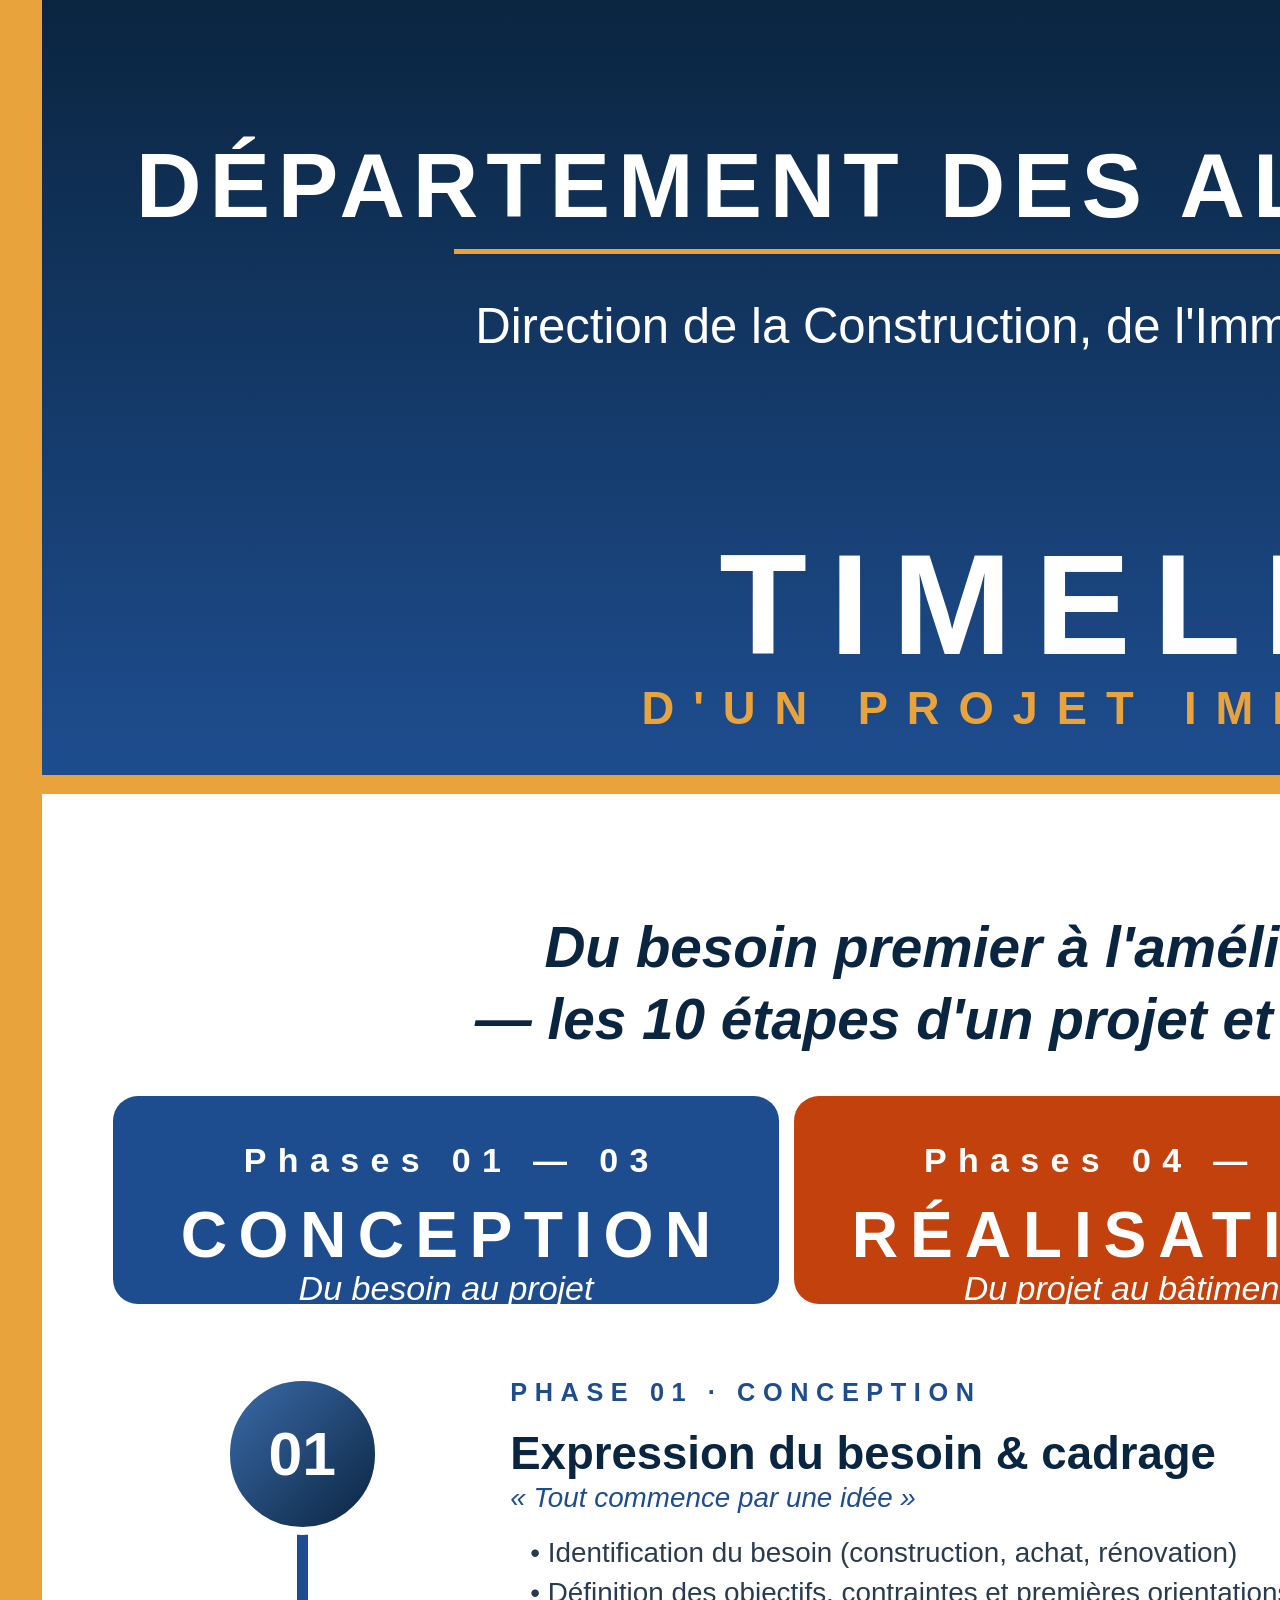
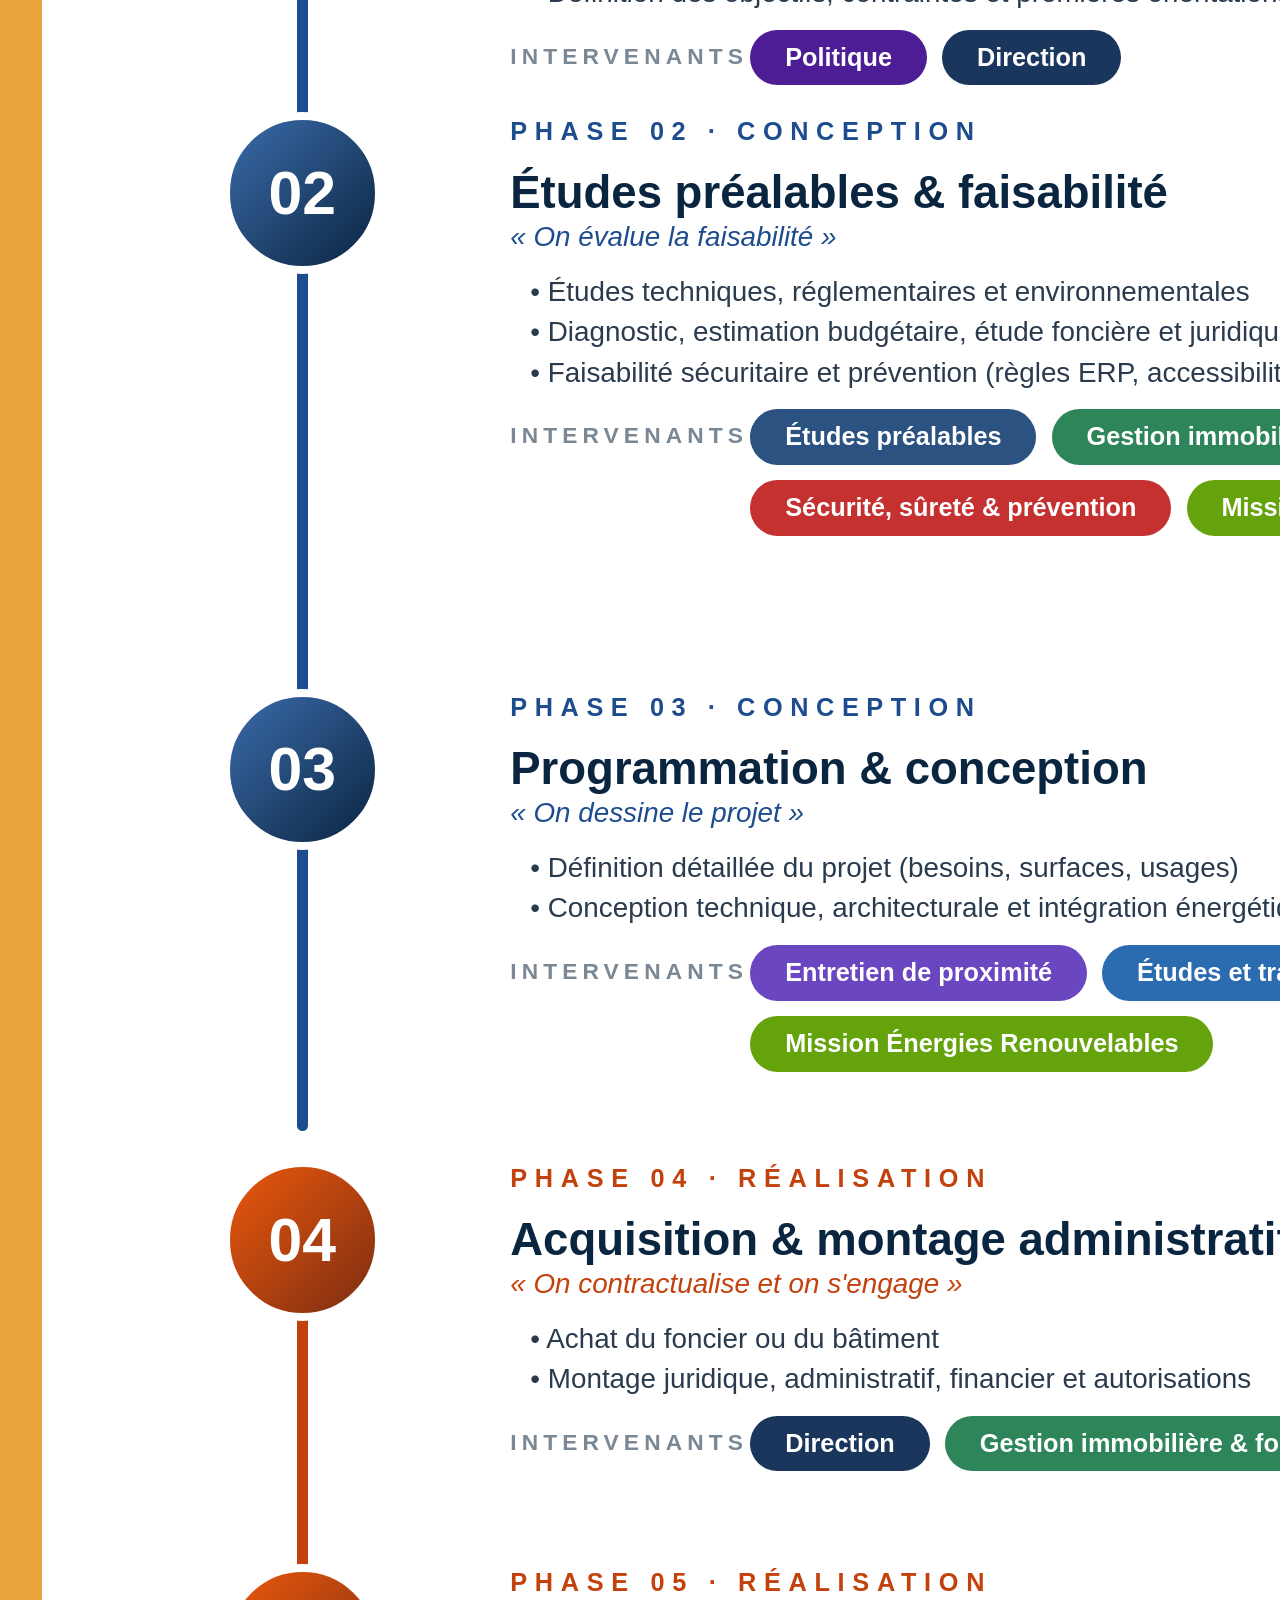
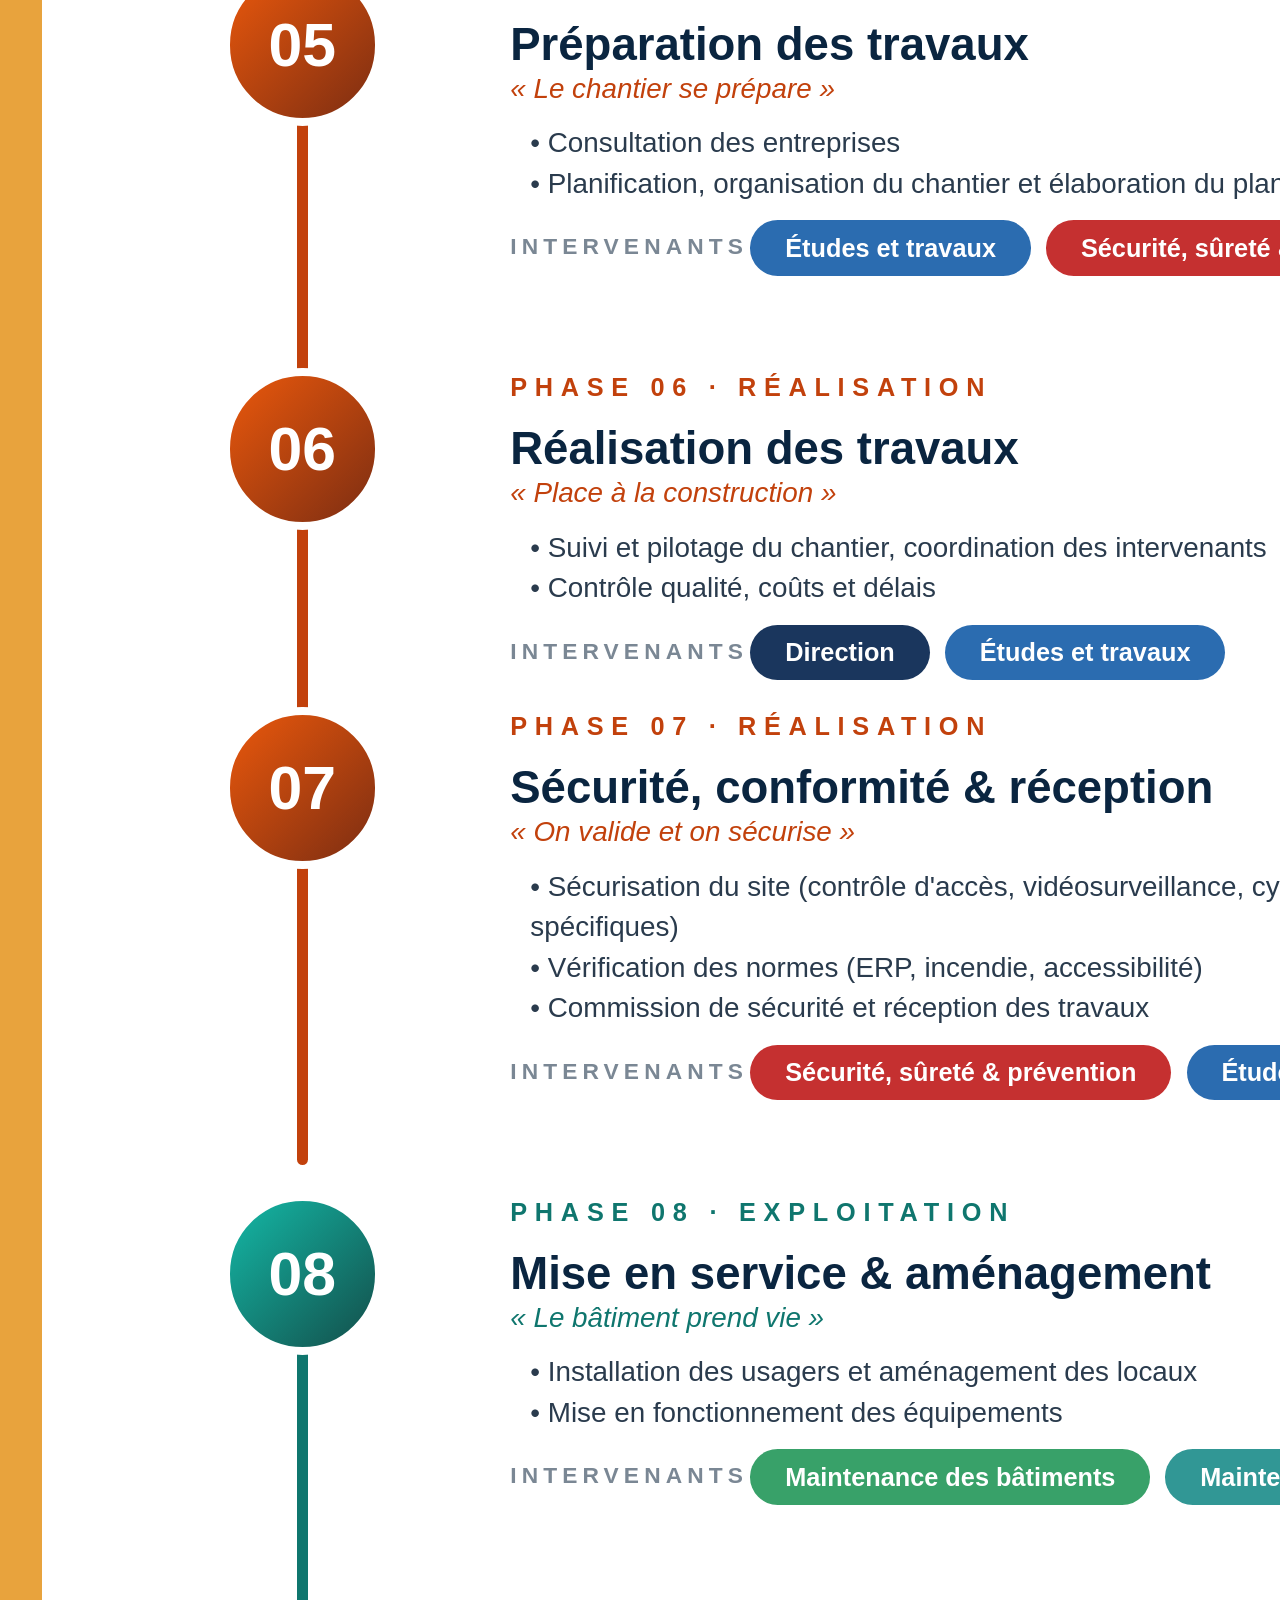
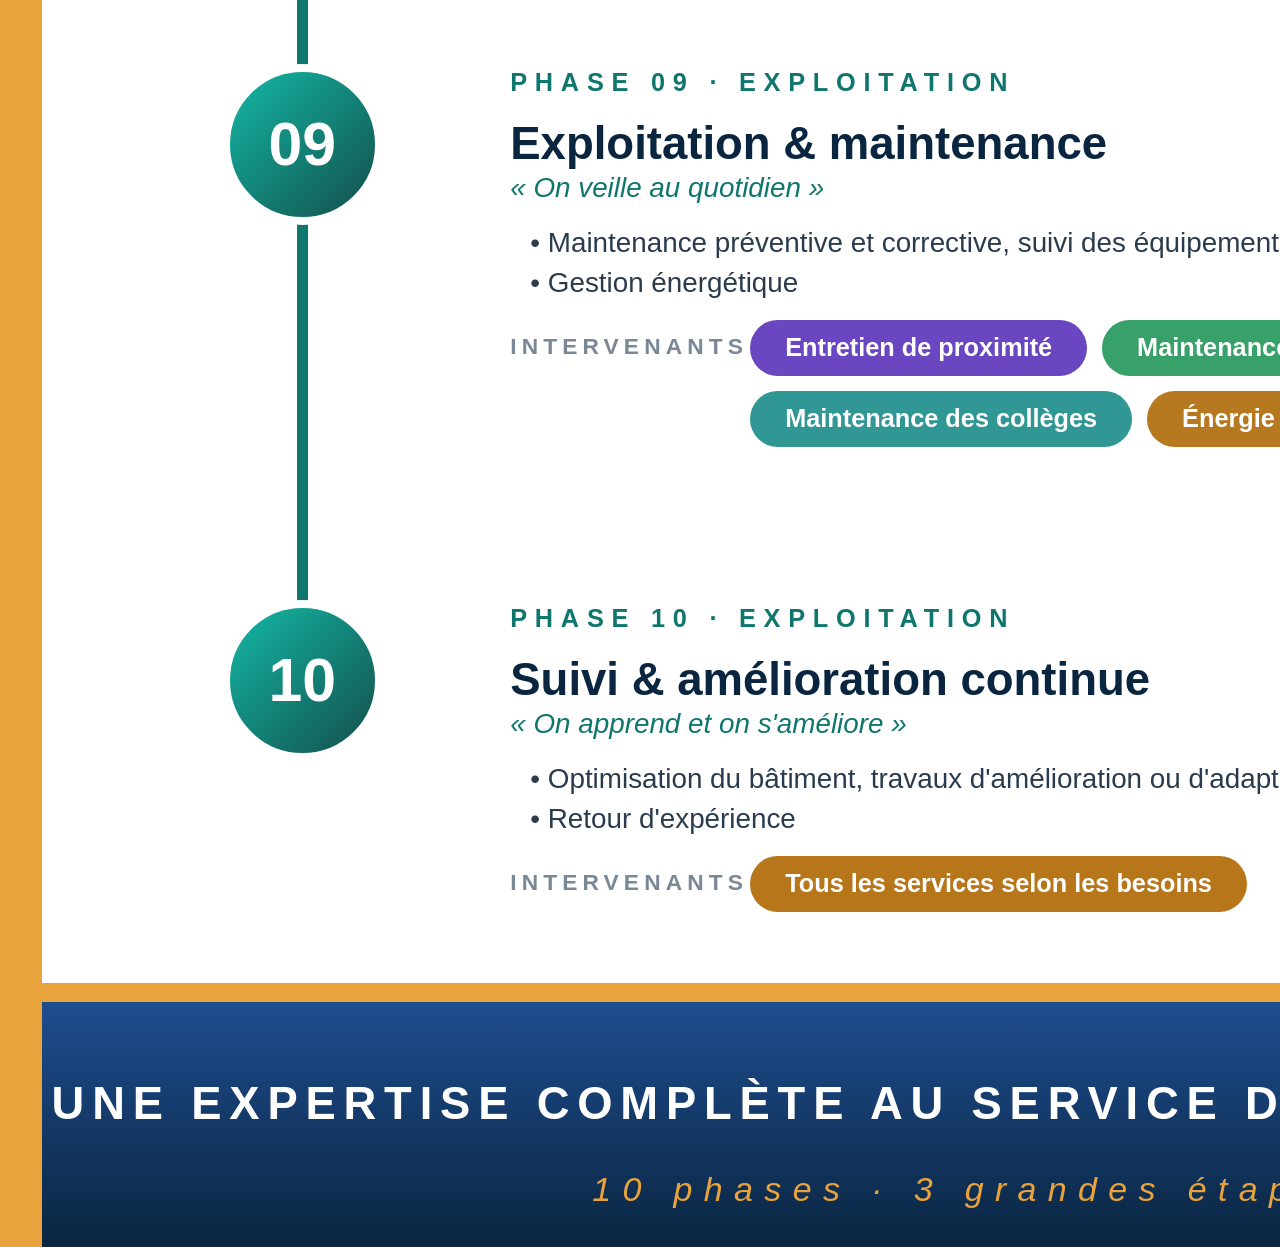
<file: assets/rollup/rollup-60x160.html>
<!doctype html>
<html lang="fr"><head><meta charset="utf-8">
<title>Vie d'un projet immobilier — roll-up 60 × 160 cm</title>
<style>
  @page { size: 600.00mm 1600.00mm; margin: 0; }
  * { margin: 0; padding: 0; box-sizing: border-box; }
  html, body { width: 600.00mm; height: 1600.00mm; }
  body {
    --bande: 11.007mm;
    position: relative; background: #fff; overflow: hidden;
    /* Nimbus Sans et TeX Gyre Heros partagent les métriques d'Helvetica :
       le document d'origine a été composé avec la seconde. */
    font-family: 'Nimbus Sans', 'TeX Gyre Heros', Helvetica, Arial, sans-serif;
    color: #0A2540; -webkit-font-smoothing: antialiased;
  }
  div { position: absolute; white-space: nowrap; }

  .bande { left: 0; top: 0; height: 1600.00mm; background: #E8A33D; }
  .bandeau { left: var(--bande); width: calc(600.00mm - var(--bande)); }
  .bandeau.haut { top: 0; background: linear-gradient(180deg, #0A2540, #1E4D8F); }
  .bandeau.pied { background: linear-gradient(180deg, #1E4D8F, #0A2540); }
  .filet { background: #E8A33D; }
  .filet-titre { background: #E8A33D; }
  .rail { border-radius: 99mm; }

  /* Le centrage de l'original ignore la bande ambre : il porte sur la page. */
  .centre { left: 0; width: 600.00mm; text-align: center; }
  .centre-bloc { text-align: center; }
  .gras { font-weight: 700; }
  .normal { font-weight: 400; }
  .italique { font-style: italic; }
  .gras-italique { font-weight: 700; font-style: italic; }
  .clair { color: #fff; }

  .pastille {
    border-radius: 50%; display: flex; align-items: center; justify-content: center;
    color: #fff; font-weight: 700;
  }
  .pastille span { position: static; line-height: 1; }

  .surtitre { font-weight: 700; }
  .titre-phase { font-weight: 700; color: #0A2540; }
  .citation { font-style: italic; }
  .puce { color: #2A3B4D; white-space: normal; }
  .puce .point { position: static; }
  .intervenants { font-weight: 700; color: #7A8794; }

  .badges { display: flex; align-items: center; }
  .badge {
    position: static; display: inline-flex; align-items: center;
    color: #fff; font-weight: 700; white-space: nowrap; line-height: 1;
  }
  .icone svg { position: static; display: block; overflow: visible; }
</style></head>
<body>
<div class="bande" style="width:11.007mm"></div>
<div class="bandeau haut" style="height:204.987mm"></div>
<div class="filet" style="top:204.987mm;height:5.033mm;left:11.007mm;width:588.993mm"></div>
<div class="filet" style="top:1530.021mm;height:4.986mm;left:11.007mm;width:588.993mm"></div>
<div class="bandeau pied" style="top:1535.007mm;height:64.993mm"></div>
<div class="gras clair centre" style="top:35.449mm;font-size:23.998mm" data-largeur="528.024">DÉPARTEMENT DES ALPES-MARITIMES</div>
<div class="filet-titre" style="top:65.993mm;left:119.989mm;width:360.021mm;height:1.223mm"></div>
<div class="normal clair centre" style="top:78.904mm;font-size:13.001mm" data-largeur="348.544">Direction de la Construction, de l'Immobilier et du Patrimoine</div>
<div class="gras clair centre" style="top:138.126mm;font-size:38.001mm" data-largeur="219.338">TIMELINE</div>
<div class="gras centre" style="top:180.724mm;font-size:11.999mm;color:#E8A33D" data-largeur="260.529">D'UN PROJET IMMOBILIER</div>
<div class="gras-italique centre" style="top:242.157mm;font-size:15.0mm;color:#0A2540" data-largeur="311.983">Du besoin premier à l'amélioration continue</div>
<div class="gras-italique centre" style="top:261.155mm;font-size:15.0mm;color:#0A2540" data-largeur="348.686">— les 10 étapes d'un projet et leurs intervenants.</div>
<div class="etape" style="left:30.01mm;width:176.013mm;top:289.983mm;height:54.986mm;background:#1E4D8F;border-radius:6.585mm"></div>
<div class="gras clair centre-bloc" style="top:301.791mm;left:30.01mm;width:176.013mm;font-size:8.998mm" data-largeur="107.037">Phases 01 — 03</div>
<div class="gras clair centre-bloc" style="top:316.909mm;left:30.01mm;width:176.013mm;font-size:16.999mm" data-largeur="140.335">CONCEPTION</div>
<div class="italique clair centre-bloc" style="top:335.686mm;left:30.01mm;width:176.013mm;font-size:8.998mm" data-largeur="78.034">Du besoin au projet</div>
<div class="etape" style="left:209.973mm;width:176.013mm;top:289.983mm;height:54.986mm;background:#C2410C;border-radius:6.585mm"></div>
<div class="gras clair centre-bloc" style="top:301.791mm;left:209.973mm;width:176.013mm;font-size:8.998mm" data-largeur="107.037">Phases 04 — 07</div>
<div class="gras clair centre-bloc" style="top:316.909mm;left:209.973mm;width:176.013mm;font-size:16.999mm" data-largeur="145.232">RÉALISATION</div>
<div class="italique clair centre-bloc" style="top:335.686mm;left:209.973mm;width:176.013mm;font-size:8.998mm" data-largeur="86.040">Du projet au bâtiment</div>
<div class="etape" style="left:389.984mm;width:176.013mm;top:289.983mm;height:54.986mm;background:#0F766E;border-radius:6.585mm"></div>
<div class="gras clair centre-bloc" style="top:301.791mm;left:389.984mm;width:176.013mm;font-size:8.998mm" data-largeur="107.042">Phases 08 — 10</div>
<div class="gras clair centre-bloc" style="top:316.909mm;left:389.984mm;width:176.013mm;font-size:16.999mm" data-largeur="158.628">EXPLOITATION</div>
<div class="italique clair centre-bloc" style="top:335.686mm;left:389.984mm;width:176.013mm;font-size:8.998mm" data-largeur="86.548">Le bâtiment prend vie</div>
<div class="rail" style="left:78.510mm;width:3.001mm;top:367.999mm;height:354.702mm;background:#1E4D8F"></div>
<div class="rail" style="left:78.510mm;width:3.001mm;top:730.702mm;height:424.302mm;background:#C2410C"></div>
<div class="rail" style="left:78.510mm;width:3.001mm;top:1163.0mm;height:302.5mm;background:#0F766E"></div>
<div class="pastille" style="left:58.608mm;top:363.347mm;width:42.804mm;height:42.804mm;background:linear-gradient(135deg,#3B6BAA,#0A2540);border:2.342mm solid #fff"><span style="font-size:16.063mm">01</span></div>
<div class="surtitre" style="left:134.996mm;top:364.532mm;font-size:6.693mm;color:#1E4D8F" data-largeur="122.706">PHASE 01 · CONCEPTION</div>
<div class="titre-phase" style="left:134.996mm;top:377.789mm;font-size:12.046mm">Expression du besoin &amp; cadrage</div>
<div class="citation" style="left:134.996mm;top:392.115mm;font-size:7.361mm;color:#1E4D8F">« Tout commence par une idée »</div>
<div class="puce" style="left:140.311mm;top:405.502mm;font-size:7.361mm;line-height:10.724mm"><span class="point">•</span> Identification du besoin (construction, achat, rénovation)</div>
<div class="puce" style="left:140.311mm;top:416.207mm;font-size:7.361mm;line-height:10.724mm"><span class="point">•</span> Définition des objectifs, contraintes et premières orientations</div>
<div class="intervenants" style="left:134.996mm;top:434.611mm;font-size:6.021mm" data-largeur="61.567">INTERVENANTS</div>
<div class="badges" style="left:198.543mm;top:431.181mm;gap:4.045mm">
<span class="badge" style="background:#4C1D95;height:14.723mm;border-radius:7.362mm;padding:0 9.219mm;font-size:6.693mm">Politique</span>
<span class="badge" style="background:#1A365D;height:14.723mm;border-radius:7.362mm;padding:0 9.219mm;font-size:6.693mm">Direction</span>
</div>
<div class="icone" style="left:524.98mm;top:368.723mm;width:32.126mm;height:32.126mm"><svg viewBox="1116.1 783.9 68.3 68.3" width="100%" height="100%"><path fill-rule="nonzero" fill="rgb(11.764526%, 30.195618%, 56.077576%)" fill-opacity="0.1" d="M 1127.132812 783.929688 L 1172.648438 783.929688 C 1178.929688 783.929688 1184.027344 790.210938 1184.027344 795.308594 L 1184.027344 840.820312 C 1184.027344 847.105469 1178.929688 852.199219 1172.648438 852.199219 L 1127.132812 852.199219 C 1120.851562 852.199219 1115.753906 845.917969 1115.753906 840.820312 L 1115.753906 795.308594 C 1115.753906 789.023438 1120.851562 783.929688 1127.132812 783.929688 Z M 1127.132812 783.929688 "/>
<path fill="none" stroke-width="3.413647" stroke-linecap="butt" stroke-linejoin="round" stroke="rgb(11.764526%, 30.195618%, 56.077576%)" stroke-opacity="1" stroke-miterlimit="4" d="M 1150.255818 799.974254 C 1142.667446 799.974254 1136.97812 805.659672 1136.97812 813.244137 C 1136.97812 817.987847 1139.443755 821.403005 1142.667446 824.060108 L 1142.667446 827.471359 L 1157.840283 827.471359 L 1157.840283 824.060108 C 1161.060067 821.403005 1163.529609 817.987847 1163.529609 813.244137 C 1163.529609 805.659672 1157.840283 799.974254 1150.255818 799.974254 Z M 1150.255818 799.974254 " transform="matrix(0.999679, 0, 0, 0.999679, 0, 0.333227)"/>
<path fill="none" stroke-width="3.413647" stroke-linecap="round" stroke-linejoin="miter" stroke="rgb(11.764526%, 30.195618%, 56.077576%)" stroke-opacity="1" stroke-miterlimit="4" d="M 1144.566493 831.265545 L 1155.945144 831.265545 " transform="matrix(0.999679, 0, 0, 0.999679, 0, 0.333227)"/>
<path fill="none" stroke-width="3.413647" stroke-linecap="round" stroke-linejoin="miter" stroke="rgb(11.764526%, 30.195618%, 56.077576%)" stroke-opacity="1" stroke-miterlimit="4" d="M 1146.461632 836.005347 L 1154.046097 836.005347 " transform="matrix(0.999679, 0, 0, 0.999679, 0, 0.333227)"/></svg></div>
<div class="pastille" style="left:58.608mm;top:453.046mm;width:42.804mm;height:42.804mm;background:linear-gradient(135deg,#3B6BAA,#0A2540);border:2.342mm solid #fff"><span style="font-size:16.063mm">02</span></div>
<div class="surtitre" style="left:134.996mm;top:454.232mm;font-size:6.693mm;color:#1E4D8F" data-largeur="122.706">PHASE 02 · CONCEPTION</div>
<div class="titre-phase" style="left:134.996mm;top:467.493mm;font-size:12.046mm">Études préalables &amp; faisabilité</div>
<div class="citation" style="left:134.996mm;top:481.819mm;font-size:7.361mm;color:#1E4D8F">« On évalue la faisabilité »</div>
<div class="puce" style="left:140.311mm;top:495.201mm;font-size:7.361mm;line-height:10.724mm"><span class="point">•</span> Études techniques, réglementaires et environnementales</div>
<div class="puce" style="left:140.311mm;top:505.907mm;font-size:7.361mm;line-height:10.724mm"><span class="point">•</span> Diagnostic, estimation budgétaire, étude foncière et juridique</div>
<div class="puce" style="left:140.311mm;top:516.617mm;font-size:7.361mm;line-height:10.724mm"><span class="point">•</span> Faisabilité sécuritaire et prévention (règles ERP, accessibilité)</div>
<div class="intervenants" style="left:134.996mm;top:535.016mm;font-size:6.021mm" data-largeur="61.567">INTERVENANTS</div>
<div class="badges" style="left:198.543mm;top:531.591mm;gap:4.045mm">
<span class="badge" style="background:#2C5282;height:14.723mm;border-radius:7.362mm;padding:0 9.219mm;font-size:6.693mm">Études préalables</span>
<span class="badge" style="background:#2F855A;height:14.723mm;border-radius:7.362mm;padding:0 9.219mm;font-size:6.693mm">Gestion immobilière &amp; foncière</span>
</div>
<div class="badges" style="left:198.543mm;top:550.326mm;gap:4.045mm">
<span class="badge" style="background:#C53030;height:14.723mm;border-radius:7.362mm;padding:0 9.219mm;font-size:6.693mm">Sécurité, sûreté &amp; prévention</span>
<span class="badge" style="background:#65A30D;height:14.723mm;border-radius:7.362mm;padding:0 9.219mm;font-size:6.693mm">Mission Énergies Renouvelables</span>
</div>
<div class="icone" style="left:524.98mm;top:458.376mm;width:32.126mm;height:32.126mm"><svg viewBox="1116.1 974.5 68.3 68.3" width="100%" height="100%"><path fill-rule="nonzero" fill="rgb(11.764526%, 30.195618%, 56.077576%)" fill-opacity="0.1" d="M 1127.132812 974.570312 L 1172.648438 974.570312 C 1178.929688 974.570312 1184.027344 980.855469 1184.027344 985.949219 L 1184.027344 1031.464844 C 1184.027344 1037.746094 1178.929688 1042.84375 1172.648438 1042.84375 L 1127.132812 1042.84375 C 1120.851562 1042.84375 1115.753906 1036.558594 1115.753906 1031.464844 L 1115.753906 985.949219 C 1115.753906 979.667969 1120.851562 974.570312 1127.132812 974.570312 Z M 1127.132812 974.570312 "/>
<path fill="none" stroke-width="3.413647" stroke-linecap="butt" stroke-linejoin="miter" stroke="rgb(11.764526%, 30.195618%, 56.077576%)" stroke-opacity="1" stroke-miterlimit="4" d="M 1158.789807 1005.845003 C 1158.789807 1012.128269 1153.694422 1017.223654 1147.411156 1017.223654 C 1141.123982 1017.223654 1136.032504 1012.128269 1136.032504 1005.845003 C 1136.032504 999.561736 1141.123982 994.466351 1147.411156 994.466351 C 1153.694422 994.466351 1158.789807 999.561736 1158.789807 1005.845003 Z M 1158.789807 1005.845003 " transform="matrix(0.999679, 0, 0, 0.999679, 0, 0.333227)"/>
<path fill-rule="nonzero" fill="rgb(0%, 0%, 0%)" fill-opacity="1" stroke-width="3.792941" stroke-linecap="round" stroke-linejoin="miter" stroke="rgb(11.764526%, 30.195618%, 56.077576%)" stroke-opacity="1" stroke-miterlimit="4" d="M 1155.562209 1013.999963 L 1165.424748 1023.862503 " transform="matrix(0.999679, 0, 0, 0.999679, 0, 0.333227)"/></svg></div>
<div class="pastille" style="left:58.608mm;top:605.545mm;width:42.804mm;height:42.804mm;background:linear-gradient(135deg,#3B6BAA,#0A2540);border:2.342mm solid #fff"><span style="font-size:16.063mm">03</span></div>
<div class="surtitre" style="left:134.996mm;top:606.73mm;font-size:6.693mm;color:#1E4D8F" data-largeur="122.706">PHASE 03 · CONCEPTION</div>
<div class="titre-phase" style="left:134.996mm;top:619.992mm;font-size:12.046mm">Programmation &amp; conception</div>
<div class="citation" style="left:134.996mm;top:634.318mm;font-size:7.361mm;color:#1E4D8F">« On dessine le projet »</div>
<div class="puce" style="left:140.311mm;top:647.7mm;font-size:7.361mm;line-height:10.724mm"><span class="point">•</span> Définition détaillée du projet (besoins, surfaces, usages)</div>
<div class="puce" style="left:140.311mm;top:658.411mm;font-size:7.361mm;line-height:10.724mm"><span class="point">•</span> Conception technique, architecturale et intégration énergétique</div>
<div class="intervenants" style="left:134.996mm;top:676.809mm;font-size:6.021mm" data-largeur="61.567">INTERVENANTS</div>
<div class="badges" style="left:198.543mm;top:673.384mm;gap:4.045mm">
<span class="badge" style="background:#6B46C1;height:14.723mm;border-radius:7.362mm;padding:0 9.219mm;font-size:6.693mm">Entretien de proximité</span>
<span class="badge" style="background:#2B6CB0;height:14.723mm;border-radius:7.362mm;padding:0 9.219mm;font-size:6.693mm">Études et travaux</span>
<span class="badge" style="background:#B7791F;height:14.723mm;border-radius:7.362mm;padding:0 9.219mm;font-size:6.693mm">Énergie et fluides</span>
</div>
<div class="badges" style="left:198.543mm;top:692.119mm;gap:4.045mm">
<span class="badge" style="background:#65A30D;height:14.723mm;border-radius:7.362mm;padding:0 9.219mm;font-size:6.693mm">Mission Énergies Renouvelables</span>
</div>
<div class="icone" style="left:524.98mm;top:610.917mm;width:32.126mm;height:32.126mm"><svg viewBox="1116.1 1298.8 68.3 68.3" width="100%" height="100%"><path fill-rule="nonzero" fill="rgb(11.764526%, 30.195618%, 56.077576%)" fill-opacity="0.1" d="M 1127.132812 1298.679688 L 1172.648438 1298.679688 C 1178.929688 1298.679688 1184.027344 1304.960938 1184.027344 1310.058594 L 1184.027344 1355.570312 C 1184.027344 1361.851562 1178.929688 1366.949219 1172.648438 1366.949219 L 1127.132812 1366.949219 C 1120.851562 1366.949219 1115.753906 1360.667969 1115.753906 1355.570312 L 1115.753906 1310.058594 C 1115.753906 1303.773438 1120.851562 1298.679688 1127.132812 1298.679688 Z M 1127.132812 1298.679688 "/>
<path fill="none" stroke-width="3.413647" stroke-linecap="butt" stroke-linejoin="miter" stroke="rgb(11.764526%, 30.195618%, 56.077576%)" stroke-opacity="1" stroke-miterlimit="4" d="M 1136.032504 1317.730238 L 1164.475225 1317.730238 C 1165.522436 1317.730238 1166.370364 1318.777449 1166.370364 1319.625377 L 1166.370364 1346.176866 C 1166.370364 1347.224077 1165.522436 1348.068098 1164.475225 1348.068098 L 1136.032504 1348.068098 C 1134.985293 1348.068098 1134.137365 1347.024794 1134.137365 1346.176866 L 1134.137365 1319.625377 C 1134.137365 1318.578166 1134.985293 1317.730238 1136.032504 1317.730238 Z M 1136.032504 1317.730238 " transform="matrix(0.999679, 0, 0, 0.999679, 0, 0.333227)"/>
<path fill="none" stroke-width="3.413647" stroke-linecap="butt" stroke-linejoin="miter" stroke="rgb(11.764526%, 30.195618%, 56.077576%)" stroke-opacity="1" stroke-miterlimit="4" d="M 1134.133457 1327.209842 L 1166.374272 1327.209842 " transform="matrix(0.999679, 0, 0, 0.999679, 0, 0.333227)"/>
<path fill="none" stroke-width="3.413647" stroke-linecap="butt" stroke-linejoin="miter" stroke="rgb(11.764526%, 30.195618%, 56.077576%)" stroke-opacity="1" stroke-miterlimit="4" d="M 1142.667446 1327.209842 L 1142.667446 1348.075913 " transform="matrix(0.999679, 0, 0, 0.999679, 0, 0.333227)"/>
<path fill="none" stroke-width="3.413647" stroke-linecap="butt" stroke-linejoin="miter" stroke="rgb(11.764526%, 30.195618%, 56.077576%)" stroke-opacity="1" stroke-miterlimit="4" d="M 1154.046097 1334.798215 L 1154.046097 1348.075913 " transform="matrix(0.999679, 0, 0, 0.999679, 0, 0.333227)"/>
<path fill="none" stroke-width="3.413647" stroke-linecap="butt" stroke-linejoin="miter" stroke="rgb(11.764526%, 30.195618%, 56.077576%)" stroke-opacity="1" stroke-miterlimit="4" d="M 1154.046097 1334.798215 L 1166.374272 1334.798215 " transform="matrix(0.999679, 0, 0, 0.999679, 0, 0.333227)"/></svg></div>
<div class="pastille" style="left:58.608mm;top:730.048mm;width:42.804mm;height:42.804mm;background:linear-gradient(135deg,#EA580C,#7C2D12);border:2.342mm solid #fff"><span style="font-size:16.063mm">04</span></div>
<div class="surtitre" style="left:134.996mm;top:731.228mm;font-size:6.693mm;color:#C2410C" data-largeur="125.457">PHASE 04 · RÉALISATION</div>
<div class="titre-phase" style="left:134.996mm;top:744.495mm;font-size:12.046mm">Acquisition &amp; montage administratif</div>
<div class="citation" style="left:134.996mm;top:758.816mm;font-size:7.361mm;color:#C2410C">« On contractualise et on s'engage »</div>
<div class="puce" style="left:140.311mm;top:772.203mm;font-size:7.361mm;line-height:10.724mm"><span class="point">•</span> Achat du foncier ou du bâtiment</div>
<div class="puce" style="left:140.311mm;top:782.908mm;font-size:7.361mm;line-height:10.724mm"><span class="point">•</span> Montage juridique, administratif, financier et autorisations</div>
<div class="intervenants" style="left:134.996mm;top:801.312mm;font-size:6.021mm" data-largeur="61.567">INTERVENANTS</div>
<div class="badges" style="left:198.543mm;top:797.882mm;gap:4.045mm">
<span class="badge" style="background:#1A365D;height:14.723mm;border-radius:7.362mm;padding:0 9.219mm;font-size:6.693mm">Direction</span>
<span class="badge" style="background:#2F855A;height:14.723mm;border-radius:7.362mm;padding:0 9.219mm;font-size:6.693mm">Gestion immobilière &amp; foncière</span>
<span class="badge" style="background:#B7791F;height:14.723mm;border-radius:7.362mm;padding:0 9.219mm;font-size:6.693mm">Énergie et fluides</span>
</div>
<div class="icone" style="left:524.98mm;top:735.424mm;width:32.126mm;height:32.126mm"><svg viewBox="1116.1 1563.5 68.3 68.3" width="100%" height="100%"><path fill-rule="nonzero" fill="rgb(76.077271%, 25.489807%, 4.705811%)" fill-opacity="0.1" d="M 1127.132812 1563.28125 L 1172.648438 1563.28125 C 1178.929688 1563.28125 1184.027344 1569.5625 1184.027344 1574.660156 L 1184.027344 1620.171875 C 1184.027344 1626.457031 1178.929688 1631.550781 1172.648438 1631.550781 L 1127.132812 1631.550781 C 1120.851562 1631.550781 1115.753906 1625.269531 1115.753906 1620.171875 L 1115.753906 1574.660156 C 1115.753906 1568.375 1120.851562 1563.28125 1127.132812 1563.28125 Z M 1127.132812 1563.28125 "/>
<path fill="none" stroke-width="3.413647" stroke-linecap="round" stroke-linejoin="round" stroke="rgb(76.077271%, 25.489807%, 4.705811%)" stroke-opacity="1" stroke-miterlimit="4" d="M 1133.187841 1595.690525 L 1140.772306 1588.10606 L 1146.461632 1593.791478 M 1154.046097 1593.791478 L 1159.73933 1588.10606 L 1167.323795 1595.690525 " transform="matrix(0.999679, 0, 0, 0.999679, 0, 0.333227)"/>
<path fill="none" stroke-width="3.413647" stroke-linecap="round" stroke-linejoin="round" stroke="rgb(76.077271%, 25.489807%, 4.705811%)" stroke-opacity="1" stroke-miterlimit="4" d="M 1140.772306 1599.484711 L 1146.461632 1605.170129 L 1149.306295 1602.329374 L 1154.046097 1607.069176 L 1156.89076 1604.228421 L 1159.73933 1607.069176 L 1164.475225 1602.329374 " transform="matrix(0.999679, 0, 0, 0.999679, 0, 0.333227)"/>
<path fill-rule="nonzero" fill="rgb(0%, 0%, 0%)" fill-opacity="1" stroke-width="3.413647" stroke-linecap="round" stroke-linejoin="miter" stroke="rgb(76.077271%, 25.489807%, 4.705811%)" stroke-opacity="1" stroke-miterlimit="4" d="M 1161.63447 1601.379851 L 1167.323795 1595.690525 " transform="matrix(0.999679, 0, 0, 0.999679, 0, 0.333227)"/>
<path fill-rule="nonzero" fill="rgb(0%, 0%, 0%)" fill-opacity="1" stroke-width="3.413647" stroke-linecap="round" stroke-linejoin="miter" stroke="rgb(76.077271%, 25.489807%, 4.705811%)" stroke-opacity="1" stroke-miterlimit="4" d="M 1133.187841 1601.379851 L 1138.87326 1595.690525 " transform="matrix(0.999679, 0, 0, 0.999679, 0, 0.333227)"/></svg></div>
<div class="pastille" style="left:58.608mm;top:837.146mm;width:42.804mm;height:42.804mm;background:linear-gradient(135deg,#EA580C,#7C2D12);border:2.342mm solid #fff"><span style="font-size:16.063mm">05</span></div>
<div class="surtitre" style="left:134.996mm;top:838.331mm;font-size:6.693mm;color:#C2410C" data-largeur="125.457">PHASE 05 · RÉALISATION</div>
<div class="titre-phase" style="left:134.996mm;top:851.593mm;font-size:12.046mm">Préparation des travaux</div>
<div class="citation" style="left:134.996mm;top:865.919mm;font-size:7.361mm;color:#C2410C">« Le chantier se prépare »</div>
<div class="puce" style="left:140.311mm;top:879.301mm;font-size:7.361mm;line-height:10.724mm"><span class="point">•</span> Consultation des entreprises</div>
<div class="puce" style="left:140.311mm;top:890.007mm;font-size:7.361mm;line-height:10.724mm"><span class="point">•</span> Planification, organisation du chantier et élaboration du planning</div>
<div class="intervenants" style="left:134.996mm;top:908.41mm;font-size:6.021mm" data-largeur="61.567">INTERVENANTS</div>
<div class="badges" style="left:198.543mm;top:904.985mm;gap:4.045mm">
<span class="badge" style="background:#2B6CB0;height:14.723mm;border-radius:7.362mm;padding:0 9.219mm;font-size:6.693mm">Études et travaux</span>
<span class="badge" style="background:#C53030;height:14.723mm;border-radius:7.362mm;padding:0 9.219mm;font-size:6.693mm">Sécurité, sûreté &amp; prévention</span>
</div>
<div class="icone" style="left:524.98mm;top:842.48mm;width:32.126mm;height:32.126mm"><svg viewBox="1116.1 1791.1 68.3 68.3" width="100%" height="100%"><path fill-rule="nonzero" fill="rgb(76.077271%, 25.489807%, 4.705811%)" fill-opacity="0.1" d="M 1127.132812 1790.898438 L 1172.648438 1790.898438 C 1178.929688 1790.898438 1184.027344 1797.183594 1184.027344 1802.277344 L 1184.027344 1847.792969 C 1184.027344 1854.074219 1178.929688 1859.171875 1172.648438 1859.171875 L 1127.132812 1859.171875 C 1120.851562 1859.171875 1115.753906 1852.886719 1115.753906 1847.792969 L 1115.753906 1802.277344 C 1115.753906 1795.996094 1120.851562 1790.898438 1127.132812 1790.898438 Z M 1127.132812 1790.898438 "/>
<path fill="none" stroke-width="3.413647" stroke-linecap="butt" stroke-linejoin="round" stroke="rgb(76.077271%, 25.489807%, 4.705811%)" stroke-opacity="1" stroke-miterlimit="4" d="M 1133.187841 1834.763334 C 1133.187841 1823.384682 1140.772306 1813.901171 1150.255818 1813.901171 C 1159.73933 1813.901171 1167.323795 1823.384682 1167.323795 1834.763334 L 1167.323795 1837.604089 L 1133.187841 1837.604089 Z M 1133.187841 1834.763334 " transform="matrix(0.999679, 0, 0, 0.999679, 0, 0.333227)"/>
<path fill="none" stroke-width="3.413647" stroke-linecap="round" stroke-linejoin="miter" stroke="rgb(76.077271%, 25.489807%, 4.705811%)" stroke-opacity="1" stroke-miterlimit="4" d="M 1144.566493 1814.850694 L 1144.566493 1827.174961 " transform="matrix(0.999679, 0, 0, 0.999679, 0, 0.333227)"/>
<path fill="none" stroke-width="3.413647" stroke-linecap="round" stroke-linejoin="miter" stroke="rgb(76.077271%, 25.489807%, 4.705811%)" stroke-opacity="1" stroke-miterlimit="4" d="M 1155.945144 1814.850694 L 1155.945144 1827.174961 " transform="matrix(0.999679, 0, 0, 0.999679, 0, 0.333227)"/>
<path fill="none" stroke-width="3.413647" stroke-linecap="round" stroke-linejoin="miter" stroke="rgb(76.077271%, 25.489807%, 4.705811%)" stroke-opacity="1" stroke-miterlimit="4" d="M 1131.288795 1841.398275 L 1169.218935 1841.398275 " transform="matrix(0.999679, 0, 0, 0.999679, 0, 0.333227)"/></svg></div>
<div class="pastille" style="left:58.608mm;top:944.146mm;width:42.804mm;height:42.804mm;background:linear-gradient(135deg,#EA580C,#7C2D12);border:2.342mm solid #fff"><span style="font-size:16.063mm">06</span></div>
<div class="surtitre" style="left:134.996mm;top:945.331mm;font-size:6.693mm;color:#C2410C" data-largeur="125.457">PHASE 06 · RÉALISATION</div>
<div class="titre-phase" style="left:134.996mm;top:958.593mm;font-size:12.046mm">Réalisation des travaux</div>
<div class="citation" style="left:134.996mm;top:972.919mm;font-size:7.361mm;color:#C2410C">« Place à la construction »</div>
<div class="puce" style="left:140.311mm;top:986.301mm;font-size:7.361mm;line-height:10.724mm"><span class="point">•</span> Suivi et pilotage du chantier, coordination des intervenants</div>
<div class="puce" style="left:140.311mm;top:997.007mm;font-size:7.361mm;line-height:10.724mm"><span class="point">•</span> Contrôle qualité, coûts et délais</div>
<div class="intervenants" style="left:134.996mm;top:1015.41mm;font-size:6.021mm" data-largeur="61.567">INTERVENANTS</div>
<div class="badges" style="left:198.543mm;top:1011.985mm;gap:4.045mm">
<span class="badge" style="background:#1A365D;height:14.723mm;border-radius:7.362mm;padding:0 9.219mm;font-size:6.693mm">Direction</span>
<span class="badge" style="background:#2B6CB0;height:14.723mm;border-radius:7.362mm;padding:0 9.219mm;font-size:6.693mm">Études et travaux</span>
</div>
<div class="icone" style="left:524.98mm;top:949.49mm;width:32.126mm;height:32.126mm"><svg viewBox="1116.1 2018.6 68.3 68.3" width="100%" height="100%"><path fill-rule="nonzero" fill="rgb(76.077271%, 25.489807%, 4.705811%)" fill-opacity="0.1" d="M 1127.132812 2018.304688 L 1172.648438 2018.304688 C 1178.929688 2018.304688 1184.027344 2024.589844 1184.027344 2029.6875 L 1184.027344 2075.199219 C 1184.027344 2081.480469 1178.929688 2086.578125 1172.648438 2086.578125 L 1127.132812 2086.578125 C 1120.851562 2086.578125 1115.753906 2080.292969 1115.753906 2075.199219 L 1115.753906 2029.6875 C 1115.753906 2023.402344 1120.851562 2018.304688 1127.132812 2018.304688 Z M 1127.132812 2018.304688 "/>
<path fill-rule="nonzero" fill="rgb(0%, 0%, 0%)" fill-opacity="1" stroke-width="3.413647" stroke-linecap="round" stroke-linejoin="miter" stroke="rgb(76.077271%, 25.489807%, 4.705811%)" stroke-opacity="1" stroke-miterlimit="4" d="M 1138.87326 2035.69109 L 1165.424748 2047.069741 " transform="matrix(0.999679, 0, 0, 0.999679, 0, 0.333227)"/>
<path fill="none" stroke-width="3.413647" stroke-linecap="butt" stroke-linejoin="miter" stroke="rgb(76.077271%, 25.489807%, 4.705811%)" stroke-opacity="1" stroke-miterlimit="4" d="M 1149.306295 2045.174601 L 1158.785899 2045.174601 L 1158.785899 2051.81345 L 1149.306295 2051.81345 Z M 1149.306295 2045.174601 " transform="matrix(0.999679, 0, 0, 0.999679, 0, 0.333227)"/>
<path fill="none" stroke-width="3.413647" stroke-linecap="round" stroke-linejoin="miter" stroke="rgb(76.077271%, 25.489807%, 4.705811%)" stroke-opacity="1" stroke-miterlimit="4" d="M 1138.87326 2071.72609 L 1138.87326 2035.69109 " transform="matrix(0.999679, 0, 0, 0.999679, 0, 0.333227)"/>
<path fill="none" stroke-width="3.413647" stroke-linecap="round" stroke-linejoin="miter" stroke="rgb(76.077271%, 25.489807%, 4.705811%)" stroke-opacity="1" stroke-miterlimit="4" d="M 1138.87326 2035.69109 L 1165.424748 2035.69109 " transform="matrix(0.999679, 0, 0, 0.999679, 0, 0.333227)"/>
<path fill="none" stroke-width="3.413647" stroke-linecap="round" stroke-linejoin="miter" stroke="rgb(76.077271%, 25.489807%, 4.705811%)" stroke-opacity="1" stroke-miterlimit="4" d="M 1154.046097 2035.69109 L 1154.046097 2045.174601 " transform="matrix(0.999679, 0, 0, 0.999679, 0, 0.333227)"/>
<path fill="none" stroke-width="3.413647" stroke-linecap="round" stroke-linejoin="miter" stroke="rgb(76.077271%, 25.489807%, 4.705811%)" stroke-opacity="1" stroke-miterlimit="4" d="M 1133.187841 2071.72609 L 1144.566493 2071.72609 " transform="matrix(0.999679, 0, 0, 0.999679, 0, 0.333227)"/></svg></div>
<div class="pastille" style="left:58.608mm;top:1033.846mm;width:42.804mm;height:42.804mm;background:linear-gradient(135deg,#EA580C,#7C2D12);border:2.342mm solid #fff"><span style="font-size:16.063mm">07</span></div>
<div class="surtitre" style="left:134.996mm;top:1035.031mm;font-size:6.693mm;color:#C2410C" data-largeur="125.457">PHASE 07 · RÉALISATION</div>
<div class="titre-phase" style="left:134.996mm;top:1048.293mm;font-size:12.046mm">Sécurité, conformité &amp; réception</div>
<div class="citation" style="left:134.996mm;top:1062.619mm;font-size:7.361mm;color:#C2410C">« On valide et on sécurise »</div>
<div class="puce" style="left:140.311mm;top:1076.001mm;font-size:7.361mm;line-height:10.724mm"><span class="point">•</span> Sécurisation du site (contrôle d'accès, vidéosurveillance, cylindres<br>spécifiques)</div>
<div class="puce" style="left:140.311mm;top:1097.417mm;font-size:7.361mm;line-height:10.724mm"><span class="point">•</span> Vérification des normes (ERP, incendie, accessibilité)</div>
<div class="puce" style="left:140.311mm;top:1108.122mm;font-size:7.361mm;line-height:10.724mm"><span class="point">•</span> Commission de sécurité et réception des travaux</div>
<div class="intervenants" style="left:134.996mm;top:1126.526mm;font-size:6.021mm" data-largeur="61.567">INTERVENANTS</div>
<div class="badges" style="left:198.543mm;top:1123.096mm;gap:4.045mm">
<span class="badge" style="background:#C53030;height:14.723mm;border-radius:7.362mm;padding:0 9.219mm;font-size:6.693mm">Sécurité, sûreté &amp; prévention</span>
<span class="badge" style="background:#2B6CB0;height:14.723mm;border-radius:7.362mm;padding:0 9.219mm;font-size:6.693mm">Études et travaux</span>
</div>
<div class="icone" style="left:524.98mm;top:1039.189mm;width:32.126mm;height:32.126mm"><svg viewBox="1116.1 2209.3 68.3 68.3" width="100%" height="100%"><path fill-rule="nonzero" fill="rgb(76.077271%, 25.489807%, 4.705811%)" fill-opacity="0.1" d="M 1127.132812 2208.945312 L 1172.648438 2208.945312 C 1178.929688 2208.945312 1184.027344 2215.226562 1184.027344 2220.324219 L 1184.027344 2265.835938 C 1184.027344 2272.121094 1178.929688 2277.214844 1172.648438 2277.214844 L 1127.132812 2277.214844 C 1120.851562 2277.214844 1115.753906 2270.933594 1115.753906 2265.835938 L 1115.753906 2220.324219 C 1115.753906 2214.039062 1120.851562 2208.945312 1127.132812 2208.945312 Z M 1127.132812 2208.945312 "/>
<path fill="none" stroke-width="3.413647" stroke-linecap="butt" stroke-linejoin="round" stroke="rgb(76.077271%, 25.489807%, 4.705811%)" stroke-opacity="1" stroke-miterlimit="4" d="M 1150.255818 2226.396815 L 1136.032504 2233.031757 L 1136.032504 2244.410408 C 1136.032504 2251.994873 1141.717922 2258.633722 1150.255818 2260.532769 C 1158.789807 2258.633722 1164.475225 2251.994873 1164.475225 2244.410408 L 1164.475225 2233.031757 Z M 1150.255818 2226.396815 " transform="matrix(0.999679, 0, 0, 0.999679, 0, 0.333227)"/>
<path fill="none" stroke-width="3.413647" stroke-linecap="round" stroke-linejoin="round" stroke="rgb(76.077271%, 25.489807%, 4.705811%)" stroke-opacity="1" stroke-miterlimit="4" d="M 1143.616969 2243.460885 L 1148.360679 2248.204594 L 1156.89076 2239.666698 " transform="matrix(0.999679, 0, 0, 0.999679, 0, 0.333227)"/></svg></div>
<div class="pastille" style="left:58.608mm;top:1162.346mm;width:42.804mm;height:42.804mm;background:linear-gradient(135deg,#14B8A6,#134E4A);border:2.342mm solid #fff"><span style="font-size:16.063mm">08</span></div>
<div class="surtitre" style="left:134.996mm;top:1163.531mm;font-size:6.693mm;color:#0F766E" data-largeur="131.558">PHASE 08 · EXPLOITATION</div>
<div class="titre-phase" style="left:134.996mm;top:1176.793mm;font-size:12.046mm">Mise en service &amp; aménagement</div>
<div class="citation" style="left:134.996mm;top:1191.119mm;font-size:7.361mm;color:#0F766E">« Le bâtiment prend vie »</div>
<div class="puce" style="left:140.311mm;top:1204.501mm;font-size:7.361mm;line-height:10.724mm"><span class="point">•</span> Installation des usagers et aménagement des locaux</div>
<div class="puce" style="left:140.311mm;top:1215.207mm;font-size:7.361mm;line-height:10.724mm"><span class="point">•</span> Mise en fonctionnement des équipements</div>
<div class="intervenants" style="left:134.996mm;top:1233.61mm;font-size:6.021mm" data-largeur="61.567">INTERVENANTS</div>
<div class="badges" style="left:198.543mm;top:1230.18mm;gap:4.045mm">
<span class="badge" style="background:#38A169;height:14.723mm;border-radius:7.362mm;padding:0 9.219mm;font-size:6.693mm">Maintenance des bâtiments</span>
<span class="badge" style="background:#319795;height:14.723mm;border-radius:7.362mm;padding:0 9.219mm;font-size:6.693mm">Maintenance des collèges</span>
<span class="badge" style="background:#B7791F;height:14.723mm;border-radius:7.362mm;padding:0 9.219mm;font-size:6.693mm">Énergie et fluides</span>
</div>
<div class="icone" style="left:524.98mm;top:1167.694mm;width:32.126mm;height:32.126mm"><svg viewBox="1116.1 2482.5 68.3 68.3" width="100%" height="100%"><path fill-rule="nonzero" fill="rgb(5.882263%, 46.273804%, 43.136597%)" fill-opacity="0.1" d="M 1127.132812 2482.046875 L 1172.648438 2482.046875 C 1178.929688 2482.046875 1184.027344 2488.332031 1184.027344 2493.429688 L 1184.027344 2538.941406 C 1184.027344 2545.222656 1178.929688 2550.320312 1172.648438 2550.320312 L 1127.132812 2550.320312 C 1120.851562 2550.320312 1115.753906 2544.035156 1115.753906 2538.941406 L 1115.753906 2493.429688 C 1115.753906 2487.144531 1120.851562 2482.046875 1127.132812 2482.046875 Z M 1127.132812 2482.046875 "/>
<path fill="none" stroke-width="3.413647" stroke-linecap="butt" stroke-linejoin="miter" stroke="rgb(5.882263%, 46.273804%, 43.136597%)" stroke-opacity="1" stroke-miterlimit="4" d="M 1148.360679 2516.646202 C 1148.360679 2520.315348 1145.387069 2523.288959 1141.717922 2523.288959 C 1138.056591 2523.288959 1135.082981 2520.315348 1135.082981 2516.646202 C 1135.082981 2512.984871 1138.056591 2510.01126 1141.717922 2510.01126 C 1145.387069 2510.01126 1148.360679 2512.984871 1148.360679 2516.646202 Z M 1148.360679 2516.646202 " transform="matrix(0.999679, 0, 0, 0.999679, 0, 0.333227)"/>
<path fill="none" stroke-width="3.413647" stroke-linecap="round" stroke-linejoin="miter" stroke="rgb(5.882263%, 46.273804%, 43.136597%)" stroke-opacity="1" stroke-miterlimit="4" d="M 1148.360679 2516.646202 L 1167.323795 2516.646202 " transform="matrix(0.999679, 0, 0, 0.999679, 0, 0.333227)"/>
<path fill="none" stroke-width="3.413647" stroke-linecap="round" stroke-linejoin="miter" stroke="rgb(5.882263%, 46.273804%, 43.136597%)" stroke-opacity="1" stroke-miterlimit="4" d="M 1159.73933 2516.646202 L 1159.73933 2523.288959 " transform="matrix(0.999679, 0, 0, 0.999679, 0, 0.333227)"/>
<path fill="none" stroke-width="3.413647" stroke-linecap="round" stroke-linejoin="miter" stroke="rgb(5.882263%, 46.273804%, 43.136597%)" stroke-opacity="1" stroke-miterlimit="4" d="M 1165.424748 2516.646202 L 1165.424748 2522.339435 " transform="matrix(0.999679, 0, 0, 0.999679, 0, 0.333227)"/></svg></div>
<div class="pastille" style="left:58.608mm;top:1286.844mm;width:42.804mm;height:42.804mm;background:linear-gradient(135deg,#14B8A6,#134E4A);border:2.342mm solid #fff"><span style="font-size:16.063mm">09</span></div>
<div class="surtitre" style="left:134.996mm;top:1288.029mm;font-size:6.693mm;color:#0F766E" data-largeur="131.558">PHASE 09 · EXPLOITATION</div>
<div class="titre-phase" style="left:134.996mm;top:1301.291mm;font-size:12.046mm">Exploitation &amp; maintenance</div>
<div class="citation" style="left:134.996mm;top:1315.617mm;font-size:7.361mm;color:#0F766E">« On veille au quotidien »</div>
<div class="puce" style="left:140.311mm;top:1329.003mm;font-size:7.361mm;line-height:10.724mm"><span class="point">•</span> Maintenance préventive et corrective, suivi des équipements</div>
<div class="puce" style="left:140.311mm;top:1339.709mm;font-size:7.361mm;line-height:10.724mm"><span class="point">•</span> Gestion énergétique</div>
<div class="intervenants" style="left:134.996mm;top:1358.113mm;font-size:6.021mm" data-largeur="61.567">INTERVENANTS</div>
<div class="badges" style="left:198.543mm;top:1354.683mm;gap:4.045mm">
<span class="badge" style="background:#6B46C1;height:14.723mm;border-radius:7.362mm;padding:0 9.219mm;font-size:6.693mm">Entretien de proximité</span>
<span class="badge" style="background:#38A169;height:14.723mm;border-radius:7.362mm;padding:0 9.219mm;font-size:6.693mm">Maintenance des bâtiments</span>
</div>
<div class="badges" style="left:198.543mm;top:1373.422mm;gap:4.045mm">
<span class="badge" style="background:#319795;height:14.723mm;border-radius:7.362mm;padding:0 9.219mm;font-size:6.693mm">Maintenance des collèges</span>
<span class="badge" style="background:#B7791F;height:14.723mm;border-radius:7.362mm;padding:0 9.219mm;font-size:6.693mm">Énergie et fluides</span>
</div>
<div class="icone" style="left:524.98mm;top:1292.201mm;width:32.126mm;height:32.126mm"><svg viewBox="1116.1 2747.2 68.3 68.3" width="100%" height="100%"><path fill-rule="nonzero" fill="rgb(5.882263%, 46.273804%, 43.136597%)" fill-opacity="0.1" d="M 1127.132812 2746.648438 L 1172.648438 2746.648438 C 1178.929688 2746.648438 1184.027344 2752.929688 1184.027344 2758.027344 L 1184.027344 2803.539062 C 1184.027344 2809.824219 1178.929688 2814.917969 1172.648438 2814.917969 L 1127.132812 2814.917969 C 1120.851562 2814.917969 1115.753906 2808.636719 1115.753906 2803.539062 L 1115.753906 2758.027344 C 1115.753906 2751.742188 1120.851562 2746.648438 1127.132812 2746.648438 Z M 1127.132812 2746.648438 "/>
<path fill-rule="nonzero" fill="rgb(0%, 0%, 0%)" fill-opacity="1" stroke-width="3.413647" stroke-linecap="round" stroke-linejoin="miter" stroke="rgb(5.882263%, 46.273804%, 43.136597%)" stroke-opacity="1" stroke-miterlimit="4" d="M 1150.255818 2763.319106 L 1150.255818 2769.008431 M 1150.255818 2793.664781 L 1150.255818 2799.350199 M 1132.238318 2781.336606 L 1137.927644 2781.336606 M 1162.580086 2781.336606 L 1168.269411 2781.336606 M 1137.548616 2768.629403 L 1141.530362 2772.61115 M 1158.977367 2790.058154 L 1162.959113 2794.043808 M 1137.548616 2794.043808 L 1141.530362 2790.058154 M 1158.977367 2772.61115 L 1162.959113 2768.629403 " transform="matrix(0.999679, 0, 0, 0.999679, 0, 0.333227)"/>
<path fill="none" stroke-width="3.413647" stroke-linecap="butt" stroke-linejoin="miter" stroke="rgb(5.882263%, 46.273804%, 43.136597%)" stroke-opacity="1" stroke-miterlimit="4" d="M 1156.89076 2781.336606 C 1156.89076 2785.001844 1153.921057 2787.971547 1150.255818 2787.971547 C 1146.59058 2787.971547 1143.616969 2785.001844 1143.616969 2781.336606 C 1143.616969 2777.66746 1146.59058 2774.697757 1150.255818 2774.697757 C 1153.921057 2774.697757 1156.89076 2777.66746 1156.89076 2781.336606 Z M 1156.89076 2781.336606 " transform="matrix(0.999679, 0, 0, 0.999679, 0, 0.333227)"/></svg></div>
<div class="pastille" style="left:58.608mm;top:1428.646mm;width:42.804mm;height:42.804mm;background:linear-gradient(135deg,#14B8A6,#134E4A);border:2.342mm solid #fff"><span style="font-size:16.063mm">10</span></div>
<div class="surtitre" style="left:134.996mm;top:1429.831mm;font-size:6.693mm;color:#0F766E" data-largeur="131.558">PHASE 10 · EXPLOITATION</div>
<div class="titre-phase" style="left:134.996mm;top:1443.093mm;font-size:12.046mm">Suivi &amp; amélioration continue</div>
<div class="citation" style="left:134.996mm;top:1457.419mm;font-size:7.361mm;color:#0F766E">« On apprend et on s'améliore »</div>
<div class="puce" style="left:140.311mm;top:1470.801mm;font-size:7.361mm;line-height:10.724mm"><span class="point">•</span> Optimisation du bâtiment, travaux d'amélioration ou d'adaptation</div>
<div class="puce" style="left:140.311mm;top:1481.512mm;font-size:7.361mm;line-height:10.724mm"><span class="point">•</span> Retour d'expérience</div>
<div class="intervenants" style="left:134.996mm;top:1499.91mm;font-size:6.021mm" data-largeur="61.567">INTERVENANTS</div>
<div class="badges" style="left:198.543mm;top:1496.485mm;gap:4.045mm">
<span class="badge" style="background:#B8761A;height:14.723mm;border-radius:7.362mm;padding:0 9.219mm;font-size:6.693mm">Tous les services selon les besoins</span>
</div>
<div class="icone" style="left:524.98mm;top:1434.018mm;width:32.126mm;height:32.126mm"><svg viewBox="1116.1 3048.7 68.3 68.3" width="100%" height="100%"><path fill-rule="nonzero" fill="rgb(5.882263%, 46.273804%, 43.136597%)" fill-opacity="0.1" d="M 1127.132812 3048.015625 L 1172.648438 3048.015625 C 1178.929688 3048.015625 1184.027344 3054.296875 1184.027344 3059.394531 L 1184.027344 3104.90625 C 1184.027344 3111.191406 1178.929688 3116.285156 1172.648438 3116.285156 L 1127.132812 3116.285156 C 1120.851562 3116.285156 1115.753906 3110.003906 1115.753906 3104.90625 L 1115.753906 3059.394531 C 1115.753906 3053.109375 1120.851562 3048.015625 1127.132812 3048.015625 Z M 1127.132812 3048.015625 "/>
<path fill="none" stroke-width="3.413647" stroke-linecap="round" stroke-linejoin="miter" stroke="rgb(5.882263%, 46.273804%, 43.136597%)" stroke-opacity="1" stroke-miterlimit="4" d="M 1135.082981 3082.800529 C 1134.973571 3078.619499 1136.591277 3074.583048 1139.557073 3071.632883 C 1142.522868 3068.686625 1146.57495 3067.096271 1150.752071 3067.233033 C 1154.9331 3067.373703 1158.871864 3069.229768 1161.63447 3072.371401 " transform="matrix(0.999679, 0, 0, 0.999679, 0, 0.333227)"/>
<path fill="none" stroke-width="3.413647" stroke-linecap="round" stroke-linejoin="miter" stroke="rgb(5.882263%, 46.273804%, 43.136597%)" stroke-opacity="1" stroke-miterlimit="4" d="M 1165.424748 3082.800529 C 1165.534158 3086.981558 1163.916452 3091.021917 1160.950656 3093.964267 C 1157.984861 3096.914432 1153.932779 3098.504787 1149.755658 3098.364116 C 1145.574629 3098.227354 1141.639772 3096.367382 1138.87326 3093.229656 " transform="matrix(0.999679, 0, 0, 0.999679, 0, 0.333227)"/>
<path fill-rule="nonzero" fill="rgb(5.882263%, 46.273804%, 43.136597%)" fill-opacity="1" d="M 1140.40625 3099.207031 L 1133.769531 3091.621094 L 1144.199219 3091.621094 Z M 1140.40625 3099.207031 "/>
<path fill-rule="nonzero" fill="rgb(5.882263%, 46.273804%, 43.136597%)" fill-opacity="1" d="M 1159.367188 3065.078125 L 1166 3072.664062 L 1155.574219 3072.664062 Z M 1159.367188 3065.078125 "/></svg></div>
<div class="gras clair centre" style="top:1555.222mm;font-size:11.999mm" data-largeur="572.709">UNE EXPERTISE COMPLÈTE AU SERVICE DU PATRIMOINE DÉPARTEMENTAL</div>
<div class="italique centre" style="top:1579.688mm;font-size:8.998mm;color:#E8A33D" data-largeur="286.592">10 phases · 3 grandes étapes · 8 services</div>
<script>
/* L'interlettrage n'est pas transcrit : il est MESURÉ. Chaque bloc portant
   data-largeur est étiré jusqu'à la largeur relevée sur le roll-up d'origine,
   par dichotomie sur letter-spacing. Recopier une valeur en em aurait dérivé
   à la moindre substitution de police. */
(function () {
  var MM = 96 / 25.4;
  document.querySelectorAll('[data-largeur]').forEach(function (el) {
    var cible = parseFloat(el.dataset.largeur) * MM;
    if (!(cible > 0)) return;
    el.style.letterSpacing = '0px';
    var nature = el.getBoundingClientRect().width;
    if (el.classList.contains('centre') || el.classList.contains('centre-bloc')) {
      // Un bloc centré occupe toute sa boîte : on mesure le texte lui-même.
      var s = document.createElement('span');
      s.textContent = el.textContent;
      s.style.cssText = 'position:absolute;visibility:hidden;white-space:nowrap;font:'
        + getComputedStyle(el).font;
      document.body.appendChild(s);
      nature = s.getBoundingClientRect().width;
      s.remove();
    }
    var n = el.textContent.trim().length - 1;
    if (n < 1 || nature <= 0) return;
    var pas = (cible - nature) / n;
    if (Math.abs(pas) < 0.01) return;
    el.style.letterSpacing = pas + 'px';
    /* letter-spacing ajoute aussi une chasse après le dernier signe : on
       compense par un retrait équivalent, sinon un texte centré dérive. */
    if (el.classList.contains('centre') || el.classList.contains('centre-bloc')) {
      el.style.textIndent = pas + 'px';
    }
  });
  document.documentElement.dataset.pret = '1';
})();
</script>
</body></html>
</file>
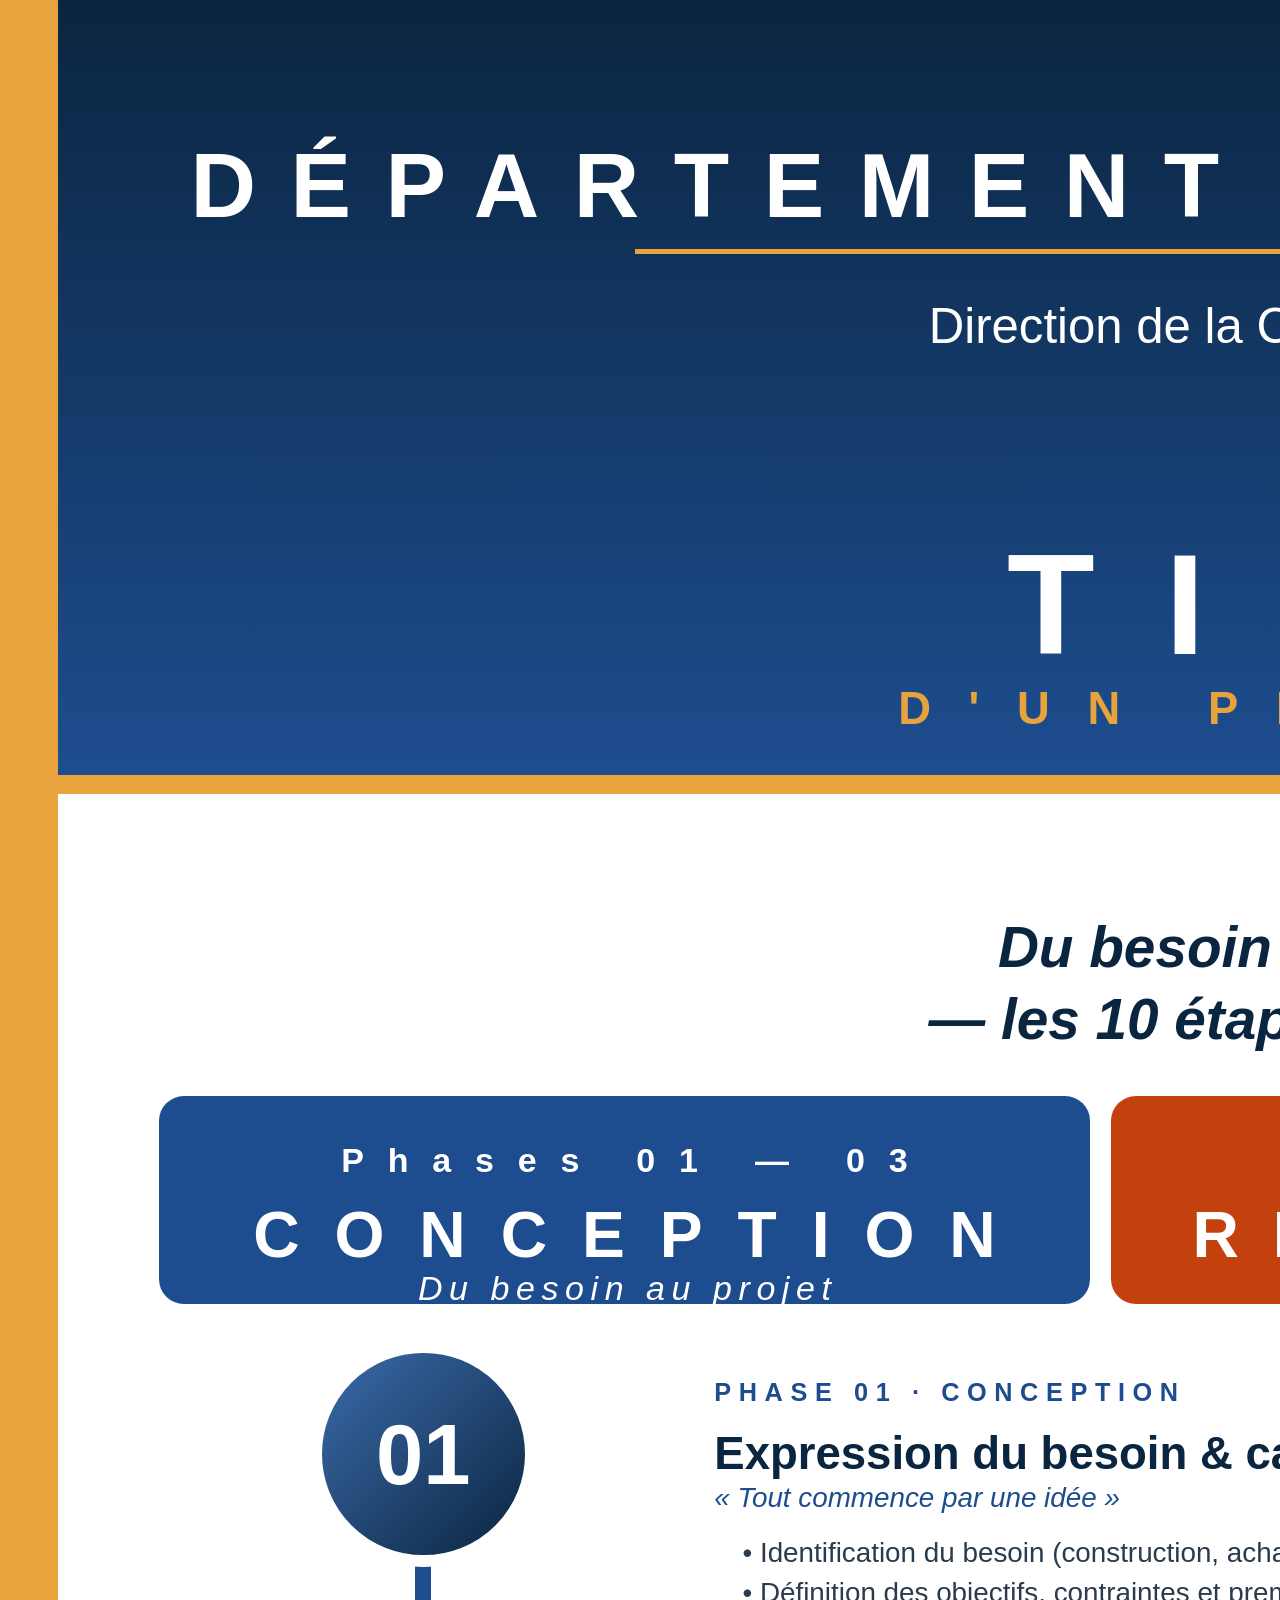
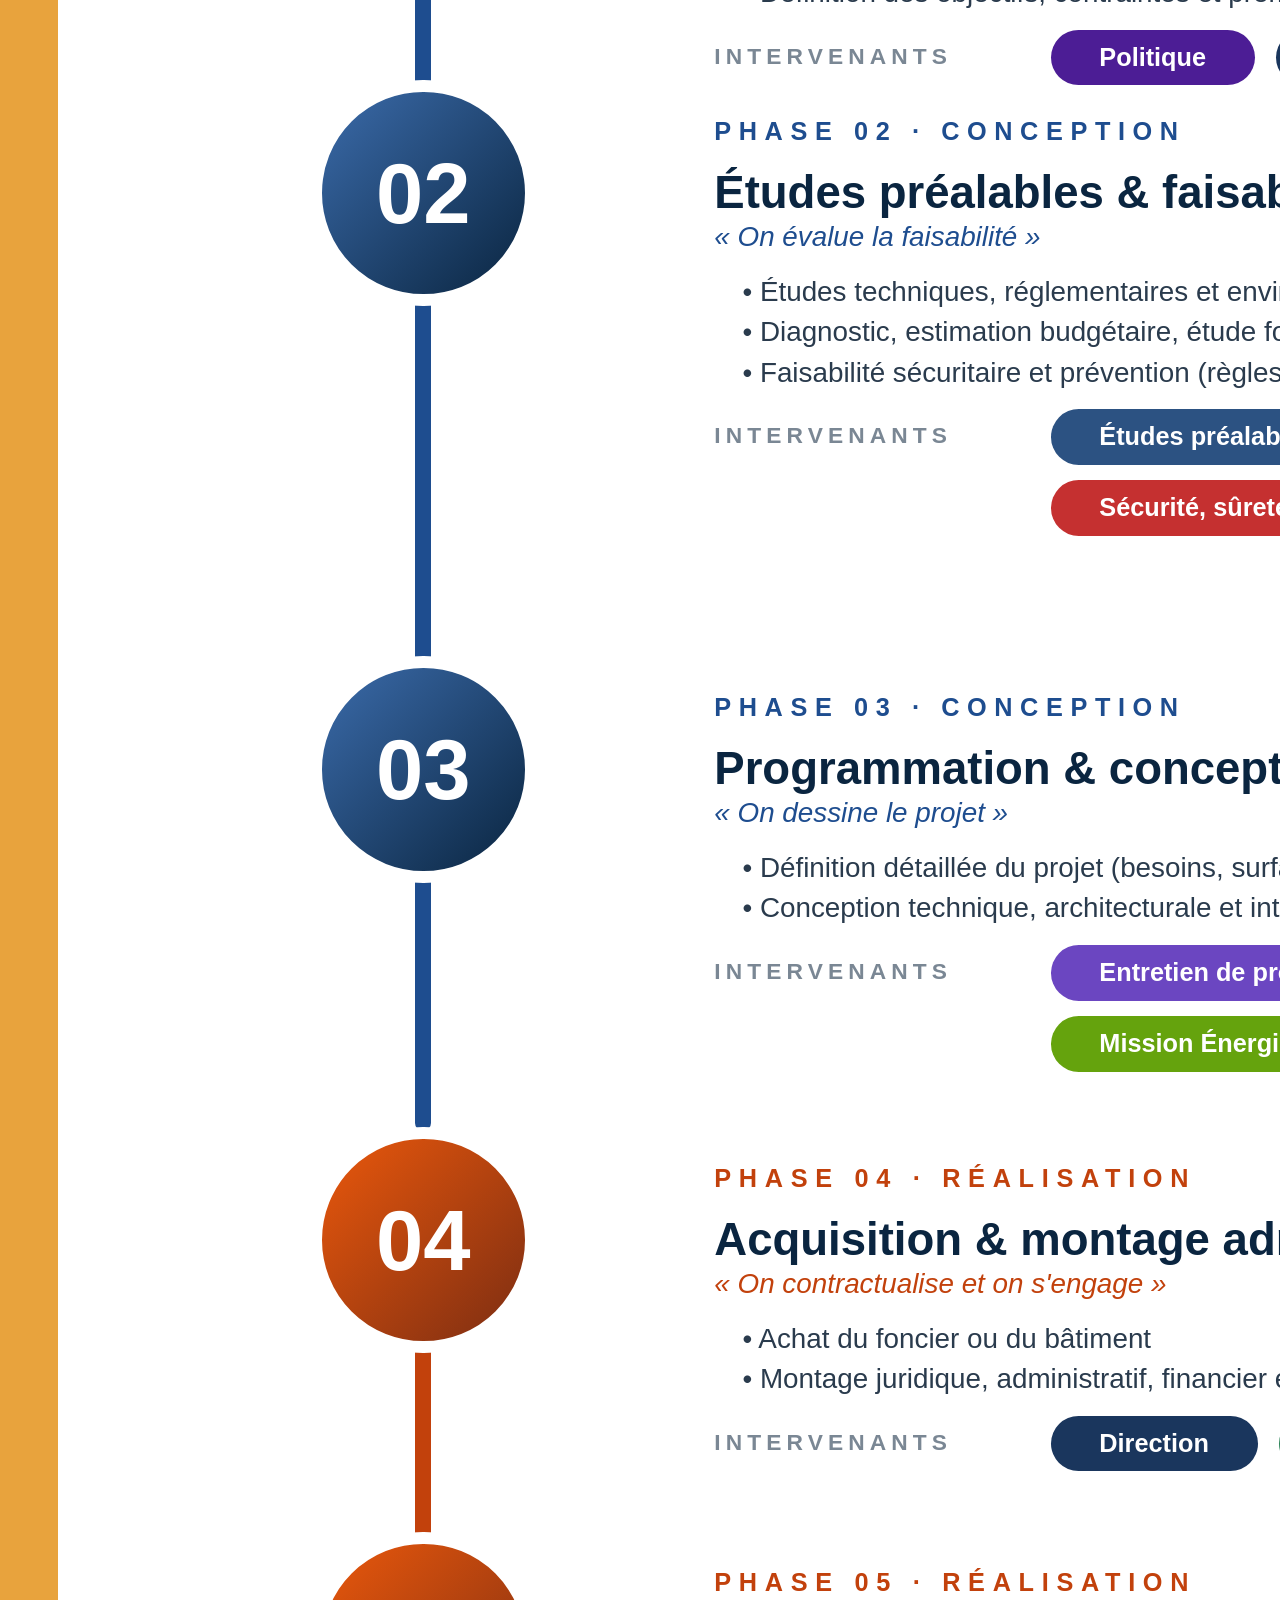
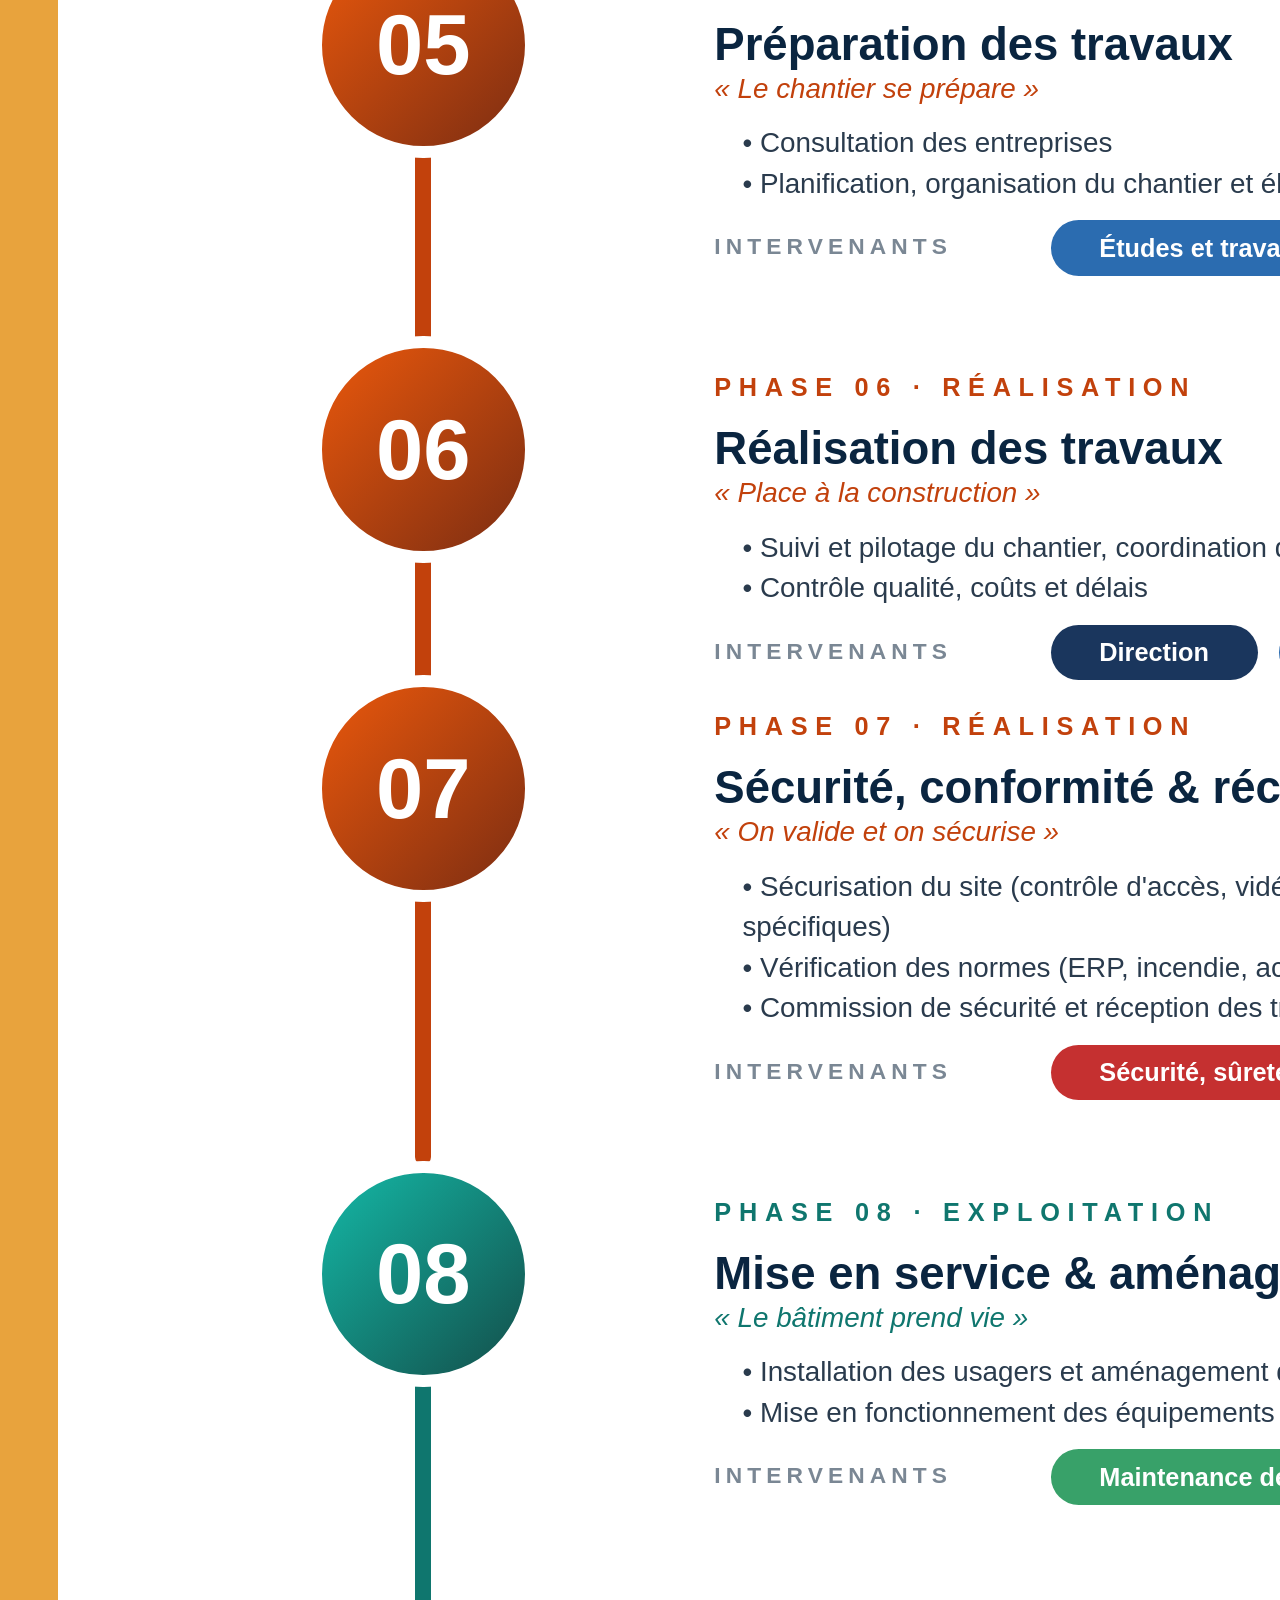
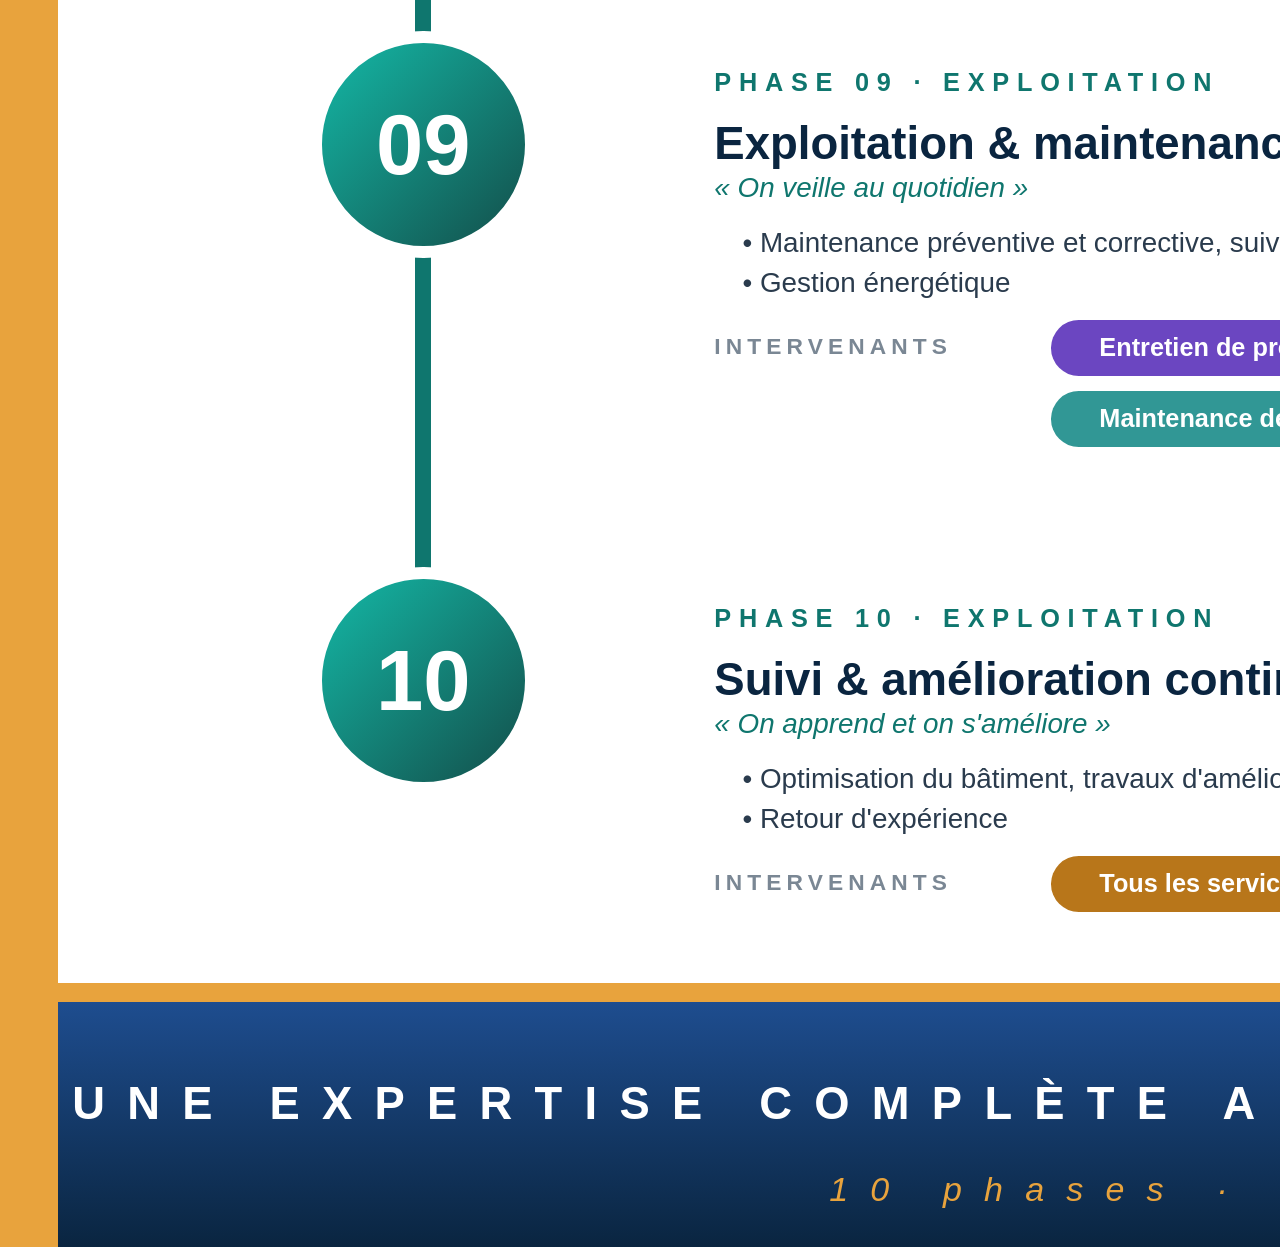
<file: assets/rollup/rollup-84x160.html>
<!doctype html>
<html lang="fr"><head><meta charset="utf-8">
<title>Vie d'un projet immobilier — roll-up 84 × 160 cm</title>
<style>
  @page { size: 840.00mm 1600.00mm; margin: 0; }
  * { margin: 0; padding: 0; box-sizing: border-box; }
  html, body { width: 840.00mm; height: 1600.00mm; }
  body {
    --bande: 15.409mm;
    position: relative; background: #fff; overflow: hidden;
    /* Nimbus Sans et TeX Gyre Heros partagent les métriques d'Helvetica :
       le document d'origine a été composé avec la seconde. */
    font-family: 'Nimbus Sans', 'TeX Gyre Heros', Helvetica, Arial, sans-serif;
    color: #0A2540; -webkit-font-smoothing: antialiased;
  }
  div { position: absolute; white-space: nowrap; }

  .bande { left: 0; top: 0; height: 1600.00mm; background: #E8A33D; }
  .bandeau { left: var(--bande); width: calc(840.00mm - var(--bande)); }
  .bandeau.haut { top: 0; background: linear-gradient(180deg, #0A2540, #1E4D8F); }
  .bandeau.pied { background: linear-gradient(180deg, #1E4D8F, #0A2540); }
  .filet { background: #E8A33D; }
  .filet-titre { background: #E8A33D; }
  .rail { border-radius: 99mm; }

  /* Le centrage de l'original ignore la bande ambre : il porte sur la page. */
  .centre { left: 0; width: 840.00mm; text-align: center; }
  .centre-bloc { text-align: center; }
  .gras { font-weight: 700; }
  .normal { font-weight: 400; }
  .italique { font-style: italic; }
  .gras-italique { font-weight: 700; font-style: italic; }
  .clair { color: #fff; }

  .pastille {
    border-radius: 50%; display: flex; align-items: center; justify-content: center;
    color: #fff; font-weight: 700;
  }
  .pastille span { position: static; line-height: 1; }

  .surtitre { font-weight: 700; }
  .titre-phase { font-weight: 700; color: #0A2540; }
  .citation { font-style: italic; }
  .puce { color: #2A3B4D; white-space: normal; }
  .puce .point { position: static; }
  .intervenants { font-weight: 700; color: #7A8794; }

  .badges { display: flex; align-items: center; }
  .badge {
    position: static; display: inline-flex; align-items: center;
    color: #fff; font-weight: 700; white-space: nowrap; line-height: 1;
  }
  .icone svg { position: static; display: block; overflow: visible; }
</style></head>
<body>
<div class="bande" style="width:15.409mm"></div>
<div class="bandeau haut" style="height:204.987mm"></div>
<div class="filet" style="top:204.987mm;height:5.033mm;left:15.409mm;width:824.591mm"></div>
<div class="filet" style="top:1530.021mm;height:4.986mm;left:15.409mm;width:824.591mm"></div>
<div class="bandeau pied" style="top:1535.007mm;height:64.993mm"></div>
<div class="gras clair centre" style="top:35.449mm;font-size:23.998mm" data-largeur="739.233">DÉPARTEMENT DES ALPES-MARITIMES</div>
<div class="filet-titre" style="top:65.993mm;left:167.985mm;width:504.03mm;height:1.223mm"></div>
<div class="normal clair centre" style="top:78.904mm;font-size:13.001mm" data-largeur="348.544">Direction de la Construction, de l'Immobilier et du Patrimoine</div>
<div class="gras clair centre" style="top:138.126mm;font-size:38.001mm" data-largeur="307.074">TIMELINE</div>
<div class="gras centre" style="top:180.724mm;font-size:11.999mm;color:#E8A33D" data-largeur="364.740">D'UN PROJET IMMOBILIER</div>
<div class="gras-italique centre" style="top:242.157mm;font-size:15.0mm;color:#0A2540" data-largeur="311.983">Du besoin premier à l'amélioration continue</div>
<div class="gras-italique centre" style="top:261.155mm;font-size:15.0mm;color:#0A2540" data-largeur="348.686">— les 10 étapes d'un projet et leurs intervenants.</div>
<div class="etape" style="left:42.013mm;width:246.418mm;top:289.983mm;height:54.986mm;background:#1E4D8F;border-radius:6.585mm"></div>
<div class="gras clair centre-bloc" style="top:301.791mm;left:42.013mm;width:246.418mm;font-size:8.998mm" data-largeur="149.852">Phases 01 — 03</div>
<div class="gras clair centre-bloc" style="top:316.909mm;left:42.013mm;width:246.418mm;font-size:16.999mm" data-largeur="196.469">CONCEPTION</div>
<div class="italique clair centre-bloc" style="top:335.686mm;left:42.013mm;width:246.418mm;font-size:8.998mm" data-largeur="109.248">Du besoin au projet</div>
<div class="etape" style="left:293.963mm;width:246.418mm;top:289.983mm;height:54.986mm;background:#C2410C;border-radius:6.585mm"></div>
<div class="gras clair centre-bloc" style="top:301.791mm;left:293.963mm;width:246.418mm;font-size:8.998mm" data-largeur="149.852">Phases 04 — 07</div>
<div class="gras clair centre-bloc" style="top:316.909mm;left:293.963mm;width:246.418mm;font-size:16.999mm" data-largeur="203.324">RÉALISATION</div>
<div class="italique clair centre-bloc" style="top:335.686mm;left:293.963mm;width:246.418mm;font-size:8.998mm" data-largeur="120.456">Du projet au bâtiment</div>
<div class="etape" style="left:545.978mm;width:246.418mm;top:289.983mm;height:54.986mm;background:#0F766E;border-radius:6.585mm"></div>
<div class="gras clair centre-bloc" style="top:301.791mm;left:545.978mm;width:246.418mm;font-size:8.998mm" data-largeur="149.859">Phases 08 — 10</div>
<div class="gras clair centre-bloc" style="top:316.909mm;left:545.978mm;width:246.418mm;font-size:16.999mm" data-largeur="222.079">EXPLOITATION</div>
<div class="italique clair centre-bloc" style="top:335.686mm;left:545.978mm;width:246.418mm;font-size:8.998mm" data-largeur="121.167">Le bâtiment prend vie</div>
<div class="rail" style="left:109.913mm;width:4.201mm;top:367.999mm;height:354.702mm;background:#1E4D8F"></div>
<div class="rail" style="left:109.913mm;width:4.201mm;top:730.702mm;height:424.302mm;background:#C2410C"></div>
<div class="rail" style="left:109.913mm;width:4.201mm;top:1163.0mm;height:302.5mm;background:#0F766E"></div>
<div class="pastille" style="left:82.052mm;top:354.787mm;width:59.925mm;height:59.925mm;background:linear-gradient(135deg,#3B6BAA,#0A2540);border:3.279mm solid #fff"><span style="font-size:22.488mm">01</span></div>
<div class="surtitre" style="left:188.995mm;top:364.532mm;font-size:6.693mm;color:#1E4D8F" data-largeur="122.706">PHASE 01 · CONCEPTION</div>
<div class="titre-phase" style="left:188.995mm;top:377.789mm;font-size:12.046mm">Expression du besoin &amp; cadrage</div>
<div class="citation" style="left:188.995mm;top:392.115mm;font-size:7.361mm;color:#1E4D8F">« Tout commence par une idée »</div>
<div class="puce" style="left:196.436mm;top:405.502mm;font-size:7.361mm;line-height:10.724mm"><span class="point">•</span> Identification du besoin (construction, achat, rénovation)</div>
<div class="puce" style="left:196.436mm;top:416.207mm;font-size:7.361mm;line-height:10.724mm"><span class="point">•</span> Définition des objectifs, contraintes et premières orientations</div>
<div class="intervenants" style="left:188.995mm;top:434.611mm;font-size:6.021mm" data-largeur="61.567">INTERVENANTS</div>
<div class="badges" style="left:277.961mm;top:431.181mm;gap:5.663mm">
<span class="badge" style="background:#4C1D95;height:14.723mm;border-radius:7.362mm;padding:0 12.907mm;font-size:6.693mm">Politique</span>
<span class="badge" style="background:#1A365D;height:14.723mm;border-radius:7.362mm;padding:0 12.907mm;font-size:6.693mm">Direction</span>
</div>
<div class="icone" style="left:734.973mm;top:368.723mm;width:44.977mm;height:44.977mm"><svg viewBox="1116.1 783.9 68.3 68.3" width="100%" height="100%"><path fill-rule="nonzero" fill="rgb(11.764526%, 30.195618%, 56.077576%)" fill-opacity="0.1" d="M 1127.132812 783.929688 L 1172.648438 783.929688 C 1178.929688 783.929688 1184.027344 790.210938 1184.027344 795.308594 L 1184.027344 840.820312 C 1184.027344 847.105469 1178.929688 852.199219 1172.648438 852.199219 L 1127.132812 852.199219 C 1120.851562 852.199219 1115.753906 845.917969 1115.753906 840.820312 L 1115.753906 795.308594 C 1115.753906 789.023438 1120.851562 783.929688 1127.132812 783.929688 Z M 1127.132812 783.929688 "/>
<path fill="none" stroke-width="3.413647" stroke-linecap="butt" stroke-linejoin="round" stroke="rgb(11.764526%, 30.195618%, 56.077576%)" stroke-opacity="1" stroke-miterlimit="4" d="M 1150.255818 799.974254 C 1142.667446 799.974254 1136.97812 805.659672 1136.97812 813.244137 C 1136.97812 817.987847 1139.443755 821.403005 1142.667446 824.060108 L 1142.667446 827.471359 L 1157.840283 827.471359 L 1157.840283 824.060108 C 1161.060067 821.403005 1163.529609 817.987847 1163.529609 813.244137 C 1163.529609 805.659672 1157.840283 799.974254 1150.255818 799.974254 Z M 1150.255818 799.974254 " transform="matrix(0.999679, 0, 0, 0.999679, 0, 0.333227)"/>
<path fill="none" stroke-width="3.413647" stroke-linecap="round" stroke-linejoin="miter" stroke="rgb(11.764526%, 30.195618%, 56.077576%)" stroke-opacity="1" stroke-miterlimit="4" d="M 1144.566493 831.265545 L 1155.945144 831.265545 " transform="matrix(0.999679, 0, 0, 0.999679, 0, 0.333227)"/>
<path fill="none" stroke-width="3.413647" stroke-linecap="round" stroke-linejoin="miter" stroke="rgb(11.764526%, 30.195618%, 56.077576%)" stroke-opacity="1" stroke-miterlimit="4" d="M 1146.461632 836.005347 L 1154.046097 836.005347 " transform="matrix(0.999679, 0, 0, 0.999679, 0, 0.333227)"/></svg></div>
<div class="pastille" style="left:82.052mm;top:444.486mm;width:59.925mm;height:59.925mm;background:linear-gradient(135deg,#3B6BAA,#0A2540);border:3.279mm solid #fff"><span style="font-size:22.488mm">02</span></div>
<div class="surtitre" style="left:188.995mm;top:454.232mm;font-size:6.693mm;color:#1E4D8F" data-largeur="122.706">PHASE 02 · CONCEPTION</div>
<div class="titre-phase" style="left:188.995mm;top:467.493mm;font-size:12.046mm">Études préalables &amp; faisabilité</div>
<div class="citation" style="left:188.995mm;top:481.819mm;font-size:7.361mm;color:#1E4D8F">« On évalue la faisabilité »</div>
<div class="puce" style="left:196.436mm;top:495.201mm;font-size:7.361mm;line-height:10.724mm"><span class="point">•</span> Études techniques, réglementaires et environnementales</div>
<div class="puce" style="left:196.436mm;top:505.907mm;font-size:7.361mm;line-height:10.724mm"><span class="point">•</span> Diagnostic, estimation budgétaire, étude foncière et juridique</div>
<div class="puce" style="left:196.436mm;top:516.617mm;font-size:7.361mm;line-height:10.724mm"><span class="point">•</span> Faisabilité sécuritaire et prévention (règles ERP, accessibilité)</div>
<div class="intervenants" style="left:188.995mm;top:535.016mm;font-size:6.021mm" data-largeur="61.567">INTERVENANTS</div>
<div class="badges" style="left:277.961mm;top:531.591mm;gap:5.663mm">
<span class="badge" style="background:#2C5282;height:14.723mm;border-radius:7.362mm;padding:0 12.907mm;font-size:6.693mm">Études préalables</span>
<span class="badge" style="background:#2F855A;height:14.723mm;border-radius:7.362mm;padding:0 12.907mm;font-size:6.693mm">Gestion immobilière &amp; foncière</span>
</div>
<div class="badges" style="left:277.961mm;top:550.326mm;gap:5.663mm">
<span class="badge" style="background:#C53030;height:14.723mm;border-radius:7.362mm;padding:0 12.907mm;font-size:6.693mm">Sécurité, sûreté &amp; prévention</span>
<span class="badge" style="background:#65A30D;height:14.723mm;border-radius:7.362mm;padding:0 12.907mm;font-size:6.693mm">Mission Énergies Renouvelables</span>
</div>
<div class="icone" style="left:734.973mm;top:458.376mm;width:44.977mm;height:44.977mm"><svg viewBox="1116.1 974.5 68.3 68.3" width="100%" height="100%"><path fill-rule="nonzero" fill="rgb(11.764526%, 30.195618%, 56.077576%)" fill-opacity="0.1" d="M 1127.132812 974.570312 L 1172.648438 974.570312 C 1178.929688 974.570312 1184.027344 980.855469 1184.027344 985.949219 L 1184.027344 1031.464844 C 1184.027344 1037.746094 1178.929688 1042.84375 1172.648438 1042.84375 L 1127.132812 1042.84375 C 1120.851562 1042.84375 1115.753906 1036.558594 1115.753906 1031.464844 L 1115.753906 985.949219 C 1115.753906 979.667969 1120.851562 974.570312 1127.132812 974.570312 Z M 1127.132812 974.570312 "/>
<path fill="none" stroke-width="3.413647" stroke-linecap="butt" stroke-linejoin="miter" stroke="rgb(11.764526%, 30.195618%, 56.077576%)" stroke-opacity="1" stroke-miterlimit="4" d="M 1158.789807 1005.845003 C 1158.789807 1012.128269 1153.694422 1017.223654 1147.411156 1017.223654 C 1141.123982 1017.223654 1136.032504 1012.128269 1136.032504 1005.845003 C 1136.032504 999.561736 1141.123982 994.466351 1147.411156 994.466351 C 1153.694422 994.466351 1158.789807 999.561736 1158.789807 1005.845003 Z M 1158.789807 1005.845003 " transform="matrix(0.999679, 0, 0, 0.999679, 0, 0.333227)"/>
<path fill-rule="nonzero" fill="rgb(0%, 0%, 0%)" fill-opacity="1" stroke-width="3.792941" stroke-linecap="round" stroke-linejoin="miter" stroke="rgb(11.764526%, 30.195618%, 56.077576%)" stroke-opacity="1" stroke-miterlimit="4" d="M 1155.562209 1013.999963 L 1165.424748 1023.862503 " transform="matrix(0.999679, 0, 0, 0.999679, 0, 0.333227)"/></svg></div>
<div class="pastille" style="left:82.052mm;top:596.985mm;width:59.925mm;height:59.925mm;background:linear-gradient(135deg,#3B6BAA,#0A2540);border:3.279mm solid #fff"><span style="font-size:22.488mm">03</span></div>
<div class="surtitre" style="left:188.995mm;top:606.73mm;font-size:6.693mm;color:#1E4D8F" data-largeur="122.706">PHASE 03 · CONCEPTION</div>
<div class="titre-phase" style="left:188.995mm;top:619.992mm;font-size:12.046mm">Programmation &amp; conception</div>
<div class="citation" style="left:188.995mm;top:634.318mm;font-size:7.361mm;color:#1E4D8F">« On dessine le projet »</div>
<div class="puce" style="left:196.436mm;top:647.7mm;font-size:7.361mm;line-height:10.724mm"><span class="point">•</span> Définition détaillée du projet (besoins, surfaces, usages)</div>
<div class="puce" style="left:196.436mm;top:658.411mm;font-size:7.361mm;line-height:10.724mm"><span class="point">•</span> Conception technique, architecturale et intégration énergétique</div>
<div class="intervenants" style="left:188.995mm;top:676.809mm;font-size:6.021mm" data-largeur="61.567">INTERVENANTS</div>
<div class="badges" style="left:277.961mm;top:673.384mm;gap:5.663mm">
<span class="badge" style="background:#6B46C1;height:14.723mm;border-radius:7.362mm;padding:0 12.907mm;font-size:6.693mm">Entretien de proximité</span>
<span class="badge" style="background:#2B6CB0;height:14.723mm;border-radius:7.362mm;padding:0 12.907mm;font-size:6.693mm">Études et travaux</span>
<span class="badge" style="background:#B7791F;height:14.723mm;border-radius:7.362mm;padding:0 12.907mm;font-size:6.693mm">Énergie et fluides</span>
</div>
<div class="badges" style="left:277.961mm;top:692.119mm;gap:5.663mm">
<span class="badge" style="background:#65A30D;height:14.723mm;border-radius:7.362mm;padding:0 12.907mm;font-size:6.693mm">Mission Énergies Renouvelables</span>
</div>
<div class="icone" style="left:734.973mm;top:610.917mm;width:44.977mm;height:44.977mm"><svg viewBox="1116.1 1298.8 68.3 68.3" width="100%" height="100%"><path fill-rule="nonzero" fill="rgb(11.764526%, 30.195618%, 56.077576%)" fill-opacity="0.1" d="M 1127.132812 1298.679688 L 1172.648438 1298.679688 C 1178.929688 1298.679688 1184.027344 1304.960938 1184.027344 1310.058594 L 1184.027344 1355.570312 C 1184.027344 1361.851562 1178.929688 1366.949219 1172.648438 1366.949219 L 1127.132812 1366.949219 C 1120.851562 1366.949219 1115.753906 1360.667969 1115.753906 1355.570312 L 1115.753906 1310.058594 C 1115.753906 1303.773438 1120.851562 1298.679688 1127.132812 1298.679688 Z M 1127.132812 1298.679688 "/>
<path fill="none" stroke-width="3.413647" stroke-linecap="butt" stroke-linejoin="miter" stroke="rgb(11.764526%, 30.195618%, 56.077576%)" stroke-opacity="1" stroke-miterlimit="4" d="M 1136.032504 1317.730238 L 1164.475225 1317.730238 C 1165.522436 1317.730238 1166.370364 1318.777449 1166.370364 1319.625377 L 1166.370364 1346.176866 C 1166.370364 1347.224077 1165.522436 1348.068098 1164.475225 1348.068098 L 1136.032504 1348.068098 C 1134.985293 1348.068098 1134.137365 1347.024794 1134.137365 1346.176866 L 1134.137365 1319.625377 C 1134.137365 1318.578166 1134.985293 1317.730238 1136.032504 1317.730238 Z M 1136.032504 1317.730238 " transform="matrix(0.999679, 0, 0, 0.999679, 0, 0.333227)"/>
<path fill="none" stroke-width="3.413647" stroke-linecap="butt" stroke-linejoin="miter" stroke="rgb(11.764526%, 30.195618%, 56.077576%)" stroke-opacity="1" stroke-miterlimit="4" d="M 1134.133457 1327.209842 L 1166.374272 1327.209842 " transform="matrix(0.999679, 0, 0, 0.999679, 0, 0.333227)"/>
<path fill="none" stroke-width="3.413647" stroke-linecap="butt" stroke-linejoin="miter" stroke="rgb(11.764526%, 30.195618%, 56.077576%)" stroke-opacity="1" stroke-miterlimit="4" d="M 1142.667446 1327.209842 L 1142.667446 1348.075913 " transform="matrix(0.999679, 0, 0, 0.999679, 0, 0.333227)"/>
<path fill="none" stroke-width="3.413647" stroke-linecap="butt" stroke-linejoin="miter" stroke="rgb(11.764526%, 30.195618%, 56.077576%)" stroke-opacity="1" stroke-miterlimit="4" d="M 1154.046097 1334.798215 L 1154.046097 1348.075913 " transform="matrix(0.999679, 0, 0, 0.999679, 0, 0.333227)"/>
<path fill="none" stroke-width="3.413647" stroke-linecap="butt" stroke-linejoin="miter" stroke="rgb(11.764526%, 30.195618%, 56.077576%)" stroke-opacity="1" stroke-miterlimit="4" d="M 1154.046097 1334.798215 L 1166.374272 1334.798215 " transform="matrix(0.999679, 0, 0, 0.999679, 0, 0.333227)"/></svg></div>
<div class="pastille" style="left:82.052mm;top:721.488mm;width:59.925mm;height:59.925mm;background:linear-gradient(135deg,#EA580C,#7C2D12);border:3.279mm solid #fff"><span style="font-size:22.488mm">04</span></div>
<div class="surtitre" style="left:188.995mm;top:731.228mm;font-size:6.693mm;color:#C2410C" data-largeur="125.457">PHASE 04 · RÉALISATION</div>
<div class="titre-phase" style="left:188.995mm;top:744.495mm;font-size:12.046mm">Acquisition &amp; montage administratif</div>
<div class="citation" style="left:188.995mm;top:758.816mm;font-size:7.361mm;color:#C2410C">« On contractualise et on s'engage »</div>
<div class="puce" style="left:196.436mm;top:772.203mm;font-size:7.361mm;line-height:10.724mm"><span class="point">•</span> Achat du foncier ou du bâtiment</div>
<div class="puce" style="left:196.436mm;top:782.908mm;font-size:7.361mm;line-height:10.724mm"><span class="point">•</span> Montage juridique, administratif, financier et autorisations</div>
<div class="intervenants" style="left:188.995mm;top:801.312mm;font-size:6.021mm" data-largeur="61.567">INTERVENANTS</div>
<div class="badges" style="left:277.961mm;top:797.882mm;gap:5.663mm">
<span class="badge" style="background:#1A365D;height:14.723mm;border-radius:7.362mm;padding:0 12.907mm;font-size:6.693mm">Direction</span>
<span class="badge" style="background:#2F855A;height:14.723mm;border-radius:7.362mm;padding:0 12.907mm;font-size:6.693mm">Gestion immobilière &amp; foncière</span>
<span class="badge" style="background:#B7791F;height:14.723mm;border-radius:7.362mm;padding:0 12.907mm;font-size:6.693mm">Énergie et fluides</span>
</div>
<div class="icone" style="left:734.973mm;top:735.424mm;width:44.977mm;height:44.977mm"><svg viewBox="1116.1 1563.5 68.3 68.3" width="100%" height="100%"><path fill-rule="nonzero" fill="rgb(76.077271%, 25.489807%, 4.705811%)" fill-opacity="0.1" d="M 1127.132812 1563.28125 L 1172.648438 1563.28125 C 1178.929688 1563.28125 1184.027344 1569.5625 1184.027344 1574.660156 L 1184.027344 1620.171875 C 1184.027344 1626.457031 1178.929688 1631.550781 1172.648438 1631.550781 L 1127.132812 1631.550781 C 1120.851562 1631.550781 1115.753906 1625.269531 1115.753906 1620.171875 L 1115.753906 1574.660156 C 1115.753906 1568.375 1120.851562 1563.28125 1127.132812 1563.28125 Z M 1127.132812 1563.28125 "/>
<path fill="none" stroke-width="3.413647" stroke-linecap="round" stroke-linejoin="round" stroke="rgb(76.077271%, 25.489807%, 4.705811%)" stroke-opacity="1" stroke-miterlimit="4" d="M 1133.187841 1595.690525 L 1140.772306 1588.10606 L 1146.461632 1593.791478 M 1154.046097 1593.791478 L 1159.73933 1588.10606 L 1167.323795 1595.690525 " transform="matrix(0.999679, 0, 0, 0.999679, 0, 0.333227)"/>
<path fill="none" stroke-width="3.413647" stroke-linecap="round" stroke-linejoin="round" stroke="rgb(76.077271%, 25.489807%, 4.705811%)" stroke-opacity="1" stroke-miterlimit="4" d="M 1140.772306 1599.484711 L 1146.461632 1605.170129 L 1149.306295 1602.329374 L 1154.046097 1607.069176 L 1156.89076 1604.228421 L 1159.73933 1607.069176 L 1164.475225 1602.329374 " transform="matrix(0.999679, 0, 0, 0.999679, 0, 0.333227)"/>
<path fill-rule="nonzero" fill="rgb(0%, 0%, 0%)" fill-opacity="1" stroke-width="3.413647" stroke-linecap="round" stroke-linejoin="miter" stroke="rgb(76.077271%, 25.489807%, 4.705811%)" stroke-opacity="1" stroke-miterlimit="4" d="M 1161.63447 1601.379851 L 1167.323795 1595.690525 " transform="matrix(0.999679, 0, 0, 0.999679, 0, 0.333227)"/>
<path fill-rule="nonzero" fill="rgb(0%, 0%, 0%)" fill-opacity="1" stroke-width="3.413647" stroke-linecap="round" stroke-linejoin="miter" stroke="rgb(76.077271%, 25.489807%, 4.705811%)" stroke-opacity="1" stroke-miterlimit="4" d="M 1133.187841 1601.379851 L 1138.87326 1595.690525 " transform="matrix(0.999679, 0, 0, 0.999679, 0, 0.333227)"/></svg></div>
<div class="pastille" style="left:82.052mm;top:828.586mm;width:59.925mm;height:59.925mm;background:linear-gradient(135deg,#EA580C,#7C2D12);border:3.279mm solid #fff"><span style="font-size:22.488mm">05</span></div>
<div class="surtitre" style="left:188.995mm;top:838.331mm;font-size:6.693mm;color:#C2410C" data-largeur="125.457">PHASE 05 · RÉALISATION</div>
<div class="titre-phase" style="left:188.995mm;top:851.593mm;font-size:12.046mm">Préparation des travaux</div>
<div class="citation" style="left:188.995mm;top:865.919mm;font-size:7.361mm;color:#C2410C">« Le chantier se prépare »</div>
<div class="puce" style="left:196.436mm;top:879.301mm;font-size:7.361mm;line-height:10.724mm"><span class="point">•</span> Consultation des entreprises</div>
<div class="puce" style="left:196.436mm;top:890.007mm;font-size:7.361mm;line-height:10.724mm"><span class="point">•</span> Planification, organisation du chantier et élaboration du planning</div>
<div class="intervenants" style="left:188.995mm;top:908.41mm;font-size:6.021mm" data-largeur="61.567">INTERVENANTS</div>
<div class="badges" style="left:277.961mm;top:904.985mm;gap:5.663mm">
<span class="badge" style="background:#2B6CB0;height:14.723mm;border-radius:7.362mm;padding:0 12.907mm;font-size:6.693mm">Études et travaux</span>
<span class="badge" style="background:#C53030;height:14.723mm;border-radius:7.362mm;padding:0 12.907mm;font-size:6.693mm">Sécurité, sûreté &amp; prévention</span>
</div>
<div class="icone" style="left:734.973mm;top:842.48mm;width:44.977mm;height:44.977mm"><svg viewBox="1116.1 1791.1 68.3 68.3" width="100%" height="100%"><path fill-rule="nonzero" fill="rgb(76.077271%, 25.489807%, 4.705811%)" fill-opacity="0.1" d="M 1127.132812 1790.898438 L 1172.648438 1790.898438 C 1178.929688 1790.898438 1184.027344 1797.183594 1184.027344 1802.277344 L 1184.027344 1847.792969 C 1184.027344 1854.074219 1178.929688 1859.171875 1172.648438 1859.171875 L 1127.132812 1859.171875 C 1120.851562 1859.171875 1115.753906 1852.886719 1115.753906 1847.792969 L 1115.753906 1802.277344 C 1115.753906 1795.996094 1120.851562 1790.898438 1127.132812 1790.898438 Z M 1127.132812 1790.898438 "/>
<path fill="none" stroke-width="3.413647" stroke-linecap="butt" stroke-linejoin="round" stroke="rgb(76.077271%, 25.489807%, 4.705811%)" stroke-opacity="1" stroke-miterlimit="4" d="M 1133.187841 1834.763334 C 1133.187841 1823.384682 1140.772306 1813.901171 1150.255818 1813.901171 C 1159.73933 1813.901171 1167.323795 1823.384682 1167.323795 1834.763334 L 1167.323795 1837.604089 L 1133.187841 1837.604089 Z M 1133.187841 1834.763334 " transform="matrix(0.999679, 0, 0, 0.999679, 0, 0.333227)"/>
<path fill="none" stroke-width="3.413647" stroke-linecap="round" stroke-linejoin="miter" stroke="rgb(76.077271%, 25.489807%, 4.705811%)" stroke-opacity="1" stroke-miterlimit="4" d="M 1144.566493 1814.850694 L 1144.566493 1827.174961 " transform="matrix(0.999679, 0, 0, 0.999679, 0, 0.333227)"/>
<path fill="none" stroke-width="3.413647" stroke-linecap="round" stroke-linejoin="miter" stroke="rgb(76.077271%, 25.489807%, 4.705811%)" stroke-opacity="1" stroke-miterlimit="4" d="M 1155.945144 1814.850694 L 1155.945144 1827.174961 " transform="matrix(0.999679, 0, 0, 0.999679, 0, 0.333227)"/>
<path fill="none" stroke-width="3.413647" stroke-linecap="round" stroke-linejoin="miter" stroke="rgb(76.077271%, 25.489807%, 4.705811%)" stroke-opacity="1" stroke-miterlimit="4" d="M 1131.288795 1841.398275 L 1169.218935 1841.398275 " transform="matrix(0.999679, 0, 0, 0.999679, 0, 0.333227)"/></svg></div>
<div class="pastille" style="left:82.052mm;top:935.586mm;width:59.925mm;height:59.925mm;background:linear-gradient(135deg,#EA580C,#7C2D12);border:3.279mm solid #fff"><span style="font-size:22.488mm">06</span></div>
<div class="surtitre" style="left:188.995mm;top:945.331mm;font-size:6.693mm;color:#C2410C" data-largeur="125.457">PHASE 06 · RÉALISATION</div>
<div class="titre-phase" style="left:188.995mm;top:958.593mm;font-size:12.046mm">Réalisation des travaux</div>
<div class="citation" style="left:188.995mm;top:972.919mm;font-size:7.361mm;color:#C2410C">« Place à la construction »</div>
<div class="puce" style="left:196.436mm;top:986.301mm;font-size:7.361mm;line-height:10.724mm"><span class="point">•</span> Suivi et pilotage du chantier, coordination des intervenants</div>
<div class="puce" style="left:196.436mm;top:997.007mm;font-size:7.361mm;line-height:10.724mm"><span class="point">•</span> Contrôle qualité, coûts et délais</div>
<div class="intervenants" style="left:188.995mm;top:1015.41mm;font-size:6.021mm" data-largeur="61.567">INTERVENANTS</div>
<div class="badges" style="left:277.961mm;top:1011.985mm;gap:5.663mm">
<span class="badge" style="background:#1A365D;height:14.723mm;border-radius:7.362mm;padding:0 12.907mm;font-size:6.693mm">Direction</span>
<span class="badge" style="background:#2B6CB0;height:14.723mm;border-radius:7.362mm;padding:0 12.907mm;font-size:6.693mm">Études et travaux</span>
</div>
<div class="icone" style="left:734.973mm;top:949.49mm;width:44.977mm;height:44.977mm"><svg viewBox="1116.1 2018.6 68.3 68.3" width="100%" height="100%"><path fill-rule="nonzero" fill="rgb(76.077271%, 25.489807%, 4.705811%)" fill-opacity="0.1" d="M 1127.132812 2018.304688 L 1172.648438 2018.304688 C 1178.929688 2018.304688 1184.027344 2024.589844 1184.027344 2029.6875 L 1184.027344 2075.199219 C 1184.027344 2081.480469 1178.929688 2086.578125 1172.648438 2086.578125 L 1127.132812 2086.578125 C 1120.851562 2086.578125 1115.753906 2080.292969 1115.753906 2075.199219 L 1115.753906 2029.6875 C 1115.753906 2023.402344 1120.851562 2018.304688 1127.132812 2018.304688 Z M 1127.132812 2018.304688 "/>
<path fill-rule="nonzero" fill="rgb(0%, 0%, 0%)" fill-opacity="1" stroke-width="3.413647" stroke-linecap="round" stroke-linejoin="miter" stroke="rgb(76.077271%, 25.489807%, 4.705811%)" stroke-opacity="1" stroke-miterlimit="4" d="M 1138.87326 2035.69109 L 1165.424748 2047.069741 " transform="matrix(0.999679, 0, 0, 0.999679, 0, 0.333227)"/>
<path fill="none" stroke-width="3.413647" stroke-linecap="butt" stroke-linejoin="miter" stroke="rgb(76.077271%, 25.489807%, 4.705811%)" stroke-opacity="1" stroke-miterlimit="4" d="M 1149.306295 2045.174601 L 1158.785899 2045.174601 L 1158.785899 2051.81345 L 1149.306295 2051.81345 Z M 1149.306295 2045.174601 " transform="matrix(0.999679, 0, 0, 0.999679, 0, 0.333227)"/>
<path fill="none" stroke-width="3.413647" stroke-linecap="round" stroke-linejoin="miter" stroke="rgb(76.077271%, 25.489807%, 4.705811%)" stroke-opacity="1" stroke-miterlimit="4" d="M 1138.87326 2071.72609 L 1138.87326 2035.69109 " transform="matrix(0.999679, 0, 0, 0.999679, 0, 0.333227)"/>
<path fill="none" stroke-width="3.413647" stroke-linecap="round" stroke-linejoin="miter" stroke="rgb(76.077271%, 25.489807%, 4.705811%)" stroke-opacity="1" stroke-miterlimit="4" d="M 1138.87326 2035.69109 L 1165.424748 2035.69109 " transform="matrix(0.999679, 0, 0, 0.999679, 0, 0.333227)"/>
<path fill="none" stroke-width="3.413647" stroke-linecap="round" stroke-linejoin="miter" stroke="rgb(76.077271%, 25.489807%, 4.705811%)" stroke-opacity="1" stroke-miterlimit="4" d="M 1154.046097 2035.69109 L 1154.046097 2045.174601 " transform="matrix(0.999679, 0, 0, 0.999679, 0, 0.333227)"/>
<path fill="none" stroke-width="3.413647" stroke-linecap="round" stroke-linejoin="miter" stroke="rgb(76.077271%, 25.489807%, 4.705811%)" stroke-opacity="1" stroke-miterlimit="4" d="M 1133.187841 2071.72609 L 1144.566493 2071.72609 " transform="matrix(0.999679, 0, 0, 0.999679, 0, 0.333227)"/></svg></div>
<div class="pastille" style="left:82.052mm;top:1025.285mm;width:59.925mm;height:59.925mm;background:linear-gradient(135deg,#EA580C,#7C2D12);border:3.279mm solid #fff"><span style="font-size:22.488mm">07</span></div>
<div class="surtitre" style="left:188.995mm;top:1035.031mm;font-size:6.693mm;color:#C2410C" data-largeur="125.457">PHASE 07 · RÉALISATION</div>
<div class="titre-phase" style="left:188.995mm;top:1048.293mm;font-size:12.046mm">Sécurité, conformité &amp; réception</div>
<div class="citation" style="left:188.995mm;top:1062.619mm;font-size:7.361mm;color:#C2410C">« On valide et on sécurise »</div>
<div class="puce" style="left:196.436mm;top:1076.001mm;font-size:7.361mm;line-height:10.724mm"><span class="point">•</span> Sécurisation du site (contrôle d'accès, vidéosurveillance, cylindres<br>spécifiques)</div>
<div class="puce" style="left:196.436mm;top:1097.417mm;font-size:7.361mm;line-height:10.724mm"><span class="point">•</span> Vérification des normes (ERP, incendie, accessibilité)</div>
<div class="puce" style="left:196.436mm;top:1108.122mm;font-size:7.361mm;line-height:10.724mm"><span class="point">•</span> Commission de sécurité et réception des travaux</div>
<div class="intervenants" style="left:188.995mm;top:1126.526mm;font-size:6.021mm" data-largeur="61.567">INTERVENANTS</div>
<div class="badges" style="left:277.961mm;top:1123.096mm;gap:5.663mm">
<span class="badge" style="background:#C53030;height:14.723mm;border-radius:7.362mm;padding:0 12.907mm;font-size:6.693mm">Sécurité, sûreté &amp; prévention</span>
<span class="badge" style="background:#2B6CB0;height:14.723mm;border-radius:7.362mm;padding:0 12.907mm;font-size:6.693mm">Études et travaux</span>
</div>
<div class="icone" style="left:734.973mm;top:1039.189mm;width:44.977mm;height:44.977mm"><svg viewBox="1116.1 2209.3 68.3 68.3" width="100%" height="100%"><path fill-rule="nonzero" fill="rgb(76.077271%, 25.489807%, 4.705811%)" fill-opacity="0.1" d="M 1127.132812 2208.945312 L 1172.648438 2208.945312 C 1178.929688 2208.945312 1184.027344 2215.226562 1184.027344 2220.324219 L 1184.027344 2265.835938 C 1184.027344 2272.121094 1178.929688 2277.214844 1172.648438 2277.214844 L 1127.132812 2277.214844 C 1120.851562 2277.214844 1115.753906 2270.933594 1115.753906 2265.835938 L 1115.753906 2220.324219 C 1115.753906 2214.039062 1120.851562 2208.945312 1127.132812 2208.945312 Z M 1127.132812 2208.945312 "/>
<path fill="none" stroke-width="3.413647" stroke-linecap="butt" stroke-linejoin="round" stroke="rgb(76.077271%, 25.489807%, 4.705811%)" stroke-opacity="1" stroke-miterlimit="4" d="M 1150.255818 2226.396815 L 1136.032504 2233.031757 L 1136.032504 2244.410408 C 1136.032504 2251.994873 1141.717922 2258.633722 1150.255818 2260.532769 C 1158.789807 2258.633722 1164.475225 2251.994873 1164.475225 2244.410408 L 1164.475225 2233.031757 Z M 1150.255818 2226.396815 " transform="matrix(0.999679, 0, 0, 0.999679, 0, 0.333227)"/>
<path fill="none" stroke-width="3.413647" stroke-linecap="round" stroke-linejoin="round" stroke="rgb(76.077271%, 25.489807%, 4.705811%)" stroke-opacity="1" stroke-miterlimit="4" d="M 1143.616969 2243.460885 L 1148.360679 2248.204594 L 1156.89076 2239.666698 " transform="matrix(0.999679, 0, 0, 0.999679, 0, 0.333227)"/></svg></div>
<div class="pastille" style="left:82.052mm;top:1153.785mm;width:59.925mm;height:59.925mm;background:linear-gradient(135deg,#14B8A6,#134E4A);border:3.279mm solid #fff"><span style="font-size:22.488mm">08</span></div>
<div class="surtitre" style="left:188.995mm;top:1163.531mm;font-size:6.693mm;color:#0F766E" data-largeur="131.558">PHASE 08 · EXPLOITATION</div>
<div class="titre-phase" style="left:188.995mm;top:1176.793mm;font-size:12.046mm">Mise en service &amp; aménagement</div>
<div class="citation" style="left:188.995mm;top:1191.119mm;font-size:7.361mm;color:#0F766E">« Le bâtiment prend vie »</div>
<div class="puce" style="left:196.436mm;top:1204.501mm;font-size:7.361mm;line-height:10.724mm"><span class="point">•</span> Installation des usagers et aménagement des locaux</div>
<div class="puce" style="left:196.436mm;top:1215.207mm;font-size:7.361mm;line-height:10.724mm"><span class="point">•</span> Mise en fonctionnement des équipements</div>
<div class="intervenants" style="left:188.995mm;top:1233.61mm;font-size:6.021mm" data-largeur="61.567">INTERVENANTS</div>
<div class="badges" style="left:277.961mm;top:1230.18mm;gap:5.663mm">
<span class="badge" style="background:#38A169;height:14.723mm;border-radius:7.362mm;padding:0 12.907mm;font-size:6.693mm">Maintenance des bâtiments</span>
<span class="badge" style="background:#319795;height:14.723mm;border-radius:7.362mm;padding:0 12.907mm;font-size:6.693mm">Maintenance des collèges</span>
<span class="badge" style="background:#B7791F;height:14.723mm;border-radius:7.362mm;padding:0 12.907mm;font-size:6.693mm">Énergie et fluides</span>
</div>
<div class="icone" style="left:734.973mm;top:1167.694mm;width:44.977mm;height:44.977mm"><svg viewBox="1116.1 2482.5 68.3 68.3" width="100%" height="100%"><path fill-rule="nonzero" fill="rgb(5.882263%, 46.273804%, 43.136597%)" fill-opacity="0.1" d="M 1127.132812 2482.046875 L 1172.648438 2482.046875 C 1178.929688 2482.046875 1184.027344 2488.332031 1184.027344 2493.429688 L 1184.027344 2538.941406 C 1184.027344 2545.222656 1178.929688 2550.320312 1172.648438 2550.320312 L 1127.132812 2550.320312 C 1120.851562 2550.320312 1115.753906 2544.035156 1115.753906 2538.941406 L 1115.753906 2493.429688 C 1115.753906 2487.144531 1120.851562 2482.046875 1127.132812 2482.046875 Z M 1127.132812 2482.046875 "/>
<path fill="none" stroke-width="3.413647" stroke-linecap="butt" stroke-linejoin="miter" stroke="rgb(5.882263%, 46.273804%, 43.136597%)" stroke-opacity="1" stroke-miterlimit="4" d="M 1148.360679 2516.646202 C 1148.360679 2520.315348 1145.387069 2523.288959 1141.717922 2523.288959 C 1138.056591 2523.288959 1135.082981 2520.315348 1135.082981 2516.646202 C 1135.082981 2512.984871 1138.056591 2510.01126 1141.717922 2510.01126 C 1145.387069 2510.01126 1148.360679 2512.984871 1148.360679 2516.646202 Z M 1148.360679 2516.646202 " transform="matrix(0.999679, 0, 0, 0.999679, 0, 0.333227)"/>
<path fill="none" stroke-width="3.413647" stroke-linecap="round" stroke-linejoin="miter" stroke="rgb(5.882263%, 46.273804%, 43.136597%)" stroke-opacity="1" stroke-miterlimit="4" d="M 1148.360679 2516.646202 L 1167.323795 2516.646202 " transform="matrix(0.999679, 0, 0, 0.999679, 0, 0.333227)"/>
<path fill="none" stroke-width="3.413647" stroke-linecap="round" stroke-linejoin="miter" stroke="rgb(5.882263%, 46.273804%, 43.136597%)" stroke-opacity="1" stroke-miterlimit="4" d="M 1159.73933 2516.646202 L 1159.73933 2523.288959 " transform="matrix(0.999679, 0, 0, 0.999679, 0, 0.333227)"/>
<path fill="none" stroke-width="3.413647" stroke-linecap="round" stroke-linejoin="miter" stroke="rgb(5.882263%, 46.273804%, 43.136597%)" stroke-opacity="1" stroke-miterlimit="4" d="M 1165.424748 2516.646202 L 1165.424748 2522.339435 " transform="matrix(0.999679, 0, 0, 0.999679, 0, 0.333227)"/></svg></div>
<div class="pastille" style="left:82.052mm;top:1278.284mm;width:59.925mm;height:59.925mm;background:linear-gradient(135deg,#14B8A6,#134E4A);border:3.279mm solid #fff"><span style="font-size:22.488mm">09</span></div>
<div class="surtitre" style="left:188.995mm;top:1288.029mm;font-size:6.693mm;color:#0F766E" data-largeur="131.558">PHASE 09 · EXPLOITATION</div>
<div class="titre-phase" style="left:188.995mm;top:1301.291mm;font-size:12.046mm">Exploitation &amp; maintenance</div>
<div class="citation" style="left:188.995mm;top:1315.617mm;font-size:7.361mm;color:#0F766E">« On veille au quotidien »</div>
<div class="puce" style="left:196.436mm;top:1329.003mm;font-size:7.361mm;line-height:10.724mm"><span class="point">•</span> Maintenance préventive et corrective, suivi des équipements</div>
<div class="puce" style="left:196.436mm;top:1339.709mm;font-size:7.361mm;line-height:10.724mm"><span class="point">•</span> Gestion énergétique</div>
<div class="intervenants" style="left:188.995mm;top:1358.113mm;font-size:6.021mm" data-largeur="61.567">INTERVENANTS</div>
<div class="badges" style="left:277.961mm;top:1354.683mm;gap:5.663mm">
<span class="badge" style="background:#6B46C1;height:14.723mm;border-radius:7.362mm;padding:0 12.907mm;font-size:6.693mm">Entretien de proximité</span>
<span class="badge" style="background:#38A169;height:14.723mm;border-radius:7.362mm;padding:0 12.907mm;font-size:6.693mm">Maintenance des bâtiments</span>
</div>
<div class="badges" style="left:277.961mm;top:1373.422mm;gap:5.663mm">
<span class="badge" style="background:#319795;height:14.723mm;border-radius:7.362mm;padding:0 12.907mm;font-size:6.693mm">Maintenance des collèges</span>
<span class="badge" style="background:#B7791F;height:14.723mm;border-radius:7.362mm;padding:0 12.907mm;font-size:6.693mm">Énergie et fluides</span>
</div>
<div class="icone" style="left:734.973mm;top:1292.201mm;width:44.977mm;height:44.977mm"><svg viewBox="1116.1 2747.2 68.3 68.3" width="100%" height="100%"><path fill-rule="nonzero" fill="rgb(5.882263%, 46.273804%, 43.136597%)" fill-opacity="0.1" d="M 1127.132812 2746.648438 L 1172.648438 2746.648438 C 1178.929688 2746.648438 1184.027344 2752.929688 1184.027344 2758.027344 L 1184.027344 2803.539062 C 1184.027344 2809.824219 1178.929688 2814.917969 1172.648438 2814.917969 L 1127.132812 2814.917969 C 1120.851562 2814.917969 1115.753906 2808.636719 1115.753906 2803.539062 L 1115.753906 2758.027344 C 1115.753906 2751.742188 1120.851562 2746.648438 1127.132812 2746.648438 Z M 1127.132812 2746.648438 "/>
<path fill-rule="nonzero" fill="rgb(0%, 0%, 0%)" fill-opacity="1" stroke-width="3.413647" stroke-linecap="round" stroke-linejoin="miter" stroke="rgb(5.882263%, 46.273804%, 43.136597%)" stroke-opacity="1" stroke-miterlimit="4" d="M 1150.255818 2763.319106 L 1150.255818 2769.008431 M 1150.255818 2793.664781 L 1150.255818 2799.350199 M 1132.238318 2781.336606 L 1137.927644 2781.336606 M 1162.580086 2781.336606 L 1168.269411 2781.336606 M 1137.548616 2768.629403 L 1141.530362 2772.61115 M 1158.977367 2790.058154 L 1162.959113 2794.043808 M 1137.548616 2794.043808 L 1141.530362 2790.058154 M 1158.977367 2772.61115 L 1162.959113 2768.629403 " transform="matrix(0.999679, 0, 0, 0.999679, 0, 0.333227)"/>
<path fill="none" stroke-width="3.413647" stroke-linecap="butt" stroke-linejoin="miter" stroke="rgb(5.882263%, 46.273804%, 43.136597%)" stroke-opacity="1" stroke-miterlimit="4" d="M 1156.89076 2781.336606 C 1156.89076 2785.001844 1153.921057 2787.971547 1150.255818 2787.971547 C 1146.59058 2787.971547 1143.616969 2785.001844 1143.616969 2781.336606 C 1143.616969 2777.66746 1146.59058 2774.697757 1150.255818 2774.697757 C 1153.921057 2774.697757 1156.89076 2777.66746 1156.89076 2781.336606 Z M 1156.89076 2781.336606 " transform="matrix(0.999679, 0, 0, 0.999679, 0, 0.333227)"/></svg></div>
<div class="pastille" style="left:82.052mm;top:1420.085mm;width:59.925mm;height:59.925mm;background:linear-gradient(135deg,#14B8A6,#134E4A);border:3.279mm solid #fff"><span style="font-size:22.488mm">10</span></div>
<div class="surtitre" style="left:188.995mm;top:1429.831mm;font-size:6.693mm;color:#0F766E" data-largeur="131.558">PHASE 10 · EXPLOITATION</div>
<div class="titre-phase" style="left:188.995mm;top:1443.093mm;font-size:12.046mm">Suivi &amp; amélioration continue</div>
<div class="citation" style="left:188.995mm;top:1457.419mm;font-size:7.361mm;color:#0F766E">« On apprend et on s'améliore »</div>
<div class="puce" style="left:196.436mm;top:1470.801mm;font-size:7.361mm;line-height:10.724mm"><span class="point">•</span> Optimisation du bâtiment, travaux d'amélioration ou d'adaptation</div>
<div class="puce" style="left:196.436mm;top:1481.512mm;font-size:7.361mm;line-height:10.724mm"><span class="point">•</span> Retour d'expérience</div>
<div class="intervenants" style="left:188.995mm;top:1499.91mm;font-size:6.021mm" data-largeur="61.567">INTERVENANTS</div>
<div class="badges" style="left:277.961mm;top:1496.485mm;gap:5.663mm">
<span class="badge" style="background:#B8761A;height:14.723mm;border-radius:7.362mm;padding:0 12.907mm;font-size:6.693mm">Tous les services selon les besoins</span>
</div>
<div class="icone" style="left:734.973mm;top:1434.018mm;width:44.977mm;height:44.977mm"><svg viewBox="1116.1 3048.7 68.3 68.3" width="100%" height="100%"><path fill-rule="nonzero" fill="rgb(5.882263%, 46.273804%, 43.136597%)" fill-opacity="0.1" d="M 1127.132812 3048.015625 L 1172.648438 3048.015625 C 1178.929688 3048.015625 1184.027344 3054.296875 1184.027344 3059.394531 L 1184.027344 3104.90625 C 1184.027344 3111.191406 1178.929688 3116.285156 1172.648438 3116.285156 L 1127.132812 3116.285156 C 1120.851562 3116.285156 1115.753906 3110.003906 1115.753906 3104.90625 L 1115.753906 3059.394531 C 1115.753906 3053.109375 1120.851562 3048.015625 1127.132812 3048.015625 Z M 1127.132812 3048.015625 "/>
<path fill="none" stroke-width="3.413647" stroke-linecap="round" stroke-linejoin="miter" stroke="rgb(5.882263%, 46.273804%, 43.136597%)" stroke-opacity="1" stroke-miterlimit="4" d="M 1135.082981 3082.800529 C 1134.973571 3078.619499 1136.591277 3074.583048 1139.557073 3071.632883 C 1142.522868 3068.686625 1146.57495 3067.096271 1150.752071 3067.233033 C 1154.9331 3067.373703 1158.871864 3069.229768 1161.63447 3072.371401 " transform="matrix(0.999679, 0, 0, 0.999679, 0, 0.333227)"/>
<path fill="none" stroke-width="3.413647" stroke-linecap="round" stroke-linejoin="miter" stroke="rgb(5.882263%, 46.273804%, 43.136597%)" stroke-opacity="1" stroke-miterlimit="4" d="M 1165.424748 3082.800529 C 1165.534158 3086.981558 1163.916452 3091.021917 1160.950656 3093.964267 C 1157.984861 3096.914432 1153.932779 3098.504787 1149.755658 3098.364116 C 1145.574629 3098.227354 1141.639772 3096.367382 1138.87326 3093.229656 " transform="matrix(0.999679, 0, 0, 0.999679, 0, 0.333227)"/>
<path fill-rule="nonzero" fill="rgb(5.882263%, 46.273804%, 43.136597%)" fill-opacity="1" d="M 1140.40625 3099.207031 L 1133.769531 3091.621094 L 1144.199219 3091.621094 Z M 1140.40625 3099.207031 "/>
<path fill-rule="nonzero" fill="rgb(5.882263%, 46.273804%, 43.136597%)" fill-opacity="1" d="M 1159.367188 3065.078125 L 1166 3072.664062 L 1155.574219 3072.664062 Z M 1159.367188 3065.078125 "/></svg></div>
<div class="gras clair centre" style="top:1555.222mm;font-size:11.999mm" data-largeur="801.792">UNE EXPERTISE COMPLÈTE AU SERVICE DU PATRIMOINE DÉPARTEMENTAL</div>
<div class="italique centre" style="top:1579.688mm;font-size:8.998mm;color:#E8A33D" data-largeur="401.229">10 phases · 3 grandes étapes · 8 services</div>
<script>
/* L'interlettrage n'est pas transcrit : il est MESURÉ. Chaque bloc portant
   data-largeur est étiré jusqu'à la largeur relevée sur le roll-up d'origine,
   par dichotomie sur letter-spacing. Recopier une valeur en em aurait dérivé
   à la moindre substitution de police. */
(function () {
  var MM = 96 / 25.4;
  document.querySelectorAll('[data-largeur]').forEach(function (el) {
    var cible = parseFloat(el.dataset.largeur) * MM;
    if (!(cible > 0)) return;
    el.style.letterSpacing = '0px';
    var nature = el.getBoundingClientRect().width;
    if (el.classList.contains('centre') || el.classList.contains('centre-bloc')) {
      // Un bloc centré occupe toute sa boîte : on mesure le texte lui-même.
      var s = document.createElement('span');
      s.textContent = el.textContent;
      s.style.cssText = 'position:absolute;visibility:hidden;white-space:nowrap;font:'
        + getComputedStyle(el).font;
      document.body.appendChild(s);
      nature = s.getBoundingClientRect().width;
      s.remove();
    }
    var n = el.textContent.trim().length - 1;
    if (n < 1 || nature <= 0) return;
    var pas = (cible - nature) / n;
    if (Math.abs(pas) < 0.01) return;
    el.style.letterSpacing = pas + 'px';
    /* letter-spacing ajoute aussi une chasse après le dernier signe : on
       compense par un retrait équivalent, sinon un texte centré dérive. */
    if (el.classList.contains('centre') || el.classList.contains('centre-bloc')) {
      el.style.textIndent = pas + 'px';
    }
  });
  document.documentElement.dataset.pret = '1';
})();
</script>
</body></html>
</file>
